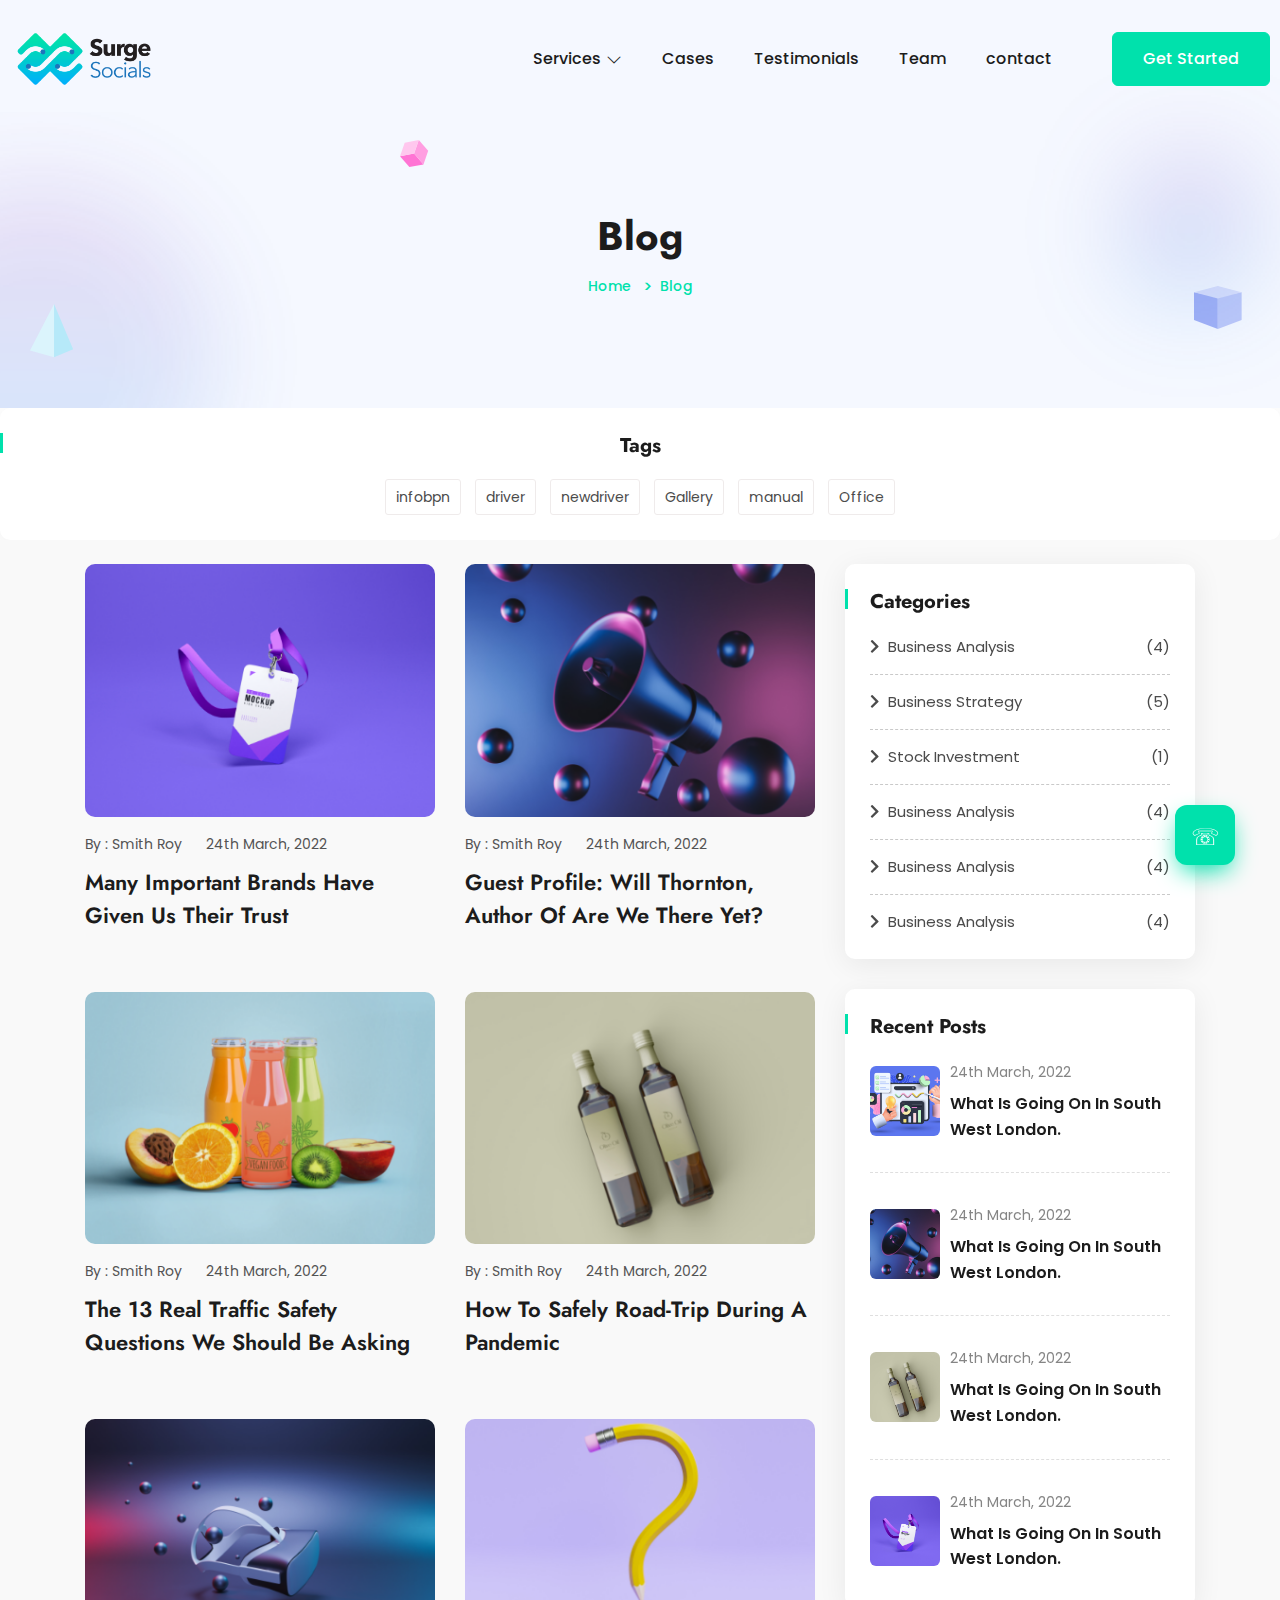
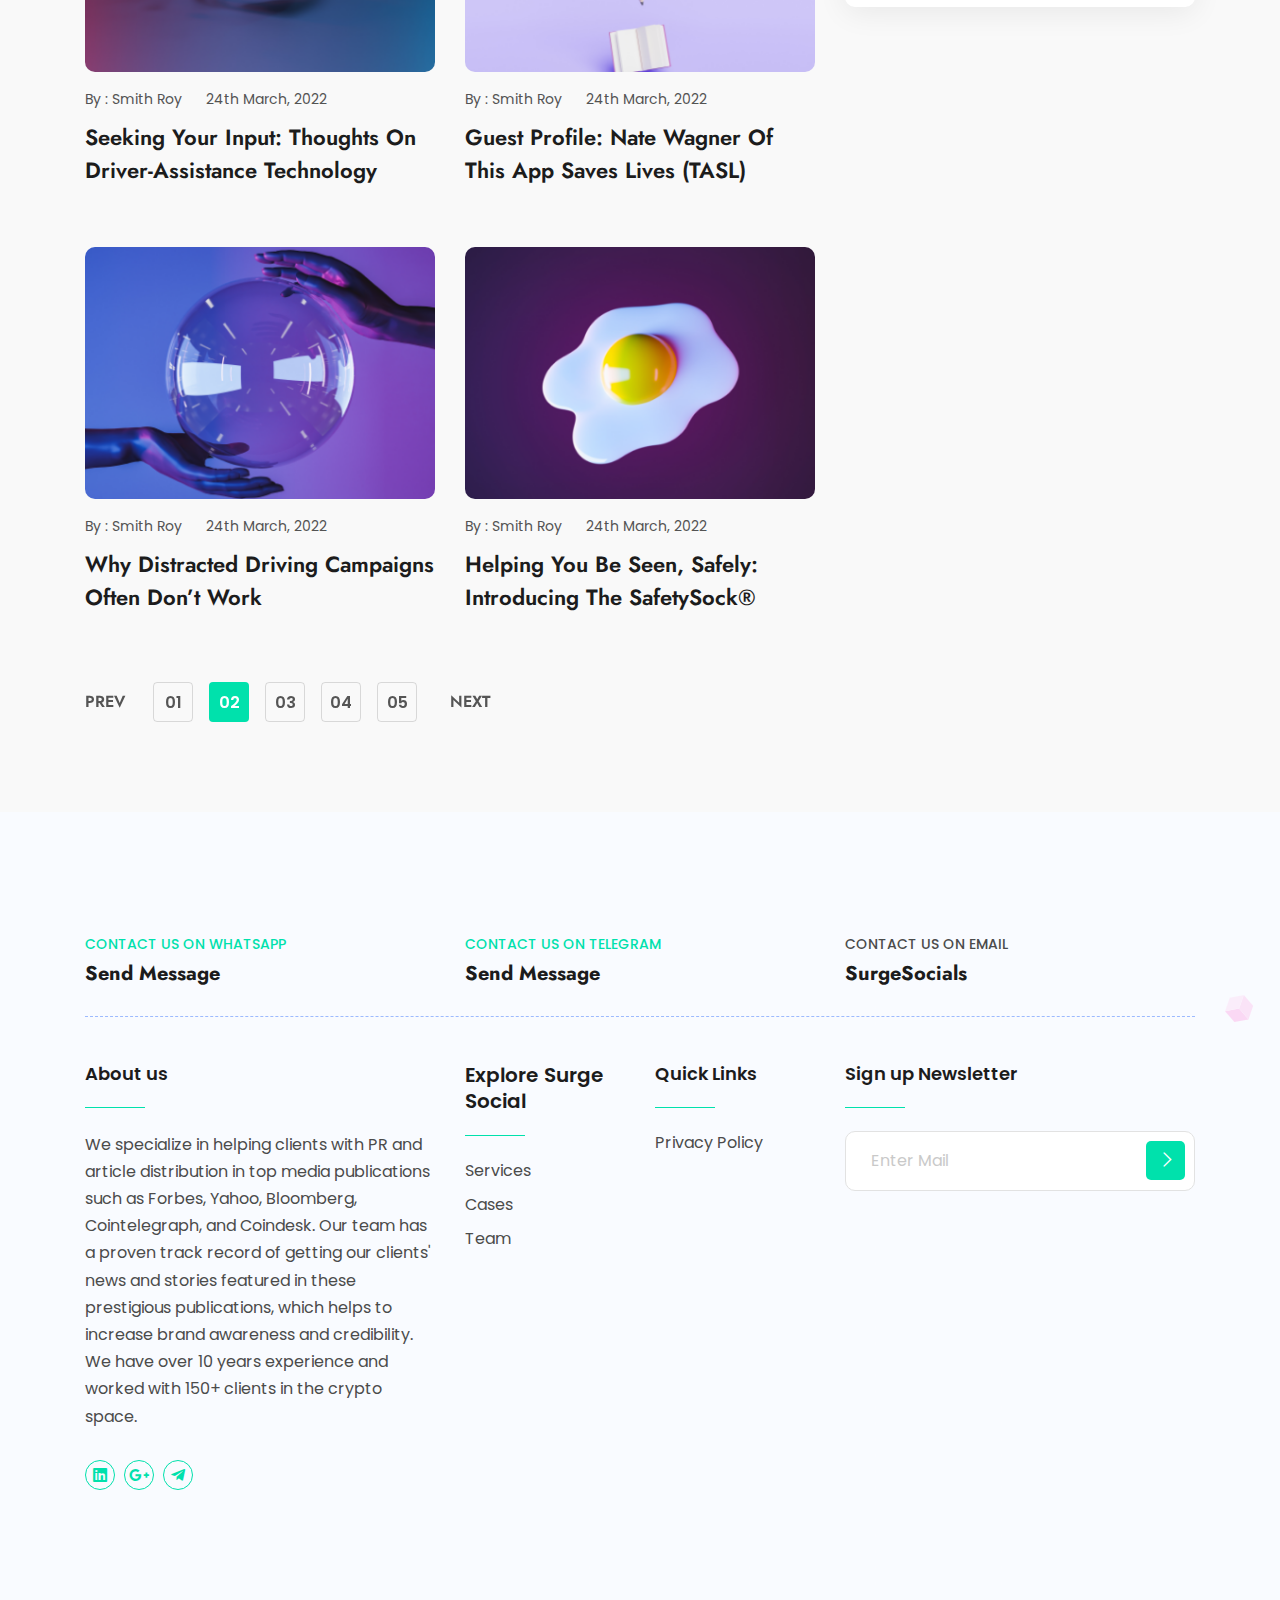
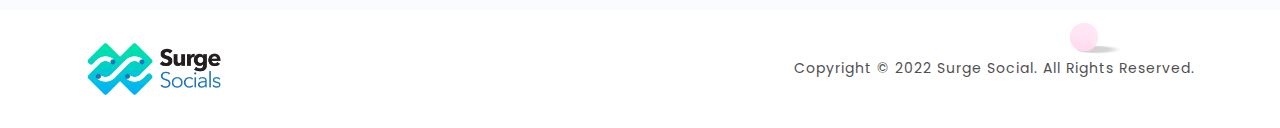
<file: blog.html>
<!DOCTYPE html>
<html lang="en">

<head>
    <meta charset="UTF-8">
    <meta name="viewport" content="width=device-width, initial-scale=1.0">
    <meta http-equiv="X-UA-Compatible" content="ie=edge">
    <title>Blog - Surge Socials</title>
    <link rel="icon" type="image/x-icon" href="/assets/fav-icon.ico">
    <link rel="preconnect" href="https://fonts.googleapis.com">
    <link rel="preconnect" href="https://fonts.gstatic.com" crossorigin>
    <link href="https://fonts.googleapis.com/css2?family=Jost:ital,wght@0,100;0,200;0,300;0,400;0,500;0,600;0,700;0,800;0,900;1,100;1,200;1,300;1,400;1,500;1,600;1,700;1,800;1,900&family=Poppins:ital,wght@0,100;0,200;0,300;0,400;0,500;0,600;0,700;0,800;0,900;1,100;1,200;1,300;1,400;1,500;1,600;1,700;1,800;1,900&display=swap"
        rel="stylesheet">
    <!-- fontawesome css link -->
    <link rel="stylesheet" href="assets/css/fontawesome-all.min.css">
    <!-- bootstrap css link -->
    <link rel="stylesheet" href="assets/css/bootstrap.min.css">
    <!-- favicon -->
    <link rel="shortcut icon" href="https://surgesocials.com/wp-content/uploads/2021/07/cropped-Favicon1-1-32x32.png" type="image/x-icon">
    <!-- swipper css link -->
    <link rel="stylesheet" href="assets/css/swiper.min.css">
    <!-- lightcase css links -->
    <link rel="stylesheet" href="assets/css/lightcase.css">
    <!-- odometer css link -->
    <link rel="stylesheet" href="assets/css/odometer.css">
    <!-- line-awesome-icon css -->
    <link rel="stylesheet" href="assets/css/icomoon.css">
    <!-- line-awesome-icon css -->
    <link rel="stylesheet" href="assets/css/line-awesome.min.css">
    <!-- animate.css -->
    <link rel="stylesheet" href="assets/css/animate.css">
    <!-- aos.css -->
    <link rel="stylesheet" href="assets/css/aos.css">
    <!-- nice select css -->
    <link rel="stylesheet" href="assets/css/nice-select.css">
    <!-- main style css link -->
    <link rel="stylesheet" href="assets/css/style.css">
</head>

<body>



    <!--~~~~~~~~~~~~~~~~~~~~~~~~~~~~~~~~~~~~~~~
    Start Preloader
~~~~~~~~~~~~~~~~~~~~~~~~~~~~~~~~~~~~~~~~-->
    <!-- <div class="preloader">
    <div class="drawing" id="loading">
        <div class="loading-dot"></div>
    </div>
</div> -->
    <!--~~~~~~~~~~~~~~~~~~~~~~~~~~~~~~~~~~~~~~~
    End Preloader
~~~~~~~~~~~~~~~~~~~~~~~~~~~~~~~~~~~~~~~~-->


    <div class="cursor"></div>
    <div class="cursor-follower"></div>


    <!--~~~~~~~~~~~~~~~~~~~~~~~~~~~~~~~~~~~~~~~
    Start Header
~~~~~~~~~~~~~~~~~~~~~~~~~~~~~~~~~~~~~~~~-->
    <header class="header-section two">
        <div class="header">
            <div class="header-bottom-area">
                <div class="container custom-container">
                    <div class="header-menu-content">
                        <nav class="navbar navbar-expand-xl p-0">
                            <a class="site-logo site-title" href="index.html"><img src="assets/images/logo.png" width="140" alt="site-logo"></a>
                            <button class="navbar-toggler d-block d-xl-none ml-auto" type="button" data-toggle="collapse" data-target="#navbarSupportedContent" aria-controls="navbarSupportedContent" aria-expanded="false" aria-label="Toggle navigation">
                                <span class="toggle-bar"></span>
                            </button>
                            <div class="collapse navbar-collapse justify-content-end" id="navbarSupportedContent">
                                <ul class="navbar-nav main-menu">
                                    <li class="menu_has_children">
                                        <a href="#">Services <i class="las la-angle-down"></i></a>
                                        <ul class="sub-menu">
                                            <li><a href="services.html">Influencers</a></li>
                                            <li><a href="services.html">Community</a></li>
                                            <li><a href="services.html">Traffic</a></li>
                                            <li><a href="services.html">PR</a></li>
                                            <li><a href="services.html">Packaging</a></li>
                                        </ul>
                                    </li>
                                    <li><a href="cases.html">Cases</a></li>
                                    <li><a href="testimonials.html">Testimonials</a></li>

                                    <li><a href="team.html">Team</a></li>

                                    <li><a href="contact.html">contact</a></li>



                                </ul>

                                <div class="header-right">
                                    <div class="header-action-area">
                                        <div class="header-action">
                                            <a href="contact.html" class="btn--base">Get Started</a>
                                        </div>
                                    </div>
                                </div>
                            </div>
                        </nav>
                    </div>
                </div>
            </div>
        </div>
    </header>
    <!--~~~~~~~~~~~~~~~~~~~~~~~~~~~~~~~~~~~~~~~
End Header
~~~~~~~~~~~~~~~~~~~~~~~~~~~~~~~~~~~~~~~~-->

    <!--~~~~~~~~~~~~~~~~~~~~~~~~~~~~~~~~~~~~~~~
    Start Banner
~~~~~~~~~~~~~~~~~~~~~~~~~~~~~~~~~~~~~~~~-->
    <section class="banner-section two inner">
        <div class="banner-element-four two">
            <img src="assets/images/element/element-5.png" alt="element">
        </div>
        <div class="banner-element-five two">
            <img src="assets/images/element/element-7.png" alt="element">
        </div>
        <div class="banner-element-nineteen two">
            <img src="assets/images/element/element-6.png" alt="element">
        </div>
        <div class="banner-element-twenty-two two">
            <img src="assets/images/element/element-69.png" alt="element">
        </div>
        <div class="banner-element-twenty-three two">
            <img src="assets/images/element/element-70.png" alt="element">
        </div>
        <div class="container">
            <div class="row justify-content-center align-items-center mb-30-none">
                <div class="col-xl-12 mb-30">
                    <div class="banner-content two">
                        <div class="banner-content-header">
                            <h2 class="title">Blog</h2>
                            <div class="breadcrumb-area">
                                <nav aria-label="breadcrumb">
                                    <ol class="breadcrumb">
                                        <li class="breadcrumb-item"><a href="index.html">Home</a></li>
                                        <li class="breadcrumb-item active" aria-current="page">Blog</li>
                                    </ol>
                                </nav>
                            </div>
                        </div>
                    </div>
                </div>
            </div>
        </div>
    </section>
    <!--~~~~~~~~~~~~~~~~~~~~~~~~~~~~~~~~~~~~~~~
    End Banner
~~~~~~~~~~~~~~~~~~~~~~~~~~~~~~~~~~~~~~~~-->


    <!--~~~~~~~~~~~~~~~~~~~~~~~~~~~~~~~~~~~~~~~
    Start Scroll-To-Top
~~~~~~~~~~~~~~~~~~~~~~~~~~~~~~~~~~~~~~~~-->
    <div class="floating-container ">
        <div class="floating-button">☏</div>
        <div class="element-container">

            <span class="float-element">
                <a href="mailto:business@surgesocials.com"><i class="fab fa-google-plus-g"></i></a>
            </span>
            <span class="float-element">
                <a href="https://t.me/HarrySurgeSocials"><i class="fab fa-telegram-plane"></i></a>
            </span>
            <span class="float-element">
                <a href="https://api.whatsapp.com/send?phone=+917222973131"><i class="fab fa-whatsapp"></i></a>
            </span>
        </div>
    </div>
    <!--~~~~~~~~~~~~~~~~~~~~~~~~~~~~~~~~~~~~~~~
    End Scroll-To-Top
~~~~~~~~~~~~~~~~~~~~~~~~~~~~~~~~~~~~~~~~-->
    <div class="widget-box" style="text-align: center;">
        <h4 class="widget-title">Tags</h4>
        <div class="tag-widget-box">
            <ul class="tag-list" style="display: inline-block;
        ">
                <li><a href="#0">infobpn</a></li>
                <li><a href="#0">driver</a></li>
                <li><a href="#0">newdriver</a></li>
                <li><a href="#0">Gallery</a></li>
                <li><a href="#0">manual</a></li>
                <li><a href="#0">Office</a></li>
            </ul>
        </div>
    </div>

    <!--~~~~~~~~~~~~~~~~~~~~~~~~~~~~~~~~~~~~~~~
    Start Blog
~~~~~~~~~~~~~~~~~~~~~~~~~~~~~~~~~~~~~~~~-->
    <section class="blog-section ">
        <br>
        <div class="container">
            <div class="row justify-content-center mb-60-none">
                <div class="col-xl-8 col-lg-8 mb-60">
                    <div class="row justify-content-center mb-60-none">
                        <div class="col-xl-6 col-lg-6 col-md-6 col-sm-6 mb-60">
                            <div class="blog-item">
                                <div class="blog-thumb">
                                    <img src="assets/images/blog/blog-4.png" alt="blog">
                                </div>
                                <div class="blog-content">
                                    <div class="blog-post-meta">
                                        <span class="user">By : Smith Roy</span>
                                        <span class="date">24th March, 2022</span>
                                    </div>
                                    <h3 class="title"><a href="">Many important brands have
                                            given us their trust</a></h3>
                                </div>
                            </div>
                        </div>
                        <div class="col-xl-6 col-lg-6 col-md-6 col-sm-6 mb-60">
                            <div class="blog-item">
                                <div class="blog-thumb">
                                    <img src="assets/images/blog/blog-5.png" alt="blog">
                                </div>
                                <div class="blog-content">
                                    <div class="blog-post-meta">
                                        <span class="user">By : Smith Roy</span>
                                        <span class="date">24th March, 2022</span>
                                    </div>
                                    <h3 class="title"><a href="">Guest Profile: Will Thornton, Author of Are We There
                                            Yet?</a></h3>
                                </div>
                            </div>
                        </div>
                        <div class="col-xl-6 col-lg-6 col-md-6 col-sm-6 mb-60">
                            <div class="blog-item">
                                <div class="blog-thumb">
                                    <img src="assets/images/blog/blog-6.png" alt="blog">
                                </div>
                                <div class="blog-content">
                                    <div class="blog-post-meta">
                                        <span class="user">By : Smith Roy</span>
                                        <span class="date">24th March, 2022</span>
                                    </div>
                                    <h3 class="title"><a href="">The 13 Real Traffic Safety Questions We Should Be
                                            Asking</a></h3>
                                </div>
                            </div>
                        </div>
                        <div class="col-xl-6 col-lg-6 col-md-6 col-sm-6 mb-60">
                            <div class="blog-item">
                                <div class="blog-thumb">
                                    <img src="assets/images/blog/blog-7.png" alt="blog">
                                </div>
                                <div class="blog-content">
                                    <div class="blog-post-meta">
                                        <span class="user">By : Smith Roy</span>
                                        <span class="date">24th March, 2022</span>
                                    </div>
                                    <h3 class="title"><a href="">How to Safely Road-Trip During a Pandemic</a></h3>
                                </div>
                            </div>
                        </div>
                        <div class="col-xl-6 col-lg-6 col-md-6 col-sm-6 mb-60">
                            <div class="blog-item">
                                <div class="blog-thumb">
                                    <img src="assets/images/blog/blog-8.png" alt="blog">
                                </div>
                                <div class="blog-content">
                                    <div class="blog-post-meta">
                                        <span class="user">By : Smith Roy</span>
                                        <span class="date">24th March, 2022</span>
                                    </div>
                                    <h3 class="title"><a href="">Seeking Your Input: Thoughts on Driver-Assistance
                                            Technology</a></h3>
                                </div>
                            </div>
                        </div>
                        <div class="col-xl-6 col-lg-6 col-md-6 col-sm-6 mb-60">
                            <div class="blog-item">
                                <div class="blog-thumb">
                                    <img src="assets/images/blog/blog-9.png" alt="blog">
                                </div>
                                <div class="blog-content">
                                    <div class="blog-post-meta">
                                        <span class="user">By : Smith Roy</span>
                                        <span class="date">24th March, 2022</span>
                                    </div>
                                    <h3 class="title"><a href="">Guest Profile: Nate Wagner of This App Saves Lives
                                            (TASL)</a></h3>
                                </div>
                            </div>
                        </div>
                        <div class="col-xl-6 col-lg-6 col-md-6 col-sm-6 mb-60">
                            <div class="blog-item">
                                <div class="blog-thumb">
                                    <img src="assets/images/blog/blog-10.png" alt="blog">
                                </div>
                                <div class="blog-content">
                                    <div class="blog-post-meta">
                                        <span class="user">By : Smith Roy</span>
                                        <span class="date">24th March, 2022</span>
                                    </div>
                                    <h3 class="title"><a href="">Why Distracted Driving Campaigns Often Don’t Work</a>
                                    </h3>
                                </div>
                            </div>
                        </div>
                        <div class="col-xl-6 col-lg-6 col-md-6 col-sm-6 mb-60">
                            <div class="blog-item">
                                <div class="blog-thumb">
                                    <img src="assets/images/blog/blog-11.png" alt="blog">
                                </div>
                                <div class="blog-content">
                                    <div class="blog-post-meta">
                                        <span class="user">By : Smith Roy</span>
                                        <span class="date">24th March, 2022</span>
                                    </div>
                                    <h3 class="title"><a href="">Helping You Be Seen, Safely: Introducing the
                                            SafetySock®</a></h3>
                                </div>
                            </div>
                        </div>
                    </div>
                </div>
                <div class="col-xl-4 col-lg-4 mb-60">
                    <div class="sidebar">
                        <div class="widget-box mb-30">
                            <h4 class="widget-title">Categories</h4>
                            <div class="category-widget-box">
                                <ul class="category-list">
                                    <li><a href="#0"><i class="fas fa-chevron-right"></i> Business Analysis
                                            <span>4</span></a></li>
                                    <li><a href="#0"><i class="fas fa-chevron-right"></i> Business Strategy
                                            <span>5</span></a></li>
                                    <li><a href="#0"><i class="fas fa-chevron-right"></i> Stock Investment
                                            <span>1</span></a></li>
                                    <li><a href="#0"><i class="fas fa-chevron-right"></i> Business Analysis
                                            <span>4</span></a></li>
                                    <li><a href="#0"><i class="fas fa-chevron-right"></i> Business Analysis
                                            <span>4</span></a></li>
                                    <li><a href="#0"><i class="fas fa-chevron-right"></i> Business Analysis
                                            <span>4</span></a></li>
                                </ul>
                            </div>
                        </div>

                        <div class="widget-box mb-30">
                            <h4 class="widget-title">Recent Posts</h4>
                            <div class="popular-widget-box">
                                <div class="single-popular-item d-flex flex-wrap align-items-center">
                                    <div class="popular-item-thumb">
                                        <img src="assets/images/blog/blog-1.png" alt="blog">
                                    </div>
                                    <div class="popular-item-content">
                                        <span class="blog-date">24th March, 2022</span>
                                        <h5 class="title"><a href="">What Is Going On In South West London.</a></h5>
                                    </div>
                                </div>
                                <div class="single-popular-item d-flex flex-wrap align-items-center">
                                    <div class="popular-item-thumb">
                                        <img src="assets/images/blog/blog-5.png" alt="blog">
                                    </div>
                                    <div class="popular-item-content">
                                        <span class="blog-date">24th March, 2022</span>
                                        <h5 class="title"><a href="">What Is Going On In South West London.</a></h5>
                                    </div>
                                </div>
                                <div class="single-popular-item d-flex flex-wrap align-items-center">
                                    <div class="popular-item-thumb">
                                        <img src="assets/images/blog/blog-7.png" alt="blog">
                                    </div>
                                    <div class="popular-item-content">
                                        <span class="blog-date">24th March, 2022</span>
                                        <h5 class="title"><a href="">What Is Going On In South West London.</a></h5>
                                    </div>
                                </div>
                                <div class="single-popular-item d-flex flex-wrap align-items-center">
                                    <div class="popular-item-thumb">
                                        <img src="assets/images/blog/blog-4.png" alt="blog">
                                    </div>
                                    <div class="popular-item-content">
                                        <span class="blog-date">24th March, 2022</span>
                                        <h5 class="title"><a href="">What Is Going On In South West London.</a></h5>
                                    </div>
                                </div>
                            </div>
                        </div>

                    </div>
                </div>
            </div>
            <nav>
                <ul class="pagination">
                    <li class="page-item prev">
                        <a class="page-link" href="#" rel="prev" aria-label="Prev &raquo;">PREV</a>
                    </li>
                    <li class="page-item"><a class="page-link" href="#">01</a></li>
                    <li class="page-item active" aria-current="page"><span class="page-link">02</span></li>
                    <li class="page-item"><a class="page-link" href="#">03</a></li>
                    <li class="page-item"><a class="page-link" href="#">04</a></li>
                    <li class="page-item"><a class="page-link" href="#">05</a></li>
                    <li class="page-item next">
                        <a class="page-link" href="#" rel="next" aria-label="Next &raquo;">NEXT</a>
                    </li>
                </ul>
            </nav>
        </div>
    </section>
    <!--~~~~~~~~~~~~~~~~~~~~~~~~~~~~~~~~~~~~~~~
    End Blog
~~~~~~~~~~~~~~~~~~~~~~~~~~~~~~~~~~~~~~~~-->






    <!--~~~~~~~~~~~~~~~~~~~~~~~~~~~~~~~~~~~~~~~
    Start Footer
~~~~~~~~~~~~~~~~~~~~~~~~~~~~~~~~~~~~~~~~-->
    <footer class="footer-section two">
        <div class="footer-element-three">
            <img src="assets/images/element/element-40.png" alt="element">
        </div>
        <div class="footer-element-seven two">
            <img src="assets/images/element/element-39.png" alt="element">
        </div>
        <div class="footer-element-eight">
            <img src="assets/images/element/element-7.png" alt="element">
        </div>
        <div class="footer-area ptb-120">
            <div class="footer-area-element">
                <img src="assets/images/element/element-57.png" alt="element">
            </div>
            <div class="container">
                <div class="footer-top-area">
                    <div class="row mb-30-none">
                        <div class="col-xl-4 col-lg-4 col-md-6 mb-30">
                            <div class="footer-widget">
                                <ul class="footer-contact-list">
                                    <li>
                                        <span class="sub-title">Contact us on whatsapp </span>
                                        <h4 class="link-title"><a href="https://api.whatsapp.com/send?phone=+917222973131">Send Message</a>
                                        </h4>
                                    </li>
                                </ul>
                            </div>
                        </div>
                        <div class="col-xl-4 col-lg-4 col-md-6 mb-30">
                            <div class="footer-widget">
                                <ul class="footer-contact-list">
                                    <li>
                                        <span class="sub-title">Contact us on Telegram</span>
                                        <h4 class="link-title"><a href="https://t.me/HarrySurgeSocials">Send Message</a>
                                        </h4>
                                    </li>
                                </ul>
                            </div>
                        </div>
                        <div class="col-xl-4 col-lg-4 col-md-6 mb-30">
                            <div class="footer-widget">
                                <ul class="footer-contact-list">
                                    <li>
                                        <span class="sub-title">Contact us on Email</span>
                                        <h4 class="link-title"><a href="mailto:business@surgesocials.com">SurgeSocials</a></h4>
                                    </li>
                                </ul>
                            </div>
                        </div>
                        <!-- <div class="col-xl-4 col-lg-4 col-md-6 mb-30">
                        <div class="footer-widget">
                            <ul class="footer-contact-list">
                                <li>
                                    <span class="sub-title">Office hours</span>
                                    <h4 class="link-title">Mon-Sat 9:00 - 7:00</h4>
                                </li>
                            </ul>
                        </div>
                    </div> -->
                    </div>
                </div>
                <div class="footer-bottom-area">
                    <div class="row mb-30-none">
                        <div class="col-xl-4 col-lg-4 col-md-6 mb-30">
                            <div class="footer-widget">
                                <h5 class="title">About us</h5>
                                <p style="text-align: left;">We specialize in helping clients with PR and article distribution in top media publications such as Forbes, Yahoo, Bloomberg, Cointelegraph, and Coindesk. Our team has a proven track record of getting our clients' news
                                    and stories featured in these prestigious publications, which helps to increase brand awareness and credibility. We have over 10 years experience and worked with 150+ clients in the crypto space. </p>
                                <ul class="footer-social">

                                    <li><a href="https://www.linkedin.com/company/surgesocials/"><i
                                                class="fab fa-linkedin"></i></a></li>
                                    <li><a href="mailto:business@surgesocials.com"><i
                                                class="fab fa-google-plus-g"></i></a></li>
                                    <li><a href="https://t.me/HarrySurgeSocials"><i
                                                class="fab fa-telegram-plane"></i></a></li>
                                </ul>
                            </div>
                        </div>
                        <div class="col-xl-2 col-lg-2 col-md-6 mb-30">
                            <div class="footer-widget">
                                <h4 class="title">Explore Surge Social</h4>
                                <ul class="footer-list">
                                    <li><a href="Services.html">Services</a></li>
                                    <li><a href="cases.html">Cases</a></li>
                                    <li><a href="team.html">Team</a></li>

                                </ul>
                            </div>
                        </div>
                        <div class="col-xl-2 col-lg-2 col-md-6 mb-30">
                            <div class="footer-widget">
                                <h5 class="title">Quick Links</h5>
                                <ul class="footer-list">

                                    <li><a href="privacypolicy.html">Privacy Policy</a></li>

                                </ul>
                            </div>
                        </div>
                        <div class="col-xl-4 col-lg-4 col-md-6 mb-30">
                            <div class="footer-widget">
                                <h5 class="title">Sign up Newsletter</h5>
                                <form class="footer-subscribe-form">
                                    <input type="email" class="form--control" placeholder="Enter Mail">
                                    <button type="submit"><i class="las la-angle-right"></i></button>
                                </form>
                            </div>
                        </div>
                    </div>
                </div>
            </div>
        </div>
        <div class="copyright-wrapper two">
            <div class="container">
                <div class="row justify-content-center">
                    <div class="col-xl-12 text-center">
                        <div class="copyright-area">
                            <div class="footer-logo">
                                <a class="site-logo site-title" href="index.html"><img src="assets/images/logo.png" width="140" alt="site-logo"></a>
                            </div>
                            <p>Copyright © 2022 <a href="index.html">Surge Social</a>. All Rights Reserved. </p>
                        </div>
                    </div>
                </div>
            </div>
        </div>
    </footer>
    <!--~~~~~~~~~~~~~~~~~~~~~~~~~~~~~~~~~~~~~~~
    End Footer
~~~~~~~~~~~~~~~~~~~~~~~~~~~~~~~~~~~~~~~~-->





    <!-- jquery -->
    <script src="assets/js/jquery-3.6.0.min.js"></script>
    <!-- bootstrap js -->
    <script src="assets/js/bootstrap.min.js"></script>
    <!-- swipper js -->
    <script src="assets/js/swiper.min.js"></script>
    <!-- lightcase js-->
    <script src="assets/js/lightcase.js"></script>
    <!-- odometer js -->
    <script src="assets/js/odometer.min.js"></script>
    <!-- viewport js -->
    <script src="assets/js/viewport.jquery.js"></script>
    <!-- aos js file -->
    <script src="assets/js/aos.js"></script>
    <!-- nice select js -->
    <script src="assets/js/jquery.nice-select.js"></script>
    <!-- isotope js -->
    <script src="assets/js/isotope.pkgd.min.js"></script>
    <!-- tweenMax js -->
    <script src="assets/js/TweenMax.min.js"></script>
    <!-- main -->
    <script src="assets/js/main.js"></script>


</body>

</html>
</file>
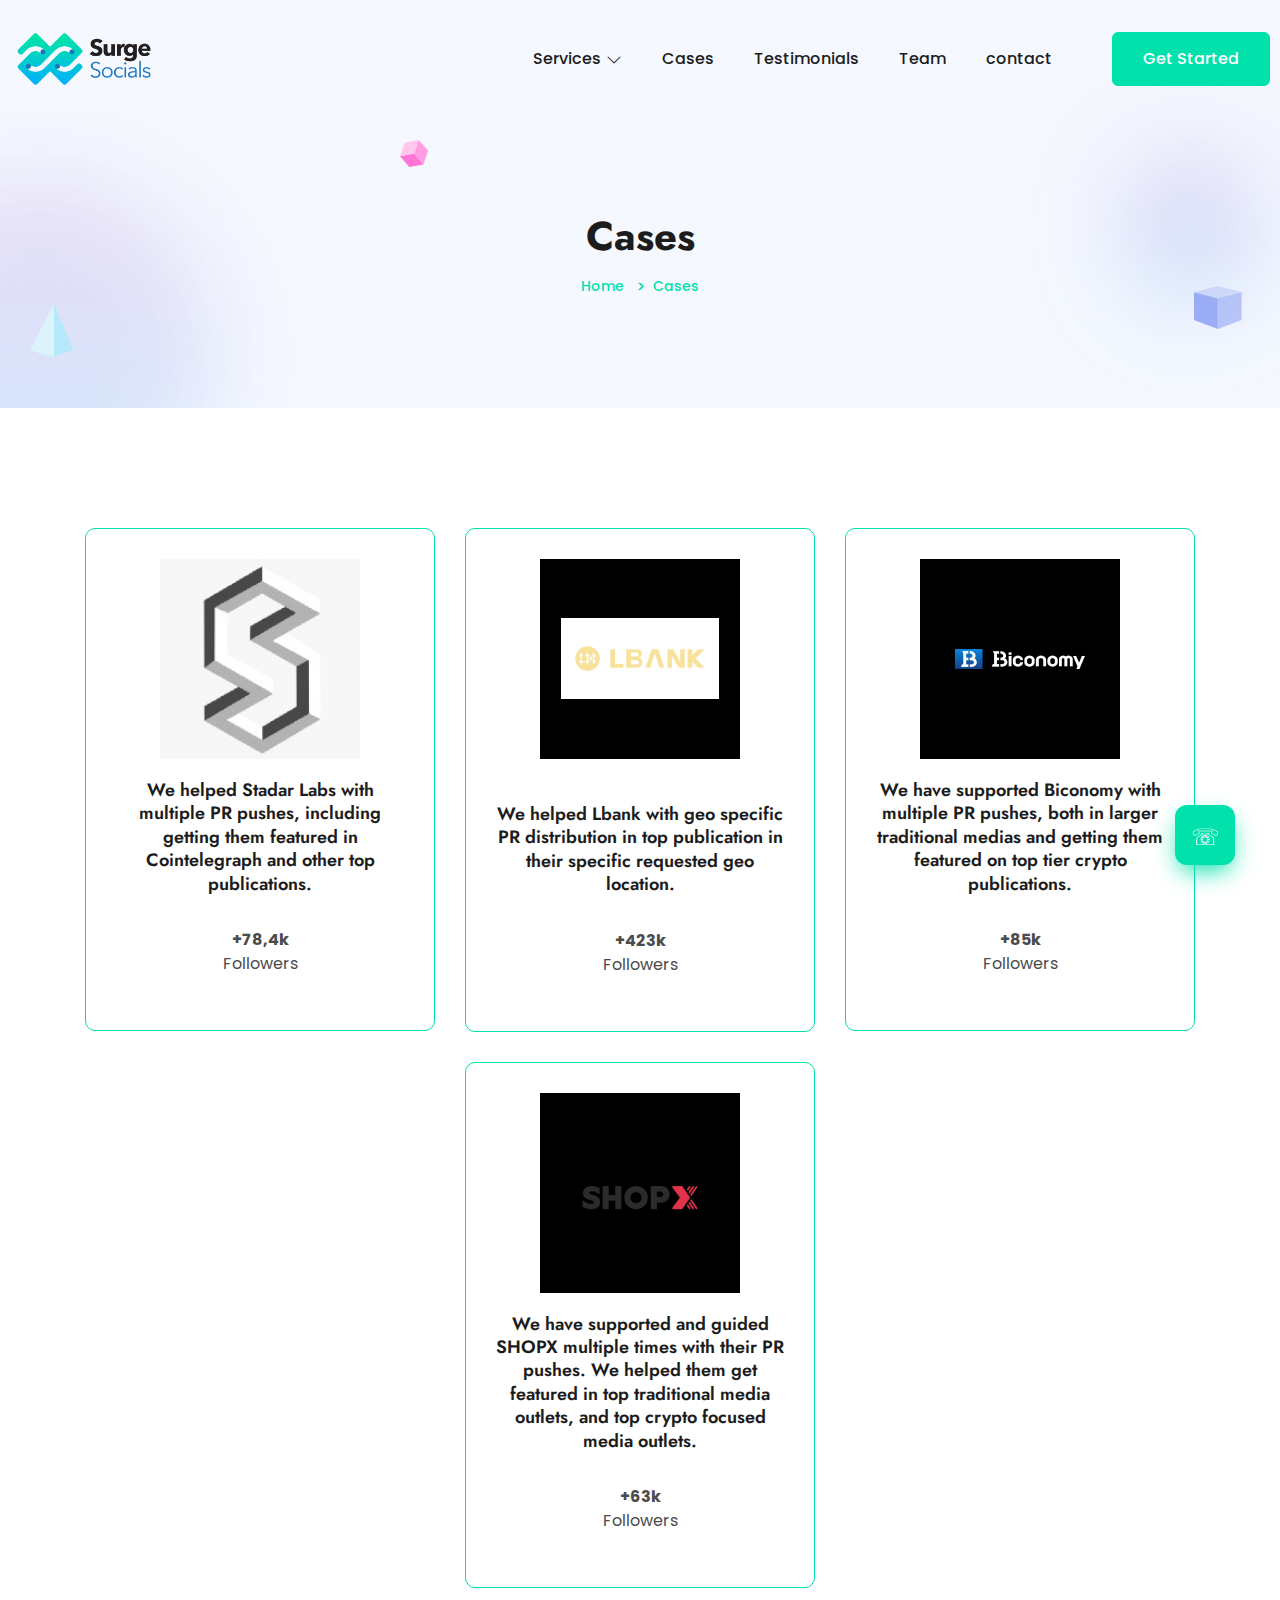
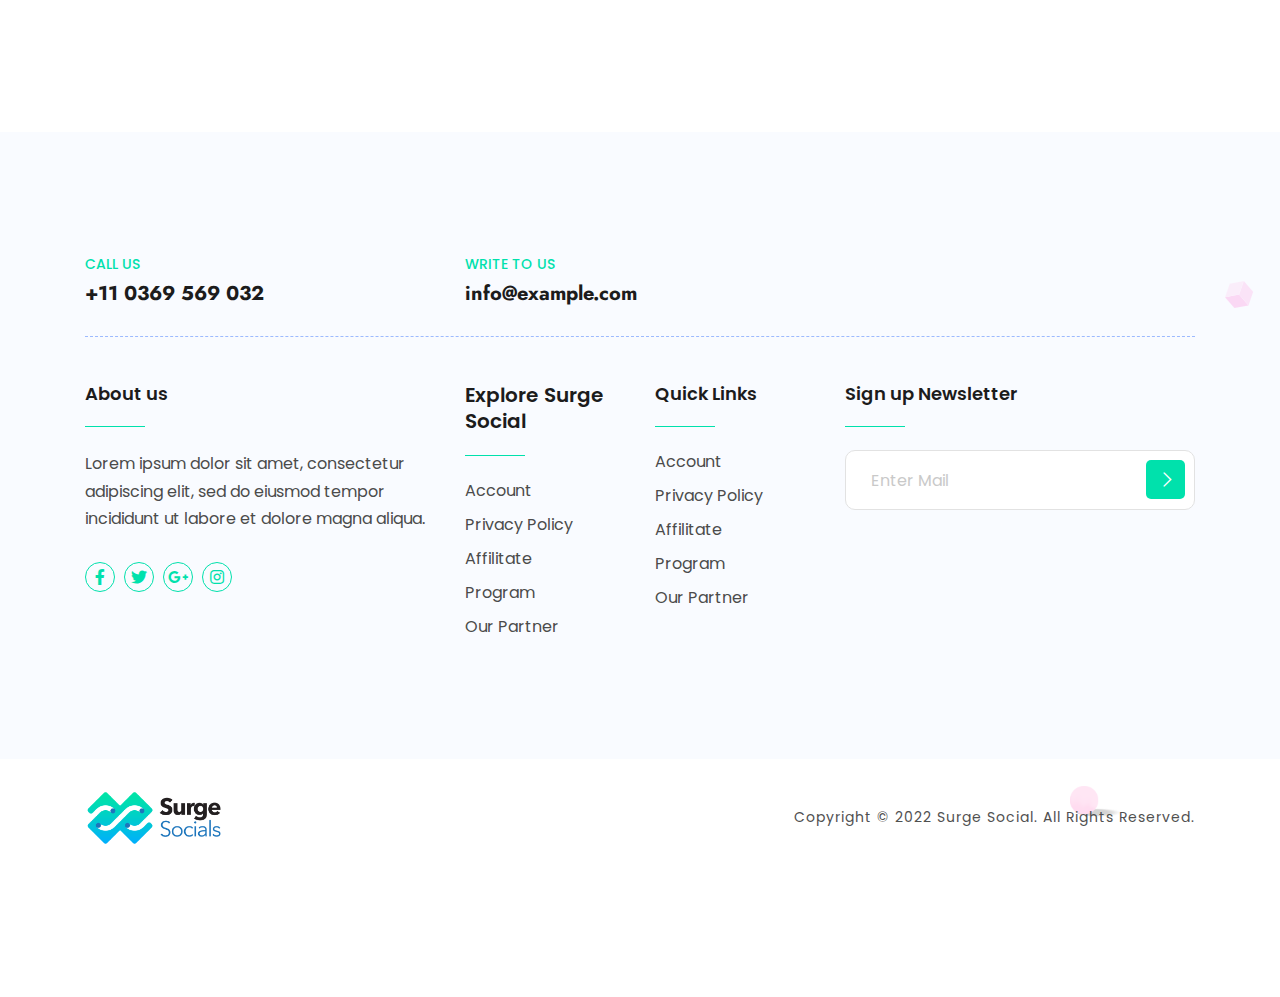
<file: cases.html>
<!DOCTYPE html>
<html lang="en">

<head>
    <meta charset="UTF-8">
    <meta name="viewport" content="width=device-width, initial-scale=1.0">
    <meta http-equiv="X-UA-Compatible" content="ie=edge">
    <title>Cases - Surge Socials</title>
    <link rel="icon" type="image/x-icon" href="/assets/fav-icon.ico">
    <link rel="preconnect" href="https://fonts.googleapis.com">
    <link rel="preconnect" href="https://fonts.gstatic.com" crossorigin>
    <link href="https://fonts.googleapis.com/css2?family=Jost:ital,wght@0,100;0,200;0,300;0,400;0,500;0,600;0,700;0,800;0,900;1,100;1,200;1,300;1,400;1,500;1,600;1,700;1,800;1,900&family=Poppins:ital,wght@0,100;0,200;0,300;0,400;0,500;0,600;0,700;0,800;0,900;1,100;1,200;1,300;1,400;1,500;1,600;1,700;1,800;1,900&display=swap"
        rel="stylesheet">
    <!-- fontawesome css link -->
    <link rel="stylesheet" href="assets/css/fontawesome-all.min.css">
    <!-- bootstrap css link -->
    <link rel="stylesheet" href="assets/css/bootstrap.min.css">
    <!-- favicon -->
    <link rel="shortcut icon" href="https://surgesocials.com/wp-content/uploads/2021/07/cropped-Favicon1-1-32x32.png" type="image/x-icon">
    <!-- swipper css link -->
    <link rel="stylesheet" href="assets/css/swiper.min.css">
    <!-- lightcase css links -->
    <link rel="stylesheet" href="assets/css/lightcase.css">
    <!-- odometer css link -->
    <link rel="stylesheet" href="assets/css/odometer.css">
    <!-- line-awesome-icon css -->
    <link rel="stylesheet" href="assets/css/icomoon.css">
    <!-- line-awesome-icon css -->
    <link rel="stylesheet" href="assets/css/line-awesome.min.css">
    <!-- animate.css -->
    <link rel="stylesheet" href="assets/css/animate.css">
    <!-- aos.css -->
    <link rel="stylesheet" href="assets/css/aos.css">
    <!-- nice select css -->
    <link rel="stylesheet" href="assets/css/nice-select.css">
    <!-- main style css link -->
    <link rel="stylesheet" href="assets/css/style.css">
</head>

<body>



    <!--~~~~~~~~~~~~~~~~~~~~~~~~~~~~~~~~~~~~~~~
    Start Preloader
~~~~~~~~~~~~~~~~~~~~~~~~~~~~~~~~~~~~~~~~-->
    <!-- <div class="preloader">
    <div class="drawing" id="loading">
        <div class="loading-dot"></div>
    </div>
</div> -->
    <!--~~~~~~~~~~~~~~~~~~~~~~~~~~~~~~~~~~~~~~~
    End Preloader
~~~~~~~~~~~~~~~~~~~~~~~~~~~~~~~~~~~~~~~~-->


    <div class="cursor"></div>
    <div class="cursor-follower"></div>


    <!--~~~~~~~~~~~~~~~~~~~~~~~~~~~~~~~~~~~~~~~
    Start Header
~~~~~~~~~~~~~~~~~~~~~~~~~~~~~~~~~~~~~~~~-->
    <header class="header-section two">
        <div class="header">
            <div class="header-bottom-area">
                <div class="container custom-container">
                    <div class="header-menu-content">
                        <nav class="navbar navbar-expand-xl p-0">
                            <a class="site-logo site-title" href="index.html"><img src="assets/images/logo.png" width="140" alt="site-logo"></a>
                            <button class="navbar-toggler d-block d-xl-none ml-auto" type="button" data-toggle="collapse" data-target="#navbarSupportedContent" aria-controls="navbarSupportedContent" aria-expanded="false" aria-label="Toggle navigation">
                                <span class="toggle-bar"></span>
                            </button>
                            <div class="collapse navbar-collapse justify-content-end" id="navbarSupportedContent">
                                <ul class="navbar-nav main-menu">
                                    <li class="menu_has_children">
                                        <a href="#">Services <i class="las la-angle-down"></i></a>
                                        <ul class="sub-menu">
                                            <li><a href="services.html">Influencers</a></li>
                                            <li><a href="services.html">Community</a></li>
                                            <li><a href="services.html">Traffic</a></li>
                                            <li><a href="services.html">PR</a></li>
                                            <li><a href="services.html">Packaging</a></li>
                                        </ul>
                                    </li>
                                    <li><a href="cases.html">Cases</a></li>
                                    <li><a href="testimonials.html">Testimonials</a></li>

                                    <li><a href="team.html">Team</a></li>

                                    <li><a href="contact.html">contact</a></li>



                                </ul>

                                <div class="header-right">
                                    <div class="header-action-area">
                                        <div class="header-action">
                                            <a href="contact.html" class="btn--base">Get Started</a>
                                        </div>
                                    </div>
                                </div>
                            </div>
                        </nav>
                    </div>
                </div>
            </div>
        </div>
    </header>
    <!--~~~~~~~~~~~~~~~~~~~~~~~~~~~~~~~~~~~~~~~
End Header
~~~~~~~~~~~~~~~~~~~~~~~~~~~~~~~~~~~~~~~~-->


    <!--~~~~~~~~~~~~~~~~~~~~~~~~~~~~~~~~~~~~~~~
    Start Banner
~~~~~~~~~~~~~~~~~~~~~~~~~~~~~~~~~~~~~~~~-->
    <section class="banner-section two inner">
        <div class="banner-element-four two">
            <img src="assets/images/element/element-5.png" alt="element">
        </div>
        <div class="banner-element-five two">
            <img src="assets/images/element/element-7.png" alt="element">
        </div>
        <div class="banner-element-nineteen two">
            <img src="assets/images/element/element-6.png" alt="element">
        </div>
        <div class="banner-element-twenty-two two">
            <img src="assets/images/element/element-69.png" alt="element">
        </div>
        <div class="banner-element-twenty-three two">
            <img src="assets/images/element/element-70.png" alt="element">
        </div>
        <div class="container">
            <div class="row justify-content-center align-items-center mb-30-none">
                <div class="col-xl-12 mb-30">
                    <div class="banner-content two">
                        <div class="banner-content-header">
                            <h2 class="title">Cases</h2>
                            <div class="breadcrumb-area">
                                <nav aria-label="breadcrumb">
                                    <ol class="breadcrumb">
                                        <li class="breadcrumb-item"><a href="index.html">Home</a></li>
                                        <li class="breadcrumb-item active" aria-current="page">Cases</li>
                                    </ol>
                                </nav>
                            </div>
                        </div>
                    </div>
                </div>
            </div>
        </div>
    </section>
    <!--~~~~~~~~~~~~~~~~~~~~~~~~~~~~~~~~~~~~~~~
    End Banner
~~~~~~~~~~~~~~~~~~~~~~~~~~~~~~~~~~~~~~~~-->

    <!--~~~~~~~~~~~~~~~~~~~~~~~~~~~~~~~~~~~~~~~
    Start Plan
~~~~~~~~~~~~~~~~~~~~~~~~~~~~~~~~~~~~~~~~-->
    <div class="plan-section ptb-120">
        <div class="container">
            <div class="row justify-content-center mb-30-none">
                <div class="col-xl-4 col-lg-6 col-md-6 col-sm-10 mb-30">
                    <div class="plan-item">

                        <div class="plan-header">
                            <img style="margin: auto;" alt="Twitter ads" width="200" height="50" loading="lazy" class="done-projects-card__logo--img" src="assets/images/caselogo-1.jpeg ">

                        </div>
                        <div class="plan-body">
                            <!-- <div class="plan-price-area">
                                <h2 class="price-title">$69<sub>Monthly</sub></h2>
                            </div> -->
                            <h5 style="text-align: center" class="title">We helped Stadar Labs with multiple PR pushes, including getting them featured in Cointelegraph and other top publications.</h5>
                            <div class="cases-section">

                                <div class=" cases">
                                    <strong class="done-projects-card__info--value">+78,4k </strong>
                                    <span class="done-projects-card__info--name"> Followers </span>
                                </div>

                            </div>

                        </div>
                    </div>

                </div>
                <div class="col-xl-4 col-lg-6 col-md-6 col-sm-10 mb-30">
                    <div class="plan-item">

                        <div class="plan-header">
                            <img style="margin: auto;" alt="Twitter ads" width="200" height="50" loading="lazy" class="done-projects-card__logo--img" src="assets/images/brand/lbank.jpeg ">

                        </div>
                        <br>
                        <div class="plan-body">
                            <!-- <div class="plan-price-area">
                                <h2 class="price-title">$69<sub>Monthly</sub></h2>
                            </div> -->
                            <h5 style="text-align: center" class="title">We helped Lbank with geo specific PR distribution in top publication in their specific requested geo location.</h5>
                            <div class="cases-section">

                                <div class=" cases">
                                    <strong class="done-projects-card__info--value"> +423k</strong>
                                    <span class="done-projects-card__info--name"> Followers </span>
                                </div>

                            </div>

                        </div>
                    </div>

                </div>
                <div class="col-xl-4 col-lg-6 col-md-6 col-sm-10 mb-30">
                    <div class="plan-item">

                        <div class="plan-header">
                            <img style="margin: auto;" alt="Twitter ads" width="200" height="50" loading="lazy" class="done-projects-card__logo--img" src="assets/images/brand/Biconomy_Logo.png">

                        </div>
                        <div class="plan-body">
                            <!-- <div class="plan-price-area">
                                <h2 class="price-title">$69<sub>Monthly</sub></h2>
                            </div> -->
                            <h5 style="text-align: center" class="title">We have supported Biconomy with multiple PR pushes, both in larger traditional medias and getting them featured on top tier crypto publications.
                            </h5>
                            <div class="cases-section">

                                <div class=" cases">
                                    <strong class="done-projects-card__info--value">+85k </strong>
                                    <span class="done-projects-card__info--name"> Followers </span>
                                </div>

                            </div>

                        </div>
                    </div>

                </div>
                <div class="col-xl-4 col-lg-6 col-md-6 col-sm-10 mb-30">
                    <div class="plan-item">

                        <div class="plan-header">
                            <img style="margin: auto;" alt="Twitter ads" width="200" height="50" loading="lazy" class="done-projects-card__logo--img" src="assets/images/brand/Shopx_logo.png">

                        </div>
                        <div class="plan-body">
                            <!-- <div class="plan-price-area">
                                <h2 class="price-title">$69<sub>Monthly</sub></h2>
                            </div> -->
                            <h5 style="text-align: center" class="title">We have supported and guided SHOPX multiple times with their PR pushes. We helped them get featured in top traditional media outlets, and top crypto focused media outlets.</h5>
                            <div class="cases-section">

                                <div class=" cases">
                                    <strong class="done-projects-card__info--value">+63k</strong>
                                    <span class="done-projects-card__info--name"> Followers </span>
                                </div>

                            </div>

                        </div>
                    </div>

                </div>
            </div>
        </div>
        <!--~~~~~~~~~~~~~~~~~~~~~~~~~~~~~~~~~~~~~~~
    End Plan
~~~~~~~~~~~~~~~~~~~~~~~~~~~~~~~~~~~~~~~~-->

        <br>
        <br>
        <br>
        <br>
        <br>
        <br>
        <!--~~~~~~~~~~~~~~~~~~~~~~~~~~~~~~~~~~~~~~~
    Start Scroll-To-Top
~~~~~~~~~~~~~~~~~~~~~~~~~~~~~~~~~~~~~~~~-->
        <div class="floating-container ">
            <div class="floating-button">☏</div>
            <div class="element-container">

                <span class="float-element">
                <a href="mailto:business@surgesocials.com"><i class="fab fa-google-plus-g"></i></a>
            </span>
                <span class="float-element">
                <a href="https://t.me/HarrySurgeSocials"><i class="fab fa-telegram-plane"></i></a>
            </span>
                <span class="float-element">
                <a href="https://api.whatsapp.com/send?phone=+917222973131"><i class="fab fa-whatsapp"></i></a>
            </span>
            </div>
        </div>
        <!--~~~~~~~~~~~~~~~~~~~~~~~~~~~~~~~~~~~~~~~
    End Scroll-To-Top
~~~~~~~~~~~~~~~~~~~~~~~~~~~~~~~~~~~~~~~~-->




        <!--~~~~~~~~~~~~~~~~~~~~~~~~~~~~~~~~~~~~~~~
    Start Footer
~~~~~~~~~~~~~~~~~~~~~~~~~~~~~~~~~~~~~~~~-->
        <footer class="footer-section two">
            <div class="footer-element-three">
                <img src="assets/images/element/element-40.png" alt="element">
            </div>
            <div class="footer-element-seven two">
                <img src="assets/images/element/element-39.png" alt="element">
            </div>
            <div class="footer-element-eight">
                <img src="assets/images/element/element-7.png" alt="element">
            </div>
            <div class="footer-area ptb-120">
                <div class="footer-area-element">
                    <img src="assets/images/element/element-57.png" alt="element">
                </div>
                <div class="container">
                    <div class="footer-top-area">
                        <div class="row mb-30-none">
                            <div class="col-xl-4 col-lg-4 col-md-6 mb-30">
                                <div class="footer-widget">
                                    <ul class="footer-contact-list">
                                        <li>
                                            <span class="sub-title">Call us</span>
                                            <h4 class="link-title"><a href="tel:0369569032">+11 0369 569 032</a></h4>
                                        </li>
                                    </ul>
                                </div>
                            </div>
                            <div class="col-xl-4 col-lg-4 col-md-6 mb-30">
                                <div class="footer-widget">
                                    <ul class="footer-contact-list">
                                        <li>
                                            <span class="sub-title">Write to Us</span>
                                            <h4 class="link-title"><a href="mailto:">info@example.com</a></h4>
                                        </li>
                                    </ul>
                                </div>
                            </div>
                            <!-- <div class="col-xl-4 col-lg-4 col-md-6 mb-30">
                        <div class="footer-widget">
                            <ul class="footer-contact-list">
                                <li>
                                    <span class="sub-title">Office hours</span>
                                    <h4 class="link-title">Mon-Sat 9:00 - 7:00</h4>
                                </li>
                            </ul>
                        </div>
                    </div> -->
                        </div>
                    </div>
                    <div class="footer-bottom-area">
                        <div class="row mb-30-none">
                            <div class="col-xl-4 col-lg-4 col-md-6 mb-30">
                                <div class="footer-widget">
                                    <h5 class="title">About us</h5>
                                    <p>Lorem ipsum dolor sit amet, consectetur adipiscing elit, sed do eiusmod tempor incididunt ut labore et dolore magna aliqua.</p>
                                    <ul class="footer-social">
                                        <li><a href="#0"><i class="fab fa-facebook-f"></i></a></li>
                                        <li><a href="#0"><i class="fab fa-twitter"></i></a></li>
                                        <li><a href="#0"><i class="fab fa-google-plus-g"></i></a></li>
                                        <li><a href="#0"><i class="fab fa-instagram"></i></a></li>
                                    </ul>
                                </div>
                            </div>
                            <div class="col-xl-2 col-lg-2 col-md-6 mb-30">
                                <div class="footer-widget">
                                    <h4 class="title">Explore Surge Social</h4>
                                    <ul class="footer-list">
                                        <li><a href="#0">Account</a></li>
                                        <li><a href="#0">Privacy Policy</a></li>
                                        <li><a href="#0">Affilitate</a></li>
                                        <li><a href="#0">Program</a></li>
                                        <li><a href="#0">Our Partner</a></li>
                                    </ul>
                                </div>
                            </div>
                            <div class="col-xl-2 col-lg-2 col-md-6 mb-30">
                                <div class="footer-widget">
                                    <h5 class="title">Quick Links</h5>
                                    <ul class="footer-list">
                                        <li><a href="#0">Account</a></li>
                                        <li><a href="#0">Privacy Policy</a></li>
                                        <li><a href="#0">Affilitate</a></li>
                                        <li><a href="#0">Program</a></li>
                                        <li><a href="#0">Our Partner</a></li>
                                    </ul>
                                </div>
                            </div>
                            <div class="col-xl-4 col-lg-4 col-md-6 mb-30">
                                <div class="footer-widget">
                                    <h5 class="title">Sign up Newsletter</h5>
                                    <form class="footer-subscribe-form">
                                        <input type="email" class="form--control" placeholder="Enter Mail">
                                        <button type="submit"><i class="las la-angle-right"></i></button>
                                    </form>
                                </div>
                            </div>
                        </div>
                    </div>
                </div>
            </div>
            <div class="copyright-wrapper two">
                <div class="container">
                    <div class="row justify-content-center">
                        <div class="col-xl-12 text-center">
                            <div class="copyright-area">
                                <div class="footer-logo">
                                    <a class="site-logo site-title" href="index.html"><img src="assets/images/logo.png" width="140" alt="site-logo"></a>
                                </div>
                                <p>Copyright © 2022 <a href="index.html">Surge Social</a>. All Rights Reserved. </p>
                            </div>
                        </div>
                    </div>
                </div>
            </div>
        </footer>
        <!--~~~~~~~~~~~~~~~~~~~~~~~~~~~~~~~~~~~~~~~
    End Footer
~~~~~~~~~~~~~~~~~~~~~~~~~~~~~~~~~~~~~~~~-->




        <!-- jquery -->
        <script src="assets/js/jquery-3.6.0.min.js"></script>
        <!-- bootstrap js -->
        <script src="assets/js/bootstrap.min.js"></script>
        <!-- swipper js -->
        <script src="assets/js/swiper.min.js"></script>
        <!-- lightcase js-->
        <script src="assets/js/lightcase.js"></script>
        <!-- odometer js -->
        <script src="assets/js/odometer.min.js"></script>
        <!-- viewport js -->
        <script src="assets/js/viewport.jquery.js"></script>
        <!-- aos js file -->
        <script src="assets/js/aos.js"></script>
        <!-- nice select js -->
        <script src="assets/js/jquery.nice-select.js"></script>
        <!-- isotope js -->
        <script src="assets/js/isotope.pkgd.min.js"></script>
        <!-- tweenMax js -->
        <script src="assets/js/TweenMax.min.js"></script>
        <!-- main -->
        <script src="assets/js/main.js"></script>


</body>

</html>
</file>
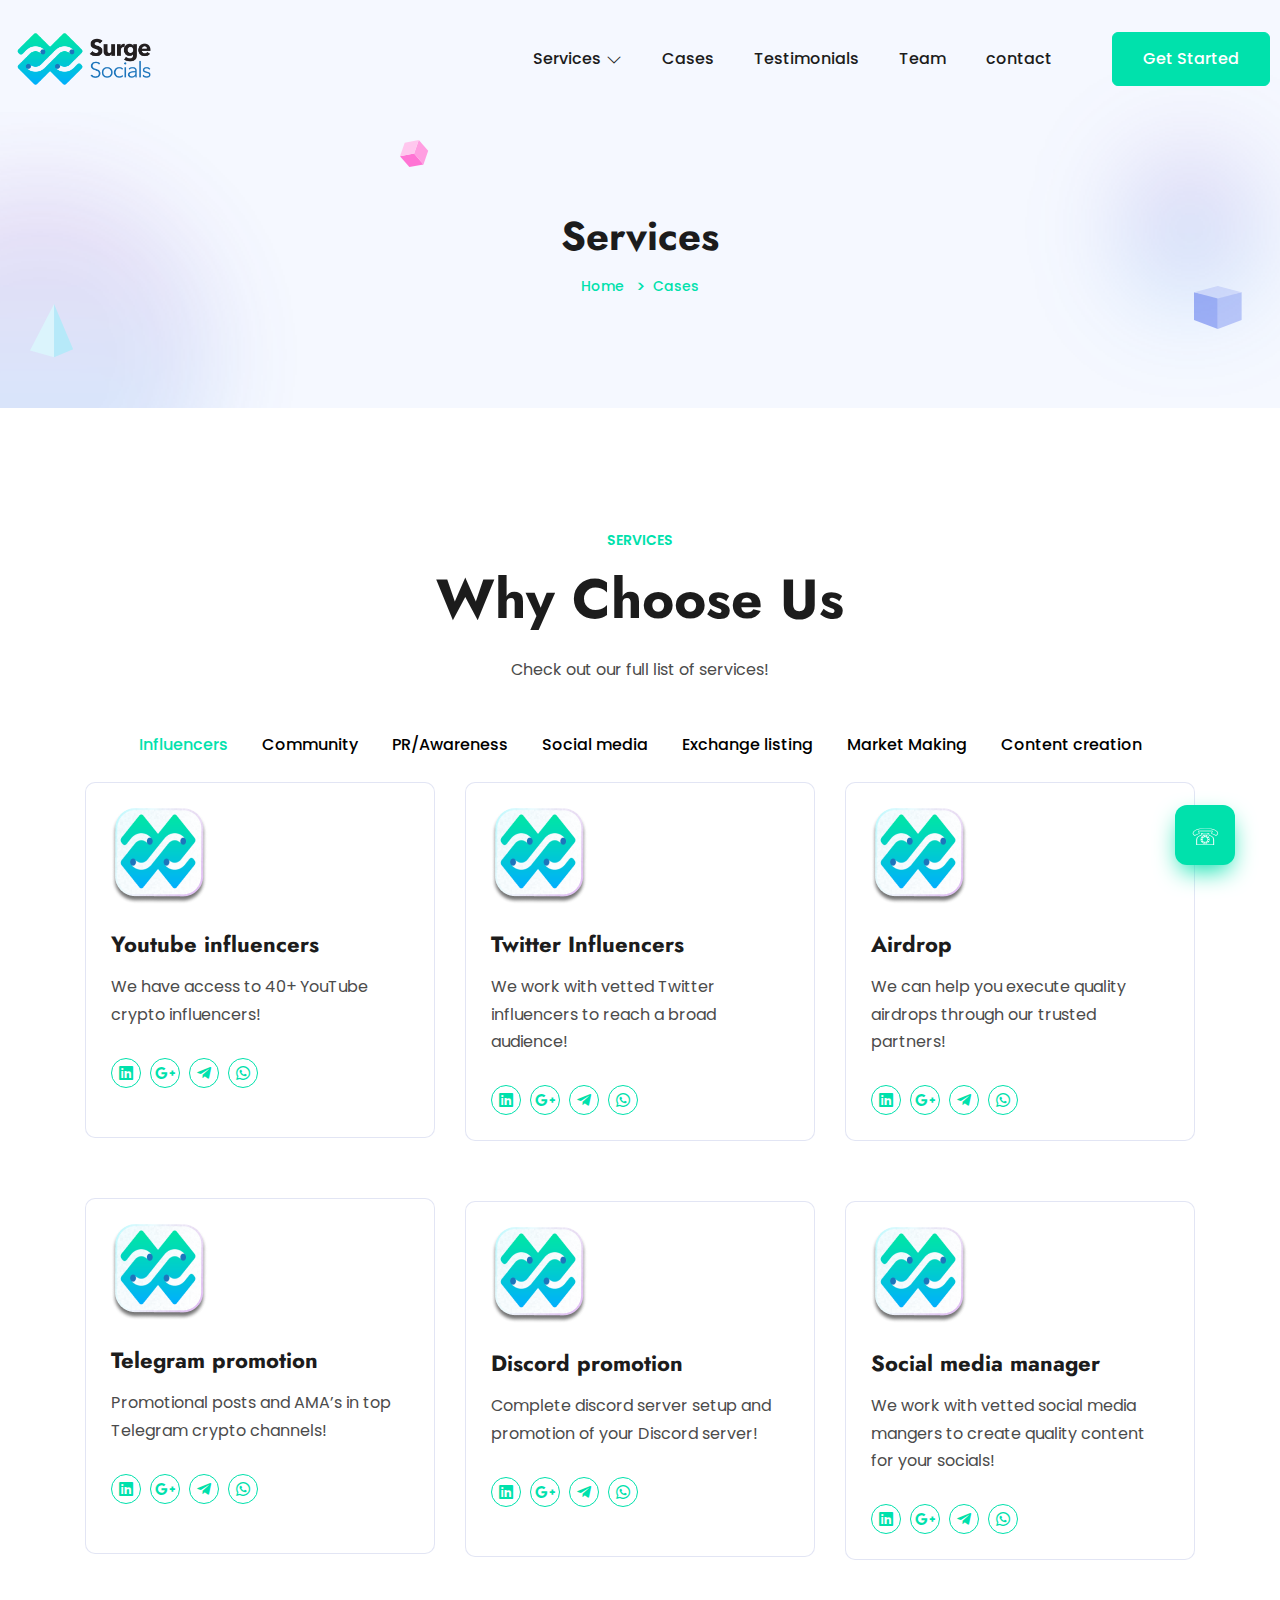
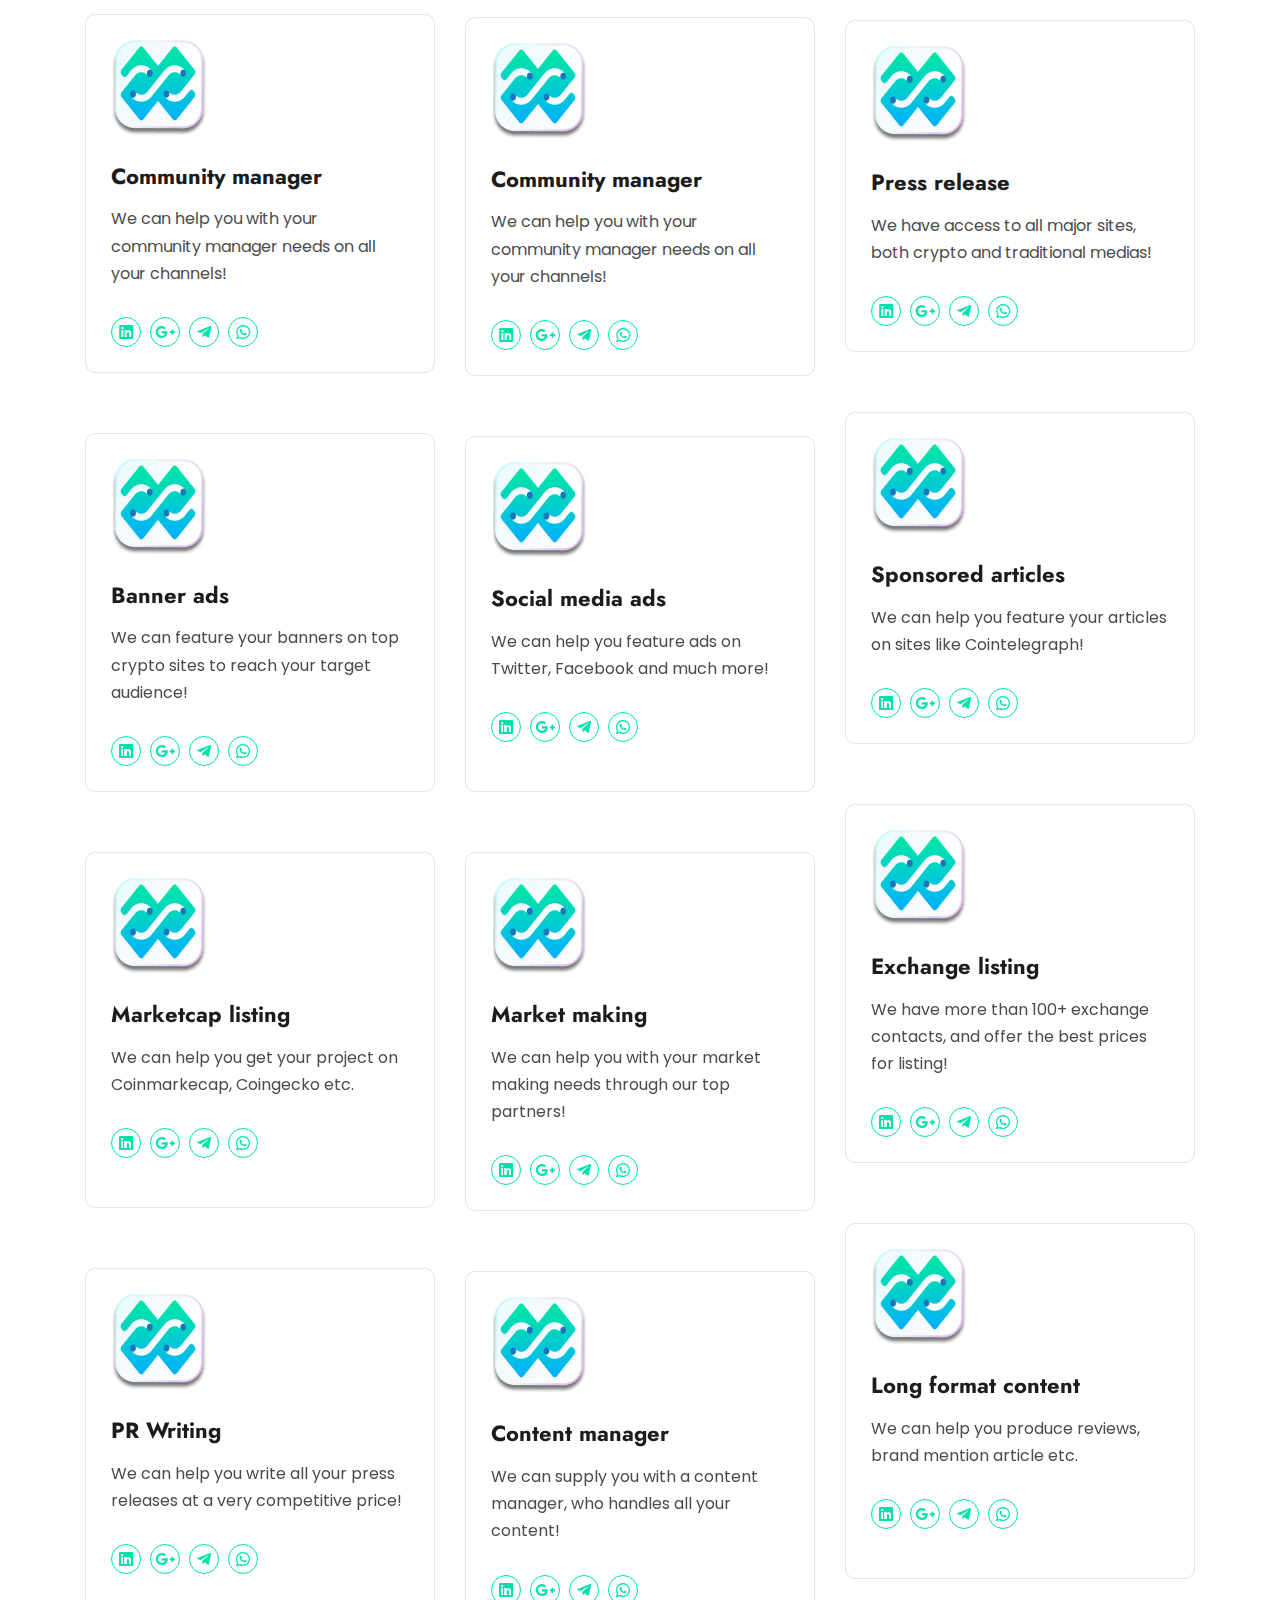
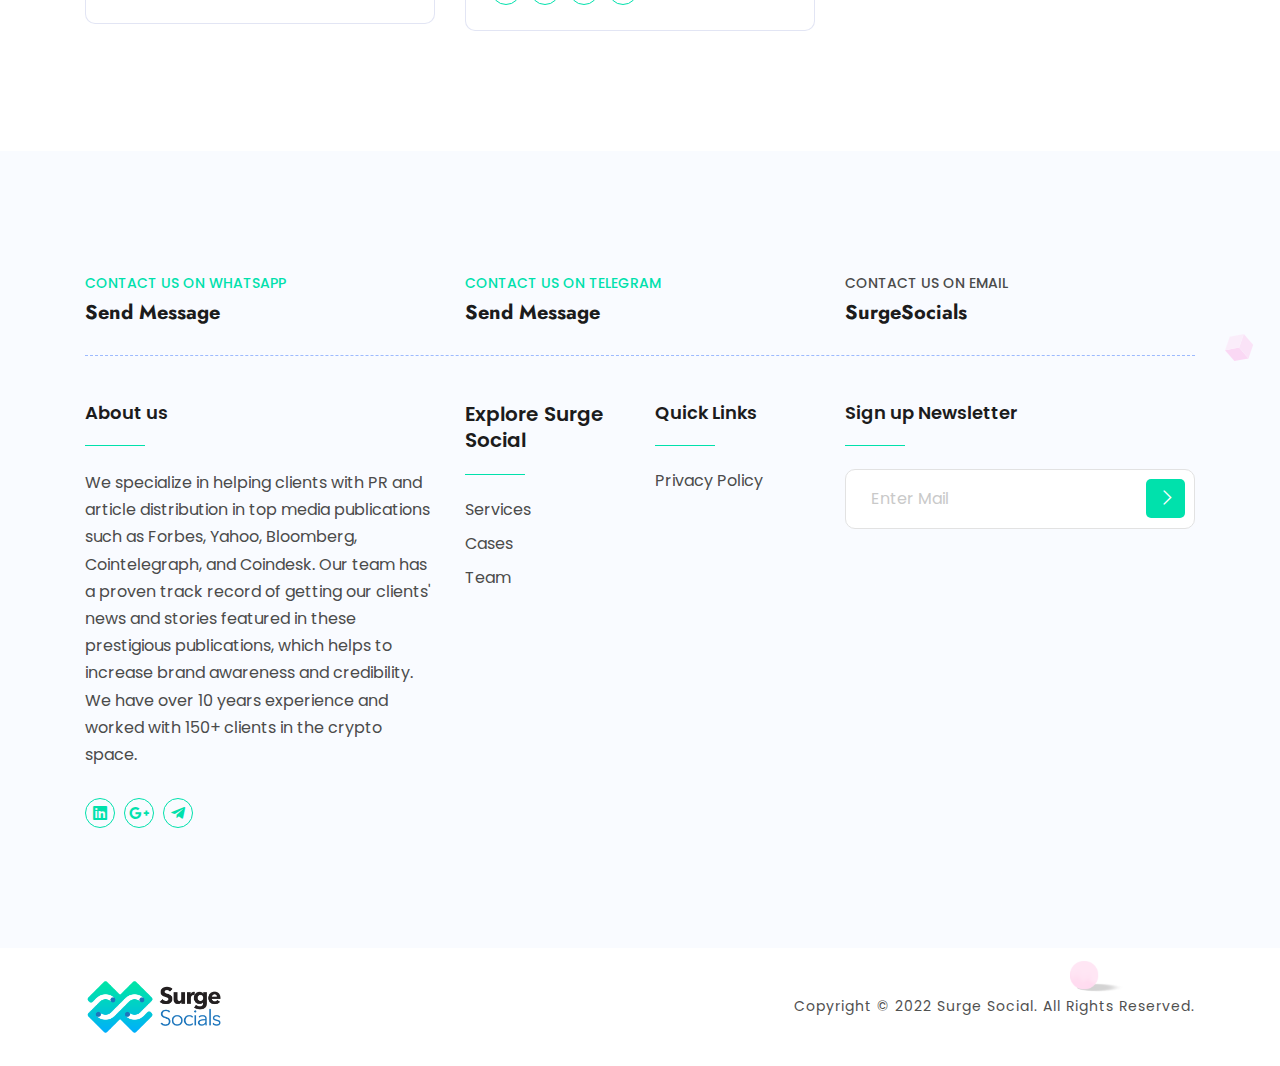
<file: services.html>
<!DOCTYPE html>
<html lang="en">

<head>
    <meta charset="UTF-8">
    <meta name="viewport" content="width=device-width, initial-scale=1.0">
    <meta http-equiv="X-UA-Compatible" content="ie=edge">
    <title>Services - Surge Socials</title>
    <link rel="icon" type="image/x-icon" href="/assets/fav-icon.ico">
    <link rel="preconnect" href="https://fonts.googleapis.com">
    <link rel="preconnect" href="https://fonts.gstatic.com" crossorigin>
    <link href="https://fonts.googleapis.com/css2?family=Jost:ital,wght@0,100;0,200;0,300;0,400;0,500;0,600;0,700;0,800;0,900;1,100;1,200;1,300;1,400;1,500;1,600;1,700;1,800;1,900&family=Poppins:ital,wght@0,100;0,200;0,300;0,400;0,500;0,600;0,700;0,800;0,900;1,100;1,200;1,300;1,400;1,500;1,600;1,700;1,800;1,900&display=swap"
        rel="stylesheet">
    <!-- fontawesome css link -->
    <link rel="stylesheet" href="assets/css/fontawesome-all.min.css">
    <!-- bootstrap css link -->
    <link rel="stylesheet" href="assets/css/bootstrap.min.css">
    <!-- favicon -->
    <link rel="shortcut icon" href="https://surgesocials.com/wp-content/uploads/2021/07/cropped-Favicon1-1-32x32.png" type="image/x-icon">
    <!-- swipper css link -->
    <link rel="stylesheet" href="assets/css/swiper.min.css">
    <!-- lightcase css links -->
    <link rel="stylesheet" href="assets/css/lightcase.css">
    <!-- odometer css link -->
    <link rel="stylesheet" href="assets/css/odometer.css">
    <!-- line-awesome-icon css -->
    <link rel="stylesheet" href="assets/css/icomoon.css">
    <!-- line-awesome-icon css -->
    <link rel="stylesheet" href="assets/css/line-awesome.min.css">
    <!-- animate.css -->
    <link rel="stylesheet" href="assets/css/animate.css">
    <!-- aos.css -->
    <link rel="stylesheet" href="assets/css/aos.css">
    <!-- nice select css -->
    <link rel="stylesheet" href="assets/css/nice-select.css">
    <!-- main style css link -->
    <link rel="stylesheet" href="assets/css/style.css">
</head>

<body>
    <style>
        .grid-item {
            padding: 15px;
            margin: 0;
        }
    </style>


    <!--~~~~~~~~~~~~~~~~~~~~~~~~~~~~~~~~~~~~~~~
    Start Preloader
~~~~~~~~~~~~~~~~~~~~~~~~~~~~~~~~~~~~~~~~-->
    <!-- <div class="preloader">
    <div class="drawing" id="loading">
        <div class="loading-dot"></div>
    </div>
</div> -->
    <!--~~~~~~~~~~~~~~~~~~~~~~~~~~~~~~~~~~~~~~~
    End Preloader
~~~~~~~~~~~~~~~~~~~~~~~~~~~~~~~~~~~~~~~~-->


    <div class="cursor"></div>
    <div class="cursor-follower"></div>


    <!--~~~~~~~~~~~~~~~~~~~~~~~~~~~~~~~~~~~~~~~
    Start Header
~~~~~~~~~~~~~~~~~~~~~~~~~~~~~~~~~~~~~~~~-->
    <header class="header-section two">
        <div class="header">
            <div class="header-bottom-area">
                <div class="container custom-container">
                    <div class="header-menu-content">
                        <nav class="navbar navbar-expand-xl p-0">
                            <a class="site-logo site-title" href="index.html"><img src="assets/images/logo.png" width="140" alt="site-logo"></a>
                            <button class="navbar-toggler d-block d-xl-none ml-auto" type="button" data-toggle="collapse" data-target="#navbarSupportedContent" aria-controls="navbarSupportedContent" aria-expanded="false" aria-label="Toggle navigation">
                                <span class="toggle-bar"></span>
                            </button>
                            <div class="collapse navbar-collapse justify-content-end" id="navbarSupportedContent">
                                <ul class="navbar-nav main-menu">
                                    <li class="menu_has_children">
                                        <a href="#">Services <i class="las la-angle-down"></i></a>
                                        <ul class="sub-menu">
                                            <li><a href="services.html">Influencers</a></li>
                                            <li><a href="services.html">Community</a></li>
                                            <li><a href="services.html">Traffic</a></li>
                                            <li><a href="services.html">PR</a></li>
                                            <li><a href="services.html">Packaging</a></li>
                                        </ul>
                                    </li>
                                    <li><a href="cases.html">Cases</a></li>
                                    <li><a href="testimonials.html">Testimonials</a></li>

                                    <li><a href="team.html">Team</a></li>

                                    <li><a href="contact.html">contact</a></li>



                                </ul>

                                <div class="header-right">
                                    <div class="header-action-area">
                                        <div class="header-action">
                                            <a href="contact.html" class="btn--base">Get Started</a>
                                        </div>
                                    </div>
                                </div>
                            </div>
                        </nav>
                    </div>
                </div>
            </div>
        </div>
    </header>
    <!--~~~~~~~~~~~~~~~~~~~~~~~~~~~~~~~~~~~~~~~
End Header
~~~~~~~~~~~~~~~~~~~~~~~~~~~~~~~~~~~~~~~~-->


    <!--~~~~~~~~~~~~~~~~~~~~~~~~~~~~~~~~~~~~~~~
    Start Banner
~~~~~~~~~~~~~~~~~~~~~~~~~~~~~~~~~~~~~~~~-->
    <section class="banner-section two inner">
        <div class="banner-element-four two">
            <img src="assets/images/element/element-5.png" alt="element">
        </div>
        <div class="banner-element-five two">
            <img src="assets/images/element/element-7.png" alt="element">
        </div>
        <div class="banner-element-nineteen two">
            <img src="assets/images/element/element-6.png" alt="element">
        </div>
        <div class="banner-element-twenty-two two">
            <img src="assets/images/element/element-69.png" alt="element">
        </div>
        <div class="banner-element-twenty-three two">
            <img src="assets/images/element/element-70.png" alt="element">
        </div>
        <div class="container">
            <div class="row justify-content-center align-items-center mb-30-none">
                <div class="col-xl-12 mb-30">
                    <div class="banner-content two">
                        <div class="banner-content-header">
                            <h2 class="title">Services</h2>
                            <div class="breadcrumb-area">
                                <nav aria-label="breadcrumb">
                                    <ol class="breadcrumb">
                                        <li class="breadcrumb-item"><a href="index.html">Home</a></li>
                                        <li class="breadcrumb-item active" aria-current="page">Cases</li>
                                    </ol>
                                </nav>
                            </div>
                        </div>
                    </div>
                </div>
            </div>
        </div>
    </section>
    <!--~~~~~~~~~~~~~~~~~~~~~~~~~~~~~~~~~~~~~~~
    End Banner
~~~~~~~~~~~~~~~~~~~~~~~~~~~~~~~~~~~~~~~~-->


    <!--~~~~~~~~~~~~~~~~~~~~~~~~~~~~~~~~~~~~~~~
    Start Scroll-To-Top
~~~~~~~~~~~~~~~~~~~~~~~~~~~~~~~~~~~~~~~~-->
    <div class="floating-container ">
        <div class="floating-button">☏</div>
        <div class="element-container">

            <span class="float-element">
                <a href="mailto:business@surgesocials.com"><i class="fab fa-google-plus-g"></i></a>
            </span>
            <span class="float-element">
                <a href="https://t.me/HarrySurgeSocials"><i class="fab fa-telegram-plane"></i></a>
            </span>
            <span class="float-element">
                <a href="https://api.whatsapp.com/send?phone=+917222973131"><i class="fab fa-whatsapp"></i></a>
            </span>
        </div>
    </div>
    <!--~~~~~~~~~~~~~~~~~~~~~~~~~~~~~~~~~~~~~~~
    End Scroll-To-Top
~~~~~~~~~~~~~~~~~~~~~~~~~~~~~~~~~~~~~~~~-->

    <!--~~~~~~~~~~~~~~~~~~~~~~~~~~~~~~~~~~~~~~~
    Start Gallery
~~~~~~~~~~~~~~~~~~~~~~~~~~~~~~~~~~~~~~~~-->
    <section class="gallery-section ptb-120">

        <div class="container">
            <div class="row justify-content-center">
                <div class="col-xl-9 col-lg-10 text-center">
                    <div class="section-header">
                        <span class="sub-title">SERVICES</span>
                        <h1 class="section-title">Why Choose Us</h1>
                        <p>Check out our full list of services!</p>

                    </div>
                </div>
            </div>
            <div class="gallery-filter-wrapper ">
                <div class="button-group filter-btn-group two">

                    <button class="active" data-filter=".tabone">Influencers</button>
                    <button onclick="myFunction()" data-filter=".tabtwo">Community </button>
                    <button data-filter=".tabthree">PR/Awareness</button>
                    <button data-filter=".tabfour">Social media</button>
                    <button data-filter=".tabfive">Exchange listing</button>
                    <button data-filter=".tabsix">Market Making</button>
                    <button data-filter=".tabseven">Content creation</button>

                </div>
                <div class="grid two  ">
                    <div class="grid-item tabone ">
                        <div class="gallery-item ">
                            <div class="service-item three">
                                <div class="service-icon">
                                    <img src="assets/images/icon/icon-3.png" alt="icon">
                                </div>
                                <div class="service-content">
                                    <h3 class="title"><a href="service-details.html">Youtube influencers</a></h3>
                                    <p>We have access to 40+ YouTube crypto influencers!</p>
                                    <div class="service-btn">
                                        <ul class="footer-social">
                                            <li><a href="https://www.linkedin.com/company/surgesocials/"><i
                                                        class="fab fab fa-linkedin"></i></a></li>
                                            <li><a href="mailto:business@surgesocials.com"><i
                                                        class="fab fa-google-plus-g"></i></a></li>
                                            <li><a href="https://t.me/HarrySurgeSocials"><i
                                                        class="fab fa-telegram-plane"></i></a></li>
                                            <li><a href="https://api.whatsapp.com/send?phone=+917222973131"><i
                                                        class="fab fa-whatsapp"></i></a></li>
                                        </ul>
                                    </div>
                                    <br>
                                </div>
                            </div>
                        </div>
                    </div>
                    <div class="grid-item tabone ">
                        <div class="gallery-item ">
                            <div class="service-item three">
                                <div class="service-icon">
                                    <img src="assets/images/icon/icon-3.png" alt="icon">
                                </div>
                                <div class="service-content">
                                    <h3 class="title"><a href="service-details.html">Twitter Influencers
                                        </a></h3>
                                    <p>We work with vetted Twitter influencers to reach a broad audience!</p>
                                    <div class="service-btn">
                                        <ul class="footer-social">
                                            <li><a href="https://www.linkedin.com/company/surgesocials/"><i
                                                        class="fab fab fa-linkedin"></i></a></li>
                                            <li><a href="mailto:business@surgesocials.com"><i
                                                        class="fab fa-google-plus-g"></i></a></li>
                                            <li><a href="https://t.me/HarrySurgeSocials"><i
                                                        class="fab fa-telegram-plane"></i></a></li>
                                            <li><a href="https://api.whatsapp.com/send?phone=+917222973131"><i
                                                        class="fab fa-whatsapp"></i></a></li>
                                        </ul>
                                    </div>
                                </div>
                            </div>
                        </div>
                    </div>
                    <div id="panel">
                        <div class="grid-item tabtwo ">
                            <div class="gallery-item">
                                <div class="service-item three">
                                    <div class="service-icon">
                                        <img src="assets/images/icon/icon-3.png" alt="icon">
                                    </div>
                                    <div class="service-content">
                                        <h3 class="title"><a href="service-details.html">Airdrop</a></h3>
                                        <p>We can help you execute quality airdrops through our trusted partners!</p>
                                        <div class="service-btn">
                                            <ul class="footer-social">
                                                <li><a href="https://www.linkedin.com/company/surgesocials/"><i
                                                        class="fab fab fa-linkedin"></i></a></li>
                                                <li><a href="mailto:business@surgesocials.com"><i
                                                        class="fab fa-google-plus-g"></i></a></li>
                                                <li><a href="https://t.me/HarrySurgeSocials"><i
                                                        class="fab fa-telegram-plane"></i></a></li>
                                                <li><a href="https://api.whatsapp.com/send?phone=+917222973131"><i
                                                        class="fab fa-whatsapp"></i></a></li>
                                            </ul>
                                        </div>
                                    </div>
                                </div>
                            </div>
                        </div>
                        <div class="grid-item tabtwo">
                            <div class="gallery-item">
                                <div class="service-item three">
                                    <div class="service-icon">
                                        <img src="assets/images/icon/icon-3.png" alt="icon">
                                    </div>
                                    <div class="service-content">
                                        <h3 class="title"><a href="service-details.html">Telegram promotion</a></h3>
                                        <p>Promotional posts and AMA’s in top Telegram crypto channels!</p>
                                        <div class="service-btn">
                                            <ul class="footer-social">
                                                <li><a href="https://www.linkedin.com/company/surgesocials/"><i
                                                        class="fab fab fa-linkedin"></i></a></li>
                                                <li><a href="mailto:business@surgesocials.com"><i
                                                        class="fab fa-google-plus-g"></i></a></li>
                                                <li><a href="https://t.me/HarrySurgeSocials"><i
                                                        class="fab fa-telegram-plane"></i></a></li>
                                                <li><a href="https://api.whatsapp.com/send?phone=+917222973131"><i
                                                        class="fab fa-whatsapp"></i></a></li>
                                            </ul>
                                        </div>
                                        <br>
                                    </div>
                                </div>
                            </div>
                        </div>
                        <div class="grid-item tabtwo">
                            <div class="gallery-item">
                                <div class="service-item three">
                                    <div class="service-icon">
                                        <img src="assets/images/icon/icon-3.png" alt="icon">
                                    </div>
                                    <div class="service-content">
                                        <h3 class="title"><a href="service-details.html">Discord promotion</a></h3>
                                        <p>Complete discord server setup and promotion of your Discord server!</p>
                                        <div class="service-btn">
                                            <ul class="footer-social">
                                                <li><a href="https://www.linkedin.com/company/surgesocials/"><i
                                                        class="fab fab fa-linkedin"></i></a></li>
                                                <li><a href="mailto:business@surgesocials.com"><i
                                                        class="fab fa-google-plus-g"></i></a></li>
                                                <li><a href="https://t.me/HarrySurgeSocials"><i
                                                        class="fab fa-telegram-plane"></i></a></li>
                                                <li><a href="https://api.whatsapp.com/send?phone=+917222973131"><i
                                                        class="fab fa-whatsapp"></i></a></li>
                                            </ul>
                                        </div>
                                        <br>
                                    </div>
                                </div>
                            </div>
                        </div>
                        <div class="grid-item tabtwo">
                            <div class="gallery-item">
                                <div class="service-item three">
                                    <div class="service-icon">
                                        <img src="assets/images/icon/icon-3.png" alt="icon">
                                    </div>
                                    <div class="service-content">
                                        <h3 class="title"><a href="service-details.html">Social media manager</a></h3>
                                        <p>We work with vetted social media mangers to create quality content for your socials!
                                        </p>
                                        <div class="service-btn">
                                            <ul class="footer-social">
                                                <li><a href="https://www.linkedin.com/company/surgesocials/"><i
                                                        class="fab fab fa-linkedin"></i></a></li>
                                                <li><a href="mailto:business@surgesocials.com"><i
                                                        class="fab fa-google-plus-g"></i></a></li>
                                                <li><a href="https://t.me/HarrySurgeSocials"><i
                                                        class="fab fa-telegram-plane"></i></a></li>
                                                <li><a href="https://api.whatsapp.com/send?phone=+917222973131"><i
                                                        class="fab fa-whatsapp"></i></a></li>
                                            </ul>
                                        </div>

                                    </div>
                                </div>
                            </div>
                        </div>
                        <div class="grid-item tabtwo">
                            <div class="gallery-item">
                                <div class="service-item three">
                                    <div class="service-icon">
                                        <img src="assets/images/icon/icon-3.png" alt="icon">
                                    </div>
                                    <div class="service-content">
                                        <h3 class="title"><a href="service-details.html">Community manager</a></h3>
                                        <p>We can help you with your community manager needs on all your channels!</p>
                                        <div class="service-btn">
                                            <ul class="footer-social">
                                                <li><a href="https://www.linkedin.com/company/surgesocials/"><i
                                                        class="fab fab fa-linkedin"></i></a></li>
                                                <li><a href="mailto:business@surgesocials.com"><i
                                                        class="fab fa-google-plus-g"></i></a></li>
                                                <li><a href="https://t.me/HarrySurgeSocials"><i
                                                        class="fab fa-telegram-plane"></i></a></li>
                                                <li><a href="https://api.whatsapp.com/send?phone=+917222973131"><i
                                                        class="fab fa-whatsapp"></i></a></li>
                                            </ul>
                                        </div>
                                    </div>
                                </div>
                            </div>
                        </div>
                        <div class="grid-item tabtwo">
                            <div class="gallery-item">
                                <div class="service-item three">
                                    <div class="service-icon">
                                        <img src="assets/images/icon/icon-3.png" alt="icon">
                                    </div>
                                    <div class="service-content">
                                        <h3 class="title"><a href="service-details.html">Community manager</a></h3>
                                        <p>We can help you with your community manager needs on all your channels!</p>
                                        <div class="service-btn">
                                            <ul class="footer-social">
                                                <li><a href="https://www.linkedin.com/company/surgesocials/"><i
                                                        class="fab fab fa-linkedin"></i></a></li>
                                                <li><a href="mailto:business@surgesocials.com"><i
                                                        class="fab fa-google-plus-g"></i></a></li>
                                                <li><a href="https://t.me/HarrySurgeSocials"><i
                                                        class="fab fa-telegram-plane"></i></a></li>
                                                <li><a href="https://api.whatsapp.com/send?phone=+917222973131"><i
                                                        class="fab fa-whatsapp"></i></a></li>
                                            </ul>
                                        </div>
                                    </div>
                                </div>
                            </div>
                        </div>
                        <div class="grid-item two tabthree">
                            <div class="gallery-item">
                                <div class="service-item three">
                                    <div class="service-icon">
                                        <img src="assets/images/icon/icon-3.png" alt="icon">
                                    </div>
                                    <div class="service-content">
                                        <h3 class="title"><a href="service-details.html">Press release</a></h3>
                                        <p>We have access to all major sites, both crypto and traditional medias!</p>
                                        <div class="service-btn">
                                            <ul class="footer-social">
                                                <li><a href="https://www.linkedin.com/company/surgesocials/"><i
                                                        class="fab fab fa-linkedin"></i></a></li>
                                                <li><a href="mailto:business@surgesocials.com"><i
                                                        class="fab fa-google-plus-g"></i></a></li>
                                                <li><a href="https://t.me/HarrySurgeSocials"><i
                                                        class="fab fa-telegram-plane"></i></a></li>
                                                <li><a href="https://api.whatsapp.com/send?phone=+917222973131"><i
                                                        class="fab fa-whatsapp"></i></a></li>
                                            </ul>
                                        </div>
                                    </div>
                                </div>
                            </div>
                        </div>
                        <div class="grid-item two tabthree">
                            <div class="gallery-item">
                                <div class="service-item three">
                                    <div class="service-icon">
                                        <img src="assets/images/icon/icon-3.png" alt="icon">
                                    </div>
                                    <div class="service-content">
                                        <h3 class="title"><a href="service-details.html">Sponsored articles</a></h3>
                                        <p>We can help you feature your articles on sites like Cointelegraph!</p>
                                        <div class="service-btn">
                                            <ul class="footer-social">
                                                <li><a href="https://www.linkedin.com/company/surgesocials/"><i
                                                        class="fab fab fa-linkedin"></i></a></li>
                                                <li><a href="mailto:business@surgesocials.com"><i
                                                        class="fab fa-google-plus-g"></i></a></li>
                                                <li><a href="https://t.me/HarrySurgeSocials"><i
                                                        class="fab fa-telegram-plane"></i></a></li>
                                                <li><a href="https://api.whatsapp.com/send?phone=+917222973131"><i
                                                        class="fab fa-whatsapp"></i></a></li>
                                            </ul>
                                        </div>
                                    </div>
                                </div>
                            </div>
                        </div>
                        <div class="grid-item tabfour">
                            <div class="gallery-item">
                                <div class="service-item three">
                                    <div class="service-icon">
                                        <img src="assets/images/icon/icon-3.png" alt="icon">
                                    </div>
                                    <div class="service-content">
                                        <h3 class="title"><a href="service-details.html">Banner ads</a></h3>
                                        <p>We can feature your banners on top crypto sites to reach your target audience!
                                        </p>
                                        <div class="service-btn">
                                            <ul class="footer-social">
                                                <li><a href="https://www.linkedin.com/company/surgesocials/"><i
                                                        class="fab fab fa-linkedin"></i></a></li>
                                                <li><a href="mailto:business@surgesocials.com"><i
                                                        class="fab fa-google-plus-g"></i></a></li>
                                                <li><a href="https://t.me/HarrySurgeSocials"><i
                                                        class="fab fa-telegram-plane"></i></a></li>
                                                <li><a href="https://api.whatsapp.com/send?phone=+917222973131"><i
                                                        class="fab fa-whatsapp"></i></a></li>
                                            </ul>
                                        </div>
                                    </div>
                                </div>
                            </div>
                        </div>

                        <div class="grid-item tabfour">
                            <div class="gallery-item">
                                <div class="service-item three">
                                    <div class="service-icon">
                                        <img src="assets/images/icon/icon-3.png" alt="icon">
                                    </div>
                                    <div class="service-content">
                                        <h3 class="title"><a href="service-details.html">Social media ads</a></h3>
                                        <p>We can help you feature ads on Twitter, Facebook and much more! </p>
                                        <div class="service-btn">
                                            <ul class="footer-social">
                                                <li><a href="https://www.linkedin.com/company/surgesocials/"><i
                                                        class="fab fab fa-linkedin"></i></a></li>
                                                <li><a href="mailto:business@surgesocials.com"><i
                                                        class="fab fa-google-plus-g"></i></a></li>
                                                <li><a href="https://t.me/HarrySurgeSocials"><i
                                                        class="fab fa-telegram-plane"></i></a></li>
                                                <li><a href="https://api.whatsapp.com/send?phone=+917222973131"><i
                                                        class="fab fa-whatsapp"></i></a></li>
                                            </ul>
                                        </div>
                                        <br>
                                    </div>
                                </div>
                            </div>
                        </div>


                        <div class="grid-item tabfive">
                            <div class="gallery-item">
                                <div class="service-item three">
                                    <div class="service-icon">
                                        <img src="assets/images/icon/icon-3.png" alt="icon">
                                    </div>
                                    <div class="service-content">
                                        <h3 class="title"><a href="service-details.html">Exchange listing</a></h3>
                                        <p>We have more than 100+ exchange contacts, and offer the best prices for listing!
                                        </p>
                                        <div class="service-btn">
                                            <ul class="footer-social">
                                                <li><a href="https://www.linkedin.com/company/surgesocials/"><i
                                                        class="fab fab fa-linkedin"></i></a></li>
                                                <li><a href="mailto:business@surgesocials.com"><i
                                                        class="fab fa-google-plus-g"></i></a></li>
                                                <li><a href="https://t.me/HarrySurgeSocials"><i
                                                        class="fab fa-telegram-plane"></i></a></li>
                                                <li><a href="https://api.whatsapp.com/send?phone=+917222973131"><i
                                                        class="fab fa-whatsapp"></i></a></li>
                                            </ul>
                                        </div>
                                    </div>
                                </div>
                            </div>
                        </div>
                        <div class="grid-item tabfive">
                            <div class="gallery-item">
                                <div class="service-item three">
                                    <div class="service-icon">
                                        <img src="assets/images/icon/icon-3.png" alt="icon">
                                    </div>
                                    <div class="service-content">
                                        <h3 class="title"><a href="service-details.html">Marketcap listing</a></h3>
                                        <p>We can help you get your project on Coinmarkecap, Coingecko etc.</p>
                                        <div class="service-btn">
                                            <ul class="footer-social">
                                                <li><a href="https://www.linkedin.com/company/surgesocials/"><i
                                                        class="fab fab fa-linkedin"></i></a></li>
                                                <li><a href="mailto:business@surgesocials.com"><i
                                                        class="fab fa-google-plus-g"></i></a></li>
                                                <li><a href="https://t.me/HarrySurgeSocials"><i
                                                        class="fab fa-telegram-plane"></i></a></li>
                                                <li><a href="https://api.whatsapp.com/send?phone=+917222973131"><i
                                                        class="fab fa-whatsapp"></i></a></li>
                                            </ul>
                                        </div>
                                        <br>
                                    </div>
                                </div>
                            </div>
                        </div>

                        <div class="grid-item tabsix">
                            <div class="gallery-item">
                                <div class="service-item three">
                                    <div class="service-icon">
                                        <img src="assets/images/icon/icon-3.png" alt="icon">
                                    </div>
                                    <div class="service-content">
                                        <h3 class="title"><a href="service-details.html">Market making</a></h3>
                                        <p>We can help you with your market making needs through our top partners!</p>
                                        <div class="service-btn">
                                            <ul class="footer-social">
                                                <li><a href="https://www.linkedin.com/company/surgesocials/"><i
                                                        class="fab fab fa-linkedin"></i></a></li>
                                                <li><a href="mailto:business@surgesocials.com"><i
                                                        class="fab fa-google-plus-g"></i></a></li>
                                                <li><a href="https://t.me/HarrySurgeSocials"><i
                                                        class="fab fa-telegram-plane"></i></a></li>
                                                <li><a href="https://api.whatsapp.com/send?phone=+917222973131"><i
                                                        class="fab fa-whatsapp"></i></a></li>
                                            </ul>
                                        </div>
                                    </div>
                                </div>
                            </div>
                        </div>
                        <div class="grid-item tabseven">
                            <div class="gallery-item">
                                <div class="service-item three">
                                    <div class="service-icon">
                                        <img src="assets/images/icon/icon-3.png" alt="icon">
                                    </div>
                                    <div class="service-content">
                                        <h3 class="title"><a href="service-details.html">Long format content</a></h3>
                                        <p>We can help you produce reviews, brand mention article etc.</p>
                                        <div class="service-btn">
                                            <ul class="footer-social">
                                                <li><a href="https://www.linkedin.com/company/surgesocials/"><i
                                                        class="fab fab fa-linkedin"></i></a></li>
                                                <li><a href="mailto:business@surgesocials.com"><i
                                                        class="fab fa-google-plus-g"></i></a></li>
                                                <li><a href="https://t.me/HarrySurgeSocials"><i
                                                        class="fab fa-telegram-plane"></i></a></li>
                                                <li><a href="https://api.whatsapp.com/send?phone=+917222973131"><i
                                                        class="fab fa-whatsapp"></i></a></li>
                                            </ul>
                                        </div>
                                        <br>
                                    </div>
                                </div>
                            </div>
                        </div>
                        <div class="grid-item tabseven">
                            <div class="gallery-item">
                                <div class="service-item three">
                                    <div class="service-icon">
                                        <img src="assets/images/icon/icon-3.png" alt="icon">
                                    </div>
                                    <div class="service-content">
                                        <h3 class="title"><a href="service-details.html">PR Writing</a></h3>
                                        <p>We can help you write all your press releases at a very competitive price!
                                        </p>
                                        <div class="service-btn">
                                            <ul class="footer-social">
                                                <li><a href="https://www.linkedin.com/company/surgesocials/"><i
                                                        class="fab fab fa-linkedin"></i></a></li>
                                                <li><a href="mailto:business@surgesocials.com"><i
                                                        class="fab fa-google-plus-g"></i></a></li>
                                                <li><a href="https://t.me/HarrySurgeSocials"><i
                                                        class="fab fa-telegram-plane"></i></a></li>
                                                <li><a href="https://api.whatsapp.com/send?phone=+917222973131"><i
                                                        class="fab fa-whatsapp"></i></a></li>
                                            </ul>
                                        </div>
                                        <br>
                                    </div>
                                </div>
                            </div>
                        </div>
                        <div class="grid-item tabseven">
                            <div class="gallery-item">
                                <div class="service-item three">
                                    <div class="service-icon">
                                        <img src="assets/images/icon/icon-3.png" alt="icon">
                                    </div>
                                    <div class="service-content">
                                        <h3 class="title"><a href="service-details.html">Content manager</a></h3>
                                        <p>We can supply you with a content manager, who handles all your content!</p>
                                        <div class="service-btn">
                                            <ul class="footer-social">
                                                <li><a href="https://www.linkedin.com/company/surgesocials/"><i
                                                        class="fab fab fa-linkedin"></i></a></li>
                                                <li><a href="mailto:business@surgesocials.com"><i
                                                        class="fab fa-google-plus-g"></i></a></li>
                                                <li><a href="https://t.me/HarrySurgeSocials"><i
                                                        class="fab fa-telegram-plane"></i></a></li>
                                                <li><a href="https://api.whatsapp.com/send?phone=+917222973131"><i
                                                        class="fab fa-whatsapp"></i></a></li>
                                            </ul>
                                        </div>
                                    </div>
                                </div>
                            </div>
                        </div>


                    </div>
                </div>
            </div>

        </div>
    </section>
    <!--~~~~~~~~~~~~~~~~~~~~~~~~~~~~~~~~~~~~~~~
    End Gallery
~~~~~~~~~~~~~~~~~~~~~~~~~~~~~~~~~~~~~~~~-->




    <!--~~~~~~~~~~~~~~~~~~~~~~~~~~~~~~~~~~~~~~~
    Start Footer
~~~~~~~~~~~~~~~~~~~~~~~~~~~~~~~~~~~~~~~~-->
    <footer class="footer-section two">
        <div class="footer-element-three">
            <img src="assets/images/element/element-40.png" alt="element">
        </div>
        <div class="footer-element-seven two">
            <img src="assets/images/element/element-39.png" alt="element">
        </div>
        <div class="footer-element-eight">
            <img src="assets/images/element/element-7.png" alt="element">
        </div>
        <div class="footer-area ptb-120">
            <div class="footer-area-element">
                <img src="assets/images/element/element-57.png" alt="element">
            </div>
            <div class="container">
                <div class="footer-top-area">
                    <div class="row mb-30-none">
                        <div class="col-xl-4 col-lg-4 col-md-6 mb-30">
                            <div class="footer-widget">
                                <ul class="footer-contact-list">
                                    <li>
                                        <span class="sub-title">Contact us on whatsapp </span>
                                        <h4 class="link-title"><a href="https://api.whatsapp.com/send?phone=+917222973131">Send
                                                Message</a>
                                        </h4>
                                    </li>
                                </ul>
                            </div>
                        </div>
                        <div class="col-xl-4 col-lg-4 col-md-6 mb-30">
                            <div class="footer-widget">
                                <ul class="footer-contact-list">
                                    <li>
                                        <span class="sub-title">Contact us on Telegram</span>
                                        <h4 class="link-title"><a href="https://t.me/HarrySurgeSocials">Send Message</a>
                                        </h4>
                                    </li>
                                </ul>
                            </div>
                        </div>
                        <div class="col-xl-4 col-lg-4 col-md-6 mb-30">
                            <div class="footer-widget">
                                <ul class="footer-contact-list">
                                    <li>
                                        <span class="sub-title">Contact us on Email</span>
                                        <h4 class="link-title"><a href="mailto:business@surgesocials.com">SurgeSocials</a></h4>
                                    </li>
                                </ul>
                            </div>
                        </div>
                        <!-- <div class="col-xl-4 col-lg-4 col-md-6 mb-30">
                        <div class="footer-widget">
                            <ul class="footer-contact-list">
                                <li>
                                    <span class="sub-title">Office hours</span>
                                    <h4 class="link-title">Mon-Sat 9:00 - 7:00</h4>
                                </li>
                            </ul>
                        </div>
                    </div> -->
                    </div>
                </div>
                <div class="footer-bottom-area">
                    <div class="row mb-30-none">
                        <div class="col-xl-4 col-lg-4 col-md-6 mb-30">
                            <div class="footer-widget">
                                <h5 class="title">About us</h5>
                                <p style="text-align: left;">We specialize in helping clients with PR and article distribution in top media publications such as Forbes, Yahoo, Bloomberg, Cointelegraph, and Coindesk. Our team has a proven track record of getting our clients' news
                                    and stories featured in these prestigious publications, which helps to increase brand awareness and credibility. We have over 10 years experience and worked with 150+ clients in the crypto space. </p>
                                <ul class="footer-social">

                                    <li><a href="https://www.linkedin.com/company/surgesocials/"><i
                                                class="fab fa-linkedin"></i></a></li>
                                    <li><a href="mailto:business@surgesocials.com"><i
                                                class="fab fa-google-plus-g"></i></a></li>
                                    <li><a href="https://t.me/HarrySurgeSocials"><i
                                                class="fab fa-telegram-plane"></i></a></li>
                                </ul>
                            </div>
                        </div>
                        <div class="col-xl-2 col-lg-2 col-md-6 mb-30">
                            <div class="footer-widget">
                                <h4 class="title">Explore Surge Social</h4>
                                <ul class="footer-list">
                                    <li><a href="Services.html">Services</a></li>
                                    <li><a href="cases.html">Cases</a></li>
                                    <li><a href="team.html">Team</a></li>

                                </ul>
                            </div>
                        </div>
                        <div class="col-xl-2 col-lg-2 col-md-6 mb-30">
                            <div class="footer-widget">
                                <h5 class="title">Quick Links</h5>
                                <ul class="footer-list">

                                    <li><a href="privacypolicy.html">Privacy Policy</a></li>

                                </ul>
                            </div>
                        </div>
                        <div class="col-xl-4 col-lg-4 col-md-6 mb-30">
                            <div class="footer-widget">
                                <h5 class="title">Sign up Newsletter</h5>
                                <form class="footer-subscribe-form">
                                    <input type="email" class="form--control" placeholder="Enter Mail">
                                    <button type="submit"><i class="las la-angle-right"></i></button>
                                </form>
                            </div>
                        </div>
                    </div>
                </div>
            </div>
        </div>
        <div class="copyright-wrapper two">
            <div class="container">
                <div class="row justify-content-center">
                    <div class="col-xl-12 text-center">
                        <div class="copyright-area">
                            <div class="footer-logo">
                                <a class="site-logo site-title" href="index.html"><img src="assets/images/logo.png" width="140" alt="site-logo"></a>
                            </div>
                            <p>Copyright © 2022 <a href="index.html">Surge Social</a>. All Rights Reserved. </p>
                        </div>
                    </div>
                </div>
            </div>
        </div>
    </footer>
    <!--~~~~~~~~~~~~~~~~~~~~~~~~~~~~~~~~~~~~~~~
    End Footer
~~~~~~~~~~~~~~~~~~~~~~~~~~~~~~~~~~~~~~~~-->




    <!-- jquery -->
    <script src="assets/js/jquery-3.6.0.min.js"></script>
    <!-- bootstrap js -->
    <script src="assets/js/bootstrap.min.js"></script>
    <!-- swipper js -->
    <script src="assets/js/swiper.min.js"></script>
    <!-- lightcase js-->
    <script src="assets/js/lightcase.js"></script>
    <!-- odometer js -->
    <script src="assets/js/odometer.min.js"></script>
    <!-- viewport js -->
    <script src="assets/js/viewport.jquery.js"></script>
    <!-- aos js file -->
    <script src="assets/js/aos.js"></script>
    <!-- nice select js -->
    <script src="assets/js/jquery.nice-select.js"></script>
    <!-- isotope js -->
    <script src="assets/js/isotope.pkgd.min.js"></script>
    <!-- tweenMax js -->
    <script src="assets/js/TweenMax.min.js"></script>
    <!-- main -->
    <script src="assets/js/main.js"></script>


</body>

</html>
</file>
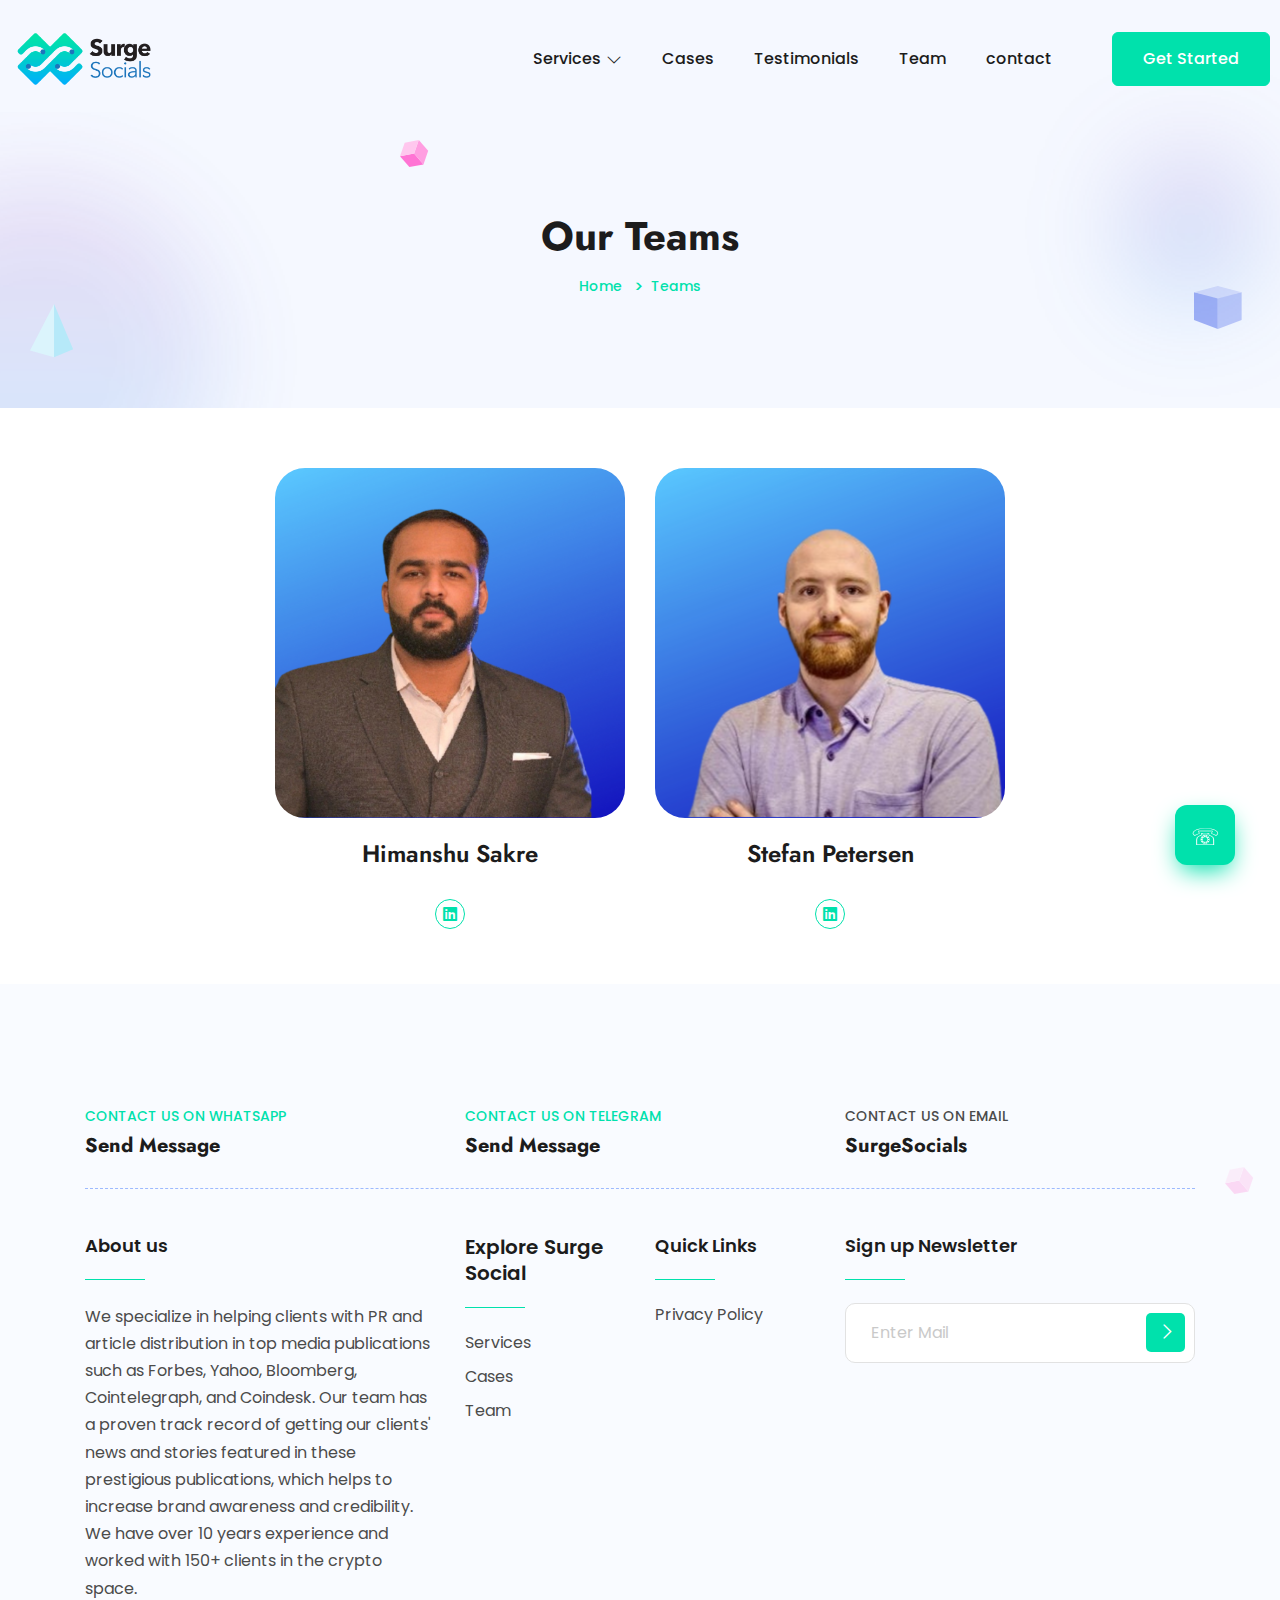
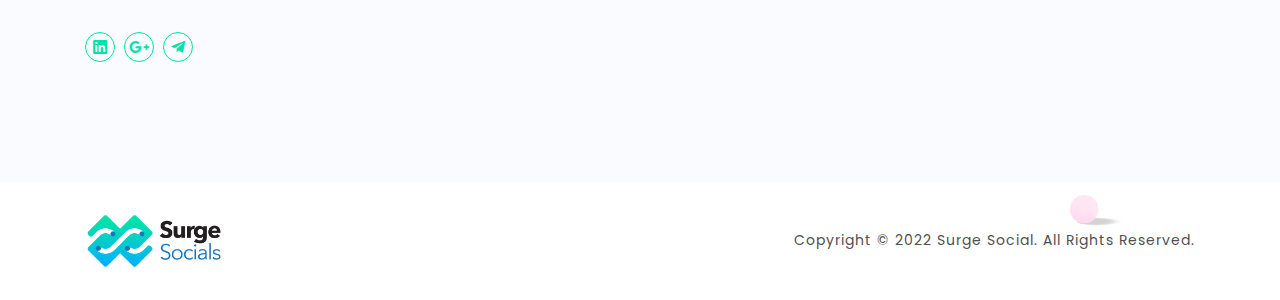
<file: team.html>
<!DOCTYPE html>
<html lang="en">

<head>
    <meta charset="UTF-8">
    <meta name="viewport" content="width=device-width, initial-scale=1.0">
    <meta http-equiv="X-UA-Compatible" content="ie=edge">
    <title>Team - Surge Socials</title>
    <link rel="icon" type="image/x-icon" href="/assets/fav-icon.ico">
    <link rel="preconnect" href="https://fonts.googleapis.com">
    <link rel="preconnect" href="https://fonts.gstatic.com" crossorigin>
    <link href="https://fonts.googleapis.com/css2?family=Jost:ital,wght@0,100;0,200;0,300;0,400;0,500;0,600;0,700;0,800;0,900;1,100;1,200;1,300;1,400;1,500;1,600;1,700;1,800;1,900&family=Poppins:ital,wght@0,100;0,200;0,300;0,400;0,500;0,600;0,700;0,800;0,900;1,100;1,200;1,300;1,400;1,500;1,600;1,700;1,800;1,900&display=swap"
        rel="stylesheet">
    <!-- fontawesome css link -->
    <link rel="stylesheet" href="assets/css/fontawesome-all.min.css">
    <!-- bootstrap css link -->
    <link rel="stylesheet" href="assets/css/bootstrap.min.css">
    <!-- favicon -->
    <link rel="shortcut icon" href="https://surgesocials.com/wp-content/uploads/2021/07/cropped-Favicon1-1-32x32.png" type="image/x-icon">
    <!-- swipper css link -->
    <link rel="stylesheet" href="assets/css/swiper.min.css">
    <!-- lightcase css links -->
    <link rel="stylesheet" href="assets/css/lightcase.css">
    <!-- odometer css link -->
    <link rel="stylesheet" href="assets/css/odometer.css">
    <!-- line-awesome-icon css -->
    <link rel="stylesheet" href="assets/css/icomoon.css">
    <!-- line-awesome-icon css -->
    <link rel="stylesheet" href="assets/css/line-awesome.min.css">
    <!-- animate.css -->
    <link rel="stylesheet" href="assets/css/animate.css">
    <!-- aos.css -->
    <link rel="stylesheet" href="assets/css/aos.css">
    <!-- nice select css -->
    <link rel="stylesheet" href="assets/css/nice-select.css">
    <!-- main style css link -->
    <link rel="stylesheet" href="assets/css/style.css">
</head>

<body>



    <!--~~~~~~~~~~~~~~~~~~~~~~~~~~~~~~~~~~~~~~~
    Start Preloader
~~~~~~~~~~~~~~~~~~~~~~~~~~~~~~~~~~~~~~~~-->
    <!-- <div class="preloader">
    <div class="drawing" id="loading">
        <div class="loading-dot"></div>
    </div>
</div> -->
    <!--~~~~~~~~~~~~~~~~~~~~~~~~~~~~~~~~~~~~~~~
    End Preloader
~~~~~~~~~~~~~~~~~~~~~~~~~~~~~~~~~~~~~~~~-->


    <div class="cursor"></div>
    <div class="cursor-follower"></div>

    <!--~~~~~~~~~~~~~~~~~~~~~~~~~~~~~~~~~~~~~~~
    Start Header
~~~~~~~~~~~~~~~~~~~~~~~~~~~~~~~~~~~~~~~~-->
    <header class="header-section two">
        <div class="header">
            <div class="header-bottom-area">
                <div class="container custom-container">
                    <div class="header-menu-content">
                        <nav class="navbar navbar-expand-xl p-0">
                            <a class="site-logo site-title" href="index.html"><img src="assets/images/logo.png" width="140" alt="site-logo"></a>
                            <button class="navbar-toggler d-block d-xl-none ml-auto" type="button" data-toggle="collapse" data-target="#navbarSupportedContent" aria-controls="navbarSupportedContent" aria-expanded="false" aria-label="Toggle navigation">
                                <span class="toggle-bar"></span>
                            </button>
                            <div class="collapse navbar-collapse justify-content-end" id="navbarSupportedContent">
                                <ul class="navbar-nav main-menu">
                                    <li class="menu_has_children">
                                        <a href="#">Services <i class="las la-angle-down"></i></a>
                                        <ul class="sub-menu">
                                            <li><a href="services.html">Influencers</a></li>
                                            <li><a href="services.html">Community</a></li>
                                            <li><a href="services.html">Traffic</a></li>
                                            <li><a href="services.html">PR</a></li>
                                            <li><a href="services.html">Packaging</a></li>
                                        </ul>
                                    </li>
                                    <li><a href="cases.html">Cases</a></li>
                                    <li><a href="testimonials.html">Testimonials</a></li>

                                    <li><a href="team.html">Team</a></li>

                                    <li><a href="contact.html">contact</a></li>



                                </ul>

                                <div class="header-right">
                                    <div class="header-action-area">
                                        <div class="header-action">
                                            <a href="contact.html" class="btn--base">Get Started</a>
                                        </div>
                                    </div>
                                </div>
                            </div>
                        </nav>
                    </div>
                </div>
            </div>
        </div>
    </header>
    <!--~~~~~~~~~~~~~~~~~~~~~~~~~~~~~~~~~~~~~~~
End Header
~~~~~~~~~~~~~~~~~~~~~~~~~~~~~~~~~~~~~~~~-->


    <!--~~~~~~~~~~~~~~~~~~~~~~~~~~~~~~~~~~~~~~~
    Start Banner
~~~~~~~~~~~~~~~~~~~~~~~~~~~~~~~~~~~~~~~~-->
    <section class="banner-section two inner">
        <div class="banner-element-four two">
            <img src="assets/images/element/element-5.png" alt="element">
        </div>
        <div class="banner-element-five two">
            <img src="assets/images/element/element-7.png" alt="element">
        </div>
        <div class="banner-element-nineteen two">
            <img src="assets/images/element/element-6.png" alt="element">
        </div>
        <div class="banner-element-twenty-two two">
            <img src="assets/images/element/element-69.png" alt="element">
        </div>
        <div class="banner-element-twenty-three two">
            <img src="assets/images/element/element-70.png" alt="element">
        </div>
        <div class="container">
            <div class="row justify-content-center align-items-center mb-30-none">
                <div class="col-xl-12 mb-30">
                    <div class="banner-content two">
                        <div class="banner-content-header">
                            <h2 class="title">Our Teams</h2>
                            <div class="breadcrumb-area">
                                <nav aria-label="breadcrumb">
                                    <ol class="breadcrumb">
                                        <li class="breadcrumb-item"><a href="index.html">Home</a></li>
                                        <li class="breadcrumb-item active" aria-current="page">Teams</li>
                                    </ol>
                                </nav>
                            </div>
                        </div>
                    </div>
                </div>
            </div>
        </div>
    </section>
    <!--~~~~~~~~~~~~~~~~~~~~~~~~~~~~~~~~~~~~~~~
    End Banner
~~~~~~~~~~~~~~~~~~~~~~~~~~~~~~~~~~~~~~~~-->


    <!--~~~~~~~~~~~~~~~~~~~~~~~~~~~~~~~~~~~~~~~
    Start Scroll-To-Top
~~~~~~~~~~~~~~~~~~~~~~~~~~~~~~~~~~~~~~~~-->
    <div class="floating-container ">
        <div class="floating-button">☏</div>
        <div class="element-container">

            <span class="float-element">
                <a href="mailto:business@surgesocials.com"><i class="fab fa-google-plus-g"></i></a>
            </span>
            <span class="float-element">
                <a href="https://t.me/HarrySurgeSocials"><i class="fab fa-telegram-plane"></i></a>
            </span>
            <span class="float-element">
                <a href="https://api.whatsapp.com/send?phone=+917222973131"><i class="fab fa-whatsapp"></i></a>
            </span>
        </div>
    </div>
    <!--~~~~~~~~~~~~~~~~~~~~~~~~~~~~~~~~~~~~~~~
    End Scroll-To-Top
~~~~~~~~~~~~~~~~~~~~~~~~~~~~~~~~~~~~~~~~-->


    <!--~~~~~~~~~~~~~~~~~~~~~~~~~~~~~~~~~~~~~~~
    Start Team
~~~~~~~~~~~~~~~~~~~~~~~~~~~~~~~~~~~~~~~~-->
    <section class="team-section three ptb-60">
        <div class="container">
            <div class="row justify-content-center mb-65-none">
                <div class="col-xl-4 col-lg-4 col-md-6 col-sm-6 mb-60">
                    <div class="team-item">
                        <div class=" ">
                            <img src="assets/images/HimanshuImage.jpeg" style="object-fit: cover;border-radius: 30px;" alt="team">
                            <div class="team-social-area">

                            </div>
                        </div>
                        <div class="team-content">
                            <h3 class="title"><a href="#">Himanshu Sakre </a></h3>
                            <ul class="footer-social">
                                <li><a href="https://in.linkedin.com/in/himanshusakre"><i class="fab fa-linkedin"></i></a></li>
                            </ul>
                        </div>
                    </div>
                </div>
                <div class="col-xl-4 col-lg-4 col-md-6 col-sm-6 mb-60">
                    <div class="team-item">
                        <div class="">
                            <img src="assets/images/StefanImage.jpeg" style="object-fit: cover; border-radius: 30px;  " alt="team">
                            <div class="team-social-area">

                            </div>
                        </div>
                        <div class="team-content">
                            <h3 class="title"><a href="#">Stefan Petersen</a></h3>
                            <ul class="footer-social">
                                <li><a href="https://in.linkedin.com/in/himanshusakre"><i class="fab fa-linkedin"></i></a></li>
                            </ul>
                        </div>
                    </div>
                </div>


            </div>
        </div>
    </section>
    <!--~~~~~~~~~~~~~~~~~~~~~~~~~~~~~~~~~~~~~~~
    End Team
~~~~~~~~~~~~~~~~~~~~~~~~~~~~~~~~~~~~~~~~-->



    <!--~~~~~~~~~~~~~~~~~~~~~~~~~~~~~~~~~~~~~~~
    Start Footer
~~~~~~~~~~~~~~~~~~~~~~~~~~~~~~~~~~~~~~~~-->
    <footer class="footer-section two">
        <div class="footer-element-three">
            <img src="assets/images/element/element-40.png" alt="element">
        </div>
        <div class="footer-element-seven two">
            <img src="assets/images/element/element-39.png" alt="element">
        </div>
        <div class="footer-element-eight">
            <img src="assets/images/element/element-7.png" alt="element">
        </div>
        <div class="footer-area ptb-120">
            <div class="footer-area-element">
                <img src="assets/images/element/element-57.png" alt="element">
            </div>
            <div class="container">
                <div class="footer-top-area">
                    <div class="row mb-30-none">
                        <div class="col-xl-4 col-lg-4 col-md-6 mb-30">
                            <div class="footer-widget">
                                <ul class="footer-contact-list">
                                    <li>
                                        <span class="sub-title">Contact us on whatsapp </span>
                                        <h4 class="link-title"><a href="https://api.whatsapp.com/send?phone=+917222973131">Send Message</a>
                                        </h4>
                                    </li>
                                </ul>
                            </div>
                        </div>
                        <div class="col-xl-4 col-lg-4 col-md-6 mb-30">
                            <div class="footer-widget">
                                <ul class="footer-contact-list">
                                    <li>
                                        <span class="sub-title">Contact us on Telegram</span>
                                        <h4 class="link-title"><a href="https://t.me/HarrySurgeSocials">Send Message</a>
                                        </h4>
                                    </li>
                                </ul>
                            </div>
                        </div>
                        <div class="col-xl-4 col-lg-4 col-md-6 mb-30">
                            <div class="footer-widget">
                                <ul class="footer-contact-list">
                                    <li>
                                        <span class="sub-title">Contact us on Email</span>
                                        <h4 class="link-title"><a href="mailto:business@surgesocials.com">SurgeSocials</a></h4>
                                    </li>
                                </ul>
                            </div>
                        </div>
                        <!-- <div class="col-xl-4 col-lg-4 col-md-6 mb-30">
                        <div class="footer-widget">
                            <ul class="footer-contact-list">
                                <li>
                                    <span class="sub-title">Office hours</span>
                                    <h4 class="link-title">Mon-Sat 9:00 - 7:00</h4>
                                </li>
                            </ul>
                        </div>
                    </div> -->
                    </div>
                </div>
                <div class="footer-bottom-area">
                    <div class="row mb-30-none">
                        <div class="col-xl-4 col-lg-4 col-md-6 mb-30">
                            <div class="footer-widget">
                                <h5 class="title">About us</h5>
                                <p style="text-align: left;">We specialize in helping clients with PR and article distribution in top media publications such as Forbes, Yahoo, Bloomberg, Cointelegraph, and Coindesk. Our team has a proven track record of getting our clients' news
                                    and stories featured in these prestigious publications, which helps to increase brand awareness and credibility. We have over 10 years experience and worked with 150+ clients in the crypto space. </p>
                                <ul class="footer-social">

                                    <li><a href="https://www.linkedin.com/company/surgesocials/"><i
                                                class="fab fa-linkedin"></i></a></li>
                                    <li><a href="mailto:business@surgesocials.com"><i
                                                class="fab fa-google-plus-g"></i></a></li>
                                    <li><a href="https://t.me/HarrySurgeSocials"><i
                                                class="fab fa-telegram-plane"></i></a></li>
                                </ul>
                            </div>
                        </div>
                        <div class="col-xl-2 col-lg-2 col-md-6 mb-30">
                            <div class="footer-widget">
                                <h4 class="title">Explore Surge Social</h4>
                                <ul class="footer-list">
                                    <li><a href="Services.html">Services</a></li>
                                    <li><a href="cases.html">Cases</a></li>
                                    <li><a href="team.html">Team</a></li>

                                </ul>
                            </div>
                        </div>
                        <div class="col-xl-2 col-lg-2 col-md-6 mb-30">
                            <div class="footer-widget">
                                <h5 class="title">Quick Links</h5>
                                <ul class="footer-list">

                                    <li><a href="privacypolicy.html">Privacy Policy</a></li>

                                </ul>
                            </div>
                        </div>
                        <div class="col-xl-4 col-lg-4 col-md-6 mb-30">
                            <div class="footer-widget">
                                <h5 class="title">Sign up Newsletter</h5>
                                <form class="footer-subscribe-form">
                                    <input type="email" class="form--control" placeholder="Enter Mail">
                                    <button type="submit"><i class="las la-angle-right"></i></button>
                                </form>
                            </div>
                        </div>
                    </div>
                </div>
            </div>
        </div>
        <div class="copyright-wrapper two">
            <div class="container">
                <div class="row justify-content-center">
                    <div class="col-xl-12 text-center">
                        <div class="copyright-area">
                            <div class="footer-logo">
                                <a class="site-logo site-title" href="index.html"><img src="assets/images/logo.png" width="140" alt="site-logo"></a>
                            </div>
                            <p>Copyright © 2022 <a href="index.html">Surge Social</a>. All Rights Reserved. </p>
                        </div>
                    </div>
                </div>
            </div>
        </div>
    </footer>
    <!--~~~~~~~~~~~~~~~~~~~~~~~~~~~~~~~~~~~~~~~
    End Footer
~~~~~~~~~~~~~~~~~~~~~~~~~~~~~~~~~~~~~~~~-->




    <!-- jquery -->
    <script src="assets/js/jquery-3.6.0.min.js"></script>
    <!-- bootstrap js -->
    <script src="assets/js/bootstrap.min.js"></script>
    <!-- swipper js -->
    <script src="assets/js/swiper.min.js"></script>
    <!-- lightcase js-->
    <script src="assets/js/lightcase.js"></script>
    <!-- odometer js -->
    <script src="assets/js/odometer.min.js"></script>
    <!-- viewport js -->
    <script src="assets/js/viewport.jquery.js"></script>
    <!-- aos js file -->
    <script src="assets/js/aos.js"></script>
    <!-- nice select js -->
    <script src="assets/js/jquery.nice-select.js"></script>
    <!-- isotope js -->
    <script src="assets/js/isotope.pkgd.min.js"></script>
    <!-- tweenMax js -->
    <script src="assets/js/TweenMax.min.js"></script>
    <!-- main -->
    <script src="assets/js/main.js"></script>


</body>

</html>
</file>
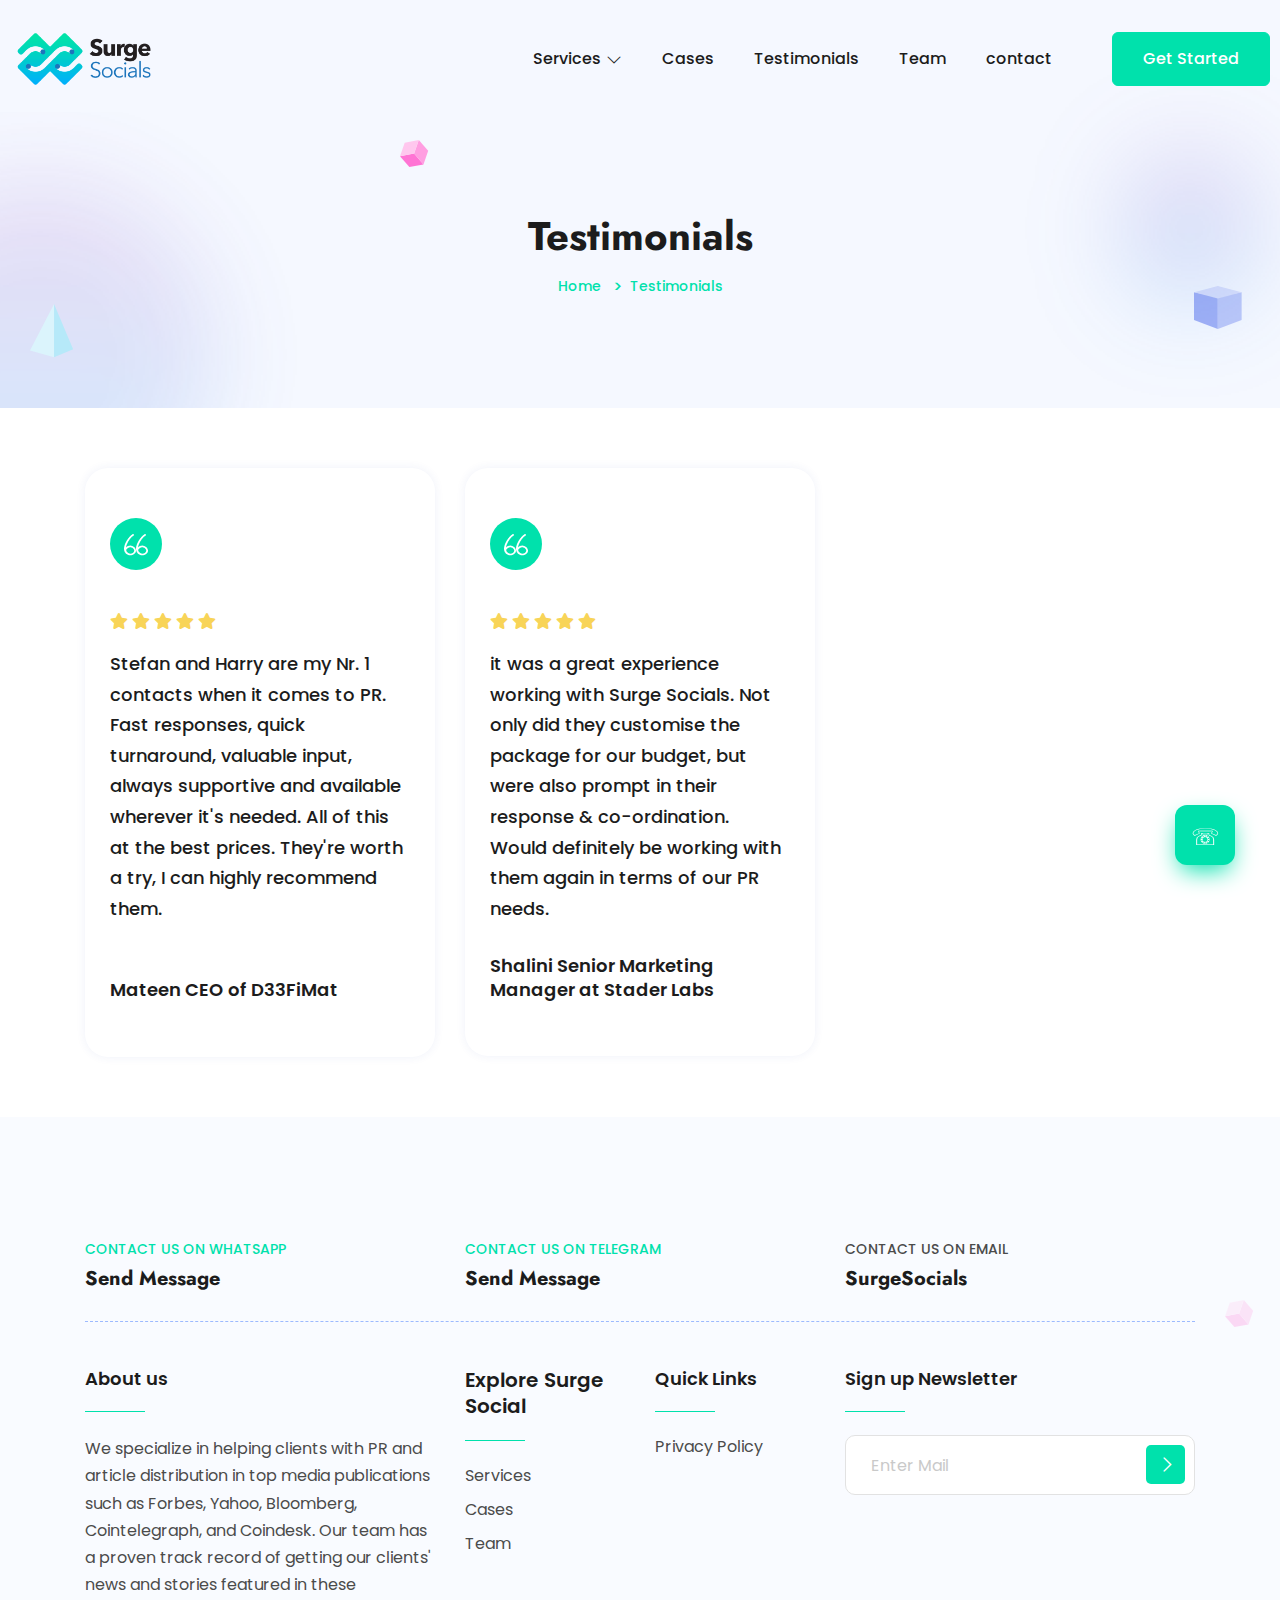
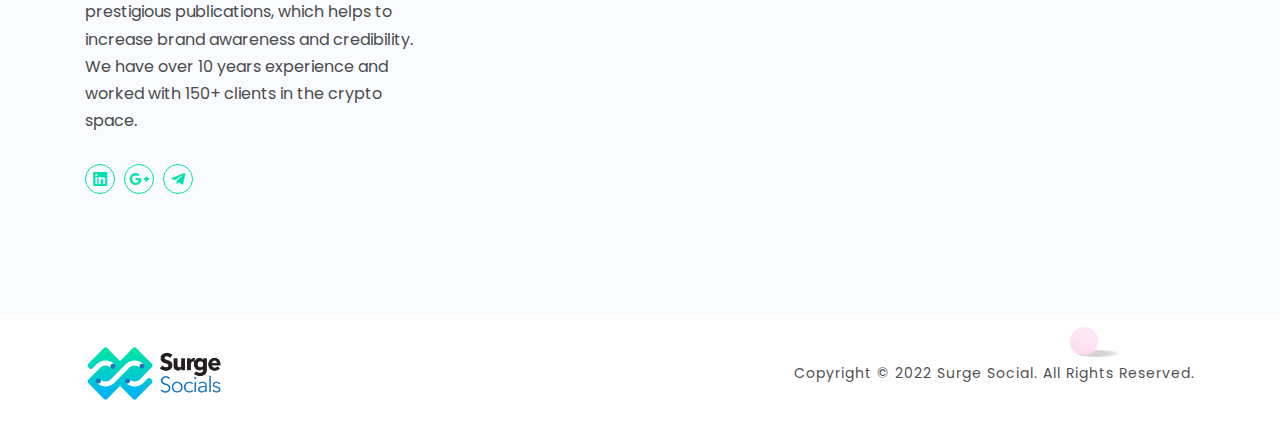
<file: testimonials.html>
<!DOCTYPE html>
<html lang="en">

<head>
    <meta charset="UTF-8">
    <meta name="viewport" content="width=device-width, initial-scale=1.0">
    <meta http-equiv="X-UA-Compatible" content="ie=edge">
    <title>Testimonials - Surge Socials</title>
    <link rel="icon" type="image/x-icon" href="/assets/fav-icon.ico">
    <link rel="preconnect" href="https://fonts.googleapis.com">
    <link rel="preconnect" href="https://fonts.gstatic.com" crossorigin>
    <link href="https://fonts.googleapis.com/css2?family=Jost:ital,wght@0,100;0,200;0,300;0,400;0,500;0,600;0,700;0,800;0,900;1,100;1,200;1,300;1,400;1,500;1,600;1,700;1,800;1,900&family=Poppins:ital,wght@0,100;0,200;0,300;0,400;0,500;0,600;0,700;0,800;0,900;1,100;1,200;1,300;1,400;1,500;1,600;1,700;1,800;1,900&display=swap"
        rel="stylesheet">
    <!-- fontawesome css link -->
    <link rel="stylesheet" href="assets/css/fontawesome-all.min.css">
    <!-- bootstrap css link -->
    <link rel="stylesheet" href="assets/css/bootstrap.min.css">
    <!-- favicon -->
    <link rel="shortcut icon" href="https://surgesocials.com/wp-content/uploads/2021/07/cropped-Favicon1-1-32x32.png" type="image/x-icon">
    <!-- swipper css link -->
    <link rel="stylesheet" href="assets/css/swiper.min.css">
    <!-- lightcase css links -->
    <link rel="stylesheet" href="assets/css/lightcase.css">
    <!-- odometer css link -->
    <link rel="stylesheet" href="assets/css/odometer.css">
    <!-- line-awesome-icon css -->
    <link rel="stylesheet" href="assets/css/icomoon.css">
    <!-- line-awesome-icon css -->
    <link rel="stylesheet" href="assets/css/line-awesome.min.css">
    <!-- animate.css -->
    <link rel="stylesheet" href="assets/css/animate.css">
    <!-- aos.css -->
    <link rel="stylesheet" href="assets/css/aos.css">
    <!-- nice select css -->
    <link rel="stylesheet" href="assets/css/nice-select.css">
    <!-- main style css link -->
    <link rel="stylesheet" href="assets/css/style.css">
</head>

<body>



    <!--~~~~~~~~~~~~~~~~~~~~~~~~~~~~~~~~~~~~~~~
    Start Preloader
~~~~~~~~~~~~~~~~~~~~~~~~~~~~~~~~~~~~~~~~-->
    <!-- <div class="preloader">
    <div class="drawing" id="loading">
        <div class="loading-dot"></div>
    </div>
</div> -->
    <!--~~~~~~~~~~~~~~~~~~~~~~~~~~~~~~~~~~~~~~~
    End Preloader
~~~~~~~~~~~~~~~~~~~~~~~~~~~~~~~~~~~~~~~~-->


    <div class="cursor"></div>
    <div class="cursor-follower"></div>

    <!--~~~~~~~~~~~~~~~~~~~~~~~~~~~~~~~~~~~~~~~
    Start Header
~~~~~~~~~~~~~~~~~~~~~~~~~~~~~~~~~~~~~~~~-->
    <header class="header-section two">
        <div class="header">
            <div class="header-bottom-area">
                <div class="container custom-container">
                    <div class="header-menu-content">
                        <nav class="navbar navbar-expand-xl p-0">
                            <a class="site-logo site-title" href="index.html"><img src="assets/images/logo.png" width="140" alt="site-logo"></a>
                            <button class="navbar-toggler d-block d-xl-none ml-auto" type="button" data-toggle="collapse" data-target="#navbarSupportedContent" aria-controls="navbarSupportedContent" aria-expanded="false" aria-label="Toggle navigation">
                                <span class="toggle-bar"></span>
                            </button>
                            <div class="collapse navbar-collapse justify-content-end" id="navbarSupportedContent">
                                <ul class="navbar-nav main-menu">
                                    <li class="menu_has_children">
                                        <a href="#">Services <i class="las la-angle-down"></i></a>
                                        <ul class="sub-menu">
                                            <li><a href="services.html">Influencers</a></li>
                                            <li><a href="services.html">Community</a></li>
                                            <li><a href="services.html">Traffic</a></li>
                                            <li><a href="services.html">PR</a></li>
                                            <li><a href="services.html">Packaging</a></li>
                                        </ul>
                                    </li>
                                    <li><a href="cases.html">Cases</a></li>
                                    <li><a href="testimonials.html">Testimonials</a></li>

                                    <li><a href="team.html">Team</a></li>

                                    <li><a href="contact.html">contact</a></li>



                                </ul>

                                <div class="header-right">
                                    <div class="header-action-area">
                                        <div class="header-action">
                                            <a href="contact.html" class="btn--base">Get Started</a>
                                        </div>
                                    </div>
                                </div>
                            </div>
                        </nav>
                    </div>
                </div>
            </div>
        </div>
    </header>
    <!--~~~~~~~~~~~~~~~~~~~~~~~~~~~~~~~~~~~~~~~
End Header
~~~~~~~~~~~~~~~~~~~~~~~~~~~~~~~~~~~~~~~~-->

    <!--~~~~~~~~~~~~~~~~~~~~~~~~~~~~~~~~~~~~~~~
    Start Banner
~~~~~~~~~~~~~~~~~~~~~~~~~~~~~~~~~~~~~~~~-->
    <section class="banner-section two inner">
        <div class="banner-element-four two">
            <img src="assets/images/element/element-5.png" alt="element">
        </div>
        <div class="banner-element-five two">
            <img src="assets/images/element/element-7.png" alt="element">
        </div>
        <div class="banner-element-nineteen two">
            <img src="assets/images/element/element-6.png" alt="element">
        </div>
        <div class="banner-element-twenty-two two">
            <img src="assets/images/element/element-69.png" alt="element">
        </div>
        <div class="banner-element-twenty-three two">
            <img src="assets/images/element/element-70.png" alt="element">
        </div>
        <div class="container">
            <div class="row justify-content-center align-items-center mb-30-none">
                <div class="col-xl-12 mb-30">
                    <div class="banner-content two">
                        <div class="banner-content-header">
                            <h2 class="title">Testimonials</h2>
                            <div class="breadcrumb-area">
                                <nav aria-label="breadcrumb">
                                    <ol class="breadcrumb">
                                        <li class="breadcrumb-item"><a href="index.html">Home</a></li>
                                        <li class="breadcrumb-item active" aria-current="page">Testimonials</li>
                                    </ol>
                                </nav>
                            </div>
                        </div>
                    </div>
                </div>
            </div>
        </div>
    </section>
    <!--~~~~~~~~~~~~~~~~~~~~~~~~~~~~~~~~~~~~~~~
    End Banner
~~~~~~~~~~~~~~~~~~~~~~~~~~~~~~~~~~~~~~~~-->


    <!--~~~~~~~~~~~~~~~~~~~~~~~~~~~~~~~~~~~~~~~
    Start Scroll-To-Top
~~~~~~~~~~~~~~~~~~~~~~~~~~~~~~~~~~~~~~~~-->
    <div class="floating-container ">
        <div class="floating-button">☏</div>
        <div class="element-container">

            <span class="float-element">
                <a href="mailto:business@surgesocials.com"><i class="fab fa-google-plus-g"></i></a>
            </span>
            <span class="float-element">
                <a href="https://t.me/HarrySurgeSocials"><i class="fab fa-telegram-plane"></i></a>
            </span>
            <span class="float-element">
                <a href="https://api.whatsapp.com/send?phone=+917222973131"><i class="fab fa-whatsapp"></i></a>
            </span>
        </div>
    </div>
    <!--~~~~~~~~~~~~~~~~~~~~~~~~~~~~~~~~~~~~~~~
    End Scroll-To-Top
~~~~~~~~~~~~~~~~~~~~~~~~~~~~~~~~~~~~~~~~-->


    <!--~~~~~~~~~~~~~~~~~~~~~~~~~~~~~~~~~~~~~~~
    Start Gallery
~~~~~~~~~~~~~~~~~~~~~~~~~~~~~~~~~~~~~~~~-->
    <div class="gallery-section ptb-60">
        <div class="container">
            <div class="gallery-filter-wrapper">

                <div class="grid">
                    <div class="grid-item design marketing">
                        <div class="gallery-item">
                            <div class="client-item five">
                                <div class="client-header">
                                    <div class="client-quote">
                                        <img src="assets/images/icon/quote-2.png" alt="quote">
                                    </div>
                                    <div class="client-ratings">
                                        <span class="ratings">
                                            <i class="fas fa-star"></i>
                                            <i class="fas fa-star"></i>
                                            <i class="fas fa-star"></i>
                                            <i class="fas fa-star"></i>
                                            <i class="fas fa-star"></i>
                                        </span>
                                    </div>
                                </div>
                                <div class="client-content" style="text-align: left;">
                                    <p>Stefan and Harry are my Nr. 1 contacts when it comes to PR. Fast responses, quick turnaround, valuable input, always supportive and available wherever it's needed. All of this at the best prices. They're worth a try,
                                        I can highly recommend them.</p>
                                </div>
                                <br>
                                <div class="client-footer">
                                    <div class="client-footer-user-content">
                                        <h6 class="title">Mateen CEO of D33FiMat</h6>
                                        <!-- <span class="sub-title">Founder & CEO</span> -->
                                    </div>
                                </div>
                            </div>
                        </div>
                    </div>
                    <div class="grid-item design marketing">
                        <div class="gallery-item">
                            <div class="client-item five">
                                <div class="client-header">
                                    <div class="client-quote">
                                        <img src="assets/images/icon/quote-2.png" alt="quote">
                                    </div>
                                    <div class="client-ratings">
                                        <span class="ratings">
                                            <i class="fas fa-star"></i>
                                            <i class="fas fa-star"></i>
                                            <i class="fas fa-star"></i>
                                            <i class="fas fa-star"></i>
                                            <i class="fas fa-star"></i>
                                        </span>
                                    </div>
                                </div>
                                <div class="client-content">
                                    <p>it was a great experience working with Surge Socials. Not only did they customise the package for our budget, but were also prompt in their response & co-ordination. Would definitely be working with them again in terms
                                        of our PR needs.</p>
                                </div>
                                <div class="client-footer">
                                    <div class="client-footer-user-content">
                                        <h6 class="title"> Shalini Senior Marketing Manager at Stader Labs</h6>

                                    </div>
                                </div>
                            </div>
                        </div>
                    </div>


                    <div class="">
                        <div class="gallery-item">
                            <div class="">
                                <div class="">
                                    <div class="client-quote">

                                    </div>

                                </div>

                            </div>
                        </div>
                    </div>



                </div>
            </div>
        </div>
    </div>
    <!--~~~~~~~~~~~~~~~~~~~~~~~~~~~~~~~~~~~~~~~
    End Gallery
~~~~~~~~~~~~~~~~~~~~~~~~~~~~~~~~~~~~~~~~-->




    <!--~~~~~~~~~~~~~~~~~~~~~~~~~~~~~~~~~~~~~~~
    Start Footer
~~~~~~~~~~~~~~~~~~~~~~~~~~~~~~~~~~~~~~~~-->
    <footer class="footer-section two">
        <div class="footer-element-three">
            <img src="assets/images/element/element-40.png" alt="element">
        </div>
        <div class="footer-element-seven two">
            <img src="assets/images/element/element-39.png" alt="element">
        </div>
        <div class="footer-element-eight">
            <img src="assets/images/element/element-7.png" alt="element">
        </div>
        <div class="footer-area ptb-120">
            <div class="footer-area-element">
                <img src="assets/images/element/element-57.png" alt="element">
            </div>
            <div class="container">
                <div class="footer-top-area">
                    <div class="row mb-30-none">
                        <div class="col-xl-4 col-lg-4 col-md-6 mb-30">
                            <div class="footer-widget">
                                <ul class="footer-contact-list">
                                    <li>
                                        <span class="sub-title">Contact us on whatsapp </span>
                                        <h4 class="link-title"><a href="https://api.whatsapp.com/send?phone=+917222973131">Send Message</a>
                                        </h4>
                                    </li>
                                </ul>
                            </div>
                        </div>
                        <div class="col-xl-4 col-lg-4 col-md-6 mb-30">
                            <div class="footer-widget">
                                <ul class="footer-contact-list">
                                    <li>
                                        <span class="sub-title">Contact us on Telegram</span>
                                        <h4 class="link-title"><a href="https://t.me/HarrySurgeSocials">Send Message</a>
                                        </h4>
                                    </li>
                                </ul>
                            </div>
                        </div>
                        <div class="col-xl-4 col-lg-4 col-md-6 mb-30">
                            <div class="footer-widget">
                                <ul class="footer-contact-list">
                                    <li>
                                        <span class="sub-title">Contact us on Email</span>
                                        <h4 class="link-title"><a href="mailto:business@surgesocials.com">SurgeSocials</a></h4>
                                    </li>
                                </ul>
                            </div>
                        </div>
                        <!-- <div class="col-xl-4 col-lg-4 col-md-6 mb-30">
                        <div class="footer-widget">
                            <ul class="footer-contact-list">
                                <li>
                                    <span class="sub-title">Office hours</span>
                                    <h4 class="link-title">Mon-Sat 9:00 - 7:00</h4>
                                </li>
                            </ul>
                        </div>
                    </div> -->
                    </div>
                </div>
                <div class="footer-bottom-area">
                    <div class="row mb-30-none">
                        <div class="col-xl-4 col-lg-4 col-md-6 mb-30">
                            <div class="footer-widget">
                                <h5 class="title">About us</h5>
                                <p style="text-align: left;">We specialize in helping clients with PR and article distribution in top media publications such as Forbes, Yahoo, Bloomberg, Cointelegraph, and Coindesk. Our team has a proven track record of getting our clients' news
                                    and stories featured in these prestigious publications, which helps to increase brand awareness and credibility. We have over 10 years experience and worked with 150+ clients in the crypto space. </p>
                                <ul class="footer-social">

                                    <li><a href="https://www.linkedin.com/company/surgesocials/"><i
                                                class="fab fa-linkedin"></i></a></li>
                                    <li><a href="mailto:business@surgesocials.com"><i
                                                class="fab fa-google-plus-g"></i></a></li>
                                    <li><a href="https://t.me/HarrySurgeSocials"><i
                                                class="fab fa-telegram-plane"></i></a></li>
                                </ul>
                            </div>
                        </div>
                        <div class="col-xl-2 col-lg-2 col-md-6 mb-30">
                            <div class="footer-widget">
                                <h4 class="title">Explore Surge Social</h4>
                                <ul class="footer-list">
                                    <li><a href="Services.html">Services</a></li>
                                    <li><a href="cases.html">Cases</a></li>
                                    <li><a href="team.html">Team</a></li>

                                </ul>
                            </div>
                        </div>
                        <div class="col-xl-2 col-lg-2 col-md-6 mb-30">
                            <div class="footer-widget">
                                <h5 class="title">Quick Links</h5>
                                <ul class="footer-list">

                                    <li><a href="privacypolicy.html">Privacy Policy</a></li>

                                </ul>
                            </div>
                        </div>
                        <div class="col-xl-4 col-lg-4 col-md-6 mb-30">
                            <div class="footer-widget">
                                <h5 class="title">Sign up Newsletter</h5>
                                <form class="footer-subscribe-form">
                                    <input type="email" class="form--control" placeholder="Enter Mail">
                                    <button type="submit"><i class="las la-angle-right"></i></button>
                                </form>
                            </div>
                        </div>
                    </div>
                </div>
            </div>
        </div>
        <div class="copyright-wrapper two">
            <div class="container">
                <div class="row justify-content-center">
                    <div class="col-xl-12 text-center">
                        <div class="copyright-area">
                            <div class="footer-logo">
                                <a class="site-logo site-title" href="index.html"><img src="assets/images/logo.png" width="140" alt="site-logo"></a>
                            </div>
                            <p>Copyright © 2022 <a href="index.html">Surge Social</a>. All Rights Reserved. </p>
                        </div>
                    </div>
                </div>
            </div>
        </div>
    </footer>
    <!--~~~~~~~~~~~~~~~~~~~~~~~~~~~~~~~~~~~~~~~
    End Footer
~~~~~~~~~~~~~~~~~~~~~~~~~~~~~~~~~~~~~~~~-->




    <!-- jquery -->
    <script src="assets/js/jquery-3.6.0.min.js"></script>
    <!-- bootstrap js -->
    <script src="assets/js/bootstrap.min.js"></script>
    <!-- swipper js -->
    <script src="assets/js/swiper.min.js"></script>
    <!-- lightcase js-->
    <script src="assets/js/lightcase.js"></script>
    <!-- odometer js -->
    <script src="assets/js/odometer.min.js"></script>
    <!-- viewport js -->
    <script src="assets/js/viewport.jquery.js"></script>
    <!-- aos js file -->
    <script src="assets/js/aos.js"></script>
    <!-- nice select js -->
    <script src="assets/js/jquery.nice-select.js"></script>
    <!-- isotope js -->
    <script src="assets/js/isotope.pkgd.min.js"></script>
    <!-- tweenMax js -->
    <script src="assets/js/TweenMax.min.js"></script>
    <!-- main -->
    <script src="assets/js/main.js"></script>


</body>

</html>
</file>
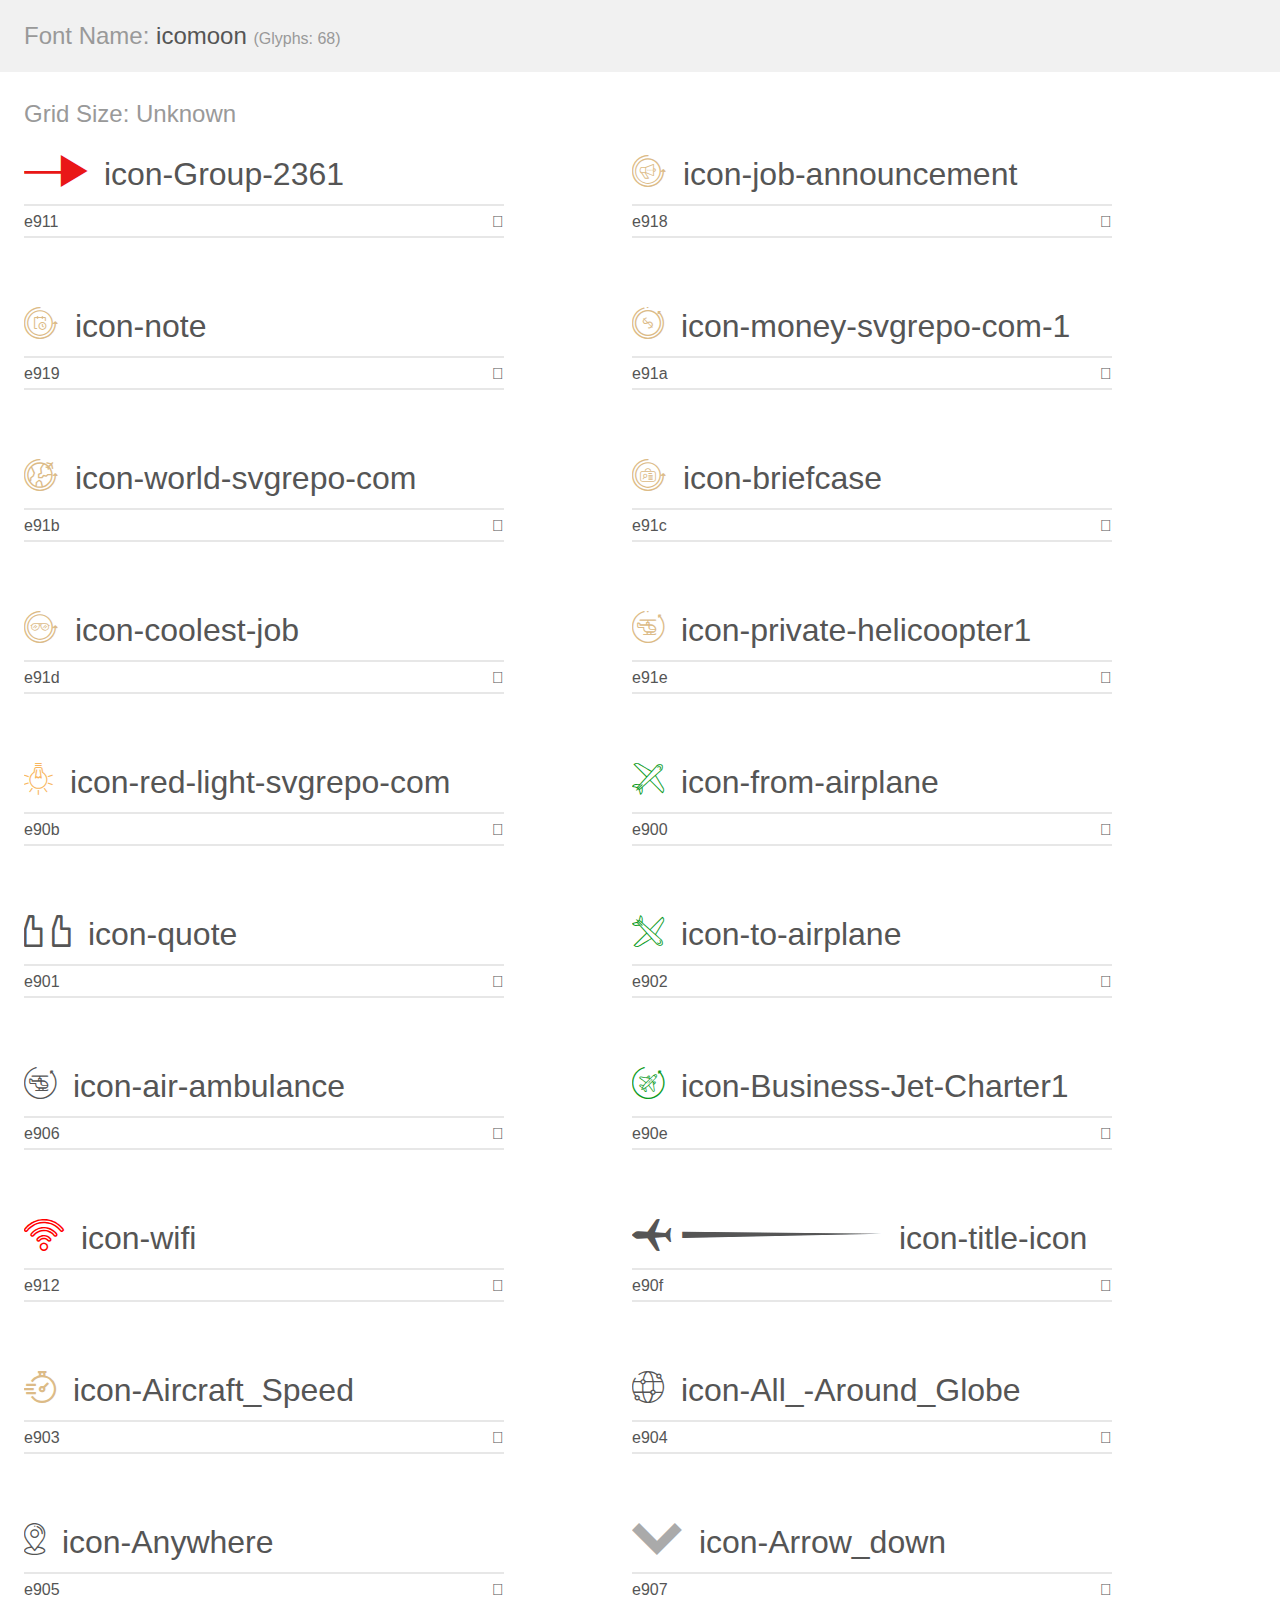
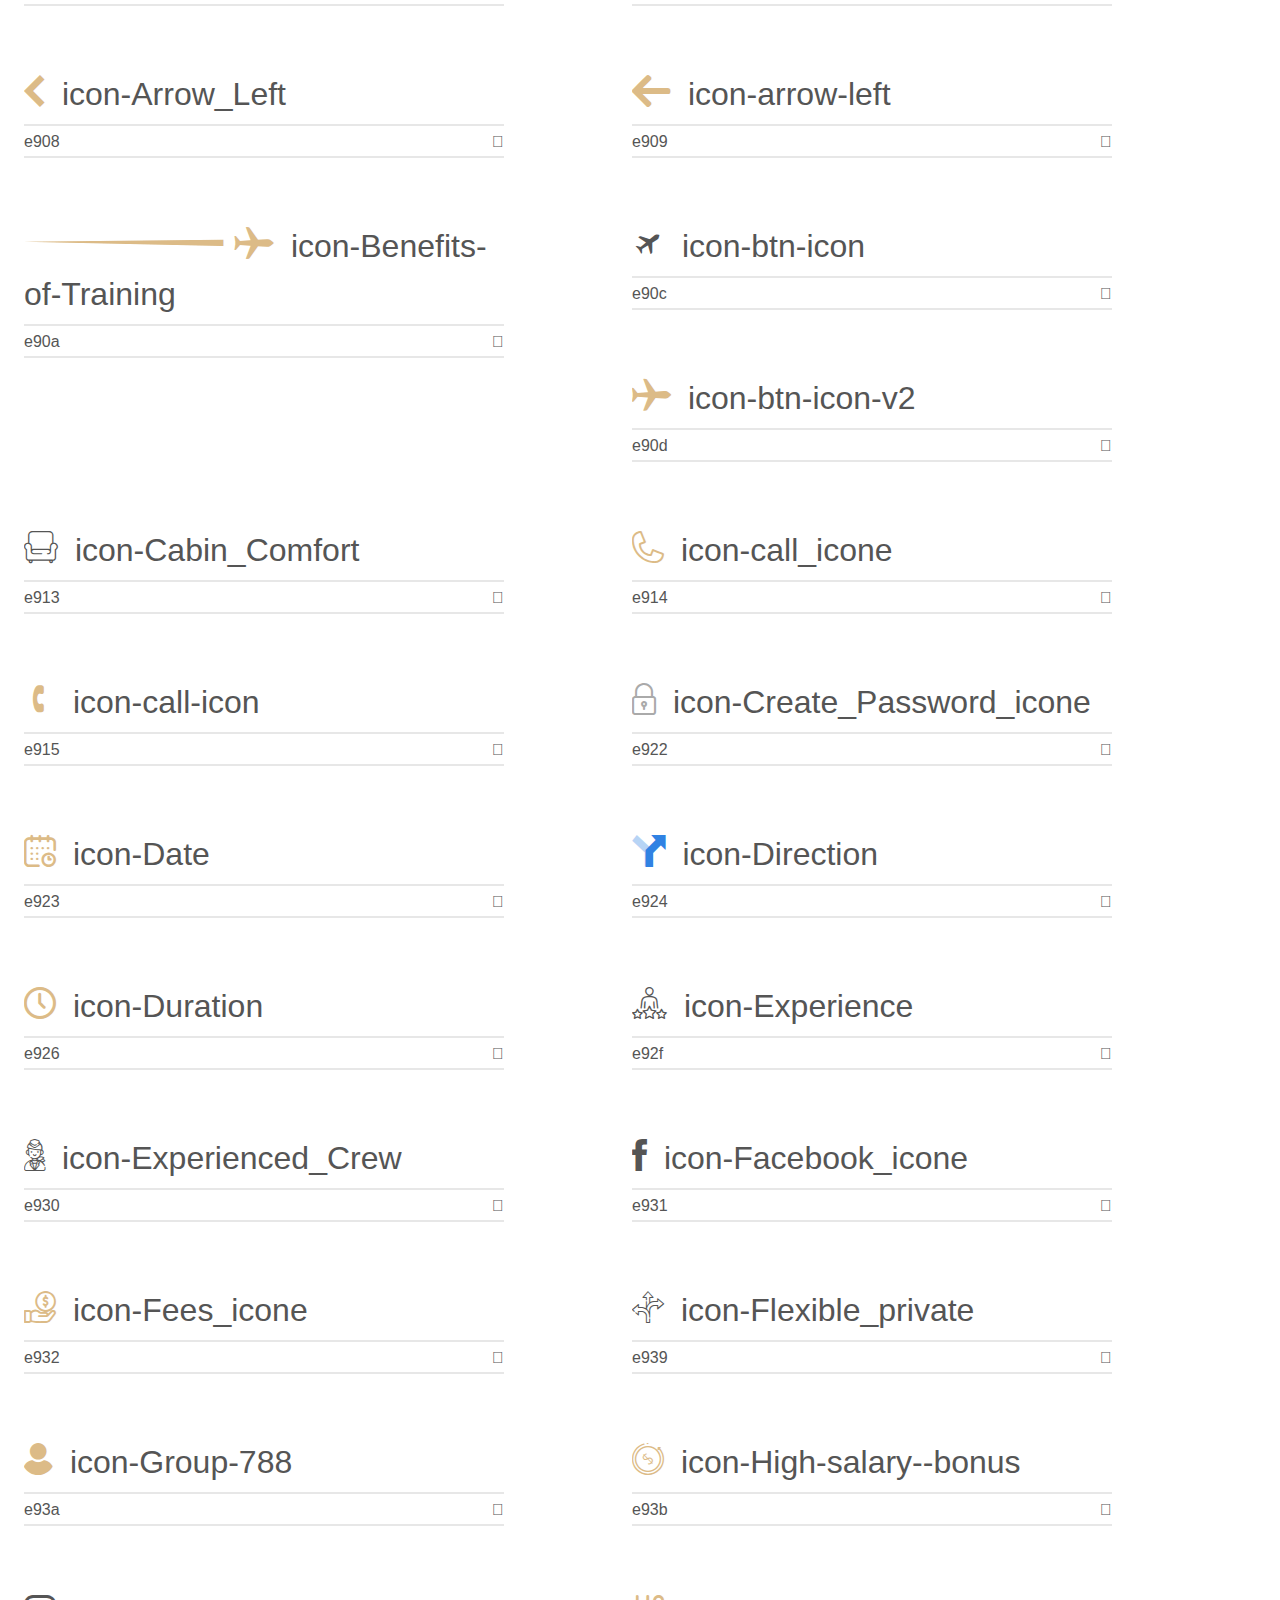
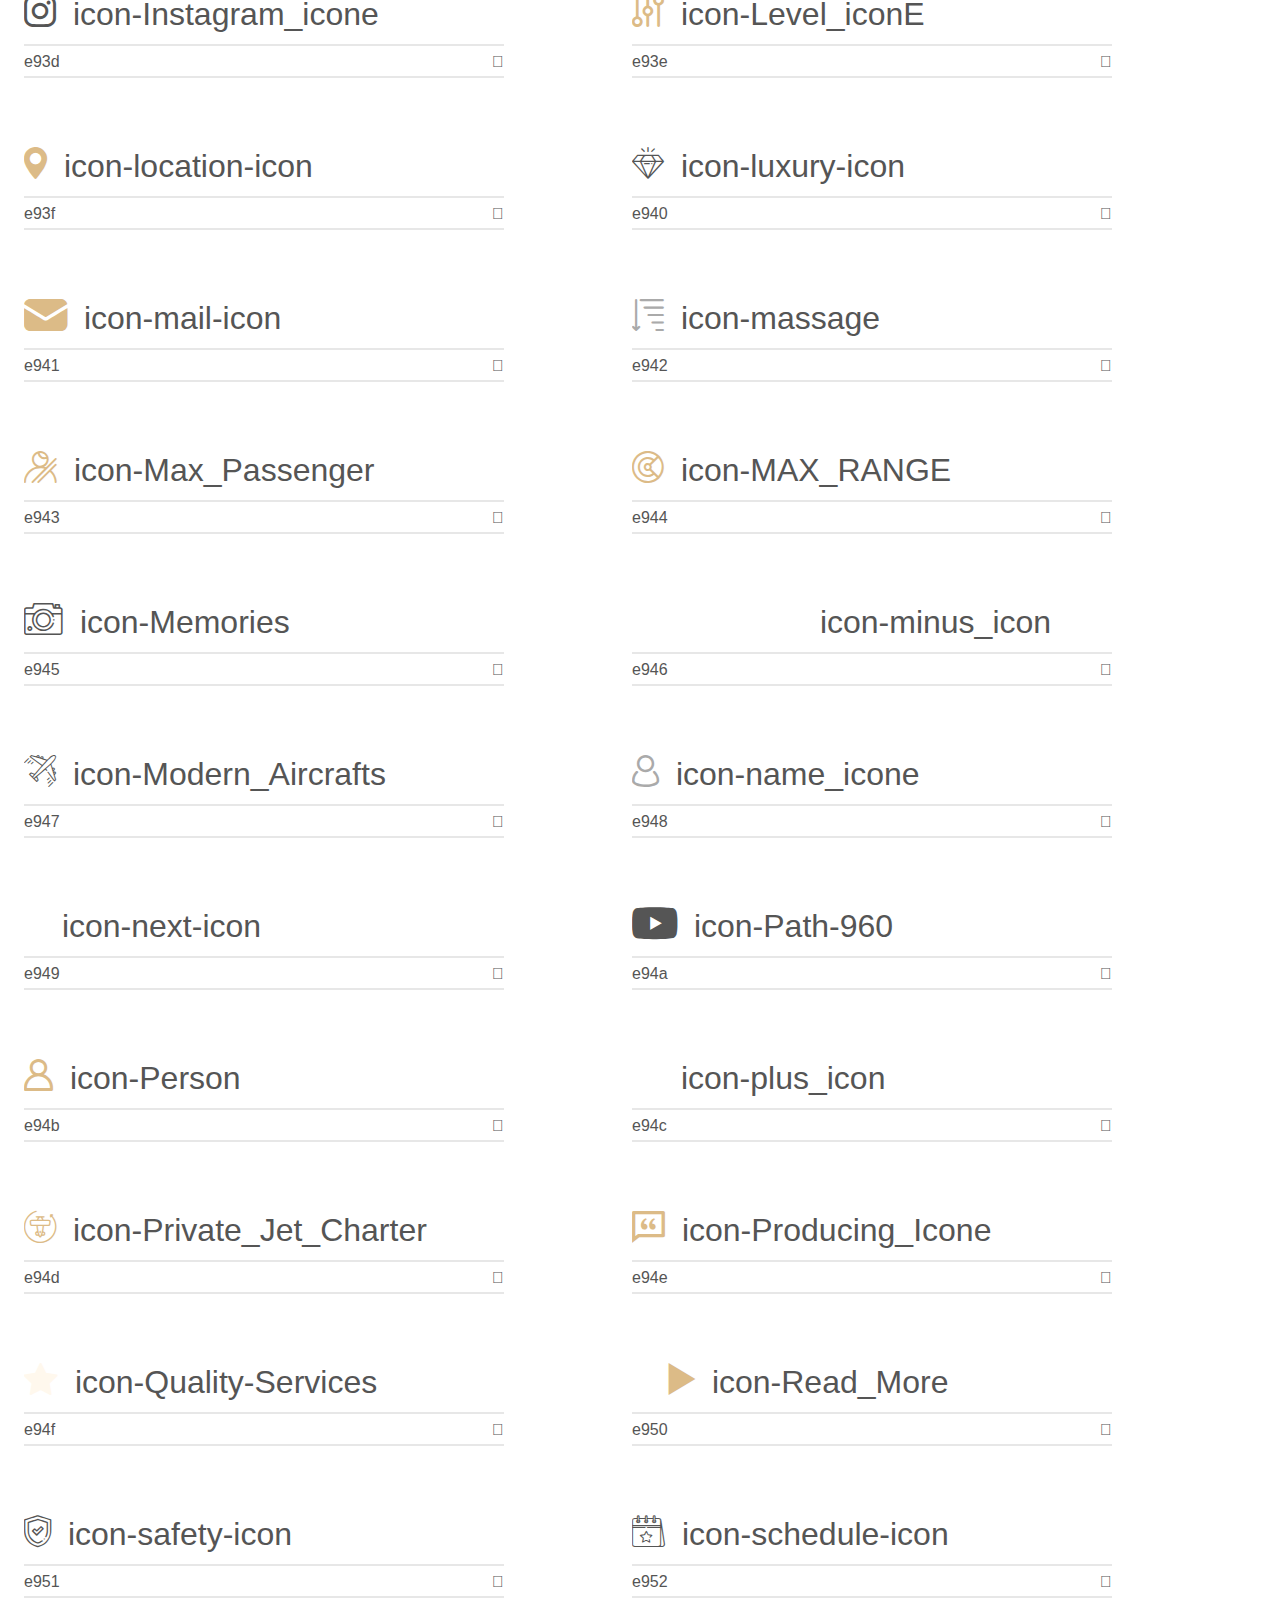
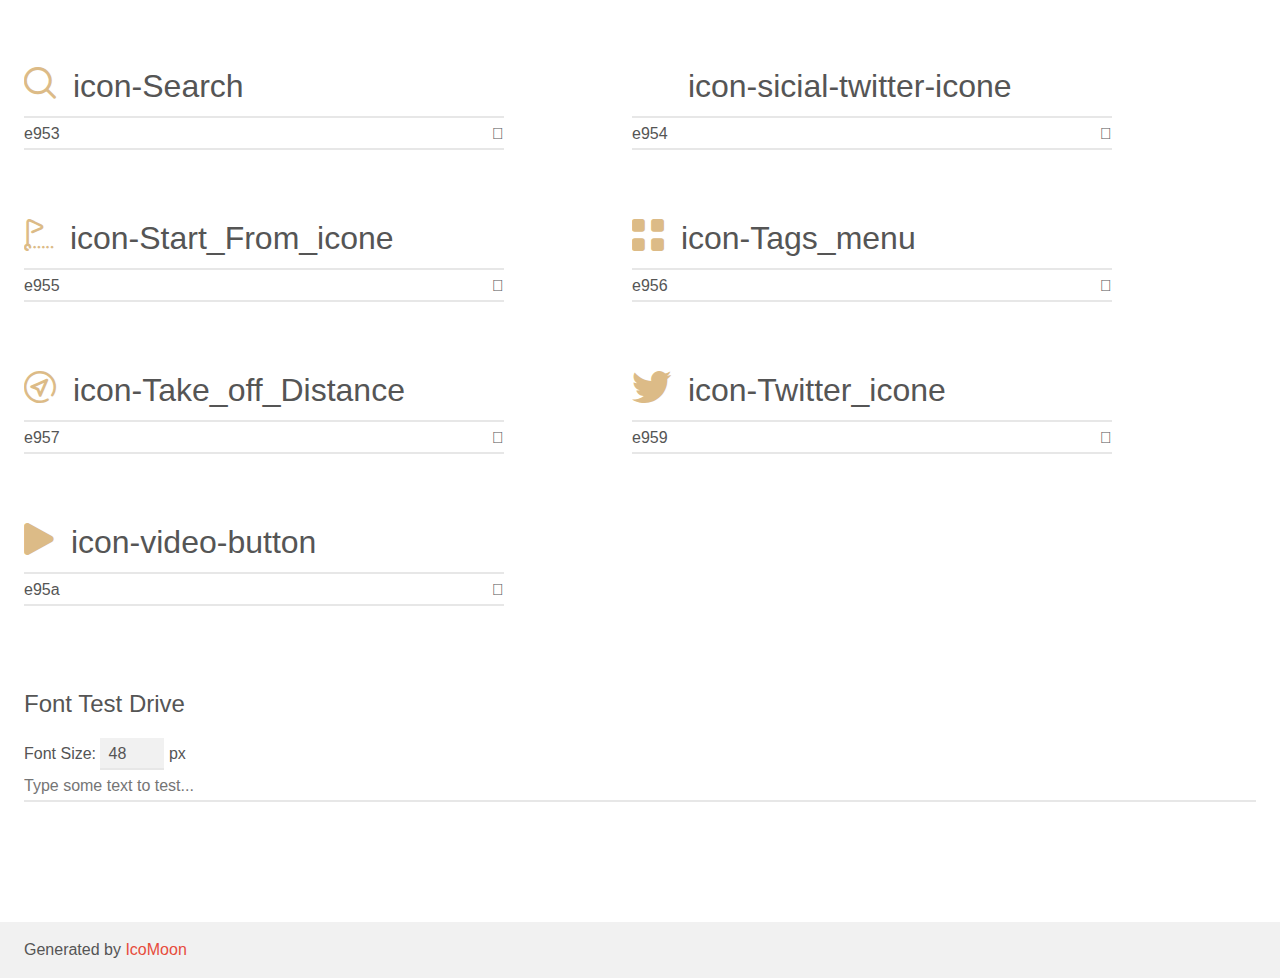
<file: assets/icomoon/demo.html>
<!doctype html>
<html>
<head>
    <meta charset="utf-8">
    <title>IcoMoon Demo</title>
    <meta name="description" content="An Icon Font Generated By IcoMoon.io">
    <meta name="viewport" content="width=device-width, initial-scale=1">
    <link rel="stylesheet" href="demo-files/demo.css">
    <link rel="stylesheet" href="style.css"></head>
<body>
    <div class="bgc1 clearfix">
        <h1 class="mhmm mvm"><span class="fgc1">Font Name:</span> icomoon <small class="fgc1">(Glyphs:&nbsp;68)</small></h1>
    </div>
    <div class="clearfix mhl ptl">
        <h1 class="mvm mtn fgc1">Grid Size: Unknown</h1>
        <div class="glyph fs1">
            <div class="clearfix bshadow0 pbs">
                <span class="icon-Group-2361"></span>
                <span class="mls"> icon-Group-2361</span>
            </div>
            <fieldset class="fs0 size1of1 clearfix hidden-false">
                <input type="text" readonly value="e911" class="unit size1of2" />
                <input type="text" maxlength="1" readonly value="&#xe911;" class="unitRight size1of2 talign-right" />
            </fieldset>
            <div class="fs0 bshadow0 clearfix hidden-true">
                <span class="unit pvs fgc1">liga: </span>
                <input type="text" readonly value="" class="liga unitRight" />
            </div>
        </div>
        <div class="glyph fs1">
            <div class="clearfix bshadow0 pbs">
                <span class="icon-job-announcement"></span>
                <span class="mls"> icon-job-announcement</span>
            </div>
            <fieldset class="fs0 size1of1 clearfix hidden-false">
                <input type="text" readonly value="e918" class="unit size1of2" />
                <input type="text" maxlength="1" readonly value="&#xe918;" class="unitRight size1of2 talign-right" />
            </fieldset>
            <div class="fs0 bshadow0 clearfix hidden-true">
                <span class="unit pvs fgc1">liga: </span>
                <input type="text" readonly value="" class="liga unitRight" />
            </div>
        </div>
        <div class="glyph fs1">
            <div class="clearfix bshadow0 pbs">
                <span class="icon-note"></span>
                <span class="mls"> icon-note</span>
            </div>
            <fieldset class="fs0 size1of1 clearfix hidden-false">
                <input type="text" readonly value="e919" class="unit size1of2" />
                <input type="text" maxlength="1" readonly value="&#xe919;" class="unitRight size1of2 talign-right" />
            </fieldset>
            <div class="fs0 bshadow0 clearfix hidden-true">
                <span class="unit pvs fgc1">liga: </span>
                <input type="text" readonly value="" class="liga unitRight" />
            </div>
        </div>
        <div class="glyph fs1">
            <div class="clearfix bshadow0 pbs">
                <span class="icon-money-svgrepo-com-1"></span>
                <span class="mls"> icon-money-svgrepo-com-1</span>
            </div>
            <fieldset class="fs0 size1of1 clearfix hidden-false">
                <input type="text" readonly value="e91a" class="unit size1of2" />
                <input type="text" maxlength="1" readonly value="&#xe91a;" class="unitRight size1of2 talign-right" />
            </fieldset>
            <div class="fs0 bshadow0 clearfix hidden-true">
                <span class="unit pvs fgc1">liga: </span>
                <input type="text" readonly value="" class="liga unitRight" />
            </div>
        </div>
        <div class="glyph fs1">
            <div class="clearfix bshadow0 pbs">
                <span class="icon-world-svgrepo-com"></span>
                <span class="mls"> icon-world-svgrepo-com</span>
            </div>
            <fieldset class="fs0 size1of1 clearfix hidden-false">
                <input type="text" readonly value="e91b" class="unit size1of2" />
                <input type="text" maxlength="1" readonly value="&#xe91b;" class="unitRight size1of2 talign-right" />
            </fieldset>
            <div class="fs0 bshadow0 clearfix hidden-true">
                <span class="unit pvs fgc1">liga: </span>
                <input type="text" readonly value="" class="liga unitRight" />
            </div>
        </div>
        <div class="glyph fs1">
            <div class="clearfix bshadow0 pbs">
                <span class="icon-briefcase"></span>
                <span class="mls"> icon-briefcase</span>
            </div>
            <fieldset class="fs0 size1of1 clearfix hidden-false">
                <input type="text" readonly value="e91c" class="unit size1of2" />
                <input type="text" maxlength="1" readonly value="&#xe91c;" class="unitRight size1of2 talign-right" />
            </fieldset>
            <div class="fs0 bshadow0 clearfix hidden-true">
                <span class="unit pvs fgc1">liga: </span>
                <input type="text" readonly value="" class="liga unitRight" />
            </div>
        </div>
        <div class="glyph fs1">
            <div class="clearfix bshadow0 pbs">
                <span class="icon-coolest-job"></span>
                <span class="mls"> icon-coolest-job</span>
            </div>
            <fieldset class="fs0 size1of1 clearfix hidden-false">
                <input type="text" readonly value="e91d" class="unit size1of2" />
                <input type="text" maxlength="1" readonly value="&#xe91d;" class="unitRight size1of2 talign-right" />
            </fieldset>
            <div class="fs0 bshadow0 clearfix hidden-true">
                <span class="unit pvs fgc1">liga: </span>
                <input type="text" readonly value="" class="liga unitRight" />
            </div>
        </div>
        <div class="glyph fs1">
            <div class="clearfix bshadow0 pbs">
                <span class="icon-private-helicoopter1"></span>
                <span class="mls"> icon-private-helicoopter1</span>
            </div>
            <fieldset class="fs0 size1of1 clearfix hidden-false">
                <input type="text" readonly value="e91e" class="unit size1of2" />
                <input type="text" maxlength="1" readonly value="&#xe91e;" class="unitRight size1of2 talign-right" />
            </fieldset>
            <div class="fs0 bshadow0 clearfix hidden-true">
                <span class="unit pvs fgc1">liga: </span>
                <input type="text" readonly value="" class="liga unitRight" />
            </div>
        </div>
        <div class="glyph fs1">
            <div class="clearfix bshadow0 pbs">
                <span class="icon-red-light-svgrepo-com"></span>
                <span class="mls"> icon-red-light-svgrepo-com</span>
            </div>
            <fieldset class="fs0 size1of1 clearfix hidden-false">
                <input type="text" readonly value="e90b" class="unit size1of2" />
                <input type="text" maxlength="1" readonly value="&#xe90b;" class="unitRight size1of2 talign-right" />
            </fieldset>
            <div class="fs0 bshadow0 clearfix hidden-true">
                <span class="unit pvs fgc1">liga: </span>
                <input type="text" readonly value="" class="liga unitRight" />
            </div>
        </div>
        <div class="glyph fs1">
            <div class="clearfix bshadow0 pbs">
                <span class="icon-from-airplane"></span>
                <span class="mls"> icon-from-airplane</span>
            </div>
            <fieldset class="fs0 size1of1 clearfix hidden-false">
                <input type="text" readonly value="e900" class="unit size1of2" />
                <input type="text" maxlength="1" readonly value="&#xe900;" class="unitRight size1of2 talign-right" />
            </fieldset>
            <div class="fs0 bshadow0 clearfix hidden-true">
                <span class="unit pvs fgc1">liga: </span>
                <input type="text" readonly value="" class="liga unitRight" />
            </div>
        </div>
        <div class="glyph fs1">
            <div class="clearfix bshadow0 pbs">
                <span class="icon-quote"></span>
                <span class="mls"> icon-quote</span>
            </div>
            <fieldset class="fs0 size1of1 clearfix hidden-false">
                <input type="text" readonly value="e901" class="unit size1of2" />
                <input type="text" maxlength="1" readonly value="&#xe901;" class="unitRight size1of2 talign-right" />
            </fieldset>
            <div class="fs0 bshadow0 clearfix hidden-true">
                <span class="unit pvs fgc1">liga: </span>
                <input type="text" readonly value="" class="liga unitRight" />
            </div>
        </div>
        <div class="glyph fs1">
            <div class="clearfix bshadow0 pbs">
                <span class="icon-to-airplane"></span>
                <span class="mls"> icon-to-airplane</span>
            </div>
            <fieldset class="fs0 size1of1 clearfix hidden-false">
                <input type="text" readonly value="e902" class="unit size1of2" />
                <input type="text" maxlength="1" readonly value="&#xe902;" class="unitRight size1of2 talign-right" />
            </fieldset>
            <div class="fs0 bshadow0 clearfix hidden-true">
                <span class="unit pvs fgc1">liga: </span>
                <input type="text" readonly value="" class="liga unitRight" />
            </div>
        </div>
        <div class="glyph fs1">
            <div class="clearfix bshadow0 pbs">
                <span class="icon-air-ambulance"></span>
                <span class="mls"> icon-air-ambulance</span>
            </div>
            <fieldset class="fs0 size1of1 clearfix hidden-false">
                <input type="text" readonly value="e906" class="unit size1of2" />
                <input type="text" maxlength="1" readonly value="&#xe906;" class="unitRight size1of2 talign-right" />
            </fieldset>
            <div class="fs0 bshadow0 clearfix hidden-true">
                <span class="unit pvs fgc1">liga: </span>
                <input type="text" readonly value="" class="liga unitRight" />
            </div>
        </div>
        <div class="glyph fs1">
            <div class="clearfix bshadow0 pbs">
                <span class="icon-Business-Jet-Charter1"></span>
                <span class="mls"> icon-Business-Jet-Charter1</span>
            </div>
            <fieldset class="fs0 size1of1 clearfix hidden-false">
                <input type="text" readonly value="e90e" class="unit size1of2" />
                <input type="text" maxlength="1" readonly value="&#xe90e;" class="unitRight size1of2 talign-right" />
            </fieldset>
            <div class="fs0 bshadow0 clearfix hidden-true">
                <span class="unit pvs fgc1">liga: </span>
                <input type="text" readonly value="" class="liga unitRight" />
            </div>
        </div>
        <div class="glyph fs1">
            <div class="clearfix bshadow0 pbs">
                <span class="icon-wifi"></span>
                <span class="mls"> icon-wifi</span>
            </div>
            <fieldset class="fs0 size1of1 clearfix hidden-false">
                <input type="text" readonly value="e912" class="unit size1of2" />
                <input type="text" maxlength="1" readonly value="&#xe912;" class="unitRight size1of2 talign-right" />
            </fieldset>
            <div class="fs0 bshadow0 clearfix hidden-true">
                <span class="unit pvs fgc1">liga: </span>
                <input type="text" readonly value="" class="liga unitRight" />
            </div>
        </div>
        <div class="glyph fs1">
            <div class="clearfix bshadow0 pbs">
                <span class="icon-title-icon"></span>
                <span class="mls"> icon-title-icon</span>
            </div>
            <fieldset class="fs0 size1of1 clearfix hidden-false">
                <input type="text" readonly value="e90f" class="unit size1of2" />
                <input type="text" maxlength="1" readonly value="&#xe90f;" class="unitRight size1of2 talign-right" />
            </fieldset>
            <div class="fs0 bshadow0 clearfix hidden-true">
                <span class="unit pvs fgc1">liga: </span>
                <input type="text" readonly value="" class="liga unitRight" />
            </div>
        </div>
        <div class="glyph fs1">
            <div class="clearfix bshadow0 pbs">
                <span class="icon-Aircraft_Speed"></span>
                <span class="mls"> icon-Aircraft_Speed</span>
            </div>
            <fieldset class="fs0 size1of1 clearfix hidden-false">
                <input type="text" readonly value="e903" class="unit size1of2" />
                <input type="text" maxlength="1" readonly value="&#xe903;" class="unitRight size1of2 talign-right" />
            </fieldset>
            <div class="fs0 bshadow0 clearfix hidden-true">
                <span class="unit pvs fgc1">liga: </span>
                <input type="text" readonly value="" class="liga unitRight" />
            </div>
        </div>
        <div class="glyph fs1">
            <div class="clearfix bshadow0 pbs">
                <span class="icon-All_-Around_Globe"></span>
                <span class="mls"> icon-All_-Around_Globe</span>
            </div>
            <fieldset class="fs0 size1of1 clearfix hidden-false">
                <input type="text" readonly value="e904" class="unit size1of2" />
                <input type="text" maxlength="1" readonly value="&#xe904;" class="unitRight size1of2 talign-right" />
            </fieldset>
            <div class="fs0 bshadow0 clearfix hidden-true">
                <span class="unit pvs fgc1">liga: </span>
                <input type="text" readonly value="" class="liga unitRight" />
            </div>
        </div>
        <div class="glyph fs1">
            <div class="clearfix bshadow0 pbs">
                <span class="icon-Anywhere"></span>
                <span class="mls"> icon-Anywhere</span>
            </div>
            <fieldset class="fs0 size1of1 clearfix hidden-false">
                <input type="text" readonly value="e905" class="unit size1of2" />
                <input type="text" maxlength="1" readonly value="&#xe905;" class="unitRight size1of2 talign-right" />
            </fieldset>
            <div class="fs0 bshadow0 clearfix hidden-true">
                <span class="unit pvs fgc1">liga: </span>
                <input type="text" readonly value="" class="liga unitRight" />
            </div>
        </div>
        <div class="glyph fs1">
            <div class="clearfix bshadow0 pbs">
                <span class="icon-Arrow_down"></span>
                <span class="mls"> icon-Arrow_down</span>
            </div>
            <fieldset class="fs0 size1of1 clearfix hidden-false">
                <input type="text" readonly value="e907" class="unit size1of2" />
                <input type="text" maxlength="1" readonly value="&#xe907;" class="unitRight size1of2 talign-right" />
            </fieldset>
            <div class="fs0 bshadow0 clearfix hidden-true">
                <span class="unit pvs fgc1">liga: </span>
                <input type="text" readonly value="" class="liga unitRight" />
            </div>
        </div>
        <div class="glyph fs1">
            <div class="clearfix bshadow0 pbs">
                <span class="icon-Arrow_Left"></span>
                <span class="mls"> icon-Arrow_Left</span>
            </div>
            <fieldset class="fs0 size1of1 clearfix hidden-false">
                <input type="text" readonly value="e908" class="unit size1of2" />
                <input type="text" maxlength="1" readonly value="&#xe908;" class="unitRight size1of2 talign-right" />
            </fieldset>
            <div class="fs0 bshadow0 clearfix hidden-true">
                <span class="unit pvs fgc1">liga: </span>
                <input type="text" readonly value="" class="liga unitRight" />
            </div>
        </div>
        <div class="glyph fs1">
            <div class="clearfix bshadow0 pbs">
                <span class="icon-arrow-left"></span>
                <span class="mls"> icon-arrow-left</span>
            </div>
            <fieldset class="fs0 size1of1 clearfix hidden-false">
                <input type="text" readonly value="e909" class="unit size1of2" />
                <input type="text" maxlength="1" readonly value="&#xe909;" class="unitRight size1of2 talign-right" />
            </fieldset>
            <div class="fs0 bshadow0 clearfix hidden-true">
                <span class="unit pvs fgc1">liga: </span>
                <input type="text" readonly value="" class="liga unitRight" />
            </div>
        </div>
        <div class="glyph fs1">
            <div class="clearfix bshadow0 pbs">
                <span class="icon-Benefits-of-Training"></span>
                <span class="mls"> icon-Benefits-of-Training</span>
            </div>
            <fieldset class="fs0 size1of1 clearfix hidden-false">
                <input type="text" readonly value="e90a" class="unit size1of2" />
                <input type="text" maxlength="1" readonly value="&#xe90a;" class="unitRight size1of2 talign-right" />
            </fieldset>
            <div class="fs0 bshadow0 clearfix hidden-true">
                <span class="unit pvs fgc1">liga: </span>
                <input type="text" readonly value="" class="liga unitRight" />
            </div>
        </div>
        <div class="glyph fs1">
            <div class="clearfix bshadow0 pbs">
                <span class="icon-btn-icon"></span>
                <span class="mls"> icon-btn-icon</span>
            </div>
            <fieldset class="fs0 size1of1 clearfix hidden-false">
                <input type="text" readonly value="e90c" class="unit size1of2" />
                <input type="text" maxlength="1" readonly value="&#xe90c;" class="unitRight size1of2 talign-right" />
            </fieldset>
            <div class="fs0 bshadow0 clearfix hidden-true">
                <span class="unit pvs fgc1">liga: </span>
                <input type="text" readonly value="" class="liga unitRight" />
            </div>
        </div>
        <div class="glyph fs1">
            <div class="clearfix bshadow0 pbs">
                <span class="icon-btn-icon-v2"></span>
                <span class="mls"> icon-btn-icon-v2</span>
            </div>
            <fieldset class="fs0 size1of1 clearfix hidden-false">
                <input type="text" readonly value="e90d" class="unit size1of2" />
                <input type="text" maxlength="1" readonly value="&#xe90d;" class="unitRight size1of2 talign-right" />
            </fieldset>
            <div class="fs0 bshadow0 clearfix hidden-true">
                <span class="unit pvs fgc1">liga: </span>
                <input type="text" readonly value="" class="liga unitRight" />
            </div>
        </div>
        <div class="glyph fs1">
            <div class="clearfix bshadow0 pbs">
                <span class="icon-Cabin_Comfort"></span>
                <span class="mls"> icon-Cabin_Comfort</span>
            </div>
            <fieldset class="fs0 size1of1 clearfix hidden-false">
                <input type="text" readonly value="e913" class="unit size1of2" />
                <input type="text" maxlength="1" readonly value="&#xe913;" class="unitRight size1of2 talign-right" />
            </fieldset>
            <div class="fs0 bshadow0 clearfix hidden-true">
                <span class="unit pvs fgc1">liga: </span>
                <input type="text" readonly value="" class="liga unitRight" />
            </div>
        </div>
        <div class="glyph fs1">
            <div class="clearfix bshadow0 pbs">
                <span class="icon-call_icone"></span>
                <span class="mls"> icon-call_icone</span>
            </div>
            <fieldset class="fs0 size1of1 clearfix hidden-false">
                <input type="text" readonly value="e914" class="unit size1of2" />
                <input type="text" maxlength="1" readonly value="&#xe914;" class="unitRight size1of2 talign-right" />
            </fieldset>
            <div class="fs0 bshadow0 clearfix hidden-true">
                <span class="unit pvs fgc1">liga: </span>
                <input type="text" readonly value="" class="liga unitRight" />
            </div>
        </div>
        <div class="glyph fs1">
            <div class="clearfix bshadow0 pbs">
                <span class="icon-call-icon"></span>
                <span class="mls"> icon-call-icon</span>
            </div>
            <fieldset class="fs0 size1of1 clearfix hidden-false">
                <input type="text" readonly value="e915" class="unit size1of2" />
                <input type="text" maxlength="1" readonly value="&#xe915;" class="unitRight size1of2 talign-right" />
            </fieldset>
            <div class="fs0 bshadow0 clearfix hidden-true">
                <span class="unit pvs fgc1">liga: </span>
                <input type="text" readonly value="" class="liga unitRight" />
            </div>
        </div>
        <div class="glyph fs1">
            <div class="clearfix bshadow0 pbs">
                <span class="icon-Create_Password_icone"></span>
                <span class="mls"> icon-Create_Password_icone</span>
            </div>
            <fieldset class="fs0 size1of1 clearfix hidden-false">
                <input type="text" readonly value="e922" class="unit size1of2" />
                <input type="text" maxlength="1" readonly value="&#xe922;" class="unitRight size1of2 talign-right" />
            </fieldset>
            <div class="fs0 bshadow0 clearfix hidden-true">
                <span class="unit pvs fgc1">liga: </span>
                <input type="text" readonly value="" class="liga unitRight" />
            </div>
        </div>
        <div class="glyph fs1">
            <div class="clearfix bshadow0 pbs">
                <span class="icon-Date"></span>
                <span class="mls"> icon-Date</span>
            </div>
            <fieldset class="fs0 size1of1 clearfix hidden-false">
                <input type="text" readonly value="e923" class="unit size1of2" />
                <input type="text" maxlength="1" readonly value="&#xe923;" class="unitRight size1of2 talign-right" />
            </fieldset>
            <div class="fs0 bshadow0 clearfix hidden-true">
                <span class="unit pvs fgc1">liga: </span>
                <input type="text" readonly value="" class="liga unitRight" />
            </div>
        </div>
        <div class="glyph fs1">
            <div class="clearfix bshadow0 pbs">
                <span class="icon-Direction"><span class="path1"></span><span class="path2"></span></span>
                <span class="mls"> icon-Direction</span>
            </div>
            <fieldset class="fs0 size1of1 clearfix hidden-false">
                <input type="text" readonly value="e924" class="unit size1of2" />
                <input type="text" maxlength="1" readonly value="&#xe924;" class="unitRight size1of2 talign-right" />
            </fieldset>
            <div class="fs0 bshadow0 clearfix hidden-true">
                <span class="unit pvs fgc1">liga: </span>
                <input type="text" readonly value="" class="liga unitRight" />
            </div>
        </div>
        <div class="glyph fs1">
            <div class="clearfix bshadow0 pbs">
                <span class="icon-Duration"></span>
                <span class="mls"> icon-Duration</span>
            </div>
            <fieldset class="fs0 size1of1 clearfix hidden-false">
                <input type="text" readonly value="e926" class="unit size1of2" />
                <input type="text" maxlength="1" readonly value="&#xe926;" class="unitRight size1of2 talign-right" />
            </fieldset>
            <div class="fs0 bshadow0 clearfix hidden-true">
                <span class="unit pvs fgc1">liga: </span>
                <input type="text" readonly value="" class="liga unitRight" />
            </div>
        </div>
        <div class="glyph fs1">
            <div class="clearfix bshadow0 pbs">
                <span class="icon-Experience"></span>
                <span class="mls"> icon-Experience</span>
            </div>
            <fieldset class="fs0 size1of1 clearfix hidden-false">
                <input type="text" readonly value="e92f" class="unit size1of2" />
                <input type="text" maxlength="1" readonly value="&#xe92f;" class="unitRight size1of2 talign-right" />
            </fieldset>
            <div class="fs0 bshadow0 clearfix hidden-true">
                <span class="unit pvs fgc1">liga: </span>
                <input type="text" readonly value="" class="liga unitRight" />
            </div>
        </div>
        <div class="glyph fs1">
            <div class="clearfix bshadow0 pbs">
                <span class="icon-Experienced_Crew"></span>
                <span class="mls"> icon-Experienced_Crew</span>
            </div>
            <fieldset class="fs0 size1of1 clearfix hidden-false">
                <input type="text" readonly value="e930" class="unit size1of2" />
                <input type="text" maxlength="1" readonly value="&#xe930;" class="unitRight size1of2 talign-right" />
            </fieldset>
            <div class="fs0 bshadow0 clearfix hidden-true">
                <span class="unit pvs fgc1">liga: </span>
                <input type="text" readonly value="" class="liga unitRight" />
            </div>
        </div>
        <div class="glyph fs1">
            <div class="clearfix bshadow0 pbs">
                <span class="icon-Facebook_icone"></span>
                <span class="mls"> icon-Facebook_icone</span>
            </div>
            <fieldset class="fs0 size1of1 clearfix hidden-false">
                <input type="text" readonly value="e931" class="unit size1of2" />
                <input type="text" maxlength="1" readonly value="&#xe931;" class="unitRight size1of2 talign-right" />
            </fieldset>
            <div class="fs0 bshadow0 clearfix hidden-true">
                <span class="unit pvs fgc1">liga: </span>
                <input type="text" readonly value="" class="liga unitRight" />
            </div>
        </div>
        <div class="glyph fs1">
            <div class="clearfix bshadow0 pbs">
                <span class="icon-Fees_icone"></span>
                <span class="mls"> icon-Fees_icone</span>
            </div>
            <fieldset class="fs0 size1of1 clearfix hidden-false">
                <input type="text" readonly value="e932" class="unit size1of2" />
                <input type="text" maxlength="1" readonly value="&#xe932;" class="unitRight size1of2 talign-right" />
            </fieldset>
            <div class="fs0 bshadow0 clearfix hidden-true">
                <span class="unit pvs fgc1">liga: </span>
                <input type="text" readonly value="" class="liga unitRight" />
            </div>
        </div>
        <div class="glyph fs1">
            <div class="clearfix bshadow0 pbs">
                <span class="icon-Flexible_private"></span>
                <span class="mls"> icon-Flexible_private</span>
            </div>
            <fieldset class="fs0 size1of1 clearfix hidden-false">
                <input type="text" readonly value="e939" class="unit size1of2" />
                <input type="text" maxlength="1" readonly value="&#xe939;" class="unitRight size1of2 talign-right" />
            </fieldset>
            <div class="fs0 bshadow0 clearfix hidden-true">
                <span class="unit pvs fgc1">liga: </span>
                <input type="text" readonly value="" class="liga unitRight" />
            </div>
        </div>
        <div class="glyph fs1">
            <div class="clearfix bshadow0 pbs">
                <span class="icon-Group-788"></span>
                <span class="mls"> icon-Group-788</span>
            </div>
            <fieldset class="fs0 size1of1 clearfix hidden-false">
                <input type="text" readonly value="e93a" class="unit size1of2" />
                <input type="text" maxlength="1" readonly value="&#xe93a;" class="unitRight size1of2 talign-right" />
            </fieldset>
            <div class="fs0 bshadow0 clearfix hidden-true">
                <span class="unit pvs fgc1">liga: </span>
                <input type="text" readonly value="" class="liga unitRight" />
            </div>
        </div>
        <div class="glyph fs1">
            <div class="clearfix bshadow0 pbs">
                <span class="icon-High-salary--bonus"></span>
                <span class="mls"> icon-High-salary--bonus</span>
            </div>
            <fieldset class="fs0 size1of1 clearfix hidden-false">
                <input type="text" readonly value="e93b" class="unit size1of2" />
                <input type="text" maxlength="1" readonly value="&#xe93b;" class="unitRight size1of2 talign-right" />
            </fieldset>
            <div class="fs0 bshadow0 clearfix hidden-true">
                <span class="unit pvs fgc1">liga: </span>
                <input type="text" readonly value="" class="liga unitRight" />
            </div>
        </div>
        <div class="glyph fs1">
            <div class="clearfix bshadow0 pbs">
                <span class="icon-Instagram_icone"></span>
                <span class="mls"> icon-Instagram_icone</span>
            </div>
            <fieldset class="fs0 size1of1 clearfix hidden-false">
                <input type="text" readonly value="e93d" class="unit size1of2" />
                <input type="text" maxlength="1" readonly value="&#xe93d;" class="unitRight size1of2 talign-right" />
            </fieldset>
            <div class="fs0 bshadow0 clearfix hidden-true">
                <span class="unit pvs fgc1">liga: </span>
                <input type="text" readonly value="" class="liga unitRight" />
            </div>
        </div>
        <div class="glyph fs1">
            <div class="clearfix bshadow0 pbs">
                <span class="icon-Level_iconE"></span>
                <span class="mls"> icon-Level_iconE</span>
            </div>
            <fieldset class="fs0 size1of1 clearfix hidden-false">
                <input type="text" readonly value="e93e" class="unit size1of2" />
                <input type="text" maxlength="1" readonly value="&#xe93e;" class="unitRight size1of2 talign-right" />
            </fieldset>
            <div class="fs0 bshadow0 clearfix hidden-true">
                <span class="unit pvs fgc1">liga: </span>
                <input type="text" readonly value="" class="liga unitRight" />
            </div>
        </div>
        <div class="glyph fs1">
            <div class="clearfix bshadow0 pbs">
                <span class="icon-location-icon"></span>
                <span class="mls"> icon-location-icon</span>
            </div>
            <fieldset class="fs0 size1of1 clearfix hidden-false">
                <input type="text" readonly value="e93f" class="unit size1of2" />
                <input type="text" maxlength="1" readonly value="&#xe93f;" class="unitRight size1of2 talign-right" />
            </fieldset>
            <div class="fs0 bshadow0 clearfix hidden-true">
                <span class="unit pvs fgc1">liga: </span>
                <input type="text" readonly value="" class="liga unitRight" />
            </div>
        </div>
        <div class="glyph fs1">
            <div class="clearfix bshadow0 pbs">
                <span class="icon-luxury-icon"></span>
                <span class="mls"> icon-luxury-icon</span>
            </div>
            <fieldset class="fs0 size1of1 clearfix hidden-false">
                <input type="text" readonly value="e940" class="unit size1of2" />
                <input type="text" maxlength="1" readonly value="&#xe940;" class="unitRight size1of2 talign-right" />
            </fieldset>
            <div class="fs0 bshadow0 clearfix hidden-true">
                <span class="unit pvs fgc1">liga: </span>
                <input type="text" readonly value="" class="liga unitRight" />
            </div>
        </div>
        <div class="glyph fs1">
            <div class="clearfix bshadow0 pbs">
                <span class="icon-mail-icon"></span>
                <span class="mls"> icon-mail-icon</span>
            </div>
            <fieldset class="fs0 size1of1 clearfix hidden-false">
                <input type="text" readonly value="e941" class="unit size1of2" />
                <input type="text" maxlength="1" readonly value="&#xe941;" class="unitRight size1of2 talign-right" />
            </fieldset>
            <div class="fs0 bshadow0 clearfix hidden-true">
                <span class="unit pvs fgc1">liga: </span>
                <input type="text" readonly value="" class="liga unitRight" />
            </div>
        </div>
        <div class="glyph fs1">
            <div class="clearfix bshadow0 pbs">
                <span class="icon-massage"></span>
                <span class="mls"> icon-massage</span>
            </div>
            <fieldset class="fs0 size1of1 clearfix hidden-false">
                <input type="text" readonly value="e942" class="unit size1of2" />
                <input type="text" maxlength="1" readonly value="&#xe942;" class="unitRight size1of2 talign-right" />
            </fieldset>
            <div class="fs0 bshadow0 clearfix hidden-true">
                <span class="unit pvs fgc1">liga: </span>
                <input type="text" readonly value="" class="liga unitRight" />
            </div>
        </div>
        <div class="glyph fs1">
            <div class="clearfix bshadow0 pbs">
                <span class="icon-Max_Passenger"></span>
                <span class="mls"> icon-Max_Passenger</span>
            </div>
            <fieldset class="fs0 size1of1 clearfix hidden-false">
                <input type="text" readonly value="e943" class="unit size1of2" />
                <input type="text" maxlength="1" readonly value="&#xe943;" class="unitRight size1of2 talign-right" />
            </fieldset>
            <div class="fs0 bshadow0 clearfix hidden-true">
                <span class="unit pvs fgc1">liga: </span>
                <input type="text" readonly value="" class="liga unitRight" />
            </div>
        </div>
        <div class="glyph fs1">
            <div class="clearfix bshadow0 pbs">
                <span class="icon-MAX_RANGE"></span>
                <span class="mls"> icon-MAX_RANGE</span>
            </div>
            <fieldset class="fs0 size1of1 clearfix hidden-false">
                <input type="text" readonly value="e944" class="unit size1of2" />
                <input type="text" maxlength="1" readonly value="&#xe944;" class="unitRight size1of2 talign-right" />
            </fieldset>
            <div class="fs0 bshadow0 clearfix hidden-true">
                <span class="unit pvs fgc1">liga: </span>
                <input type="text" readonly value="" class="liga unitRight" />
            </div>
        </div>
        <div class="glyph fs1">
            <div class="clearfix bshadow0 pbs">
                <span class="icon-Memories"></span>
                <span class="mls"> icon-Memories</span>
            </div>
            <fieldset class="fs0 size1of1 clearfix hidden-false">
                <input type="text" readonly value="e945" class="unit size1of2" />
                <input type="text" maxlength="1" readonly value="&#xe945;" class="unitRight size1of2 talign-right" />
            </fieldset>
            <div class="fs0 bshadow0 clearfix hidden-true">
                <span class="unit pvs fgc1">liga: </span>
                <input type="text" readonly value="" class="liga unitRight" />
            </div>
        </div>
        <div class="glyph fs1">
            <div class="clearfix bshadow0 pbs">
                <span class="icon-minus_icon"></span>
                <span class="mls"> icon-minus_icon</span>
            </div>
            <fieldset class="fs0 size1of1 clearfix hidden-false">
                <input type="text" readonly value="e946" class="unit size1of2" />
                <input type="text" maxlength="1" readonly value="&#xe946;" class="unitRight size1of2 talign-right" />
            </fieldset>
            <div class="fs0 bshadow0 clearfix hidden-true">
                <span class="unit pvs fgc1">liga: </span>
                <input type="text" readonly value="" class="liga unitRight" />
            </div>
        </div>
        <div class="glyph fs1">
            <div class="clearfix bshadow0 pbs">
                <span class="icon-Modern_Aircrafts"></span>
                <span class="mls"> icon-Modern_Aircrafts</span>
            </div>
            <fieldset class="fs0 size1of1 clearfix hidden-false">
                <input type="text" readonly value="e947" class="unit size1of2" />
                <input type="text" maxlength="1" readonly value="&#xe947;" class="unitRight size1of2 talign-right" />
            </fieldset>
            <div class="fs0 bshadow0 clearfix hidden-true">
                <span class="unit pvs fgc1">liga: </span>
                <input type="text" readonly value="" class="liga unitRight" />
            </div>
        </div>
        <div class="glyph fs1">
            <div class="clearfix bshadow0 pbs">
                <span class="icon-name_icone"></span>
                <span class="mls"> icon-name_icone</span>
            </div>
            <fieldset class="fs0 size1of1 clearfix hidden-false">
                <input type="text" readonly value="e948" class="unit size1of2" />
                <input type="text" maxlength="1" readonly value="&#xe948;" class="unitRight size1of2 talign-right" />
            </fieldset>
            <div class="fs0 bshadow0 clearfix hidden-true">
                <span class="unit pvs fgc1">liga: </span>
                <input type="text" readonly value="" class="liga unitRight" />
            </div>
        </div>
        <div class="glyph fs1">
            <div class="clearfix bshadow0 pbs">
                <span class="icon-next-icon"></span>
                <span class="mls"> icon-next-icon</span>
            </div>
            <fieldset class="fs0 size1of1 clearfix hidden-false">
                <input type="text" readonly value="e949" class="unit size1of2" />
                <input type="text" maxlength="1" readonly value="&#xe949;" class="unitRight size1of2 talign-right" />
            </fieldset>
            <div class="fs0 bshadow0 clearfix hidden-true">
                <span class="unit pvs fgc1">liga: </span>
                <input type="text" readonly value="" class="liga unitRight" />
            </div>
        </div>
        <div class="glyph fs1">
            <div class="clearfix bshadow0 pbs">
                <span class="icon-Path-960"></span>
                <span class="mls"> icon-Path-960</span>
            </div>
            <fieldset class="fs0 size1of1 clearfix hidden-false">
                <input type="text" readonly value="e94a" class="unit size1of2" />
                <input type="text" maxlength="1" readonly value="&#xe94a;" class="unitRight size1of2 talign-right" />
            </fieldset>
            <div class="fs0 bshadow0 clearfix hidden-true">
                <span class="unit pvs fgc1">liga: </span>
                <input type="text" readonly value="" class="liga unitRight" />
            </div>
        </div>
        <div class="glyph fs1">
            <div class="clearfix bshadow0 pbs">
                <span class="icon-Person"></span>
                <span class="mls"> icon-Person</span>
            </div>
            <fieldset class="fs0 size1of1 clearfix hidden-false">
                <input type="text" readonly value="e94b" class="unit size1of2" />
                <input type="text" maxlength="1" readonly value="&#xe94b;" class="unitRight size1of2 talign-right" />
            </fieldset>
            <div class="fs0 bshadow0 clearfix hidden-true">
                <span class="unit pvs fgc1">liga: </span>
                <input type="text" readonly value="" class="liga unitRight" />
            </div>
        </div>
        <div class="glyph fs1">
            <div class="clearfix bshadow0 pbs">
                <span class="icon-plus_icon"></span>
                <span class="mls"> icon-plus_icon</span>
            </div>
            <fieldset class="fs0 size1of1 clearfix hidden-false">
                <input type="text" readonly value="e94c" class="unit size1of2" />
                <input type="text" maxlength="1" readonly value="&#xe94c;" class="unitRight size1of2 talign-right" />
            </fieldset>
            <div class="fs0 bshadow0 clearfix hidden-true">
                <span class="unit pvs fgc1">liga: </span>
                <input type="text" readonly value="" class="liga unitRight" />
            </div>
        </div>
        <div class="glyph fs1">
            <div class="clearfix bshadow0 pbs">
                <span class="icon-Private_Jet_Charter"></span>
                <span class="mls"> icon-Private_Jet_Charter</span>
            </div>
            <fieldset class="fs0 size1of1 clearfix hidden-false">
                <input type="text" readonly value="e94d" class="unit size1of2" />
                <input type="text" maxlength="1" readonly value="&#xe94d;" class="unitRight size1of2 talign-right" />
            </fieldset>
            <div class="fs0 bshadow0 clearfix hidden-true">
                <span class="unit pvs fgc1">liga: </span>
                <input type="text" readonly value="" class="liga unitRight" />
            </div>
        </div>
        <div class="glyph fs1">
            <div class="clearfix bshadow0 pbs">
                <span class="icon-Producing_Icone"></span>
                <span class="mls"> icon-Producing_Icone</span>
            </div>
            <fieldset class="fs0 size1of1 clearfix hidden-false">
                <input type="text" readonly value="e94e" class="unit size1of2" />
                <input type="text" maxlength="1" readonly value="&#xe94e;" class="unitRight size1of2 talign-right" />
            </fieldset>
            <div class="fs0 bshadow0 clearfix hidden-true">
                <span class="unit pvs fgc1">liga: </span>
                <input type="text" readonly value="" class="liga unitRight" />
            </div>
        </div>
        <div class="glyph fs1">
            <div class="clearfix bshadow0 pbs">
                <span class="icon-Quality-Services"></span>
                <span class="mls"> icon-Quality-Services</span>
            </div>
            <fieldset class="fs0 size1of1 clearfix hidden-false">
                <input type="text" readonly value="e94f" class="unit size1of2" />
                <input type="text" maxlength="1" readonly value="&#xe94f;" class="unitRight size1of2 talign-right" />
            </fieldset>
            <div class="fs0 bshadow0 clearfix hidden-true">
                <span class="unit pvs fgc1">liga: </span>
                <input type="text" readonly value="" class="liga unitRight" />
            </div>
        </div>
        <div class="glyph fs1">
            <div class="clearfix bshadow0 pbs">
                <span class="icon-Read_More"></span>
                <span class="mls"> icon-Read_More</span>
            </div>
            <fieldset class="fs0 size1of1 clearfix hidden-false">
                <input type="text" readonly value="e950" class="unit size1of2" />
                <input type="text" maxlength="1" readonly value="&#xe950;" class="unitRight size1of2 talign-right" />
            </fieldset>
            <div class="fs0 bshadow0 clearfix hidden-true">
                <span class="unit pvs fgc1">liga: </span>
                <input type="text" readonly value="" class="liga unitRight" />
            </div>
        </div>
        <div class="glyph fs1">
            <div class="clearfix bshadow0 pbs">
                <span class="icon-safety-icon"></span>
                <span class="mls"> icon-safety-icon</span>
            </div>
            <fieldset class="fs0 size1of1 clearfix hidden-false">
                <input type="text" readonly value="e951" class="unit size1of2" />
                <input type="text" maxlength="1" readonly value="&#xe951;" class="unitRight size1of2 talign-right" />
            </fieldset>
            <div class="fs0 bshadow0 clearfix hidden-true">
                <span class="unit pvs fgc1">liga: </span>
                <input type="text" readonly value="" class="liga unitRight" />
            </div>
        </div>
        <div class="glyph fs1">
            <div class="clearfix bshadow0 pbs">
                <span class="icon-schedule-icon"></span>
                <span class="mls"> icon-schedule-icon</span>
            </div>
            <fieldset class="fs0 size1of1 clearfix hidden-false">
                <input type="text" readonly value="e952" class="unit size1of2" />
                <input type="text" maxlength="1" readonly value="&#xe952;" class="unitRight size1of2 talign-right" />
            </fieldset>
            <div class="fs0 bshadow0 clearfix hidden-true">
                <span class="unit pvs fgc1">liga: </span>
                <input type="text" readonly value="" class="liga unitRight" />
            </div>
        </div>
        <div class="glyph fs1">
            <div class="clearfix bshadow0 pbs">
                <span class="icon-Search"></span>
                <span class="mls"> icon-Search</span>
            </div>
            <fieldset class="fs0 size1of1 clearfix hidden-false">
                <input type="text" readonly value="e953" class="unit size1of2" />
                <input type="text" maxlength="1" readonly value="&#xe953;" class="unitRight size1of2 talign-right" />
            </fieldset>
            <div class="fs0 bshadow0 clearfix hidden-true">
                <span class="unit pvs fgc1">liga: </span>
                <input type="text" readonly value="" class="liga unitRight" />
            </div>
        </div>
        <div class="glyph fs1">
            <div class="clearfix bshadow0 pbs">
                <span class="icon-sicial-twitter-icone"></span>
                <span class="mls"> icon-sicial-twitter-icone</span>
            </div>
            <fieldset class="fs0 size1of1 clearfix hidden-false">
                <input type="text" readonly value="e954" class="unit size1of2" />
                <input type="text" maxlength="1" readonly value="&#xe954;" class="unitRight size1of2 talign-right" />
            </fieldset>
            <div class="fs0 bshadow0 clearfix hidden-true">
                <span class="unit pvs fgc1">liga: </span>
                <input type="text" readonly value="" class="liga unitRight" />
            </div>
        </div>
        <div class="glyph fs1">
            <div class="clearfix bshadow0 pbs">
                <span class="icon-Start_From_icone"></span>
                <span class="mls"> icon-Start_From_icone</span>
            </div>
            <fieldset class="fs0 size1of1 clearfix hidden-false">
                <input type="text" readonly value="e955" class="unit size1of2" />
                <input type="text" maxlength="1" readonly value="&#xe955;" class="unitRight size1of2 talign-right" />
            </fieldset>
            <div class="fs0 bshadow0 clearfix hidden-true">
                <span class="unit pvs fgc1">liga: </span>
                <input type="text" readonly value="" class="liga unitRight" />
            </div>
        </div>
        <div class="glyph fs1">
            <div class="clearfix bshadow0 pbs">
                <span class="icon-Tags_menu"></span>
                <span class="mls"> icon-Tags_menu</span>
            </div>
            <fieldset class="fs0 size1of1 clearfix hidden-false">
                <input type="text" readonly value="e956" class="unit size1of2" />
                <input type="text" maxlength="1" readonly value="&#xe956;" class="unitRight size1of2 talign-right" />
            </fieldset>
            <div class="fs0 bshadow0 clearfix hidden-true">
                <span class="unit pvs fgc1">liga: </span>
                <input type="text" readonly value="" class="liga unitRight" />
            </div>
        </div>
        <div class="glyph fs1">
            <div class="clearfix bshadow0 pbs">
                <span class="icon-Take_off_Distance"></span>
                <span class="mls"> icon-Take_off_Distance</span>
            </div>
            <fieldset class="fs0 size1of1 clearfix hidden-false">
                <input type="text" readonly value="e957" class="unit size1of2" />
                <input type="text" maxlength="1" readonly value="&#xe957;" class="unitRight size1of2 talign-right" />
            </fieldset>
            <div class="fs0 bshadow0 clearfix hidden-true">
                <span class="unit pvs fgc1">liga: </span>
                <input type="text" readonly value="" class="liga unitRight" />
            </div>
        </div>
        <div class="glyph fs1">
            <div class="clearfix bshadow0 pbs">
                <span class="icon-Twitter_icone"></span>
                <span class="mls"> icon-Twitter_icone</span>
            </div>
            <fieldset class="fs0 size1of1 clearfix hidden-false">
                <input type="text" readonly value="e959" class="unit size1of2" />
                <input type="text" maxlength="1" readonly value="&#xe959;" class="unitRight size1of2 talign-right" />
            </fieldset>
            <div class="fs0 bshadow0 clearfix hidden-true">
                <span class="unit pvs fgc1">liga: </span>
                <input type="text" readonly value="" class="liga unitRight" />
            </div>
        </div>
        <div class="glyph fs1">
            <div class="clearfix bshadow0 pbs">
                <span class="icon-video-button"></span>
                <span class="mls"> icon-video-button</span>
            </div>
            <fieldset class="fs0 size1of1 clearfix hidden-false">
                <input type="text" readonly value="e95a" class="unit size1of2" />
                <input type="text" maxlength="1" readonly value="&#xe95a;" class="unitRight size1of2 talign-right" />
            </fieldset>
            <div class="fs0 bshadow0 clearfix hidden-true">
                <span class="unit pvs fgc1">liga: </span>
                <input type="text" readonly value="" class="liga unitRight" />
            </div>
        </div>
    </div>

    <!--[if gt IE 8]><!-->
    <div class="mhl clearfix mbl">
        <h1>Font Test Drive</h1>
        <label>
            Font Size: <input id="fontSize" type="number" class="textbox0 mbm"
            min="8" value="48" />
            px
        </label>
        <input id="testText" type="text" class="phl size1of1 mvl"
        placeholder="Type some text to test..." value=""/>
        <div id="testDrive" class="icon-" style="font-family: icomoon">&nbsp;
        </div>
    </div>
    <!--<![endif]-->
    <div class="bgc1 clearfix">
        <p class="mhl">Generated by <a href="https://icomoon.io/app">IcoMoon</a></p>
    </div>

    <script src="demo-files/demo.js"></script>
</body>
</html>
</file>
<file: assets/css/lightcase.css>
@font-face {
  font-family: 'lightcase';
  src: url("../fonts/lightcase.eot?55356177");
  src: url("../fonts/lightcase.eot?55356177#iefix") format("embedded-opentype"), url("../fonts/lightcase.woff?55356177") format("woff"), url("../fonts/lightcase.ttf?55356177") format("truetype"), url("../fonts/lightcase.svg?55356177#lightcase") format("svg");
  font-weight: normal;
  font-style: normal;
}
/* line 12, ../scss/components/fonts/_font-lightcase.scss */
[class*='lightcase-icon-']:before {
  font-family: 'lightcase', sans-serif;
  font-style: normal;
  font-weight: normal;
  speak: none;
  display: inline-block;
  text-decoration: inherit;
  width: 1em;
  text-align: center;
  /* For safety - reset parent styles, that can break glyph codes*/
  font-variant: normal;
  text-transform: none;
  /* fix buttons height, for twitter bootstrap */
  line-height: 1em;
  /* Uncomment for 3D effect */
  /* text-shadow: 1px 1px 1px rgba(127, 127, 127, 0.3); */
}

/* Codes */
/* line 35, ../scss/components/fonts/_font-lightcase.scss */
.lightcase-icon-play:before {
  content: '\e800';
}

/* line 36, ../scss/components/fonts/_font-lightcase.scss */
.lightcase-icon-pause:before {
  content: '\e801';
}

/* line 37, ../scss/components/fonts/_font-lightcase.scss */
.lightcase-icon-close:before {
  content: '\e802';
}

/* line 38, ../scss/components/fonts/_font-lightcase.scss */
.lightcase-icon-prev:before {
  content: '\e803';
}

/* line 39, ../scss/components/fonts/_font-lightcase.scss */
.lightcase-icon-next:before {
  content: '\e804';
}

/* line 40, ../scss/components/fonts/_font-lightcase.scss */
.lightcase-icon-spin:before {
  content: '\e805';
}

/**
 * Mixin providing icon defaults to be used on top of font-lightcase.
 *
 * Example usage:
 * @include icon(#e9e9e9)
 */
/**
 * Mixin providing icon defaults including a hover status to be used
 * on top of font-lightcase.
 *
 * Example usage:
 * @include icon-hover(#e9e9e9, #fff)
 */
/**
 * Provides natural content overflow behavior and scrolling support
 * even so for touch devices.
 *
 * Example usage:
 * @include overflow()
 */
/**
 * Neutralizes/resets dimensions including width, height, position as well as margins,
 * paddings and styles. Used to enforce a neutral and unstyled look and behavoir!
 *
 * Example usage:
 * @include clear(true)
 *
 * @param boolean $important
 */
@-webkit-keyframes lightcase-spin {
  0% {
    -webkit-transform: rotate(0deg);
    -moz-transform: rotate(0deg);
    -o-transform: rotate(0deg);
    transform: rotate(0deg);
  }
  100% {
    -webkit-transform: rotate(359deg);
    -moz-transform: rotate(359deg);
    -o-transform: rotate(359deg);
    transform: rotate(359deg);
  }
}
@-moz-keyframes lightcase-spin {
  0% {
    -webkit-transform: rotate(0deg);
    -moz-transform: rotate(0deg);
    -o-transform: rotate(0deg);
    transform: rotate(0deg);
  }
  100% {
    -webkit-transform: rotate(359deg);
    -moz-transform: rotate(359deg);
    -o-transform: rotate(359deg);
    transform: rotate(359deg);
  }
}
@-o-keyframes lightcase-spin {
  0% {
    -webkit-transform: rotate(0deg);
    -moz-transform: rotate(0deg);
    -o-transform: rotate(0deg);
    transform: rotate(0deg);
  }
  100% {
    -webkit-transform: rotate(359deg);
    -moz-transform: rotate(359deg);
    -o-transform: rotate(359deg);
    transform: rotate(359deg);
  }
}
@-ms-keyframes lightcase-spin {
  0% {
    -webkit-transform: rotate(0deg);
    -moz-transform: rotate(0deg);
    -o-transform: rotate(0deg);
    transform: rotate(0deg);
  }
  100% {
    -webkit-transform: rotate(359deg);
    -moz-transform: rotate(359deg);
    -o-transform: rotate(359deg);
    transform: rotate(359deg);
  }
}
@keyframes lightcase-spin {
  0% {
    -webkit-transform: rotate(0deg);
    -moz-transform: rotate(0deg);
    -o-transform: rotate(0deg);
    transform: rotate(0deg);
  }
  100% {
    -webkit-transform: rotate(359deg);
    -moz-transform: rotate(359deg);
    -o-transform: rotate(359deg);
    transform: rotate(359deg);
  }
}
/* line 1, ../scss/components/modules/_case.scss */
#lightcase-case {
  display: none;
  position: fixed;
  z-index: 2002;
  top: 50%;
  left: 50%;
  font-family: arial, sans-serif;
  font-size: 13px;
  line-height: 1.5;
  text-align: left;
  text-shadow: 0 0 10px rgba(0, 0, 0, 0.5);
}
@media screen and (max-width: 640px) {
  /* line 16, ../scss/components/modules/_case.scss */
  html[data-lc-type=inline] #lightcase-case, html[data-lc-type=ajax] #lightcase-case {
    position: fixed !important;
    top: 0 !important;
    left: 0 !important;
    right: 0 !important;
    bottom: 0 !important;
    margin: 0 !important;
    padding: 55px 0 70px 0;
    width: 100% !important;
    height: 100% !important;
    overflow: auto !important;
  }
}

@media screen and (min-width: 641px) {
  /* line 4, ../scss/components/modules/_content.scss */
  html:not([data-lc-type=error]) #lightcase-content {
    position: relative;
    z-index: 1;
    text-shadow: none;
    background-color: #fff;
    -webkit-box-shadow: 0 0 30px rgba(0, 0, 0, 0.5);
    -moz-box-shadow: 0 0 30px rgba(0, 0, 0, 0.5);
    -o-box-shadow: 0 0 30px rgba(0, 0, 0, 0.5);
    box-shadow: 0 0 30px rgba(0, 0, 0, 0.5);
    -webkit-backface-visibility: hidden;
  }
}
@media screen and (min-width: 641px) {
  /* line 23, ../scss/components/modules/_content.scss */
  html[data-lc-type=image] #lightcase-content, html[data-lc-type=video] #lightcase-content {
    background-color: #333;
  }
}
/* line 31, ../scss/components/modules/_content.scss */
html[data-lc-type=inline] #lightcase-content, html[data-lc-type=ajax] #lightcase-content, html[data-lc-type=error] #lightcase-content {
  -webkit-box-shadow: none;
  -moz-box-shadow: none;
  -o-box-shadow: none;
  box-shadow: none;
}
@media screen and (max-width: 640px) {
  /* line 31, ../scss/components/modules/_content.scss */
  html[data-lc-type=inline] #lightcase-content, html[data-lc-type=ajax] #lightcase-content, html[data-lc-type=error] #lightcase-content {
    position: relative !important;
    top: auto !important;
    left: auto !important;
    width: auto !important;
    height: auto !important;
    margin: 0 !important;
    padding: 0 !important;
    border: none !important;
    background: none !important;
  }
}
/* line 43, ../scss/components/modules/_content.scss */
html[data-lc-type=inline] #lightcase-content .lightcase-contentInner, html[data-lc-type=ajax] #lightcase-content .lightcase-contentInner, html[data-lc-type=error] #lightcase-content .lightcase-contentInner {
  -webkit-box-sizing: border-box;
  -moz-box-sizing: border-box;
  -o-box-sizing: border-box;
  box-sizing: border-box;
}
@media screen and (max-width: 640px) {
  /* line 43, ../scss/components/modules/_content.scss */
  html[data-lc-type=inline] #lightcase-content .lightcase-contentInner, html[data-lc-type=ajax] #lightcase-content .lightcase-contentInner, html[data-lc-type=error] #lightcase-content .lightcase-contentInner {
    padding: 15px;
  }
  /* line 52, ../scss/components/modules/_content.scss */
  html[data-lc-type=inline] #lightcase-content .lightcase-contentInner, html[data-lc-type=inline] #lightcase-content .lightcase-contentInner > *, html[data-lc-type=ajax] #lightcase-content .lightcase-contentInner, html[data-lc-type=ajax] #lightcase-content .lightcase-contentInner > *, html[data-lc-type=error] #lightcase-content .lightcase-contentInner, html[data-lc-type=error] #lightcase-content .lightcase-contentInner > * {
    width: 100% !important;
    max-width: none !important;
  }
  /* line 59, ../scss/components/modules/_content.scss */
  html[data-lc-type=inline] #lightcase-content .lightcase-contentInner > *:not(iframe), html[data-lc-type=ajax] #lightcase-content .lightcase-contentInner > *:not(iframe), html[data-lc-type=error] #lightcase-content .lightcase-contentInner > *:not(iframe) {
    height: auto !important;
    max-height: none !important;
  }
}
@media screen and (max-width: 640px) {
  /* line 70, ../scss/components/modules/_content.scss */
  html.lightcase-isMobileDevice[data-lc-type=iframe] #lightcase-content .lightcase-contentInner iframe {
    overflow: auto;
    -webkit-overflow-scrolling: touch;
  }
}
@media screen and (max-width: 640px) and (min-width: 641px) {
  /* line 74, ../scss/components/modules/_content.scss */
  html[data-lc-type=image] #lightcase-content .lightcase-contentInner, html[data-lc-type=video] #lightcase-content .lightcase-contentInner {
    line-height: 0.75;
  }
}

/* line 82, ../scss/components/modules/_content.scss */
html[data-lc-type=image] #lightcase-content .lightcase-contentInner {
  position: relative;
  overflow: hidden !important;
}
@media screen and (max-width: 640px) {
  /* line 91, ../scss/components/modules/_content.scss */
  html[data-lc-type=inline] #lightcase-content .lightcase-contentInner .lightcase-inlineWrap, html[data-lc-type=ajax] #lightcase-content .lightcase-contentInner .lightcase-inlineWrap, html[data-lc-type=error] #lightcase-content .lightcase-contentInner .lightcase-inlineWrap {
    position: relative !important;
    top: auto !important;
    left: auto !important;
    width: auto !important;
    height: auto !important;
    margin: 0 !important;
    padding: 0 !important;
    border: none !important;
    background: none !important;
  }
}
@media screen and (min-width: 641px) {
  /* line 100, ../scss/components/modules/_content.scss */
  html:not([data-lc-type=error]) #lightcase-content .lightcase-contentInner .lightcase-inlineWrap {
    padding: 30px;
    overflow: auto;
    -webkit-box-sizing: border-box;
    -moz-box-sizing: border-box;
    -o-box-sizing: border-box;
    box-sizing: border-box;
  }
}
@media screen and (max-width: 640px) {
  /* line 117, ../scss/components/modules/_content.scss */
  #lightcase-content h1, #lightcase-content h2, #lightcase-content h3, #lightcase-content h4, #lightcase-content h5, #lightcase-content h6, #lightcase-content p {
    color: #aaa;
  }
}
@media screen and (min-width: 641px) {
  /* line 117, ../scss/components/modules/_content.scss */
  #lightcase-content h1, #lightcase-content h2, #lightcase-content h3, #lightcase-content h4, #lightcase-content h5, #lightcase-content h6, #lightcase-content p {
    color: #333;
  }
}

/* line 3, ../scss/components/modules/_error.scss */
#lightcase-case p.lightcase-error {
  margin: 0;
  font-size: 17px;
  text-align: center;
  white-space: nowrap;
  overflow: hidden;
  text-overflow: ellipsis;
  color: #aaa;
}
@media screen and (max-width: 640px) {
  /* line 3, ../scss/components/modules/_error.scss */
  #lightcase-case p.lightcase-error {
    padding: 30px 0;
  }
}
@media screen and (min-width: 641px) {
  /* line 3, ../scss/components/modules/_error.scss */
  #lightcase-case p.lightcase-error {
    padding: 0;
  }
}

/* line 4, ../scss/components/modules/_global.scss */
.lightcase-open body {
  overflow: hidden;
}
/* line 8, ../scss/components/modules/_global.scss */
.lightcase-isMobileDevice .lightcase-open body {
  max-width: 100%;
  max-height: 100%;
}

/* line 1, ../scss/components/modules/_info.scss */
#lightcase-info {
  position: absolute;
  padding-top: 15px;
}
/* line 9, ../scss/components/modules/_info.scss */
#lightcase-info #lightcase-title,
#lightcase-info #lightcase-caption {
  margin: 0;
  padding: 0;
  line-height: 1.5;
  font-weight: normal;
  text-overflow: ellipsis;
}
/* line 19, ../scss/components/modules/_info.scss */
#lightcase-info #lightcase-title {
  font-size: 17px;
  color: #aaa;
}
@media screen and (max-width: 640px) {
  /* line 19, ../scss/components/modules/_info.scss */
  #lightcase-info #lightcase-title {
    position: fixed;
    top: 10px;
    left: 0;
    max-width: 87.5%;
    padding: 5px 15px;
    background: #333;
  }
}
/* line 33, ../scss/components/modules/_info.scss */
#lightcase-info #lightcase-caption {
  clear: both;
  font-size: 13px;
  color: #aaa;
}
/* line 39, ../scss/components/modules/_info.scss */
#lightcase-info #lightcase-sequenceInfo {
  font-size: 11px;
  color: #aaa;
}
@media screen and (max-width: 640px) {
  /* line 45, ../scss/components/modules/_info.scss */
  .lightcase-fullScreenMode #lightcase-info {
    padding-left: 15px;
    padding-right: 15px;
  }
  /* line 51, ../scss/components/modules/_info.scss */
  html:not([data-lc-type=image]):not([data-lc-type=video]):not([data-lc-type=flash]):not([data-lc-type=error]) #lightcase-info {
    position: static;
  }
}

/* line 1, ../scss/components/modules/_loading.scss */
#lightcase-loading {
  position: fixed;
  z-index: 9999;
  width: 1.123em;
  height: auto;
  font-size: 38px;
  line-height: 1;
  text-align: center;
  text-shadow: none;
  position: fixed;
  z-index: 2001;
  top: 50%;
  left: 50%;
  margin-top: -0.5em;
  margin-left: -0.5em;
  opacity: 1;
  font-size: 32px;
  text-shadow: 0 0 15px #fff;
  -moz-transform-origin: 50% 53%;
  -webkit-animation: lightcase-spin 0.5s infinite linear;
  -moz-animation: lightcase-spin 0.5s infinite linear;
  -o-animation: lightcase-spin 0.5s infinite linear;
  animation: lightcase-spin 0.5s infinite linear;
}
/* line 20, ../scss/components/mixins/_presets.scss */
#lightcase-loading, #lightcase-loading:focus {
  text-decoration: none;
  color: #fff;
  -webkit-tap-highlight-color: transparent;
  -webkit-transition: color, opacity, ease-in-out 0.25s;
  -moz-transition: color, opacity, ease-in-out 0.25s;
  -o-transition: color, opacity, ease-in-out 0.25s;
  transition: color, opacity, ease-in-out 0.25s;
}
/* line 32, ../scss/components/mixins/_presets.scss */
#lightcase-loading > span {
  display: inline-block;
  text-indent: -9999px;
}

/* line 2, ../scss/components/modules/_navigation.scss */
a[class*='lightcase-icon-'] {
  position: fixed;
  z-index: 9999;
  width: 1.123em;
  height: auto;
  font-size: 38px;
  line-height: 1;
  text-align: center;
  text-shadow: none;
  outline: none;
  cursor: pointer;
}
/* line 20, ../scss/components/mixins/_presets.scss */
a[class*='lightcase-icon-'], a[class*='lightcase-icon-']:focus {
  text-decoration: none;
  color: rgba(255, 255, 255, 0.6);
  -webkit-tap-highlight-color: transparent;
  -webkit-transition: color, opacity, ease-in-out 0.25s;
  -moz-transition: color, opacity, ease-in-out 0.25s;
  -o-transition: color, opacity, ease-in-out 0.25s;
  transition: color, opacity, ease-in-out 0.25s;
}
/* line 32, ../scss/components/mixins/_presets.scss */
a[class*='lightcase-icon-'] > span {
  display: inline-block;
  text-indent: -9999px;
}
/* line 49, ../scss/components/mixins/_presets.scss */
a[class*='lightcase-icon-']:hover {
  color: white;
  text-shadow: 0 0 15px white;
}
/* line 10, ../scss/components/modules/_navigation.scss */
.lightcase-isMobileDevice a[class*='lightcase-icon-']:hover {
  color: #aaa;
  text-shadow: none;
}
/* line 17, ../scss/components/modules/_navigation.scss */
a[class*='lightcase-icon-'].lightcase-icon-close {
  position: fixed;
  top: 15px;
  right: 15px;
  bottom: auto;
  margin: 0;
  opacity: 0;
  outline: none;
}
/* line 28, ../scss/components/modules/_navigation.scss */
a[class*='lightcase-icon-'].lightcase-icon-prev {
  left: 15px;
}
/* line 33, ../scss/components/modules/_navigation.scss */
a[class*='lightcase-icon-'].lightcase-icon-next {
  right: 15px;
}
/* line 38, ../scss/components/modules/_navigation.scss */
a[class*='lightcase-icon-'].lightcase-icon-pause, a[class*='lightcase-icon-'].lightcase-icon-play {
  left: 50%;
  margin-left: -0.5em;
}
@media screen and (min-width: 641px) {
  /* line 38, ../scss/components/modules/_navigation.scss */
  a[class*='lightcase-icon-'].lightcase-icon-pause, a[class*='lightcase-icon-'].lightcase-icon-play {
    opacity: 0;
  }
}
@media screen and (max-width: 640px) {
  /* line 2, ../scss/components/modules/_navigation.scss */
  a[class*='lightcase-icon-'] {
    bottom: 15px;
    font-size: 24px;
  }
}
@media screen and (min-width: 641px) {
  /* line 2, ../scss/components/modules/_navigation.scss */
  a[class*='lightcase-icon-'] {
    bottom: 50%;
    margin-bottom: -0.5em;
  }
  /* line 57, ../scss/components/modules/_navigation.scss */
  a[class*='lightcase-icon-']:hover, #lightcase-case:hover ~ a[class*='lightcase-icon-'] {
    opacity: 1;
  }
}

/* line 1, ../scss/components/modules/_overlay.scss */
#lightcase-overlay {
  display: none;
  width: 100%;
  min-height: 100%;
  position: fixed;
  z-index: 2000;
  top: -9999px;
  bottom: -9999px;
  left: 0;
  background: #333;
}
@media screen and (max-width: 640px) {
  /* line 1, ../scss/components/modules/_overlay.scss */
  #lightcase-overlay {
    opacity: 1 !important;
  }
}
</file>
<file: assets/css/odometer.css>
.odometer.odometer-auto-theme, .odometer.odometer-theme-default {
  display: inline-block;
  vertical-align: middle;
  position: relative;
}
.odometer.odometer-auto-theme .odometer-digit, .odometer.odometer-theme-default .odometer-digit {
  display: inline-block;
  vertical-align: middle;
  position: relative;
}
.odometer.odometer-auto-theme .odometer-digit .odometer-digit-spacer, .odometer.odometer-theme-default .odometer-digit .odometer-digit-spacer {
  display: inline-block;
  vertical-align: middle;
  visibility: hidden;
}
.odometer.odometer-auto-theme .odometer-digit .odometer-digit-inner, .odometer.odometer-theme-default .odometer-digit .odometer-digit-inner {
  text-align: left;
  display: block;
  position: absolute;
  top: 0;
  left: 0;
  right: 0;
  bottom: 0;
  overflow: hidden;
}
.odometer.odometer-auto-theme .odometer-digit .odometer-ribbon, .odometer.odometer-theme-default .odometer-digit .odometer-ribbon {
  display: block;
}
.odometer.odometer-auto-theme .odometer-digit .odometer-ribbon-inner, .odometer.odometer-theme-default .odometer-digit .odometer-ribbon-inner {
  display: block;
  -webkit-backface-visibility: hidden;
}
.odometer.odometer-auto-theme .odometer-digit .odometer-value, .odometer.odometer-theme-default .odometer-digit .odometer-value {
  display: block;
  -webkit-transform: translateZ(0);
}
.odometer.odometer-auto-theme .odometer-digit .odometer-value.odometer-last-value, .odometer.odometer-theme-default .odometer-digit .odometer-value.odometer-last-value {
  position: absolute;
}
.odometer.odometer-auto-theme.odometer-animating-up .odometer-ribbon-inner, .odometer.odometer-theme-default.odometer-animating-up .odometer-ribbon-inner {
  -webkit-transition: -webkit-transform 2s;
  -moz-transition: -moz-transform 2s;
  -ms-transition: -ms-transform 2s;
  -o-transition: -o-transform 2s;
  transition: transform 2s;
}
.odometer.odometer-auto-theme.odometer-animating-up.odometer-animating .odometer-ribbon-inner, .odometer.odometer-theme-default.odometer-animating-up.odometer-animating .odometer-ribbon-inner {
  -webkit-transform: translateY(-100%);
  -moz-transform: translateY(-100%);
  -ms-transform: translateY(-100%);
  -o-transform: translateY(-100%);
  transform: translateY(-100%);
}
.odometer.odometer-auto-theme.odometer-animating-down .odometer-ribbon-inner, .odometer.odometer-theme-default.odometer-animating-down .odometer-ribbon-inner {
  -webkit-transform: translateY(-100%);
  -moz-transform: translateY(-100%);
  -ms-transform: translateY(-100%);
  -o-transform: translateY(-100%);
  transform: translateY(-100%);
}
.odometer.odometer-auto-theme.odometer-animating-down.odometer-animating .odometer-ribbon-inner, .odometer.odometer-theme-default.odometer-animating-down.odometer-animating .odometer-ribbon-inner {
  -webkit-transition: -webkit-transform 2s;
  -moz-transition: -moz-transform 2s;
  -ms-transition: -ms-transform 2s;
  -o-transition: -o-transform 2s;
  transition: transform 2s;
  -webkit-transform: translateY(0);
  -moz-transform: translateY(0);
  -ms-transform: translateY(0);
  -o-transform: translateY(0);
  transform: translateY(0);
}

.odometer.odometer-auto-theme, .odometer.odometer-theme-default {
/*  font-family: "Helvetica Neue", sans-serif;*/
  /*line-height: 1.1em;*/
}
.odometer.odometer-auto-theme .odometer-value, .odometer.odometer-theme-default .odometer-value {
  text-align: center;
}
</file>
<file: assets/css/icomoon.css>
@font-face {
  font-family: 'icomoon';
  src:  url('../fonts/icomoon.eot?4kpdhm');
  src:  url('../fonts/icomoon.eot?4kpdhm#iefix') format('embedded-opentype'),
    url('../fonts/icomoon.ttf?4kpdhm') format('truetype'),
    url('../fonts/icomoon.woff?4kpdhm') format('woff'),
    url('../fonts/icomoon.svg?4kpdhm#icomoon') format('svg');
  font-weight: normal;
  font-style: normal;
  font-display: block;
}

[class^="icon-"], [class*=" icon-"] {
  /* use !important to prevent issues with browser extensions that change fonts */
  font-family: 'icomoon' !important;
  speak: never;
  font-style: normal;
  font-weight: normal;
  font-variant: normal;
  text-transform: none;
  line-height: 1;

  /* Better Font Rendering =========== */
  -webkit-font-smoothing: antialiased;
  -moz-osx-font-smoothing: grayscale;
}

.icon-Group-2361:before {
  content: "\e911";
}
.icon-arrow-right-01:before {
  content: "\e910";
}
.icon-job-announcement:before {
  content: "\e918";
}
.icon-note:before {
  content: "\e919";
}
.icon-money-svgrepo-com-1:before {
  content: "\e91a";
}
.icon-world-svgrepo-com:before {
  content: "\e91b";
}
.icon-briefcase:before {
  content: "\e91c";
}
.icon-coolest-job:before {
  content: "\e91d";
}
.icon-private-helicoopter1:before {
  content: "\e91e";
}
.icon-red-light-svgrepo-com:before {
  content: "\e90b";
}
.icon-from-airplane:before {
  content: "\e900";
}
.icon-quote:before {
  content: "\e901";
}
.icon-to-airplane:before {
  content: "\e902";
}
.icon-air-ambulance:before {
  content: "\e906";
}
.icon-Business-Jet-Charter1:before {
  content: "\e90e";
}
.icon-wifi:before {
  content: "\e912";
}
.icon-title-icon:before {
  content: "\e90f";
}
.icon-Aircraft_Speed:before {
  content: "\e903";
}
.icon-All_-Around_Globe:before {
  content: "\e904";
}
.icon-Anywhere:before {
  content: "\e905";
}
.icon-Arrow_down:before {
  content: "\e907";
}
.icon-Arrow_Left:before {
  content: "\e908";
}
.icon-arrow-left:before {
  content: "\e909";
}
.icon-Benefits-of-Training:before {
  content: "\e90a";
}
.icon-btn-icon:before {
  content: "\e90c";
}
.icon-btn-icon-v2:before {
  content: "\e90d";
}
.icon-Cabin_Comfort:before {
  content: "\e913";
}
.icon-call_icone:before {
  content: "\e914";
}
.icon-call-icon:before {
  content: "\e915";
}
.icon-Create_Password_icone:before {
  content: "\e922";
}
.icon-Date:before {
  content: "\e923";
}
.icon-Direction .path1:before {
  content: "\e924";
}
.icon-Direction .path2:before {
  content: "\e925";
}
.icon-Duration:before {
  content: "\e926";
}
.icon-Experience:before {
  content: "\e92f";
}
.icon-Experienced_Crew:before {
  content: "\e930";
}
.icon-Facebook_icone:before {
  content: "\e931";
}
.icon-Fees_icone:before {
  content: "\e932";
}
.icon-Flexible_private:before {
  content: "\e939";
}
.icon-Group-788:before {
  content: "\e93a";
}
.icon-High-salary--bonus:before {
  content: "\e93b";
}
.icon-Instagram_icone:before {
  content: "\e93d";
}
.icon-Level_iconE:before {
  content: "\e93e";
}
.icon-location-icon:before {
  content: "\e93f";
}
.icon-luxury-icon:before {
  content: "\e940";
}
.icon-mail-icon:before {
  content: "\e941";
}
.icon-massage:before {
  content: "\e942";
}
.icon-Max_Passenger:before {
  content: "\e943";
}
.icon-MAX_RANGE:before {
  content: "\e944";
}
.icon-Memories:before {
  content: "\e945";
}
.icon-minus_icon:before {
  content: "\e946";
}
.icon-Modern_Aircrafts:before {
  content: "\e947";
}
.icon-name_icone:before {
  content: "\e948";
}
.icon-next-icon:before {
  content: "\e949";
}
.icon-Path-960:before {
  content: "\e94a";
}
.icon-Person:before {
  content: "\e94b";
}
.icon-plus_icon:before {
  content: "\e94c";
}
.icon-Private_Jet_Charter:before {
  content: "\e94d";
}
.icon-Producing_Icone:before {
  content: "\e94e";
}
.icon-Quality-Services:before {
  content: "\e94f";
}
.icon-Read_More:before {
  content: "\e950";
}
.icon-safety-icon:before {
  content: "\e951";
}
.icon-schedule-icon:before {
  content: "\e952";
}
.icon-Search:before {
  content: "\e953";
}
.icon-sicial-twitter-icone:before {
  content: "\e954";
}
.icon-Start_From_icone:before {
  content: "\e955";
}
.icon-Tags_menu:before {
  content: "\e956";
}
.icon-Take_off_Distance:before {
  content: "\e957";
}
.icon-Twitter_icone:before {
  content: "\e959";
}
.icon-video-button:before {
  content: "\e95a";
}
</file>
<file: assets/css/nice-select.css>
.nice-select {
  -webkit-tap-highlight-color: transparent;
  background-color: #fff;
  border-radius: 5px;
  border: solid 1px #e8e8e8;
  box-sizing: border-box;
  clear: both;
  cursor: pointer;
  display: block;
  float: left;
  font-family: inherit;
  font-size: 14px;
  font-weight: normal;
  height: 42px;
  line-height: 40px;
  outline: none;
  padding-left: 18px;
  padding-right: 30px;
  position: relative;
  text-align: left !important;
  -webkit-transition: all 0.2s ease-in-out;
  transition: all 0.2s ease-in-out;
  -webkit-user-select: none;
     -moz-user-select: none;
      -ms-user-select: none;
          user-select: none;
  white-space: nowrap;
  width: auto; }
  .nice-select:hover {
    border-color: #dbdbdb; }
  .nice-select:active, .nice-select.open, .nice-select:focus {
    border-color: #999; }
  .nice-select:after {
    border-bottom: 2px solid #999;
    border-right: 2px solid #999;
    content: '';
    display: block;
    height: 5px;
    margin-top: -4px;
    pointer-events: none;
    position: absolute;
    right: 12px;
    top: 50%;
    -webkit-transform-origin: 66% 66%;
        -ms-transform-origin: 66% 66%;
            transform-origin: 66% 66%;
    -webkit-transform: rotate(45deg);
        -ms-transform: rotate(45deg);
            transform: rotate(45deg);
    -webkit-transition: all 0.15s ease-in-out;
    transition: all 0.15s ease-in-out;
    width: 5px; }
  .nice-select.open:after {
    -webkit-transform: rotate(-135deg);
        -ms-transform: rotate(-135deg);
            transform: rotate(-135deg); }
  .nice-select.open .list {
    opacity: 1;
    pointer-events: auto;
    -webkit-transform: scale(1) translateY(0);
        -ms-transform: scale(1) translateY(0);
            transform: scale(1) translateY(0); }
  .nice-select.disabled {
    border-color: #ededed;
    color: #999;
    pointer-events: none; }
    .nice-select.disabled:after {
      border-color: #cccccc; }
  .nice-select.wide {
    width: 100%; }
    .nice-select.wide .list {
      left: 0 !important;
      right: 0 !important; }
  .nice-select.right {
    float: right; }
    .nice-select.right .list {
      left: auto;
      right: 0; }
  .nice-select.small {
    font-size: 12px;
    height: 36px;
    line-height: 34px; }
    .nice-select.small:after {
      height: 4px;
      width: 4px; }
    .nice-select.small .option {
      line-height: 34px;
      min-height: 34px; }
  .nice-select .list {
    background-color: #fff;
    border-radius: 5px;
    box-shadow: 0 0 0 1px rgba(68, 68, 68, 0.11);
    box-sizing: border-box;
    margin-top: 4px;
    opacity: 0;
    overflow: hidden;
    padding: 0;
    pointer-events: none;
    position: absolute;
    top: 100%;
    left: 0;
    -webkit-transform-origin: 50% 0;
        -ms-transform-origin: 50% 0;
            transform-origin: 50% 0;
    -webkit-transform: scale(0.75) translateY(-21px);
        -ms-transform: scale(0.75) translateY(-21px);
            transform: scale(0.75) translateY(-21px);
    -webkit-transition: all 0.2s cubic-bezier(0.5, 0, 0, 1.25), opacity 0.15s ease-out;
    transition: all 0.2s cubic-bezier(0.5, 0, 0, 1.25), opacity 0.15s ease-out;
    z-index: 9; }
    .nice-select .list:hover .option:not(:hover) {
      background-color: transparent !important; }
  .nice-select .option {
    cursor: pointer;
    font-weight: 400;
    line-height: 40px;
    list-style: none;
    min-height: 40px;
    outline: none;
    padding-left: 18px;
    padding-right: 29px;
    text-align: left;
    -webkit-transition: all 0.2s;
    transition: all 0.2s; }
    .nice-select .option:hover, .nice-select .option.focus, .nice-select .option.selected.focus {
      background-color: #f6f6f6; }
    .nice-select .option.selected {
      font-weight: bold; }
    .nice-select .option.disabled {
      background-color: transparent;
      color: #999;
      cursor: default; }

.no-csspointerevents .nice-select .list {
  display: none; }

.no-csspointerevents .nice-select.open .list {
  display: block; }
</file>
<file: assets/css/style.css>
@charset "UTF-8";

/*--------------------------------------------------------------
>>> TABLE OF CONTENTS:
----------------------------------------------------------------
# Typography 
    [ ## Heading ] 
    [ ## Others Typography ]
# Elements
    [ ## Font Size ]
    [ ## Font Weight ]
    [ ## Margin Element ]
    [ ## Padding Element ]
    [ ## Color Element ]
    [ ## Background Element ]
    [ ## Extra Background ]
    [ ## Social Element ]
    [ ## Overlay Element ]
    [ ## Lists ]
    [ ## Post, Page, Comments Table ]
    [ ## Others Element ]
    [ ## Grid Element ]
# Forms
	[ ## Buttons ]
	[ ## Fields ]
# Header Content
	[ ## Preloader ]
	[ ## Header ]
    [ ## Sticky header ]
# layout
    [ ## Hero Block ]
    [ ## Features ]
    [ ## Team ]
    [ ## Testimonial ]
    [ ## Sections ]
        [ ### Features Block ]
        [ ### Network Location ]
        [ ### Discount Block ]
        [ ### Vission Mission Block ]
        [ ### Work Brand ]
        [ ### Announcement ]
        [ ### Pricing ]
        [ ### Faqs ]
        [ ### Support Ticket ]
        [ ### Call To Action ]
        [ ### Founder Message Block ]
        [ ### Fan Fact Block ]
    [ ## Blog ]
# site content
	[ ## About Page ]
	[ ## Contact Page ]
	[ ## 404 Page ]
	[ ## Registration Page ]
	[ ## Posts and pages ]
	    [ ### Page Title ]
	    [ ### Breadcrumb ]
	    [ ### Page info Content ]
	[ ## Comments ]
	[ ## Widgets ]
	[ ## Widgets Content ]
# Footer
/*--------------------------------------------------------------
# abstracts
--------------------------------------------------------------*/


/*-------------------------------------------------
    [ ### font-variable start ]
*/


/*-------------------------------------------------
    [ ### font-variable end ]
*/


/*-------------------------------------------------
    [ ### font_family-variable start ]
*/


/*-------------------------------------------------
    [ ### font_family-variable end ]
*/


/*-------------------------------------------------
    [ ### font_size-variable start ]
*/


/*-------------------------------------------------
    [ ### font_size-variable end ]
*/


/*-------------------------------------------------
    [ ### line_height-variable start ]
*/


/*-------------------------------------------------
    [ ### line_height-variable start ]
*/


/*-------------------------------------------------
    [ ### initial-color-variable start ]
*/


/*-------------------------------------------------
    [ ### initial-color-variable end ]
*/


/*--------------------------------------------------------------
# base
--------------------------------------------------------------*/


/*-------------------------------------------------
    [ ## reset ]
*/

.floating {
    animation-name: floating;
    animation-duration: 3s;
    animation-iteration-count: infinite;
    animation-timing-function: ease-in-out;
    margin-left: 30px;
    margin-top: 5px;
}

@keyframes floating {
    0% {
        transform: translate(0, 0px);
    }
    50% {
        transform: translate(0, 15px);
    }
    100% {
        transform: translate(0, -0px);
    }
}

* {
    margin: 0;
    padding: 0;
}

.btn_wrap {
    position: relative;
    display: -webkit-box;
    display: -ms-flexbox;
    display: flex;
    -webkit-box-pack: center;
    -ms-flex-pack: center;
    justify-content: center;
    -webkit-box-align: center;
    -ms-flex-align: center;
    align-items: center;
    overflow: hidden;
    cursor: pointer;
    width: 182px;
    height: 47px;
    background-color: #EEEEED;
    border-radius: 80px;
    padding: 0 8px;
    will-change: transform;
    -webkit-transition: all .2s ease-in-out;
    transition: all .2s ease-in-out;
}

.btn_wrap:hover {
    /* transition-delay: .4s; */
    -webkit-transform: scale(1.1);
    transform: scale(1.1)
}

.containerone {
    display: -webkit-box;
    display: -ms-flexbox;
    display: flex;
    -ms-flex-pack: distribute;
    justify-content: space-around;
    -webkit-box-align: center;
    -ms-flex-align: center;
    align-items: center;
    width: 165px;
    height: 50px;
}

.containerone i:nth-of-type(1) {
    -webkit-transition-delay: 1.1s;
    transition-delay: 1.1s;
}

.containerone i:nth-of-type(2) {
    -webkit-transition-delay: .9s;
    transition-delay: .9s;
}

.containerone i:nth-of-type(3) {
    -webkit-transition-delay: .7s;
    transition-delay: .7s;
}

.containerone i:nth-of-type(4) {
    -webkit-transition-delay: .4s;
    transition-delay: .4s;
}

.btn_wrap:hover span {
    -webkit-transition-delay: .25s;
    transition-delay: .25s;
    -webkit-transform: translateX(-280px);
    transform: translateX(-280px)
}

.btn_wrap:hover i {
    opacity: 1;
    -webkit-transform: scale(1);
    transform: scale(1);
}

.dr {
    position: absolute;
    bottom: 16px;
    right: 16px;
    width: 100px;
}

@import url("https://fonts.googleapis.com/css?family=Roboto");
@-webkit-keyframes come-in {
    0% {
        -webkit-transform: translatey(100px);
        transform: translatey(100px);
        opacity: 0;
    }
    30% {
        -webkit-transform: translateX(-50px) scale(0.4);
        transform: translateX(-50px) scale(0.4);
    }
    70% {
        -webkit-transform: translateX(0px) scale(1.2);
        transform: translateX(0px) scale(1.2);
    }
    100% {
        -webkit-transform: translatey(0px) scale(1);
        transform: translatey(0px) scale(1);
        opacity: 1;
    }
}

@keyframes come-in {
    0% {
        -webkit-transform: translatey(100px);
        transform: translatey(100px);
        opacity: 0;
    }
    30% {
        -webkit-transform: translateX(-50px) scale(0.4);
        transform: translateX(-50px) scale(0.4);
    }
    70% {
        -webkit-transform: translateX(0px) scale(1.2);
        transform: translateX(0px) scale(1.2);
    }
    100% {
        -webkit-transform: translatey(0px) scale(1);
        transform: translatey(0px) scale(1);
        opacity: 1;
    }
}

* {
    margin: 0;
    padding: 0;
}

.floating-container {
    position: fixed;
    width: 100px;
    height: 100px;
    bottom: 0;
    z-index: 99;
    right: 0;
    margin: 35px 25px;
}

.floating-container:hover {
    height: 300px;
}

.floating-container:hover .floating-button {
    box-shadow: 0 10px 25px rgba(44, 179, 240, 0.6);
    -webkit-transform: translatey(5px);
    transform: translatey(5px);
    -webkit-transition: all 0.3s;
    transition: all 0.3s;
}

.floating-container:hover .element-container .float-element:nth-child(1) {
    -webkit-animation: come-in 0.4s forwards 0.2s;
    animation: come-in 0.4s forwards 0.2s;
}

.floating-container:hover .element-container .float-element:nth-child(2) {
    -webkit-animation: come-in 0.4s forwards 0.4s;
    animation: come-in 0.4s forwards 0.4s;
}

.floating-container:hover .element-container .float-element:nth-child(3) {
    -webkit-animation: come-in 0.4s forwards 0.6s;
    animation: come-in 0.4s forwards 0.6s;
}

.floating-container .floating-button {
    position: absolute;
    width: 60px;
    height: 60px;
    background: #00e1ac;
    bottom: 0;
    border-radius: 20%;
    left: 0;
    right: 0;
    margin: auto;
    color: white;
    line-height: 65px;
    text-align: center;
    font-size: 23px;
    z-index: 99;
    box-shadow: 0 10px 25px -5px #00e1ac;
    cursor: pointer;
    -webkit-transition: all 0.3s;
    transition: all 0.3s;
}

.floating-container .float-element {
    position: relative;
    display: block;
    border-radius: 20%;
    width: 50px;
    height: 50px;
    margin: 25px auto;
    color: white;
    font-weight: 500;
    text-align: center;
    line-height: 50px;
    z-index: 0;
    opacity: 0;
    -webkit-transform: translateY(100px);
    transform: translateY(100px);
}

.floating-container .float-element .material-icons {
    vertical-align: middle;
    font-size: 16px;
}

.floating-container .float-element:nth-child(1) {
    background: linear-gradient(-120deg, #4285f4, #34a853, #fbbc05, #ea4335);
    box-shadow: 0 20px 20px -10px rgba(66, 165, 245, 0.5);
}

.floating-container .float-element:nth-child(2) {
    background: #42A5F5;
    box-shadow: 0 20px 20px -10px rgba(76, 175, 80, 0.5);
}

.floating-container .float-element:nth-child(3) {
    background: #4CAF50;
    box-shadow: 0 20px 20px -10px rgba(255, 152, 0, 0.5);
}

.mobile {
    display: none;
}

@media screen and (max-width: 600px) {
    .mobile {
        display: block;
    }
}

.web {
    display: block;
}

@media screen and (max-width: 650px) {
    .web {
        display: none;
    }
}

html {
    font-size: 100%;
    scroll-behavior: smooth;
}

body {
    background-color: #ffffff;
    font-family: "Poppins", sans-serif;
    font-size: 16px;
    font-weight: 400;
    line-height: 1.5em;
    color: #4B4B4B;
    overflow-x: hidden;
}

@media only screen and (max-width: 991px) {
    body {
        font-size: 14px;
    }
}

a {
    display: inline-block;
}

ul {
    list-style-type: none;
    padding: 0;
    margin: 0;
}

blockquote {
    margin: 0 0 1.3em;
}

p {
    margin-bottom: 15px;
    line-height: 1.7em;
}

p:last-child {
    margin-bottom: 0px;
}

@media only screen and (max-width: 1199px) {
    p {
        line-height: 1.7em;
    }
}

img {
    max-width: 100%;
    height: auto;
}

button:focus,
input:focus,
textarea:focus {
    outline: none;
}

button,
input[type=submit],
input[type=reset],
input[type=button] {
    border: none;
    cursor: pointer;
}

input,
textarea {
    padding: 12px 25px;
    width: 100%;
}

span {
    display: inline-block;
}

a,
a:focus,
a:hover {
    text-decoration: none;
    color: inherit;
}

blockquote {
    background-color: #EEF9FF;
    padding: 30px 60px;
    border-radius: 8px;
    position: relative;
    margin-top: 30px;
}

blockquote.two {
    background-color: #F5F8FF;
    border-radius: 6px;
    padding: 60px;
}

@media only screen and (max-width: 991px) {
    blockquote.two {
        padding: 25px;
    }
}

blockquote.two .quote-content {
    font-size: 24px !important;
    color: #1C1C1C;
    text-transform: unset;
    margin-bottom: 0;
}

@media only screen and (max-width: 991px) {
    blockquote.two .quote-content {
        font-size: 18px !important;
    }
}

@media only screen and (max-width: 575px) {
    blockquote.two .quote-content {
        padding-top: 15px;
    }
}

blockquote.two .quote-shape {
    position: absolute;
    top: 15px;
    right: 15px;
    width: 8%;
}

@media only screen and (max-width: 575px) {
    blockquote.two .quote-shape {
        width: 10%;
    }
}

@media only screen and (max-width: 440px) {
    blockquote.two .quote-shape {
        width: 15%;
    }
}

@media only screen and (max-width: 991px) {
    blockquote {
        padding: 20px;
    }
}

blockquote .quote-content-area {
    width: calc(100% - 30px);
    padding-left: 40px;
}

@media only screen and (max-width: 575px) {
    blockquote .quote-content-area {
        width: 100%;
        padding-left: 0;
    }
}

blockquote .quote-content-area span {
    position: relative;
    font-size: 16px;
    padding-right: 70px;
    padding-left: 70px;
}

blockquote .quote-content-area span::before {
    position: absolute;
    content: "";
    top: 10px;
    left: 0;
    width: 50px;
    height: 1px;
    background-color: #707070;
}

@media only screen and (max-width: 991px) {
    blockquote .quote-content-area span {
        font-size: 14px;
    }
}

blockquote .quote-content {
    font-size: 18px !important;
    color: #1C1C1C;
    font-family: "Jost", sans-serif;
    text-transform: uppercase;
    font-weight: 600;
    margin-bottom: 20px;
}

@media only screen and (max-width: 991px) {
    blockquote .quote-content {
        font-size: 15px !important;
    }
}

blockquote .quote-icon {
    color: #00e1ac;
    font-size: 30px;
    width: 30px;
}

@media only screen and (max-width: 575px) {
    blockquote .quote-area {
        display: block !important;
    }
}


/*-------------------------------------------------
    [ ## padding ]
*/

.cases-section {
    width: 100%;
    border-radius: var(--br);
    overflow: hidden;
    display: flex;
    flex-wrap: wrap;
    justify-content: space-around;
    position: relative;
    z-index: 2;
}

.cases {
    background: transparent;
    flex: 0 1 calc(50% - 1px);
    display: flex;
    flex-direction: column;
    align-items: center;
    text-align: center;
    padding: 24px;
    justify-content: space-evenly;
}

.pt-10 {
    padding-top: 10px;
}

.pt-20 {
    padding-top: 20px;
}

.pt-30 {
    padding-top: 30px;
}

.pt-40 {
    padding-top: 40px;
}

.pt-50 {
    padding-top: 50px;
}

.pt-60 {
    padding-top: 60px;
}

.pt-80 {
    padding-top: 80px;
}

.pt-100 {
    padding-top: 100px;
}

@media only screen and (max-width: 991px) {
    .pt-100 {
        padding-top: 80px;
    }
}

.pt-120 {
    padding-top: 120px;
}

@media only screen and (max-width: 991px) {
    .pt-120 {
        padding-top: 80px;
    }
}

.pt-150 {
    padding-top: 150px;
}

@media only screen and (max-width: 991px) {
    .pt-150 {
        padding-top: 100px;
    }
}

.pb-10 {
    padding-bottom: 10px;
}

.pb-20 {
    padding-bottom: 20px;
}

.pb-30 {
    padding-bottom: 30px;
}

.pb-40 {
    padding-bottom: 40px;
}

.pb-50 {
    padding-bottom: 50px;
}

.pb-60 {
    padding-bottom: 60px;
}

.pb-80 {
    padding-bottom: 80px;
}

.pb-100 {
    padding-bottom: 100px;
}

@media only screen and (max-width: 991px) {
    .pb-100 {
        padding-bottom: 80px;
    }
}

.pb-120 {
    padding-bottom: 120px;
}

@media only screen and (max-width: 991px) {
    .pb-120 {
        padding-bottom: 80px;
    }
}

.pb-130 {
    padding-bottom: 130px !important;
}

@media only screen and (max-width: 991px) {
    .pb-130 {
        padding-bottom: 80px !important;
    }
}

.pb-150 {
    padding-bottom: 150px;
}

@media only screen and (max-width: 991px) {
    .pb-150 {
        padding-bottom: 100px;
    }
}

.ptb-10 {
    padding: 10px 0;
}

.ptb-20 {
    padding: 20px 0;
}

.ptb-30 {
    padding: 30px 0;
}

.ptb-40 {
    padding: 40px 0;
}

.ptb-50 {
    padding: 50px 0;
}

.ptb-60 {
    padding: 60px 0;
}

.ptb-80 {
    padding: 80px 0;
}

.ptb-100 {
    padding: 100px 0;
}

@media only screen and (max-width: 991px) {
    .ptb-100 {
        padding: 80px 0;
    }
}

.ptb-120 {
    padding: 120px 0;
}

@media only screen and (max-width: 991px) {
    .ptb-120 {
        padding: 80px 0;
    }
}

.ptb-130 {
    padding: 120px 0 130px 0;
}

@media only screen and (max-width: 991px) {
    .ptb-130 {
        padding: 80px 0 80px 0;
    }
}

.ptb-150 {
    padding: 150px 0;
}

@media only screen and (max-width: 991px) {
    .ptb-150 {
        padding: 100px 0;
    }
}

.mt-10 {
    margin-top: 10px;
}

.mt-20 {
    margin-top: 20px;
}

.mt-30 {
    margin-top: 30px;
}

.mt-40 {
    margin-top: 40px;
}

.mt-50 {
    margin-top: 50px;
}

.mt-60 {
    margin-top: 60px;
}

.mt-80 {
    margin-top: 80px;
}

.mt-100 {
    margin-top: 100px;
}

.mt-120 {
    margin-top: 120px;
}

.mt-150 {
    margin-top: 150px;
}

.mb-10 {
    margin-bottom: 10px;
}

.mb-20 {
    margin-bottom: 20px;
}

.mb-30 {
    margin-bottom: 30px;
}

.mb-40 {
    margin-bottom: 40px;
}

.mb-50 {
    margin-bottom: 50px;
}

.mb-60 {
    margin-bottom: 60px;
}

.mb-80 {
    margin-bottom: 80px;
}

@media only screen and (max-width: 575px) {
    .mb-80 {
        margin-bottom: 40px;
    }
}

.mb-100 {
    margin-bottom: 100px;
}

.mb-120 {
    margin-bottom: 120px;
}

.mb-150 {
    margin-bottom: 150px;
}

.mt-10-none {
    margin-top: -10px;
}

.mt-20-none {
    margin-top: -20px;
}

.mt-30-none {
    margin-top: -30px;
}

.mt-40-none {
    margin-top: -40px;
}

.mt-50-none {
    margin-top: -50px;
}

.mt-60-none {
    margin-top: -60px;
}

.mt-80-none {
    margin-top: -80px;
}

.mt-100-none {
    margin-top: -100px;
}

.mt-120-none {
    margin-top: -120px;
}

.mt-150-none {
    margin-top: -150px;
}

.mb-10-none {
    margin-bottom: -10px;
}

.mb-20-none {
    margin-bottom: -20px;
}

.mb-25-none {
    margin-bottom: -25px;
}

.mb-30-none {
    margin-bottom: -30px;
}

.mb-40-none {
    margin-bottom: -40px;
}

.mb-50-none {
    margin-bottom: -50px;
}

.mb-60-none {
    margin-bottom: -60px;
}

.mb-65-none {
    margin-bottom: -65px;
}

.mb-80-none {
    margin-bottom: -80px;
}

@media only screen and (max-width: 575px) {
    .mb-80-none {
        margin-bottom: -40px;
    }
}

.mb-100-none {
    margin-bottom: -100px;
}

.mb-120-none {
    margin-bottom: -120px;
}

.mb-150-none {
    margin-bottom: -150px;
}


/*-------------------------------------------------
    [ ## color ]
*/

.bg--primary {
    background-color: #7367f0 !important;
}

.bg--secondary {
    background-color: #9DBAFE;
}

.bg--success {
    background-color: #28c76f;
}

.bg--danger {
    background-color: #ea5455;
}

.bg--warning {
    background-color: #ff9f43;
}

.bg--info {
    background-color: #1e9ff2;
}

.bg--dark {
    background-color: #10163A;
}

.bg--base {
    background-color: #00e1ac !important;
}

.text--primary {
    color: #7367f0;
}

.text--secondary {
    color: #9DBAFE;
}

.text--success {
    color: #28c76f;
}

.text--danger {
    color: #ea5455;
}

.text--warning {
    color: #ff9f43;
}

.text--info {
    color: #1e9ff2;
}

.text--dark {
    color: #10163A;
}

.text--base {
    color: #00e1ac !important;
}

.border--primary {
    border: #7367f0;
}

.border--secondary {
    border: 1px solid #9DBAFE;
}

.border--success {
    border: 1px solid #28c76f;
}

.border--danger {
    border: 1px solid #ea5455;
}

.border--warning {
    border: 1px solid #ff9f43;
}

.border--info {
    border: 1px solid #1e9ff2;
}

.border--dark {
    border: 1px solid #10163A;
}

.border--base {
    border: 1px solid #e5e5e5 !important;
}

.section--bg {
    background-color: #000000 !important;
}

.bg--gray {
    background-color: #F8F9FF;
}

.border--rounded {
    border-radius: 3px !important;
}

.border--capsule {
    border-radius: 100px;
}

.box-shadow {
    -webkit-box-shadow: 0 2px 8px 0 rgba(0, 0, 0, 0.08);
    box-shadow: 0 2px 8px 0 rgba(0, 0, 0, 0.08);
}

.dark {
    background-color: #19232D;
}


/*-------------------------------------------------
    [ ## scrollbar ]
*/

*::-webkit-scrollbar-track {
    -webkit-box-shadow: inset -5px -5px 8px -1px rgba(255, 255, 255, 0.7), 5px 5px 8px -1px rgba(0, 0, 0, 0.065);
    box-shadow: inset -5px -5px 8px -1px rgba(255, 255, 255, 0.7), 5px 5px 8px -1px rgba(0, 0, 0, 0.065);
    background-color: #F8F9FF;
}

*::-webkit-scrollbar {
    width: 6px;
    background-color: #F8F9FF;
}

*::-webkit-scrollbar-button {
    background-color: #00e1ac;
}

*::-webkit-scrollbar-thumb {
    background-color: #00e1ac;
}


/*-------------------------------------------------
    [ ## scrollToTop ]
*/

.scrollToTop {
    position: fixed;
    bottom: 0;
    right: 30px;
    width: 45px;
    height: 45px;
    line-height: 45px;
    font-weight: 600;
    background-color: #00e1ac;
    color: #fff;
    font-size: 20px;
    text-align: center;
    border-radius: 5px;
    z-index: 99;
    cursor: pointer;
    -webkit-transition: all 1s;
    transition: all 1s;
    -webkit-transform: translateY(-5000%);
    transform: translateY(-5000%);
}

.scrollToTop.active {
    bottom: 30px;
    -webkit-transform: translateY(0%);
    transform: translateY(0%);
}

@media only screen and (max-width: 1270px) {
    .scrollToTop.active {
        bottom: 80px;
    }
}

.scrollToTop:hover,
.scrollToTop:focus {
    color: #fff;
}


/*-------------------------------------------------
    [ ## Table ]
*/

.custom-table {
    width: 100%;
    border-radius: 10px;
    background-color: #000000;
    overflow: hidden;
    z-index: 9;
}

.custom-table thead {
    z-index: 9;
}

.custom-table thead tr {
    background: #00e1ac;
    position: relative;
    z-index: 9;
}

.custom-table thead tr th {
    border: none;
    font-weight: 500;
    text-align: center;
    color: #fff;
    font-family: "Jost", sans-serif;
    font-size: 20px;
    padding: 30px 45px;
    position: relative;
    z-index: 2;
}

@media only screen and (max-width: 1199px) {
    .custom-table thead tr th {
        padding: 30px 20px;
    }
}

.custom-table thead tr th::after {
    position: absolute;
    content: "";
    top: 50%;
    -webkit-transform: translateY(-50%);
    transform: translateY(-50%);
    right: 0;
    width: 1px;
    height: 20px;
    background-color: #fff;
}

.custom-table thead tr th:first-child {
    text-align: left;
    border-radius: 10px 0 0 0;
}

.custom-table thead tr th:last-child {
    border-radius: 0 10px 0 0;
}

.custom-table thead tr th:last-child::after {
    display: none;
}

.custom-table tbody tr {
    position: relative;
    z-index: 9;
    border-bottom: 1px solid rgba(255, 255, 255, 0.7);
}

.custom-table tbody tr td {
    border: none;
    font-weight: 400;
    text-align: center;
    color: #fff;
    font-family: "Jost", sans-serif;
    font-size: 18px;
    padding: 15px 45px;
    border-right: 1px solid rgba(255, 255, 255, 0.7);
    position: relative;
    z-index: 2;
}

@media only screen and (max-width: 1199px) {
    .custom-table tbody tr td {
        padding: 15px 20px;
    }
}

.custom-table tbody tr td::after {
    position: absolute;
    content: "";
    top: 0;
    left: 0;
    width: 100%;
    height: 100%;
    -webkit-transform: scale(0);
    transform: scale(0);
    background-color: #00e1ac;
    -webkit-box-shadow: 0 10px 20px rgba(50, 73, 179, 0.24);
    box-shadow: 0 10px 20px rgba(50, 73, 179, 0.24);
    -webkit-transition: all 0.3s;
    transition: all 0.3s;
    z-index: -1;
}

.custom-table tbody tr td:hover::after,
.custom-table tbody tr td.active::after {
    -webkit-transform: scale(1);
    transform: scale(1);
}

.custom-table tbody tr td:hover span,
.custom-table tbody tr td.active span {
    color: #fff;
}

.custom-table tbody tr td:first-child {
    text-align: left;
}

.custom-table tbody tr td:first-child::after {
    display: none;
}

.custom-table tbody tr td span {
    color: #818181;
    display: block;
    font-size: 15px;
    margin-top: 5px;
}

.custom-table tbody tr td .dot {
    position: relative;
}

.custom-table tbody tr td .dot::before {
    position: absolute;
    content: "";
    top: -18px;
    left: -47px;
    width: 5px;
    height: 5px;
    background-color: #00e1ac;
    border-radius: 50%;
}

@media only screen and (max-width: 1199px) {
    .custom-table tbody tr td .dot {
        display: none;
    }
}

.custom-table tbody tr .blank-data::after {
    display: none;
}

.custom-table tbody tr .blank-data .dot::before {
    top: -43px;
}


/*-------------------------------------------------
    [ ## slider ]
*/

.swiper-notification {
    display: none;
}

.swiper-pagination {
    position: relative;
    display: -webkit-box;
    display: -ms-flexbox;
    display: flex;
    -webkit-box-pack: center;
    -ms-flex-pack: center;
    justify-content: center;
    margin-top: 60px;
}

.swiper-pagination .swiper-pagination-bullet {
    height: 12px;
    width: 12px;
    border-radius: 50%;
    border: 1px solid #00e1ac;
    background-color: transparent;
    opacity: 1;
}

.swiper-pagination .swiper-pagination-bullet-active {
    border: none;
    background-color: #00e1ac;
    position: relative;
}

.slider-next,
.slider-prev {
    width: 44px;
    height: 44px;
    line-height: 44px;
    font-size: 22px;
    background-color: #9DBAFE;
    border-radius: 6px;
    color: #fff;
    display: inline-block;
    text-align: center;
    position: relative;
    cursor: pointer;
    -webkit-transition: all 0.3s;
    transition: all 0.3s;
}

.slider-next:hover,
.slider-prev:hover {
    background-color: #00e1ac;
}

.slider-next {
    margin-left: 10px;
}

.custom-pagination {
    width: 15% !important;
    height: 1px !important;
    overflow: hidden;
    position: relative;
    left: 8% !important;
    top: unset !important;
    bottom: 50px;
}

@media only screen and (max-width: 767px) {
    .custom-pagination {
        width: 100% !important;
    }
}

.custom-pagination .swiper-pagination-progressbar-fill {
    background: #00e1ac;
}

.custom-navigation {
    position: absolute;
    bottom: 40px;
    left: 100px;
    cursor: pointer;
    z-index: 9;
    font-size: 14px;
    font-family: "Poppins", sans-serif;
    font-weight: 600;
    color: #1C1C1C;
}

.custom-navigation.next-text {
    left: 465px;
}


/*-------------------------------------------------
    [ ## pagination ]
*/

.pagination {
    display: -webkit-box;
    display: -ms-flexbox;
    display: flex;
    -ms-flex-wrap: wrap;
    flex-wrap: wrap;
    margin-top: 60px;
    margin-bottom: -8px;
}

.pagination .page-item {
    text-align: center;
    padding: 8px;
}

.pagination .page-item a,
.pagination .page-item span {
    width: 40px;
    height: 40px;
    border-radius: 4px;
    background: transparent;
    border: 1px solid rgba(85, 85, 85, 0.2);
    color: #555555;
    padding: 0;
    font-weight: 600;
    line-height: 40px;
    display: block;
    margin: 0;
}

.pagination .page-item a:focus,
.pagination .page-item span:focus {
    -webkit-box-shadow: none;
    box-shadow: none;
}

.pagination .page-item.next {
    padding: 8px 0;
    margin-left: 20px;
}

.pagination .page-item.next a {
    background: transparent;
    border: none;
    color: #555555;
    font-family: "Jost", sans-serif;
    margin-left: 5px;
}

.pagination .page-item.prev {
    padding: 8px 0;
    margin-right: 20px;
}

.pagination .page-item.prev a {
    background: transparent;
    border: none;
    color: #555555;
    font-family: "Jost", sans-serif;
}

.pagination .page-item.disabled span {
    background: transparent;
    border: none;
    color: #4B4B4B;
    margin-right: 5px;
}

.pagination .page-item .page-link {
    -webkit-transition: all 0.3s;
    transition: all 0.3s;
}

.pagination .page-item.active .page-link,
.pagination .page-item:hover .page-link {
    background-color: #00e1ac;
    border-color: transparent;
    color: #fff;
}

.pagination .page-item.active.next a,
.pagination .page-item:hover.next a {
    background-color: transparent;
    color: #4B4B4B;
}

.pagination .page-item.active.prev a,
.pagination .page-item:hover.prev a {
    background-color: transparent;
    color: #4B4B4B;
}

.pagination .page-item.active.disabled span,
.pagination .page-item:hover.disabled span {
    background-color: transparent;
    color: #4B4B4B;
}

.pagination .page-item.active.tags a,
.pagination .page-item:hover.tags a {
    background-color: transparent;
    color: #00e1ac;
}


/*-------------------------------------------------
    [ ## tab ]
*/

.nav-tabs {
    margin: 0;
    border: 0;
    -webkit-box-pack: center;
    -ms-flex-pack: center;
    justify-content: center;
    padding-bottom: 30px;
    border-bottom: 1px solid #9DBAFE;
    margin-bottom: 60px;
}

@media only screen and (max-width: 767px) {
    .nav-tabs {
        display: block;
        text-align: center;
        padding-bottom: 10px;
        margin-bottom: 40px;
        border-bottom: 1px solid #E2E2E2;
    }
}

.nav-tabs .nav-link {
    position: relative;
    padding: 0;
    border: none;
    font-weight: 700;
    border-radius: 0;
    font-family: "Jost", sans-serif;
    font-size: 24px;
    background-color: transparent;
    -webkit-transition: all 0.3s;
    transition: all 0.3s;
}

@media only screen and (max-width: 1199px) {
    .nav-tabs .nav-link {
        font-size: 18px;
    }
}

@media only screen and (max-width: 991px) {
    .nav-tabs .nav-link {
        font-size: 14px;
    }
}

@media only screen and (max-width: 767px) {
    .nav-tabs .nav-link {
        width: 100%;
    }
}

.nav-tabs .nav-link::before {
    position: absolute;
    content: "";
    bottom: -33px;
    left: 0;
    width: 0;
    height: 5px;
    background-color: #9DBAFE;
    -webkit-transition: all 0.3s;
    transition: all 0.3s;
}

@media only screen and (max-width: 991px) {
    .nav-tabs .nav-link::before {
        display: none;
    }
}

.nav-tabs .nav-link:hover {
    color: #00e1ac;
}

.nav-tabs .nav-link:hover::before {
    width: 100%;
}

.nav-tabs .nav-link.active {
    color: #00e1ac;
}

.nav-tabs .nav-link.active::before {
    width: 100%;
}

.nav-tabs .nav-link:not(:last-child) {
    padding-right: 30px;
    border-right: 1px solid #9DBAFE;
    margin-right: 30px;
}

@media only screen and (max-width: 767px) {
    .nav-tabs .nav-link:not(:last-child) {
        border-right: none;
        padding-right: 0;
        margin-right: 0;
        padding-bottom: 10px;
        margin-bottom: 10px;
        border-bottom: 1px solid #E2E2E2;
    }
}

.nav-tabs .nav-link:not(:last-child):hover::before {
    width: calc(100% - 30px);
}

.nav-tabs .nav-link:not(:last-child).active::before {
    width: calc(100% - 30px);
}

@media only screen and (max-width: 1199px) {
    .nav-tabs .nav-link:not(:last-child) {
        margin-right: 5px;
    }
}

.choose-tab .nav-tabs .nav-link {
    color: #4B4B4B;
}

.choose-tab .nav-tabs .nav-link.active {
    color: #00e1ac;
}


/*-------------------------------------------------
    [ ## card ]
*/

.custom--card {
    border: none;
    background: #fff;
    -webkit-box-shadow: 0 5px 25px rgba(0, 0, 0, 0.1);
    box-shadow: 0 5px 25px rgba(0, 0, 0, 0.1);
}

.custom--card .card-header {
    background: #9DBAFE;
    padding: 0.8rem 1.6rem;
    border: none;
}

.custom--card .card-header .card-title {
    color: #fff;
    font-size: 14px;
    margin-bottom: 0;
    font-weight: 700;
}

.custom--card .card-header .card-title i {
    margin-right: 5px;
}

.custom--card .card-header .card-btn a {
    font-size: 12px;
    padding: 5px 15px;
    font-weight: 600;
}

.custom--card .card-header .card-btn a i {
    margin-right: 5px;
}

.custom--card .card-body {
    padding: 20px 30px;
}

@media only screen and (max-width: 991px) {
    .custom--card .card-body {
        padding: 20px;
    }
}

.custom--card .card-body p {
    font-size: 13px;
    font-family: "Jost", sans-serif;
}

.custom--card .card-body .card-form-wrapper .form--control {
    font-size: 12px;
    border: 1px solid #E2E2E2;
    background: #fff;
    font-size: 13px;
    height: 40px;
    color: #4B4B4B;
    font-weight: 600;
}

.custom--card .card-body .card-form-wrapper .form--control::-webkit-input-placeholder {
    color: #4B4B4B;
}

.custom--card .card-body .card-form-wrapper .form--control::-moz-placeholder {
    color: #4B4B4B;
}

.custom--card .card-body .card-form-wrapper .form--control:-ms-input-placeholder {
    color: #4B4B4B;
}

.custom--card .card-body .card-form-wrapper .form--control::-ms-input-placeholder {
    color: #4B4B4B;
}

.custom--card .card-body .card-form-wrapper .form--control::placeholder {
    color: #4B4B4B;
}

.custom--card .card-body .card-form-wrapper label {
    font-weight: 700;
    margin-bottom: 5px;
}

.custom--card .card-body .card-form-wrapper textarea {
    height: auto;
    min-height: 120px;
    color: #4B4B4B;
}

.custom--card .card-body .card-form-wrapper .submit-btn {
    margin-top: 10px;
    padding: 12px 30px;
}

.video-main {
    position: relative;
    display: inline-block;
}

.waves {
    position: absolute;
    width: 200px;
    height: 200px;
    background: #00e1ac;
    opacity: 0;
    -ms-filter: "progid:DXImageTransform.Microsoft.Alpha(Opacity=0)";
    filter: "progid:DXImageTransform.Microsoft.Alpha(Opacity=0)";
    border-radius: 100%;
    right: -50px;
    bottom: -50px;
    z-index: -1;
    -webkit-animation: waves 3s ease-in-out infinite;
    animation: waves 3s ease-in-out infinite;
}

.wave-1 {
    -webkit-animation-delay: 0s;
    animation-delay: 0s;
}

.wave-2 {
    -webkit-animation-delay: 1s;
    animation-delay: 1s;
}

.wave-3 {
    -webkit-animation-delay: 2s;
    animation-delay: 2s;
}

@-webkit-keyframes waves {
    0% {
        -webkit-transform: scale(0.2, 0.2);
        transform: scale(0.2, 0.2);
        opacity: 0;
        -ms-filter: "progid:DXImageTransform.Microsoft.Alpha(Opacity=0)";
    }
    50% {
        opacity: 0.9;
        -ms-filter: "progid:DXImageTransform.Microsoft.Alpha(Opacity=90)";
    }
    100% {
        -webkit-transform: scale(0.9, 0.9);
        transform: scale(0.9, 0.9);
        opacity: 0;
        -ms-filter: "progid:DXImageTransform.Microsoft.Alpha(Opacity=0)";
    }
}

@keyframes waves {
    0% {
        -webkit-transform: scale(0.2, 0.2);
        transform: scale(0.2, 0.2);
        opacity: 0;
        -ms-filter: "progid:DXImageTransform.Microsoft.Alpha(Opacity=0)";
    }
    50% {
        opacity: 0.9;
        -ms-filter: "progid:DXImageTransform.Microsoft.Alpha(Opacity=90)";
    }
    100% {
        -webkit-transform: scale(0.9, 0.9);
        transform: scale(0.9, 0.9);
        opacity: 0;
        -ms-filter: "progid:DXImageTransform.Microsoft.Alpha(Opacity=0)";
    }
}

.video-icon {
    height: 100px;
    width: 100px;
    line-height: 100px;
    text-align: center;
    border-radius: 100%;
    color: #9DBAFE;
    display: inline-block;
    background: #F9FBFF;
    z-index: 999;
}

.video-icon:hover {
    color: #9DBAFE;
}

.cursor.active {
    opacity: 1;
    -webkit-transform: scale(0);
    transform: scale(0);
}

.cursor.menu-active {
    opacity: 1;
    -webkit-transform: scale(0);
    transform: scale(0);
}

.cursor.hovered {
    opacity: 1;
}

.cursor-follower.active {
    opacity: 1;
    -webkit-transform: scale(2);
    transform: scale(2);
}

.cursor-follower.menu-active {
    opacity: 1;
    -webkit-transform: scale(2);
    transform: scale(2);
}

.cursor-follower.hovered {
    opacity: 1;
}

#lightcase-overlay {
    background: #3b3c5e;
}

@media screen and (min-width: 641px) {
    html:not([data-lc-type=error]) #lightcase-content {
        -webkit-box-shadow: 0 0 30px rgba(50, 73, 179, 0.5);
        -o-box-shadow: 0 0 30px rgba(50, 73, 179, 0.5);
        box-shadow: 0 0 30px rgba(50, 73, 179, 0.5);
        background: transparent;
    }
}


/*-------------------------------------------------
    [ ## Heading ]
*/

h1,
h2,
h3,
h4,
h5,
h6 {
    clear: both;
    line-height: 1.3em;
    color: #1C1C1C;
    font-weight: 600;
    -webkit-font-smoothing: antialiased;
    font-family: "Jost", sans-serif;
}

h1 {
    font-size: 55px;
}

@media only screen and (max-width: 991px) {
    h1 {
        font-size: 40px;
    }
}

@media only screen and (max-width: 575px) {
    h1 {
        font-size: 30px;
    }
}

h2 {
    font-size: 40px;
}

@media only screen and (max-width: 991px) {
    h2 {
        font-size: 32px;
    }
}

@media only screen and (max-width: 575px) {
    h2 {
        font-size: 28px;
    }
}

h3 {
    font-size: 24px;
}

@media only screen and (max-width: 991px) {
    h3 {
        font-size: 20px;
    }
}

h4 {
    font-size: 20px;
}

h5 {
    font-size: 18px;
}

h6 {
    font-size: 16px;
}

h1 a,
h2 a,
h3 a,
h4 a,
h5 a {
    color: inherit;
    text-decoration: none;
}

h1 a:hover,
h2 a:hover,
h3 a:hover,
h4 a:hover {
    color: inherit;
    text-decoration: none;
}

.section-header-wrapper {
    display: -webkit-box;
    display: -ms-flexbox;
    display: flex;
    -ms-flex-wrap: wrap;
    flex-wrap: wrap;
    -webkit-box-align: end;
    -ms-flex-align: end;
    align-items: flex-end;
    -webkit-box-pack: justify;
    -ms-flex-pack: justify;
    justify-content: space-between;
    margin-bottom: 50px;
}

@media only screen and (max-width: 991px) {
    .section-header-wrapper {
        margin-bottom: 30px;
    }
}

.section-header-wrapper .section-header {
    margin-bottom: 0;
    width: 50%;
}

@media only screen and (max-width: 1199px) {
    .section-header-wrapper .section-header {
        width: 70%;
    }
}

@media only screen and (max-width: 991px) {
    .section-header-wrapper .section-header {
        width: 100%;
        margin-bottom: 20px;
    }
}

.sub-title {
    font-size: 14px;
    text-transform: uppercase;
    font-weight: 600;
    color: #00e1ac;
    margin-bottom: 20px;
}

@media only screen and (max-width: 575px) {
    .sub-title {
        font-size: 12px;
    }
}

.section-header {
    margin-bottom: 50px;
    position: relative;
    z-index: 9;
}

@media only screen and (max-width: 991px) {
    .section-header {
        margin-bottom: 30px;
    }
}

.section-header.white .section-title {
    color: #fff;
}

.section-header.white p {
    color: #fff;
}

.section-header.left {
    margin-bottom: 30px;
}

.section-header .section-title {
    margin-bottom: 20px;
    position: relative;
    font-weight: 700;
    margin-top: -8px;
    text-transform: capitalize;
}

@media only screen and (max-width: 991px) {
    .section-header .section-title {
        margin-top: -5px;
    }
}

.section-header .section-title span {
    color: #00e1ac;
}

.section-header .section-title.two {
    text-transform: unset;
}

.section-header p {
    margin-top: 10px;
}


/*--------------------------------------------------------------
# Components
--------------------------------------------------------------*/


/*-------------------------------------------------
    [ ## Buttons ]
*/

input[type=submit]:hover {
    color: #fff;
}

button,
input[type=button],
input[type=reset],
input[type=submit] {
    cursor: pointer;
    -webkit-appearance: button;
}

button:focus,
input[type=button]:focus,
input[type=reset]:focus,
input[type=submit]:focus {
    outline: none;
}

button::-moz-focus-inner,
input[type=button]::-moz-focus-inner,
input[type=reset]::-moz-focus-inner,
input[type=submit]::-moz-focus-inner,
input::-moz-focus-inner {
    padding: 0;
    border: 0;
}

.btn {
    -webkit-transition: all 0.3s ease 0.02s;
    transition: all 0.3s ease 0.02s;
}

.btn:active,
.btn:focus {
    -webkit-box-shadow: 0 0px 0px rgba(0, 0, 0, 0.125) inset;
    box-shadow: 0 0px 0px rgba(0, 0, 0, 0.125) inset;
}

.btn {
    border: 0px solid;
    border-radius: 0px;
    font-weight: 500;
    font-size: 16px;
    -webkit-transition: all 0.3s ease 0s;
    transition: all 0.3s ease 0s;
}

@media only screen and (max-width: 767px) {
    .btn {
        font-size: 14px;
    }
}

.btn-rounded {
    border-radius: 3px;
}

.btn-capsule {
    border-radius: 100px;
}


/*-------------------------------------------------
    [ ## custom btn ]
*/

.btn--primary {
    background-color: #7367f0;
}

.btn--secondary {
    background-color: #868e96;
}

.btn--success {
    background-color: #28c76f;
}

.btn--danger {
    background-color: #ea5455;
}

.btn--warning {
    background-color: #ff9f43;
}

.btn--info {
    background-color: #1e9ff2;
}

.btn--dark {
    background-color: #10163A;
}

.badge--primary {
    background-color: #7367f0;
}

.badge--secondary {
    background-color: #868e96;
}

.badge--success {
    background-color: #28c76f;
}

.badge--danger {
    background-color: #ea5455;
}

.badge--warning {
    background-color: #ff9f43;
}

.badge--info {
    background-color: #1e9ff2;
}

.badge--dark {
    background-color: #10163A;
}

.border--primary {
    border: 1px solid #7367f0;
}

.border--secondary {
    border: 1px solid #868e96;
}

.border--success {
    border: 1px solid #28c76f;
}

.border--danger {
    border: 1px solid #ea5455;
}

.border--warning {
    border: 1px solid #ff9f43;
}

.border--info {
    border: 1px solid #1e9ff2;
}

.border--dark {
    border: 1px solid #10163A;
}

.badge {
    font-weight: 600;
    border-radius: 999px;
    padding: 5px 20px 7px 20px;
    font-size: 11px;
}

.btn--base {
    position: relative;
    background: #00e1ac;
    border: 1px solid #00e1ac;
    color: #fff;
    padding: 14px 30px;
    border-radius: 6px;
    font-size: 16px;
    font-weight: 500;
    text-align: center;
    z-index: 2;
    overflow: hidden;
    -webkit-transition: all ease 0.5s;
    transition: all ease 0.5s;
}

.btn--base::before {
    content: "";
    position: absolute;
    height: 100%;
    width: 0%;
    background: #fff;
    top: 0;
    right: 0;
    z-index: -1;
    -webkit-transition: all 0.4s;
    transition: all 0.4s;
}

.btn--base.active {
    background: transparent;
    border: 1px solid #00e1ac;
    color: #00e1ac;
}

.btn--base.active::before {
    background: #00e1ac;
}

.btn--base.active:hover {
    color: #fff;
}

.btn--base.subscribe {
    background: transparent;
    border: 1px solid #fff;
    color: #fff;
    width: 100%;
    border-radius: 6px;
}

.btn--base.subscribe::before {
    background: #00e1ac;
}

.btn--base.subscribe:hover {
    color: #fff;
    border: 1px solid #00e1ac;
}

.btn--base:focus,
.btn--base:hover {
    color: #00e1ac;
}

.btn--base:focus::before,
.btn--base:hover::before {
    width: 100%;
    right: auto;
    left: 0;
}

@media only screen and (max-width: 991px) {
    .btn--base {
        padding: 12px 20px;
        font-size: 14px;
    }
}

.custom-btn {
    color: #00e1ac;
    font-weight: 600;
    -webkit-transition: all 0.3s;
    transition: all 0.3s;
}

.custom-btn.two {
    color: #9DBAFE;
}

.custom-btn.two:hover {
    color: #9DBAFE;
}

.custom-btn i {
    font-size: 12px;
    -webkit-transition: all 0.3s;
    transition: all 0.3s;
}

.custom-btn:hover {
    color: #00e1ac;
}

.custom-btn:hover i {
    padding-left: 5px;
}


/*-------------------------------------------------
    [ ## Fields ]
*/

input[type=text]:focus,
input[type=email]:focus,
input[type=password]:focus {
    outline: none;
}

input,
textarea {
    padding: 12px 20px;
}

input::-webkit-input-placeholder,
textarea::-webkit-input-placeholder {
    color: #1C1C1C;
}

input::-moz-placeholder,
textarea::-moz-placeholder {
    color: #1C1C1C;
}

input:-ms-input-placeholder,
textarea:-ms-input-placeholder {
    color: #1C1C1C;
}

input::-ms-input-placeholder,
textarea::-ms-input-placeholder {
    color: #1C1C1C;
}

input::placeholder,
textarea::placeholder {
    color: #1C1C1C;
}

textarea {
    display: block;
    width: 100%;
    display: block;
    min-height: 120px;
}

input,
select,
textarea {
    border: 1px solid #E2E2E2;
    vertical-align: baseline;
    font-size: 100%;
    color: #1C1C1C;
}

label {
    font-size: 15px;
    font-weight: 400;
    margin-bottom: 10px;
    font-family: "Poppins", sans-serif;
    display: block;
}


/*-------------------------------------------------
    [ ## Forms ]
*/

select {
    outline: none;
    cursor: pointer;
}

option {
    color: #1C1C1C;
}

.nice-select {
    line-height: 34px;
}

.nice-select::after {
    right: 20px;
}

.nice-select:focus::after {
    border-bottom: 2px solid #1C1C1C;
    border-right: 2px solid #1C1C1C;
}

.nice-select:focus .current {
    color: #1C1C1C;
}

.nice-select:hover {
    border-color: #676767;
}

.nice-select .list {
    background-color: #fff;
    -webkit-box-shadow: 0 0 0 1px rgba(68, 68, 68, 0.11);
    box-shadow: 0 0 0 1px rgba(68, 68, 68, 0.11);
    -webkit-box-sizing: border-box;
    box-sizing: border-box;
    opacity: 0;
    overflow: hidden;
    padding: 0;
    pointer-events: none;
    position: absolute;
    top: 100%;
    left: 0;
    -webkit-transform-origin: 50% 0;
    transform-origin: 50% 0;
    -webkit-transform: scale(0.75) translateY(-21px);
    transform: scale(0.75) translateY(-21px);
    -webkit-transition: all 0.2s cubic-bezier(0.5, 0, 0, 1.25), opacity 0.15s ease-out;
    transition: all 0.2s cubic-bezier(0.5, 0, 0, 1.25), opacity 0.15s ease-out;
    z-index: 9;
    min-height: 50px;
    max-height: 200px;
}

.nice-select::after {
    height: 8px;
    width: 8px;
    border-bottom: 2px solid #fff;
    border-right: 2px solid #fff;
}

.nice-select .list:hover .option:not(:hover) {
    background-color: transparent !important;
}

.nice-select.open .list {
    opacity: 1;
    pointer-events: auto;
    -webkit-transform: scale(1) translateY(0);
    transform: scale(1) translateY(0);
    width: unset;
    min-height: 50px;
    max-height: 200px;
    overflow-y: scroll;
    width: 100%;
}

.nice-select .option.selected.focus {
    color: #1C1C1C !important;
}

.nice-select.open .nice-select.disabled {
    border-color: #ededed;
    color: #999;
    pointer-events: none;
}

.nice-select .option {
    cursor: pointer;
    font-weight: 700;
    line-height: 40px;
    list-style: none;
    min-height: 40px;
    outline: none;
    color: #1C1C1C;
    padding-left: 18px;
    padding-right: 29px;
    text-align: left;
    -webkit-transition: all 0.2s;
    transition: all 0.2s;
    font-size: 14px;
}

.nice-select .option.disabled {
    background-color: transparent;
    color: #999;
    cursor: default;
}

.nice-select .option.disabled:after {
    border-color: #cccccc;
}

.nice-select .option:hover {
    background-color: #00e1ac;
    color: #fff;
}

.nice-select .current {
    display: block;
    color: #fff;
}

.input-group {
    margin-bottom: 15px;
    -ms-flex-wrap: nowrap;
    flex-wrap: nowrap;
}

.input-group input {
    border-radius: 5px 0 0 5px;
    border: 1px solid rgba(107, 124, 147, 0.15);
    color: #6b7c93;
    height: 45px;
}

.form-control:disabled,
.form-control[readonly] {
    background-color: rgba(50, 73, 179, 0.2);
}

.input-group-append,
.input-group-prepend {
    display: -ms-flexbox;
    display: -webkit-box;
    display: flex;
}

.input-group-append input {
    border-radius: 5px 0 0 5px;
    border: 1px solid #E2E2E2;
    border-right: none;
    background-color: #fff;
}

.input-group-text {
    border: none;
    font-size: 14px;
    background: #EFF0F0;
    color: #1C1C1C;
    height: 45px;
    border-radius: 0 5px 5px 0;
    font-weight: 500;
}

.custom-check-group {
    display: block;
    margin-bottom: 12px;
}

.custom-check-group input {
    padding: 0;
    height: initial;
    width: initial;
    margin-bottom: 0;
    display: none;
    cursor: pointer;
}

.custom-check-group input:checked+label::before {
    background-color: #00e1ac;
    border: 1px solid #00e1ac;
}

.custom-check-group input:checked+label::after {
    content: "";
    display: block;
    position: absolute;
    top: 4px;
    left: 7px;
    width: 5px;
    height: 10px;
    border: solid #fff;
    border-width: 0 2px 2px 0;
    -webkit-transform: rotate(45deg);
    transform: rotate(45deg);
}

.custom-check-group label {
    position: relative;
    cursor: pointer;
}

.custom-check-group label::before {
    content: "";
    -webkit-appearance: none;
    background: #fff;
    border: 1px solid #E2E2E2;
    border-radius: 3px;
    padding: 8px;
    display: inline-block;
    position: relative;
    vertical-align: middle;
    cursor: pointer;
    margin-right: 8px;
    top: -2px;
}

.form-group {
    margin-bottom: 25px;
}

.form-control {
    border: 1px solid #E2E2E2;
    font-size: 14px;
    height: 50px;
}

.form-control:focus {
    -webkit-box-shadow: none;
    box-shadow: none;
    border: 1px solid #E2E2E2;
}

.form--control {
    background-color: #fff;
    border: none;
    -webkit-box-shadow: none;
    box-shadow: none;
    height: 60px;
    color: #C9C9C9;
    border-radius: 10px;
    font-size: 16px;
    font-weight: 400;
    padding: 15px 25px;
    width: 100%;
}

.form--control:focus {
    background-color: #fff;
    border: none;
    -webkit-box-shadow: none;
    box-shadow: none;
    color: #C9C9C9;
}

.form--control:focus::-webkit-input-placeholder {
    color: #C9C9C9;
}

.form--control:focus::-moz-placeholder {
    color: #C9C9C9;
}

.form--control:focus:-ms-input-placeholder {
    color: #C9C9C9;
}

.form--control:focus::-ms-input-placeholder {
    color: #C9C9C9;
}

.form--control:focus::placeholder {
    color: #C9C9C9;
}

.form--control::-webkit-input-placeholder {
    color: #C9C9C9;
}

.form--control::-moz-placeholder {
    color: #C9C9C9;
}

.form--control:-ms-input-placeholder {
    color: #C9C9C9;
}

.form--control::-ms-input-placeholder {
    color: #C9C9C9;
}

.form--control::placeholder {
    color: #C9C9C9;
}

.radio-item [type=radio]:checked {
    position: absolute;
    left: -9999px;
}

.radio-item [type=radio]:not(:checked) {
    position: absolute;
    left: -9999px;
}

.radio-item [type=radio]:checked+label {
    position: relative;
    padding-left: 28px;
    cursor: pointer;
    line-height: 20px;
    display: inline-block;
    color: #1C1C1C;
    margin: 0;
}

.radio-item [type=radio]:not(:checked)+label {
    position: relative;
    padding-left: 28px;
    cursor: pointer;
    line-height: 20px;
    display: inline-block;
    color: #1C1C1C;
    margin: 0;
}

.radio-item [type=radio]:checked+label:before {
    content: "";
    position: absolute;
    left: 0;
    top: 0;
    width: 18px;
    height: 18px;
    border: 1px solid #E2E2E2;
    border-radius: 100%;
    background: #fff;
}

.radio-item [type=radio]:checked+label:after {
    content: "";
    width: 12px;
    height: 12px;
    background: #00e1ac;
    position: absolute;
    top: 3px;
    left: 3px;
    border-radius: 100%;
    -webkit-transition: all 0.2s ease;
    transition: all 0.2s ease;
    opacity: 0;
    -webkit-transform: scale(0);
    transform: scale(0);
}

.radio-item [type=radio]:not(:checked)+label:before {
    content: "";
    position: absolute;
    left: 0;
    top: 0;
    width: 18px;
    height: 18px;
    border: 1px solid #E2E2E2;
    border-radius: 100%;
    background: #fff;
}

.radio-item [type=radio]:not(:checked)+label:after {
    content: "";
    width: 12px;
    height: 12px;
    background: #00e1ac;
    position: absolute;
    top: 3px;
    left: 3px;
    border-radius: 100%;
    -webkit-transition: all 0.2s ease;
    transition: all 0.2s ease;
    opacity: 0;
    -webkit-transform: scale(0);
    transform: scale(0);
}

.radio-item [type=radio]:checked+label:after {
    opacity: 1;
    -webkit-transform: scale(1);
    transform: scale(1);
}

.select2-container {
    -ms-flex: 0 0 100%;
    -webkit-box-flex: 0;
    flex: 0 0 100%;
    width: 100%;
}

.selection {
    width: 100%;
}

.select2-selection--single {
    width: 100%;
    height: 45px !important;
    outline: none;
    background: transparent !important;
    font-size: 15px;
    -webkit-box-shadow: none;
    box-shadow: none;
    padding: 10px 10px;
    border-radius: 5px;
    vertical-align: top;
    display: inline-block;
    border: 1px solid #E2E2E2 !important;
    -webkit-box-sizing: border-box;
    box-sizing: border-box;
}

.select2-selection--single span {
    margin: 0;
    width: 100%;
    color: #4B4B4B;
    line-height: initial;
    font-weight: 600;
}

.select2-container--default .select2-selection--single .select2-selection__arrow {
    height: auto;
    position: absolute;
    top: 22px;
    right: 7px;
    width: 20px;
}

.select2-container--default .select2-selection--single .select2-selection__arrow b {
    border-color: #4B4B4B transparent transparent transparent;
}

.select2-container--default.select2-container--open .select2-selection--single .select2-selection__arrow b {
    border-color: transparent transparent #4B4B4B transparent;
}

.submit-btn {
    padding: 12px 20px;
    color: #fff;
    background: #000000;
    font-weight: 600;
    font-size: 14px;
    border-radius: 5px;
    font-family: "Jost", sans-serif;
}

@media only screen and (max-width: 991px) {
    .submit-btn {
        padding: 10px 20px;
    }
}


/*-------------------------------------------------
    [ ## Overlay Element ]
*/

.bg_img {
    background-size: cover !important;
    background-position: center !important;
    background-repeat: no-repeat !important;
}

.bg-fixed {
    background-attachment: fixed;
}

.bg-overlay-base {
    position: relative;
}

.bg-overlay-base:after {
    content: "";
    position: absolute;
    background-image: linear-gradient(335deg, #00e1ac 15%, rgba(25, 25, 25, 0) 100%);
    width: 100%;
    height: 100%;
    left: 0;
    right: 0;
    top: 0;
    bottom: 0;
}

.bg-overlay-base>div {
    position: relative;
    z-index: 2;
}

.bg-overlay-black {
    position: relative;
}

.bg-overlay-black:after {
    content: "";
    position: absolute;
    background-color: #000000;
    opacity: 0.8;
    width: 100%;
    height: 100%;
    left: 0;
    right: 0;
    top: 0;
    bottom: 0;
}

.bg-overlay-black>div {
    position: relative;
    z-index: 2;
}

.bg-overlay-red {
    position: relative;
}

.bg-overlay-red:after {
    content: "";
    position: absolute;
    background-color: #00e1ac;
    opacity: 0.6;
    width: 100%;
    height: 100%;
    left: 0;
    right: 0;
    top: 0;
    bottom: 0;
    mix-blend-mode: multiply;
}

.bg-overlay-red>div {
    position: relative;
    z-index: 2;
}

.bg-overlay-white {
    position: relative;
}

.bg-overlay-white:after {
    content: "";
    position: absolute;
    background-color: #fff;
    opacity: 0.5;
    width: 100%;
    height: 100%;
    left: 0;
    right: 0;
    top: 0;
    bottom: 0;
}

.bg-overlay-white>div {
    position: relative;
    z-index: 2;
}

@-webkit-keyframes scroll-down {
    0% {
        -webkit-transform: translateY(0);
        transform: translateY(0);
    }
    50% {
        -webkit-transform: translateY(10px);
        transform: translateY(10px);
    }
    100% {
        -webkit-transform: translateY(0px);
        transform: translateY(0px);
    }
}

@keyframes scroll-down {
    0% {
        -webkit-transform: translateY(0);
        transform: translateY(0);
    }
    50% {
        -webkit-transform: translateY(10px);
        transform: translateY(10px);
    }
    100% {
        -webkit-transform: translateY(0px);
        transform: translateY(0px);
    }
}

@-webkit-keyframes scroll-ver {
    0% {
        -webkit-transform: translateX(0);
        transform: translateX(0);
    }
    50% {
        -webkit-transform: translateX(10px);
        transform: translateX(10px);
    }
    100% {
        -webkit-transform: translateX(0px);
        transform: translateX(0px);
    }
}

@keyframes scroll-ver {
    0% {
        -webkit-transform: translateX(0);
        transform: translateX(0);
    }
    50% {
        -webkit-transform: translateX(10px);
        transform: translateX(10px);
    }
    100% {
        -webkit-transform: translateX(0px);
        transform: translateX(0px);
    }
}

@keyframes rotate {
    0% {
        -webkit-transform: rotate(0);
        transform: rotate(0);
    }
    50% {
        -webkit-transform: rotate(360deg);
        transform: rotate(360deg);
    }
    100% {
        -webkit-transform: rotate(0);
        transform: rotate(0);
    }
}

@-webkit-keyframes rotate1 {
    0% {
        -webkit-transform: rotate(0);
        transform: rotate(0);
    }
    50% {
        -webkit-transform: rotate(360deg);
        transform: rotate(360deg);
    }
    100% {
        -webkit-transform: rotate(0);
        transform: rotate(0);
    }
}

@keyframes rotate1 {
    0% {
        -webkit-transform: rotate(0);
        transform: rotate(0);
    }
    50% {
        -webkit-transform: rotate(360deg);
        transform: rotate(360deg);
    }
    100% {
        -webkit-transform: rotate(0);
        transform: rotate(0);
    }
}

@keyframes rotate2 {
    0% {
        -webkit-transform: rotate(0deg);
        transform: rotate(0deg);
    }
    100% {
        -webkit-transform: rotate(360deg);
        transform: rotate(360deg);
    }
}

@-webkit-keyframes rotate2 {
    0% {
        -webkit-transform: rotate(0deg);
        transform: rotate(0deg);
    }
    100% {
        -webkit-transform: rotate(360deg);
        transform: rotate(360deg);
    }
}

@-webkit-keyframes scale {
    0% {
        left: -800px;
        -webkit-transform: scale(0);
        transform: scale(0);
        opacity: 0;
    }
    100% {
        opacity: 1;
        -webkit-transform: scale(1);
        transform: scale(1);
    }
}

@keyframes scale {
    0% {
        left: -800px;
        -webkit-transform: scale(0);
        transform: scale(0);
        opacity: 0;
    }
    100% {
        opacity: 1;
        -webkit-transform: scale(1);
        transform: scale(1);
    }
}

@-webkit-keyframes slideUp {
    from {
        background-position: 0 0;
    }
    to {
        background-position: 0% -1000%;
    }
}

@keyframes slideUp {
    from {
        background-position: 0 0;
    }
    to {
        background-position: 0% -1000%;
    }
}

@keyframes outer-ripple {
    0% {
        transform: scale(1);
        filter: alpha(opacity=50);
        opacity: 0.5;
        -webkit-transform: scale(1);
        -moz-transform: scale(1);
        -ms-transform: scale(1);
        -o-transform: scale(1);
        -webkit-filter: alpha(opacity=50);
    }
    80% {
        transform: scale(1.5);
        filter: alpha(opacity=0);
        opacity: 0;
        -webkit-transform: scale(1.5);
        -moz-transform: scale(1.5);
        -ms-transform: scale(1.5);
        -o-transform: scale(1.5);
    }
    100% {
        transform: scale(2.5);
        filter: alpha(opacity=0);
        opacity: 0;
        -webkit-transform: scale(2.5);
        -moz-transform: scale(2.5);
        -ms-transform: scale(2.5);
        -o-transform: scale(2.5);
    }
}

@-webkit-keyframes outer-ripple {
    0% {
        transform: scale(1);
        filter: alpha(opacity=50);
        opacity: 0.5;
        -webkit-transform: scale(1);
        -moz-transform: scale(1);
        -ms-transform: scale(1);
        -o-transform: scale(1);
    }
    80% {
        transform: scale(2.5);
        filter: alpha(opacity=0);
        opacity: 0;
        -webkit-transform: scale(2.5);
        -moz-transform: scale(2.5);
        -ms-transform: scale(2.5);
        -o-transform: scale(2.5);
    }
    100% {
        transform: scale(3.5);
        filter: alpha(opacity=0);
        opacity: 0;
        -webkit-transform: scale(3.5);
        -moz-transform: scale(3.5);
        -ms-transform: scale(3.5);
        -o-transform: scale(3.5);
    }
}

@keyframes inner-ripple {
    0% {
        transform: scale(1);
        filter: alpha(opacity=50);
        opacity: 0.5;
        -webkit-transform: scale(1);
        -moz-transform: scale(1);
        -ms-transform: scale(1);
        -o-transform: scale(1);
    }
    30% {
        transform: scale(1);
        filter: alpha(opacity=50);
        opacity: 0.5;
        -webkit-transform: scale(1);
        -moz-transform: scale(1);
        -ms-transform: scale(1);
        -o-transform: scale(1);
    }
    100% {
        transform: scale(1.5);
        filter: alpha(opacity=0);
        opacity: 0;
        -webkit-transform: scale(1.5);
        -moz-transform: scale(1.5);
        -ms-transform: scale(1.5);
        -o-transform: scale(1.5);
    }
}

@-webkit-keyframes inner-ripple {
    0% {
        transform: scale(1);
        filter: alpha(opacity=50);
        opacity: 0.5;
        -webkit-transform: scale(1);
        -moz-transform: scale(1);
        -ms-transform: scale(1);
        -o-transform: scale(1);
    }
    30% {
        transform: scale(1);
        filter: alpha(opacity=50);
        opacity: 0.5;
        -webkit-transform: scale(1);
        -moz-transform: scale(1);
        -ms-transform: scale(1);
        -o-transform: scale(1);
    }
    100% {
        transform: scale(1.5);
        filter: alpha(opacity=0);
        opacity: 0;
        -webkit-transform: scale(1.5);
        -moz-transform: scale(1.5);
        -ms-transform: scale(1.5);
        -o-transform: scale(1.5);
    }
}

@-webkit-keyframes ImgAnimate {
    0% {
        -webkit-transform: rotate(0) translate(-10px) rotate(0);
        transform: rotate(0) translate(-10px) rotate(0);
    }
    100% {
        -webkit-transform: rotate(360deg) translate(-10px) rotate(-360deg);
        transform: rotate(360deg) translate(-10px) rotate(-360deg);
    }
}

@keyframes ImgAnimate {
    0% {
        -webkit-transform: rotate(0) translate(-10px) rotate(0);
        transform: rotate(0) translate(-10px) rotate(0);
    }
    100% {
        -webkit-transform: rotate(360deg) translate(-10px) rotate(-360deg);
        transform: rotate(360deg) translate(-10px) rotate(-360deg);
    }
}

@-webkit-keyframes video {
    0% {
        -webkit-box-shadow: 0 0 0 0 rgba(50, 73, 179, 0.7);
        box-shadow: 0 0 0 0 rgba(50, 73, 179, 0.7);
    }
    40% {
        -webkit-box-shadow: 0 0 0 50px rgba(50, 73, 179, 0);
        box-shadow: 0 0 0 50px rgba(50, 73, 179, 0);
    }
    80% {
        -webkit-box-shadow: 0 0 0 50px rgba(50, 73, 179, 0);
        box-shadow: 0 0 0 50px rgba(50, 73, 179, 0);
    }
    100% {
        -webkit-box-shadow: 0 0 0 rgba(50, 73, 179, 0);
        box-shadow: 0 0 0 rgba(50, 73, 179, 0);
    }
}

@keyframes video {
    0% {
        -webkit-box-shadow: 0 0 0 0 rgba(50, 73, 179, 0.7);
        box-shadow: 0 0 0 0 rgba(50, 73, 179, 0.7);
    }
    40% {
        -webkit-box-shadow: 0 0 0 50px rgba(50, 73, 179, 0);
        box-shadow: 0 0 0 50px rgba(50, 73, 179, 0);
    }
    80% {
        -webkit-box-shadow: 0 0 0 50px rgba(50, 73, 179, 0);
        box-shadow: 0 0 0 50px rgba(50, 73, 179, 0);
    }
    100% {
        -webkit-box-shadow: 0 0 0 rgba(50, 73, 179, 0);
        box-shadow: 0 0 0 rgba(50, 73, 179, 0);
    }
}

@-webkit-keyframes horizontal-move {
    0% {
        -webkit-transform: rotateZ(5deg);
        transform: rotateZ(5deg);
    }
    50% {
        -webkit-transform: rotateZ(-5deg);
        transform: rotateZ(-5deg);
    }
    100% {
        -webkit-transform: rotateZ(5deg);
        transform: rotateZ(5deg);
    }
}

@keyframes horizontal-move {
    0% {
        -webkit-transform: rotateZ(5deg);
        transform: rotateZ(5deg);
    }
    50% {
        -webkit-transform: rotateZ(-5deg);
        transform: rotateZ(-5deg);
    }
    100% {
        -webkit-transform: rotateZ(5deg);
        transform: rotateZ(5deg);
    }
}

@-webkit-keyframes horizontal-move-two {
    0% {
        -webkit-transform: rotateZ(20deg);
        transform: rotateZ(20deg);
    }
    50% {
        -webkit-transform: rotateZ(-20deg);
        transform: rotateZ(-20deg);
    }
    100% {
        -webkit-transform: rotateZ(20deg);
        transform: rotateZ(20deg);
    }
}

@keyframes horizontal-move-two {
    0% {
        -webkit-transform: rotateZ(20deg);
        transform: rotateZ(20deg);
    }
    50% {
        -webkit-transform: rotateZ(-20deg);
        transform: rotateZ(-20deg);
    }
    100% {
        -webkit-transform: rotateZ(20deg);
        transform: rotateZ(20deg);
    }
}

@-webkit-keyframes slideUp {
    from {
        background-position: 0 0;
    }
    to {
        background-position: 0% -1000%;
    }
}

@keyframes slideUp {
    from {
        background-position: 0 0;
    }
    to {
        background-position: 0% -1000%;
    }
}

@-webkit-keyframes float-bob-x {
    0% {
        -webkit-transform: translateX(-100px);
        transform: translateX(-100px);
    }
    50% {
        -webkit-transform: translateX(-10px);
        transform: translateX(-10px);
    }
    100% {
        -webkit-transform: translateX(-100px);
        transform: translateX(-100px);
    }
}

@keyframes float-bob-x {
    0% {
        -webkit-transform: translateX(-100px);
        transform: translateX(-100px);
    }
    50% {
        -webkit-transform: translateX(-10px);
        transform: translateX(-10px);
    }
    100% {
        -webkit-transform: translateX(-100px);
        transform: translateX(-100px);
    }
}

@-webkit-keyframes zoominoutsinglefeatured {
    0% {
        -webkit-transform: scale(1, 1);
        transform: scale(1, 1);
    }
    50% {
        -webkit-transform: scale(1.2, 1.2);
        transform: scale(1.2, 1.2);
    }
    100% {
        -webkit-transform: scale(1, 1);
        transform: scale(1, 1);
    }
}

@keyframes zoominoutsinglefeatured {
    0% {
        -webkit-transform: scale(1, 1);
        transform: scale(1, 1);
    }
    50% {
        -webkit-transform: scale(1.2, 1.2);
        transform: scale(1.2, 1.2);
    }
    100% {
        -webkit-transform: scale(1, 1);
        transform: scale(1, 1);
    }
}

@-webkit-keyframes bouncing-text {
    0% {
        right: -80%;
    }
    100% {
        right: 100%;
    }
}

@keyframes bouncing-text {
    0% {
        right: -80%;
    }
    100% {
        right: 100%;
    }
}

@keyframes rotatebox {
    0% {
        -webkit-transform: translate(-50%, -50%) rotate(0deg);
        transform: translate(-50%, -50%) rotate(0deg);
    }
    100% {
        -webkit-transform: translate(-50%, -50%) rotate(360deg);
        transform: translate(-50%, -50%) rotate(360deg);
    }
}

@-webkit-keyframes rotatebox {
    0% {
        -webkit-transform: translate(-50%, -50%) rotate(0deg);
        transform: translate(-50%, -50%) rotate(0deg);
    }
    100% {
        -webkit-transform: translate(-50%, -50%) rotate(360deg);
        transform: translate(-50%, -50%) rotate(360deg);
    }
}

@keyframes rev-rotate {
    0% {
        -webkit-transform: translate(-50%, -50%) rotate(0deg);
        transform: translate(-50%, -50%) rotate(0deg);
    }
    100% {
        -webkit-transform: translate(-50%, -50%) rotate(-360deg);
        transform: translate(-50%, -50%) rotate(-360deg);
    }
}

@-webkit-keyframes rev-rotate {
    0% {
        -webkit-transform: translate(-50%, -50%) rotate(0deg);
        transform: translate(-50%, -50%) rotate(0deg);
    }
    100% {
        -webkit-transform: translate(-50%, -50%) rotate(-360deg);
        transform: translate(-50%, -50%) rotate(-360deg);
    }
}

@-webkit-keyframes nama_utha {
    0% {
        bottom: 0;
        -webkit-transform: translateY(100%);
        transform: translateY(100%);
    }
    100% {
        bottom: 100%;
        -webkit-transform: translateY(-100%);
        transform: translateY(-100%);
    }
}

@keyframes nama_utha {
    0% {
        bottom: 0;
        -webkit-transform: translateY(100%);
        transform: translateY(100%);
    }
    100% {
        bottom: 100%;
        -webkit-transform: translateY(-100%);
        transform: translateY(-100%);
    }
}

@-webkit-keyframes utha_nama {
    0% {
        top: 0;
        -webkit-transform: translateY(-100%);
        transform: translateY(-100%);
    }
    100% {
        top: 100%;
        -webkit-transform: translateY(100%);
        transform: translateY(100%);
    }
}

@keyframes utha_nama {
    0% {
        top: 0;
        -webkit-transform: translateY(-100%);
        transform: translateY(-100%);
    }
    100% {
        top: 100%;
        -webkit-transform: translateY(100%);
        transform: translateY(100%);
    }
}

@-webkit-keyframes choose-hexagon-1 {
    0% {
        -webkit-transform: rotate(0deg);
        transform: rotate(0deg);
    }
    100% {
        -webkit-transform: rotate(360deg);
        transform: rotate(360deg);
    }
}

@keyframes choose-hexagon-1 {
    0% {
        -webkit-transform: rotate(0deg);
        transform: rotate(0deg);
    }
    100% {
        -webkit-transform: rotate(360deg);
        transform: rotate(360deg);
    }
}

@-webkit-keyframes choose-hexagon-2 {
    0% {
        -webkit-transform: rotate(180deg);
        transform: rotate(180deg);
    }
    100% {
        -webkit-transform: rotate(540deg);
        transform: rotate(540deg);
    }
}

@keyframes choose-hexagon-2 {
    0% {
        -webkit-transform: rotate(180deg);
        transform: rotate(180deg);
    }
    100% {
        -webkit-transform: rotate(540deg);
        transform: rotate(540deg);
    }
}

@-webkit-keyframes spin {
    0% {
        -webkit-transform: rotate(0deg);
        transform: rotate(0deg);
    }
    100% {
        -webkit-transform: rotate(360deg);
        transform: rotate(360deg);
    }
}

@keyframes spin {
    0% {
        -webkit-transform: rotate(0deg);
        transform: rotate(0deg);
    }
    100% {
        -webkit-transform: rotate(360deg);
        transform: rotate(360deg);
    }
}


/*--------------------------------------------------------------
# Layout
--------------------------------------------------------------*/


/*--------------------------------------------------------------
    [ ## Header ]
--------------------------------------------------------------*/


/*-------------------------------------------------
    [ ## Preloader ]
*/

.drawing {
    position: fixed;
    top: 0;
    left: 0;
    width: 100vw;
    height: 100vh;
    display: block;
    background-color: #00e1ac;
    z-index: 9999;
}

.loading-dot {
    border-radius: 100%;
    height: 10px;
    width: 10px;
    background-color: #F8D458;
    position: absolute;
    left: 0;
    right: 0;
    margin: auto;
    top: 0;
    bottom: 0;
    -webkit-box-shadow: 0px 40px 0px 0px #F8D458, 0px -40px 0px 0px #F8D458, 40px 0px 0px 0px #F8D458, -40px 0px 0px 0px #F8D458, 40px 40px 0px 0px #F8D458, -40px -40px 0px 0px #F8D458, 40px -40px 0px 0px #F8D458, -40px 40px 0px 0px #F8D458;
    box-shadow: 0px 40px 0px 0px #F8D458, 0px -40px 0px 0px #F8D458, 40px 0px 0px 0px #F8D458, -40px 0px 0px 0px #F8D458, 40px 40px 0px 0px #F8D458, -40px -40px 0px 0px #F8D458, 40px -40px 0px 0px #F8D458, -40px 40px 0px 0px #F8D458;
    -webkit-animation: load 3s infinite linear;
    animation: load 3s infinite linear;
}

@-webkit-keyframes load {
    0% {
        -webkit-transform: translate(0px, 0px), rotate(0deg);
        -webkit-box-shadow: 0px 40px 0px 0px #F8D458, 0px -40px 0px 0px #F8D458, 40px 0px 0px 0px #F8D458, -40px 0px 0px 0px #F8D458, 40px 40px 0px 0px #F8D458, -40px -40px 0px 0px #F8D458, 40px -40px 0px 0px #F8D458, -40px 40px 0px 0px #F8D458;
        box-shadow: 0px 40px 0px 0px #F8D458, 0px -40px 0px 0px #F8D458, 40px 0px 0px 0px #F8D458, -40px 0px 0px 0px #F8D458, 40px 40px 0px 0px #F8D458, -40px -40px 0px 0px #F8D458, 40px -40px 0px 0px #F8D458, -40px 40px 0px 0px #F8D458;
    }
    25% {
        -webkit-box-shadow: 0px 40px 0px 0px #F8D458, 0px -40px 0px 0px #F8D458, 40px 0px 0px 0px #F8D458, -40px 0px 0px 0px #F8D458, -40px -40px 0px 0px #F8D458, 40px 40px 0px 0px #F8D458, -40px 40px 0px 0px #F8D458, 40px -40px 0px 0px #F8D458;
        box-shadow: 0px 40px 0px 0px #F8D458, 0px -40px 0px 0px #F8D458, 40px 0px 0px 0px #F8D458, -40px 0px 0px 0px #F8D458, -40px -40px 0px 0px #F8D458, 40px 40px 0px 0px #F8D458, -40px 40px 0px 0px #F8D458, 40px -40px 0px 0px #F8D458;
    }
    50% {
        -webkit-box-shadow: 0px -40px 0px 0px #F8D458, 0px 40px 0px 0px #F8D458, -40px 0px 0px 0px #F8D458, 40px 0px 0px 0px #F8D458, -40px -40px 0px 0px #F8D458, 40px 40px 0px 0px #F8D458, -40px 40px 0px 0px #F8D458, 40px -40px 0px 0px #F8D458;
        box-shadow: 0px -40px 0px 0px #F8D458, 0px 40px 0px 0px #F8D458, -40px 0px 0px 0px #F8D458, 40px 0px 0px 0px #F8D458, -40px -40px 0px 0px #F8D458, 40px 40px 0px 0px #F8D458, -40px 40px 0px 0px #F8D458, 40px -40px 0px 0px #F8D458;
    }
    70% {
        -webkit-box-shadow: 0px 0px 0px 0px #F8D458, 0px 0px 0px 0px #F8D458, 0px 0px 0px 0px #F8D458, 0px 0px 0px 0px #F8D458, 0px 0px 0px 0px #F8D458, 0px 0px 0px 0px #F8D458, 0px 0px 0px 0px #F8D458, 0px 0px 0px 0px #F8D458;
        box-shadow: 0px 0px 0px 0px #F8D458, 0px 0px 0px 0px #F8D458, 0px 0px 0px 0px #F8D458, 0px 0px 0px 0px #F8D458, 0px 0px 0px 0px #F8D458, 0px 0px 0px 0px #F8D458, 0px 0px 0px 0px #F8D458, 0px 0px 0px 0px #F8D458;
    }
    75% {
        -webkit-box-shadow: 0px 0px 0px 0px #F8D458, 0px 0px 0px 0px #F8D458, 0px 0px 0px 0px #F8D458, 0px 0px 0px 0px #F8D458, 0px 0px 0px 0px #F8D458, 0px 0px 0px 0px #F8D458, 0px 0px 0px 0px #F8D458, 0px 0px 0px 0px #F8D458;
        box-shadow: 0px 0px 0px 0px #F8D458, 0px 0px 0px 0px #F8D458, 0px 0px 0px 0px #F8D458, 0px 0px 0px 0px #F8D458, 0px 0px 0px 0px #F8D458, 0px 0px 0px 0px #F8D458, 0px 0px 0px 0px #F8D458, 0px 0px 0px 0px #F8D458;
        height: 10px;
        width: 10px;
    }
    80% {
        -webkit-transform: translate(0px, 0px) rotate(360deg);
        -webkit-box-shadow: 0px 0px 0px 0px #F8D458, 0px 0px 0px 0px #F8D458, 0px 0px 0px 0px #F8D458, 0px 0px 0px 0px #F8D458, 0px 0px 0px 0px #F8D458, 0px 0px 0px 0px #F8D458, 0px 0px 0px 0px #F8D458, 0px 0px 0px 0px #F8D458;
        box-shadow: 0px 0px 0px 0px #F8D458, 0px 0px 0px 0px #F8D458, 0px 0px 0px 0px #F8D458, 0px 0px 0px 0px #F8D458, 0px 0px 0px 0px #F8D458, 0px 0px 0px 0px #F8D458, 0px 0px 0px 0px #F8D458, 0px 0px 0px 0px #F8D458;
        background-color: #F8D458;
        height: 40px;
        width: 40px;
    }
    85% {
        -webkit-transform: translate(0px, 0px) rotate(360deg);
        -webkit-box-shadow: 0px 0px 0px 0px #F8D458, 0px 0px 0px 0px #F8D458, 0px 0px 0px 0px #F8D458, 0px 0px 0px 0px #F8D458, 0px 0px 0px 0px #F8D458, 0px 0px 0px 0px #F8D458, 0px 0px 0px 0px #F8D458, 0px 0px 0px 0px #F8D458;
        box-shadow: 0px 0px 0px 0px #F8D458, 0px 0px 0px 0px #F8D458, 0px 0px 0px 0px #F8D458, 0px 0px 0px 0px #F8D458, 0px 0px 0px 0px #F8D458, 0px 0px 0px 0px #F8D458, 0px 0px 0px 0px #F8D458, 0px 0px 0px 0px #F8D458;
        background-color: #F8D458;
        height: 40px;
        width: 40px;
    }
    90% {
        -webkit-transform: translate(0px, 0px) rotate(360deg);
        -webkit-box-shadow: 0px 0px 0px 0px #F8D458, 0px 0px 0px 0px #F8D458, 0px 0px 0px 0px #F8D458, 0px 0px 0px 0px #F8D458, 0px 0px 0px 0px #F8D458, 0px 0px 0px 0px #F8D458, 0px 0px 0px 0px #F8D458, 0px 0px 0px 0px #F8D458;
        box-shadow: 0px 0px 0px 0px #F8D458, 0px 0px 0px 0px #F8D458, 0px 0px 0px 0px #F8D458, 0px 0px 0px 0px #F8D458, 0px 0px 0px 0px #F8D458, 0px 0px 0px 0px #F8D458, 0px 0px 0px 0px #F8D458, 0px 0px 0px 0px #F8D458;
        background-color: #F8D458;
        height: 10px;
        width: 10px;
    }
    95% {
        -webkit-box-shadow: 0px 40px 0px 0px #F8D458, 0px -40px 0px 0px #F8D458, 40px 0px 0px 0px #F8D458, -40px 0px 0px 0px #F8D458, 40px 40px 0px 0px #F8D458, -40px -40px 0px 0px #F8D458, 40px -40px 0px 0px #F8D458, -40px 40px 0px 0px #F8D458;
        box-shadow: 0px 40px 0px 0px #F8D458, 0px -40px 0px 0px #F8D458, 40px 0px 0px 0px #F8D458, -40px 0px 0px 0px #F8D458, 40px 40px 0px 0px #F8D458, -40px -40px 0px 0px #F8D458, 40px -40px 0px 0px #F8D458, -40px 40px 0px 0px #F8D458;
    }
    100% {
        -webkit-transform: rotate(360deg);
        -webkit-box-shadow: 0px 40px 0px 0px #F8D458, 0px -40px 0px 0px #F8D458, 40px 0px 0px 0px #F8D458, -40px 0px 0px 0px #F8D458, 40px 40px 0px 0px #F8D458, -40px -40px 0px 0px #F8D458, 40px -40px 0px 0px #F8D458, -40px 40px 0px 0px #F8D458;
        box-shadow: 0px 40px 0px 0px #F8D458, 0px -40px 0px 0px #F8D458, 40px 0px 0px 0px #F8D458, -40px 0px 0px 0px #F8D458, 40px 40px 0px 0px #F8D458, -40px -40px 0px 0px #F8D458, 40px -40px 0px 0px #F8D458, -40px 40px 0px 0px #F8D458;
    }
}

@keyframes load {
    0% {
        -webkit-transform: translate(0px, 0px), rotate(0deg);
        transform: translate(0px, 0px), rotate(0deg);
        -webkit-box-shadow: 0px 40px 0px 0px #F8D458, 0px -40px 0px 0px #F8D458, 40px 0px 0px 0px #F8D458, -40px 0px 0px 0px #F8D458, 40px 40px 0px 0px #F8D458, -40px -40px 0px 0px #F8D458, 40px -40px 0px 0px #F8D458, -40px 40px 0px 0px #F8D458;
        box-shadow: 0px 40px 0px 0px #F8D458, 0px -40px 0px 0px #F8D458, 40px 0px 0px 0px #F8D458, -40px 0px 0px 0px #F8D458, 40px 40px 0px 0px #F8D458, -40px -40px 0px 0px #F8D458, 40px -40px 0px 0px #F8D458, -40px 40px 0px 0px #F8D458;
    }
    25% {
        -webkit-box-shadow: 0px 40px 0px 0px #F8D458, 0px -40px 0px 0px #F8D458, 40px 0px 0px 0px #F8D458, -40px 0px 0px 0px #F8D458, -40px -40px 0px 0px #F8D458, 40px 40px 0px 0px #F8D458, -40px 40px 0px 0px #F8D458, 40px -40px 0px 0px #F8D458;
        box-shadow: 0px 40px 0px 0px #F8D458, 0px -40px 0px 0px #F8D458, 40px 0px 0px 0px #F8D458, -40px 0px 0px 0px #F8D458, -40px -40px 0px 0px #F8D458, 40px 40px 0px 0px #F8D458, -40px 40px 0px 0px #F8D458, 40px -40px 0px 0px #F8D458;
    }
    50% {
        -webkit-box-shadow: 0px -40px 0px 0px #F8D458, 0px 40px 0px 0px #F8D458, -40px 0px 0px 0px #F8D458, 40px 0px 0px 0px #F8D458, -40px -40px 0px 0px #F8D458, 40px 40px 0px 0px #F8D458, -40px 40px 0px 0px #F8D458, 40px -40px 0px 0px #F8D458;
        box-shadow: 0px -40px 0px 0px #F8D458, 0px 40px 0px 0px #F8D458, -40px 0px 0px 0px #F8D458, 40px 0px 0px 0px #F8D458, -40px -40px 0px 0px #F8D458, 40px 40px 0px 0px #F8D458, -40px 40px 0px 0px #F8D458, 40px -40px 0px 0px #F8D458;
    }
    70% {
        -webkit-box-shadow: 0px 0px 0px 0px #F8D458, 0px 0px 0px 0px #F8D458, 0px 0px 0px 0px #F8D458, 0px 0px 0px 0px #F8D458, 0px 0px 0px 0px #F8D458, 0px 0px 0px 0px #F8D458, 0px 0px 0px 0px #F8D458, 0px 0px 0px 0px #F8D458;
        box-shadow: 0px 0px 0px 0px #F8D458, 0px 0px 0px 0px #F8D458, 0px 0px 0px 0px #F8D458, 0px 0px 0px 0px #F8D458, 0px 0px 0px 0px #F8D458, 0px 0px 0px 0px #F8D458, 0px 0px 0px 0px #F8D458, 0px 0px 0px 0px #F8D458;
    }
    75% {
        -webkit-box-shadow: 0px 0px 0px 0px #F8D458, 0px 0px 0px 0px #F8D458, 0px 0px 0px 0px #F8D458, 0px 0px 0px 0px #F8D458, 0px 0px 0px 0px #F8D458, 0px 0px 0px 0px #F8D458, 0px 0px 0px 0px #F8D458, 0px 0px 0px 0px #F8D458;
        box-shadow: 0px 0px 0px 0px #F8D458, 0px 0px 0px 0px #F8D458, 0px 0px 0px 0px #F8D458, 0px 0px 0px 0px #F8D458, 0px 0px 0px 0px #F8D458, 0px 0px 0px 0px #F8D458, 0px 0px 0px 0px #F8D458, 0px 0px 0px 0px #F8D458;
        height: 10px;
        width: 10px;
    }
    80% {
        -webkit-transform: translate(0px, 0px) rotate(360deg);
        transform: translate(0px, 0px) rotate(360deg);
        -webkit-box-shadow: 0px 0px 0px 0px #F8D458, 0px 0px 0px 0px #F8D458, 0px 0px 0px 0px #F8D458, 0px 0px 0px 0px #F8D458, 0px 0px 0px 0px #F8D458, 0px 0px 0px 0px #F8D458, 0px 0px 0px 0px #F8D458, 0px 0px 0px 0px #F8D458;
        box-shadow: 0px 0px 0px 0px #F8D458, 0px 0px 0px 0px #F8D458, 0px 0px 0px 0px #F8D458, 0px 0px 0px 0px #F8D458, 0px 0px 0px 0px #F8D458, 0px 0px 0px 0px #F8D458, 0px 0px 0px 0px #F8D458, 0px 0px 0px 0px #F8D458;
        background-color: #F8D458;
        height: 40px;
        width: 40px;
    }
    85% {
        -webkit-transform: translate(0px, 0px) rotate(360deg);
        transform: translate(0px, 0px) rotate(360deg);
        -webkit-box-shadow: 0px 0px 0px 0px #F8D458, 0px 0px 0px 0px #F8D458, 0px 0px 0px 0px #F8D458, 0px 0px 0px 0px #F8D458, 0px 0px 0px 0px #F8D458, 0px 0px 0px 0px #F8D458, 0px 0px 0px 0px #F8D458, 0px 0px 0px 0px #F8D458;
        box-shadow: 0px 0px 0px 0px #F8D458, 0px 0px 0px 0px #F8D458, 0px 0px 0px 0px #F8D458, 0px 0px 0px 0px #F8D458, 0px 0px 0px 0px #F8D458, 0px 0px 0px 0px #F8D458, 0px 0px 0px 0px #F8D458, 0px 0px 0px 0px #F8D458;
        background-color: #F8D458;
        height: 40px;
        width: 40px;
    }
    90% {
        -webkit-transform: translate(0px, 0px) rotate(360deg);
        transform: translate(0px, 0px) rotate(360deg);
        -webkit-box-shadow: 0px 0px 0px 0px #F8D458, 0px 0px 0px 0px #F8D458, 0px 0px 0px 0px #F8D458, 0px 0px 0px 0px #F8D458, 0px 0px 0px 0px #F8D458, 0px 0px 0px 0px #F8D458, 0px 0px 0px 0px #F8D458, 0px 0px 0px 0px #F8D458;
        box-shadow: 0px 0px 0px 0px #F8D458, 0px 0px 0px 0px #F8D458, 0px 0px 0px 0px #F8D458, 0px 0px 0px 0px #F8D458, 0px 0px 0px 0px #F8D458, 0px 0px 0px 0px #F8D458, 0px 0px 0px 0px #F8D458, 0px 0px 0px 0px #F8D458;
        background-color: #F8D458;
        height: 10px;
        width: 10px;
    }
    95% {
        -webkit-box-shadow: 0px 40px 0px 0px #F8D458, 0px -40px 0px 0px #F8D458, 40px 0px 0px 0px #F8D458, -40px 0px 0px 0px #F8D458, 40px 40px 0px 0px #F8D458, -40px -40px 0px 0px #F8D458, 40px -40px 0px 0px #F8D458, -40px 40px 0px 0px #F8D458;
        box-shadow: 0px 40px 0px 0px #F8D458, 0px -40px 0px 0px #F8D458, 40px 0px 0px 0px #F8D458, -40px 0px 0px 0px #F8D458, 40px 40px 0px 0px #F8D458, -40px -40px 0px 0px #F8D458, 40px -40px 0px 0px #F8D458, -40px 40px 0px 0px #F8D458;
    }
    100% {
        -webkit-transform: rotate(360deg);
        transform: rotate(360deg);
        -webkit-box-shadow: 0px 40px 0px 0px #F8D458, 0px -40px 0px 0px #F8D458, 40px 0px 0px 0px #F8D458, -40px 0px 0px 0px #F8D458, 40px 40px 0px 0px #F8D458, -40px -40px 0px 0px #F8D458, 40px -40px 0px 0px #F8D458, -40px 40px 0px 0px #F8D458;
        box-shadow: 0px 40px 0px 0px #F8D458, 0px -40px 0px 0px #F8D458, 40px 0px 0px 0px #F8D458, -40px 0px 0px 0px #F8D458, 40px 40px 0px 0px #F8D458, -40px -40px 0px 0px #F8D458, 40px -40px 0px 0px #F8D458, -40px 40px 0px 0px #F8D458;
    }
}

.custom-container {
    max-width: 1600px;
}

.custom-container-two {
    max-width: 1266px;
}

.custom-container-three {
    max-width: 1750px;
}

.custom-container-four {
    max-width: 1180px;
}

.row>* {
    position: relative;
}

@media (max-width: 1600px) {
    .col-xxl-4 {
        -ms-flex: 0 0 33.333333%;
        -webkit-box-flex: 0;
        flex: 0 0 33.333333%;
        max-width: 33.333333%;
        margin-left: 0;
        padding-left: 40px;
    }
}

@media (max-width: 1199px) {
    .col-xxl-4 {
        -ms-flex: 50%;
        -webkit-box-flex: 50%;
        flex: 50%;
        max-width: 50%;
        margin-left: 0;
        padding-left: 40px;
    }
}

@media (max-width: 991px) {
    .col-xxl-4 {
        -ms-flex: 100%;
        -webkit-box-flex: 100%;
        flex: 100%;
        max-width: 100%;
        margin-left: 0;
        padding-left: 120px;
    }
}

@media (max-width: 1600px) {
    .col-xxl-8 {
        -ms-flex: 0 0 66.666667%;
        -webkit-box-flex: 0;
        flex: 0 0 66.666667%;
        max-width: 66.666667%;
    }
}

@media (max-width: 1199px) {
    .col-xxl-8 {
        -ms-flex: 50%;
        -webkit-box-flex: 50%;
        flex: 50%;
        max-width: 50%;
    }
}

@media (max-width: 991px) {
    .col-xxl-8 {
        -ms-flex: 100%;
        -webkit-box-flex: 100%;
        flex: 100%;
        max-width: 100%;
    }
}

@media (max-width: 575px) {
    .col-xs-6 {
        -webkit-box-flex: 0;
        -ms-flex: 0 0 auto;
        flex: 0 0 auto;
        width: 50%;
    }
}

@media only screen and (max-width: 575px) and (max-width: 340px) {
    .col-xs-6 {
        width: 100%;
    }
}

::-moz-selection {
    background-color: #00e1ac;
    color: #fff;
}

::selection {
    background-color: #00e1ac;
    color: #fff;
}


/*-------------------------------------------------
    [ ## Header ]
*/

.header-section {
    position: absolute;
    top: 0;
    left: 0;
    width: 100%;
    z-index: 999;
    background-color: transparent;
}

.header-section.home-three {
    background-color: #fff;
}

.header-section.three {
    background-color: #fff;
}

.header {
    background-color: transparent;
    width: 100%;
    z-index: 99;
    -webkit-transition: all ease 1s;
    transition: all ease 1s;
}

.header.active {
    -webkit-transform: translateY(0%);
    transform: translateY(0%);
    position: fixed;
    top: 0;
    left: 0;
    -webkit-animation-name: fadeInDown;
    animation-name: fadeInDown;
    -webkit-animation-duration: 1s;
    animation-duration: 1s;
    -webkit-transition: all 1s;
    transition: all 1s;
}

.header-section.header-fixed {
    position: fixed;
    top: 0;
    left: 0;
    width: 100%;
    z-index: 999;
    background: transparent linear-gradient(241deg, #9DBAFE 0%, #3467E4 100%) 0% 0% no-repeat padding-box;
    -webkit-box-shadow: 0 0 30px rgba(50, 73, 179, 0.2);
    box-shadow: 0 0 30px rgba(50, 73, 179, 0.2);
}

.header-section.header-fixed .header-top-area {
    display: none !important;
}

.header-section.two.header-fixed {
    background: #fff;
}

.header-section.three.header-fixed {
    background: #fff;
}

.header-section.home-three.header-fixed {
    background: #fff;
}

@media (max-width: 1199px) {
    .header-section .header-bottom-area .navbar-collapse {
        background: #00e1ac !important;
        -webkit-box-shadow: 0 0 30px rgba(50, 73, 179, 0.2);
        box-shadow: 0 0 30px rgba(50, 73, 179, 0.2);
        position: relative;
        top: 15px;
    }
}

.header-section .header-bottom-area.home-three.open .toggle-bar {
    -webkit-transform: none;
    transform: none;
    top: -12px;
}

.header-section .header-bottom-area.home-three.open .toggle-bar::before {
    display: block;
}

.header-section .header-bottom-area.home-three.open .toggle-bar::after {
    -webkit-transform: none;
    transform: none;
    bottom: -14px;
    width: 10px;
}

.header-section .header-bottom-area.home-three.open:hover .toggle-bar::before {
    width: 100%;
}

.header-section .header-bottom-area.home-three.open:hover .toggle-bar::after {
    width: 100%;
}

@media (max-width: 1199px) {
    .header-section .header-bottom-area .navbar-collapse {
        background: #00e1ac !important;
        -webkit-box-shadow: 0 0 30px rgba(50, 73, 179, 0.2);
        box-shadow: 0 0 30px rgba(50, 73, 179, 0.2);
        position: relative;
        top: 15px;
    }
}

@media (max-width: 1199px) {
    .header-section.two .header-bottom-area .navbar-collapse {
        background: #fff !important;
        -webkit-box-shadow: 0 0 30px rgba(50, 73, 179, 0.2);
        box-shadow: 0 0 30px rgba(50, 73, 179, 0.2);
    }
}

@media only screen and (max-width: 1199px) {
    .header-section.two .header-bottom-area .main-menu li a {
        color: #1C1C1C !important;
    }
}

.header-section.two .header-bottom-area .main-menu li a:hover {
    color: #00e1ac !important;
}

.header-section.two .header-bottom-area .main-menu li a:hover::before {
    background-color: #00e1ac !important;
}

@media only screen and (max-width: 1199px) {
    .header-section.two .header-bottom-area .main-menu li .sub-menu {
        border: none;
    }
}

@media only screen and (max-width: 1199px) {
    .header-section.two .header-bottom-area .main-menu li .sub-menu li {
        border-bottom: 1px solid #E2E2E2;
    }
}

.header-section.two .header-bottom-area .main-menu li .sub-menu li a:hover {
    color: #fff !important;
}

.header-bottom-area {
    position: relative;
    padding: 30px 0;
}

@media only screen and (max-width: 991px) {
    .header-bottom-area {
        padding: 20px 0;
    }
}

.header-bottom-area .navbar-expand-xl {
    background-color: transparent;
    padding: 0 !important;
}

.header-bottom-area .navbar-expand-xl.home-three .home-three-logo {
    display: none;
}

.header-bottom-area .navbar-expand-xl.home-three .logo-wrapper {
    -webkit-box-flex: 1;
    -ms-flex: 1;
    flex: 1;
}

.header-bottom-area .navbar-expand-xl.home-three .touch {
    display: -webkit-box;
    display: -ms-flexbox;
    display: flex;
    -webkit-box-align: center;
    -ms-flex-align: center;
    align-items: center;
    -ms-flex-wrap: wrap;
    flex-wrap: wrap;
}

.header-bottom-area .navbar-expand-xl.home-three .touch:hover span {
    color: #00e1ac;
}

.header-bottom-area .navbar-expand-xl.home-three .touch:hover .icon i {
    -webkit-animation: arrow 0.3s linear alternate;
    animation: arrow 0.3s linear alternate;
}

.header-bottom-area .navbar-expand-xl.home-three .touch span {
    font-size: 16px;
    line-height: 1.6;
    font-family: "Poppins", sans-serif;
    font-weight: 500;
    color: #1C1C1C;
    -webkit-transition: 0.3s;
    transition: 0.3s;
}

.header-bottom-area .navbar-expand-xl.home-three .touch .icon {
    width: 26px;
    height: 26px;
    text-align: center;
    background: #00e1ac;
    color: #fff;
    margin-left: 15px;
    overflow: hidden;
}

.header-bottom-area .navbar-expand-xl.home-three .touch .icon i {
    font-size: 17px;
    -webkit-transform: rotate(-45deg);
    transform: rotate(-45deg);
    margin-top: 4px;
    -webkit-transition: 0.5s;
    transition: 0.5s;
}

@media (max-width: 1199px) {
    .header-bottom-area .navbar-collapse {
        background-color: #fff !important;
        -webkit-box-shadow: 0 0 30px rgba(50, 73, 179, 0.2);
        box-shadow: 0 0 30px rgba(50, 73, 179, 0.2);
        padding: 0 !important;
    }
    .header-bottom-area .navbar-collapse .main-menu {
        padding: 15px;
    }
    .header-bottom-area .menu_has_children .sub-menu li {
        width: 100%;
    }
}

.header-bottom-area .navbar-collapse .main-menu li:last-child .sub-menu {
    left: auto;
    right: 0;
}

.header-bottom-area .navbar-collapse .main-menu li {
    position: relative;
    padding-right: 40px;
}

@media only screen and (max-width: 1199px) {
    .header-bottom-area .navbar-collapse .main-menu li {
        padding-right: 0;
    }
}

.header-bottom-area .navbar-collapse .main-menu li:last-child {
    padding-right: 0;
    margin-right: 0;
}

.header-bottom-area .navbar-collapse .main-menu li:last-child a::after {
    display: none;
}

.header-bottom-area .navbar-collapse .main-menu li:hover .sub-menu {
    opacity: 1;
    visibility: visible;
    top: 150%;
}

.header-bottom-area .navbar-collapse .main-menu li.menu_has_children a:hover {
    color: #fff;
}

.header-bottom-area .navbar-collapse .main-menu li:hover .toggle-bar .element {
    background-color: #fff !important;
}

.header-bottom-area .navbar-collapse .main-menu li.menu_has_children {
    position: relative;
}

.header-bottom-area .navbar-collapse .main-menu li.menu_has_children i {
    font-size: 16px;
    margin-left: 5px;
}

@media (max-width: 1199px) {
    .header-bottom-area .navbar-collapse .main-menu li.menu_has_children::before {
        top: 12px;
        right: 15px;
    }
}

.header-bottom-area .navbar-collapse .main-menu li a {
    position: relative;
    font-weight: 500;
    font-family: "Poppins", sans-serif;
    -webkit-box-align: center;
    -ms-flex-align: center;
    align-items: center;
    color: #1C1C1C;
    display: -webkit-box;
    display: -ms-flexbox;
    display: flex;
    font-size: 16px;
    -webkit-transition: all 0.5s;
    transition: all 0.5s;
    z-index: 10;
}

.header-bottom-area .navbar-collapse .main-menu li a::before {
    position: absolute;
    content: "";
    bottom: 0;
    left: 0;
    width: 0;
    height: 1px;
    background-color: #fff;
    -webkit-transition: all 0.5s;
    transition: all 0.5s;
}

@media only screen and (max-width: 1199px) {
    .header-bottom-area .navbar-collapse .main-menu li a::before {
        display: none;
    }
}

.header-bottom-area .navbar-collapse .main-menu li a.site-logo::before {
    display: none !important;
}

.header-bottom-area .navbar-collapse .main-menu li a:hover::before {
    width: 100%;
}

.header-bottom-area .header-section.header-fixed .navbar-collapse .main-menu li a {
    padding: 30px 18px 30px 0;
}

@media (max-width: 1220px) {
    .header-bottom-area .navbar-collapse .main-menu li {
        padding-right: 30px;
    }
}

@media (max-width: 1199px) {
    .header-bottom-area .navbar-collapse .main-menu li a {
        padding: 12px 0 !important;
        color: #fff !important;
    }
}

.header-bottom-area .navbar-collapse .main-menu li .sub-menu {
    position: absolute;
    top: 200%;
    left: 0;
    width: 200px;
    background-color: #fff;
    opacity: 0;
    visibility: hidden;
    -webkit-transition: all 0.3s;
    transition: all 0.3s;
    z-index: 9;
    margin-left: 0;
    border-radius: 3px;
    border-bottom: 3px solid #00e1ac;
}

@media only screen and (max-width: 1199px) {
    .header-bottom-area .navbar-collapse .main-menu li .sub-menu {
        border-radius: 5px;
        width: 100%;
        z-index: 99;
        background-color: transparent;
        padding-left: 15px;
    }
}

.header-bottom-area .navbar-collapse .main-menu li .sub-menu::before {
    content: "";
    position: absolute;
    top: -10px;
    left: 0;
    width: 0;
    height: 0;
    border-left: 15px solid transparent;
    border-right: 15px solid transparent;
    border-bottom: 15px solid #fff;
}

@media only screen and (max-width: 1199px) {
    .header-bottom-area .navbar-collapse .main-menu li .sub-menu::before {
        display: none;
    }
}

.header-bottom-area .navbar-collapse .main-menu li .sub-menu li {
    border-bottom: 1px solid #E2E2E2;
    margin-right: 0;
    padding-right: 0;
    -webkit-transition: all ease 0.3s;
    transition: all ease 0.3s;
    position: relative;
    z-index: 2;
}

@media only screen and (max-width: 1199px) {
    .header-bottom-area .navbar-collapse .main-menu li .sub-menu li {
        border-bottom: 1px solid rgba(255, 255, 255, 0.1);
    }
}

.header-bottom-area .navbar-collapse .main-menu li .sub-menu li:last-child {
    border-bottom: 0px solid;
}

.header-bottom-area .navbar-collapse .main-menu li .sub-menu li:hover {
    background-color: #00e1ac;
}

.header-bottom-area .navbar-collapse .main-menu li .sub-menu li:hover a {
    color: #fff;
    margin-left: 10px;
}

.header-bottom-area .navbar-collapse .main-menu li .sub-menu li a {
    color: #1C1C1C;
    width: 100%;
    padding: 10px 20px;
    font-size: 14px;
    display: block;
    -webkit-transition: all ease 0.3s;
    transition: all ease 0.3s;
}

.header-bottom-area .navbar-collapse .main-menu li .sub-menu li a::after {
    position: unset;
    content: none;
}

.header-bottom-area .navbar-collapse .main-menu li .sub-menu li a::before {
    display: none;
}

.header-bottom-area .navbar-collapse .main-menu li .sub-menu li .sub-menu {
    padding: 0;
    top: 0;
    left: 230px;
    border-radius: 0 5px 5px 0;
    border-left: 1px solid rgba(255, 255, 255, 0.1);
    opacity: 0;
    visibility: hidden;
}

@media only screen and (max-width: 1199px) {
    .header-bottom-area .navbar-collapse .main-menu li .sub-menu li .sub-menu {
        border-radius: 0;
        display: none;
    }
}

.header-bottom-area .navbar-collapse .main-menu li .sub-menu li .sub-menu::before {
    display: none;
}

.header-bottom-area .navbar-collapse .main-menu li .sub-menu li:hover .sub-menu {
    opacity: 1;
    visibility: visible;
}

@media only screen and (max-width: 1199px) {
    .header-section.three .header-bottom-area .navbar-collapse {
        background-color: #fff !important;
    }
}

@media only screen and (max-width: 1199px) {
    .header-section.three .header-bottom-area .navbar-collapse .main-menu li a {
        color: #1C1C1C !important;
    }
}

.header-section.three .header-bottom-area .navbar-collapse .main-menu li a::before {
    background-color: #00e1ac;
}

.header-section.three .header-bottom-area .navbar-collapse .main-menu li a:hover {
    color: #00e1ac;
}

@media only screen and (max-width: 1199px) {
    .header-section.three .header-bottom-area .navbar-collapse .main-menu li .sub-menu {
        border: none;
    }
}

@media only screen and (max-width: 1199px) {
    .header-section.three .header-bottom-area .navbar-collapse .main-menu li .sub-menu li {
        border-bottom: 1px solid #E2E2E2;
    }
}

@media only screen and (max-width: 1199px) {
    .header-section.three .header-bottom-area .navbar-collapse .main-menu li .sub-menu li:last-child {
        border: none;
    }
}

.header-section.three .header-bottom-area .navbar-collapse .main-menu li .sub-menu li a:hover {
    color: #fff;
}

.header-section.header-fixed .navbar-collapse .main-menu li .sub-menu li a {
    padding: 8px 20px;
}

@media (max-width: 1199px) {
    .header-bottom-area .navbar-collapse .main-menu li .sub-menu {
        position: initial;
        opacity: 1;
        visibility: visible;
        -webkit-transition: none;
        transition: none;
        display: none;
    }
}

.navbar-collapse .main-menu li:last-child .sub-menu {
    left: auto;
    right: 0;
}

.header-right {
    display: -webkit-box;
    display: -ms-flexbox;
    display: flex;
    -ms-flex-wrap: wrap;
    flex-wrap: wrap;
    -webkit-box-align: center;
    -ms-flex-align: center;
    align-items: center;
}

.site-logo {
    margin-right: 250px;
}

@media only screen and (max-width: 1530px) {
    .site-logo {
        margin-right: 100px;
    }
}

@media only screen and (max-width: 991px) {
    .site-logo {
        max-width: 150px;
        margin-right: 0;
    }
}

.language-select {
    background: transparent;
    color: #fff;
    border: none;
    border-radius: 3px;
    font-size: 14px;
    font-weight: 500;
}

@media only screen and (max-width: 991px) {
    .language-select {
        margin-left: 12px;
    }
}

@media only screen and (max-width: 1300px) {
    .search-bar {
        display: none;
    }
}

.header-search-form {
    position: relative;
}

.header-search-form::before {
    position: absolute;
    content: "";
    top: 7px;
    left: -10px;
    width: 2px;
    height: 10px;
    background-color: rgba(255, 255, 255, 0.5);
}

.header-search-form input {
    position: relative;
    background-color: transparent;
    padding: 0;
    padding-right: 35px;
    border: none;
    color: #fff;
    font-size: 14px;
}

.header-search-form input::-webkit-input-placeholder {
    color: rgba(255, 255, 255, 0.5);
}

.header-search-form input::-moz-placeholder {
    color: rgba(255, 255, 255, 0.5);
}

.header-search-form input:-ms-input-placeholder {
    color: rgba(255, 255, 255, 0.5);
}

.header-search-form input::-ms-input-placeholder {
    color: rgba(255, 255, 255, 0.5);
}

.header-search-form input::placeholder {
    color: rgba(255, 255, 255, 0.5);
}

.header-search-form .header-search-btn {
    position: absolute;
    top: 0;
    right: 0;
    background-color: transparent;
    color: #fff;
    font-size: 24px;
}

.header-search-form .header-search-btn i {
    -webkit-transform: rotate(270deg);
    transform: rotate(270deg);
}

.header-links-area {
    margin-left: 60px;
    margin-right: 60px;
}

@media only screen and (max-width: 1300px) {
    .header-links-area {
        display: none;
    }
}

.header-links {
    display: -webkit-box;
    display: -ms-flexbox;
    display: flex;
}

.header-links li {
    color: #fff;
}

.header-links li a {
    display: -webkit-box;
    display: -ms-flexbox;
    display: flex;
    -webkit-box-align: center;
    -ms-flex-align: center;
    align-items: center;
}

.header-links li span {
    width: calc(100% - 40px);
    padding-left: 10px;
}

.header-links li+li {
    margin-left: 40px;
}

@media only screen and (max-width: 1199px) {
    .header-links li+li {
        margin-left: 0;
        margin-top: 10px;
    }
}

@media only screen and (max-width: 1199px) {
    .header-action-area {
        display: -webkit-box;
        display: -ms-flexbox;
        display: flex;
    }
}

.header-action-area .action-btn {
    width: 30px;
    height: 30px;
    line-height: 35px;
    display: inline-block;
    text-align: center;
    background-color: #00e1ac;
    border-radius: 5px;
    color: #1C1C1C;
    display: none;
}

.header-action-area .action-btn.two {
    font-size: 20px;
}

@media only screen and (max-width: 1199px) {
    .header-action-area .action-btn {
        display: block;
    }
}

.header-action {
    display: -webkit-box;
    display: -ms-flexbox;
    display: flex;
    -ms-flex-wrap: wrap;
    flex-wrap: wrap;
    margin: -5px;
    margin-left: 60px;
}

.header-action a:hover,
.header-action a.focus {
    color: #00e1ac;
    border: 1px solid #fff;
}

@media only screen and (max-width: 1199px) {
    .header-action {
        display: none;
    }
}

.header-section.two .header-action a:hover,
.header-section.two .header-action a.focus {
    border: 1px solid #00e1ac;
}

.header-section.three .header-action a:hover,
.header-section.three .header-action a.focus {
    border: 1px solid #00e1ac;
}

@media (min-width: 1200px) {
    .navbar-expand-xl .navbar-toggler {
        display: -webkit-box;
        display: -ms-flexbox;
        display: flex;
    }
}

.ds-none {
    display: none;
    -webkit-transition: all 0.5s;
    transition: all 0.5s;
}

.navbar-toggler {
    padding: 0;
}

.navbar-toggler:focus {
    -webkit-box-shadow: none;
    box-shadow: none;
}

.navbar-toggler,
.menu-toggler {
    width: 50px;
    height: 50px;
    line-height: 50px;
    border-radius: 50%;
    text-align: center;
    background: transparent;
    border: 1px solid #fff;
    -webkit-box-pack: center;
    -ms-flex-pack: center;
    justify-content: center;
    -webkit-box-align: center;
    -ms-flex-align: center;
    align-items: center;
    -webkit-transition: all 0.5s;
    transition: all 0.5s;
}

.navbar-toggler.home-three .toggle-bar,
.menu-toggler.home-three .toggle-bar {
    background-color: #00e1ac;
    width: 30px;
}

.navbar-toggler.home-three .toggle-bar::before,
.menu-toggler.home-three .toggle-bar::before {
    background-color: #00e1ac;
    width: 20px;
}

.navbar-toggler.home-three .toggle-bar::after,
.menu-toggler.home-three .toggle-bar::after {
    background-color: #00e1ac;
    width: 15px;
}

.navbar-toggler.home-three:hover,
.menu-toggler.home-three:hover {
    background-color: #00e1ac;
    border: 1px solid #00e1ac;
}

.navbar-toggler.home-three:hover .toggle-bar,
.menu-toggler.home-three:hover .toggle-bar {
    background-color: #fff;
}

.navbar-toggler.home-three:hover .toggle-bar::before,
.menu-toggler.home-three:hover .toggle-bar::before {
    background-color: #fff;
    width: 100%;
}

.navbar-toggler.home-three:hover .toggle-bar::after,
.menu-toggler.home-three:hover .toggle-bar::after {
    background-color: #fff;
    width: 100%;
}

.navbar-toggler.five,
.menu-toggler.five {
    width: 70px;
    height: 70px;
    line-height: 70px;
    display: inline-block;
    text-align: center;
    background-color: #fff;
    -webkit-box-shadow: 0 15px 20px rgba(50, 73, 179, 0.08);
    box-shadow: 0 15px 20px rgba(50, 73, 179, 0.08);
    margin-left: 80px !important;
    position: relative;
}

@media only screen and (max-width: 1199px) {
    .navbar-toggler.five,
    .menu-toggler.five {
        display: none;
    }
}

.navbar-toggler.five::before,
.menu-toggler.five::before {
    position: absolute;
    content: "";
    top: 25px;
    left: -40px;
    width: 1px;
    height: 20px;
    background-color: #989898;
}

.navbar-toggler.five span,
.menu-toggler.five span {
    height: 2px;
}

.navbar-toggler.five span::before,
.navbar-toggler.five span::after,
.menu-toggler.five span::before,
.menu-toggler.five span::after {
    height: 2px;
}

.navbar-toggler.five span::after,
.menu-toggler.five span::after {
    width: 25px !important;
}

.navbar-toggler.style-01,
.menu-toggler.style-01 {
    border: none;
}

.navbar-toggler.style-01:hover,
.menu-toggler.style-01:hover {
    background-color: #00e1ac;
}

.navbar-toggler.style-01:hover .toggle-bar,
.menu-toggler.style-01:hover .toggle-bar {
    background-color: #fff;
}

.navbar-toggler.style-01:hover .toggle-bar::before,
.menu-toggler.style-01:hover .toggle-bar::before {
    background-color: #fff;
    width: 100%;
}

.navbar-toggler.style-01:hover .toggle-bar::after,
.menu-toggler.style-01:hover .toggle-bar::after {
    background-color: #fff;
    width: 100%;
}

@media only screen and (max-width: 1199px) {
    .navbar-toggler,
    .menu-toggler {
        display: none;
    }
}

.navbar-toggler .toggle-bar,
.menu-toggler .toggle-bar {
    position: relative;
    width: 24px;
    height: 1px;
    background-color: #fff;
    line-height: inherit;
    margin-top: -12px;
    top: -12px;
    -webkit-transition: all 0.5s;
    transition: all 0.5s;
}

.navbar-toggler .toggle-bar::before,
.menu-toggler .toggle-bar::before {
    position: absolute;
    content: "";
    bottom: -7px;
    right: 0;
    width: 15px;
    height: 1px;
    background-color: #fff;
    -webkit-transition: all 0.5s;
    transition: all 0.5s;
}

.navbar-toggler .toggle-bar::after,
.menu-toggler .toggle-bar::after {
    position: absolute;
    content: "";
    bottom: -14px;
    right: 0;
    width: 10px;
    height: 1px;
    background-color: #fff;
    -webkit-transition: all 0.5s;
    transition: all 0.5s;
}

.navbar-toggler:hover,
.menu-toggler:hover {
    background-color: #fff;
}

.navbar-toggler:hover .toggle-bar,
.menu-toggler:hover .toggle-bar {
    background-color: #00e1ac;
}

.navbar-toggler:hover .toggle-bar::before,
.menu-toggler:hover .toggle-bar::before {
    background-color: #00e1ac;
    width: 100%;
}

.navbar-toggler:hover .toggle-bar::after,
.menu-toggler:hover .toggle-bar::after {
    background-color: #00e1ac;
    width: 100%;
}

.menu-toggler-two {
    width: 50px;
    height: 50px;
    line-height: 50px;
    border-radius: 50%;
    text-align: center;
    background: transparent;
    border: 1px solid #fff;
    -webkit-box-pack: center;
    -ms-flex-pack: center;
    justify-content: center;
    -webkit-box-align: center;
    -ms-flex-align: center;
    align-items: center;
    display: none;
    -webkit-transition: all 0.5s;
    transition: all 0.5s;
}

.menu-toggler-two .toggle-bar {
    position: relative;
    width: 24px;
    height: 1px;
    background-color: #fff;
    line-height: inherit;
    margin-top: -12px;
    -webkit-transform: rotate(37deg);
    transform: rotate(37deg);
    top: -7px;
    -webkit-transition: all 0.5s;
    transition: all 0.5s;
}

.menu-toggler-two .toggle-bar::after {
    position: absolute;
    content: "";
    -webkit-transform: rotate(285deg);
    transform: rotate(285deg);
    bottom: 0;
    width: 23px;
    right: 0;
    height: 1px;
    background-color: #fff;
    -webkit-transition: all 0.5s;
    transition: all 0.5s;
}

.menu-toggler-two:hover {
    background-color: #fff;
}

.menu-toggler-two:hover .toggle-bar {
    background-color: #00e1ac;
}

.menu-toggler-two:hover .toggle-bar::before {
    background-color: #00e1ac;
    width: 100%;
}

.menu-toggler-two:hover .toggle-bar::after {
    background-color: #00e1ac;
    width: 100%;
}

.header-section.two .navbar-toggler {
    border: 1px solid #00e1ac;
}

.header-section.two .navbar-toggler span {
    background-color: #00e1ac;
}

.header-section.two .navbar-toggler span::before {
    background-color: #00e1ac;
}

.header-section.two .navbar-toggler span::after {
    background-color: #00e1ac;
}

.header-section.three .navbar-toggler {
    border: 1px solid #00e1ac;
}

.header-section.three .navbar-toggler span {
    background-color: #00e1ac;
}

.header-section.three .navbar-toggler span::before {
    background-color: #00e1ac;
}

.header-section.three .navbar-toggler span::after {
    background-color: #00e1ac;
}

.header-bottom-area.five.open .toggle-bar {
    -webkit-transform: none;
    transform: none;
    top: -12px;
}

.header-bottom-area.five.open .toggle-bar::before {
    display: block;
}

.header-bottom-area.five.open .toggle-bar::after {
    -webkit-transform: none;
    transform: none;
    bottom: -14px;
    width: 10px;
}

.header-bottom-area .menu-toggler-wrapper {
    position: absolute;
    right: 8%;
    top: -200%;
    -webkit-transition: all 0.3s;
    transition: all 0.3s;
}

@media only screen and (max-width: 1199px) {
    .header-bottom-area .menu-toggler-wrapper {
        position: unset;
        width: 100%;
    }
}

.header-bottom-area .menu-toggler-wrapper .main-menu li a {
    color: #fff;
}

.header-bottom-area .search-bar {
    opacity: 1;
    visibility: visible;
    -webkit-transition: all 0.5s;
    transition: all 0.5s;
}

.header-bottom-area .header-links-area {
    opacity: 1;
    visibility: visible;
    -webkit-transition: all 0.5s;
    transition: all 0.5s;
}

.header-bottom-area .header-action-area {
    opacity: 1;
    visibility: visible;
    -webkit-transition: all 0.5s;
    transition: all 0.5s;
}

.header-bottom-area.open .menu-toggler {
    -webkit-transform: translateX(280px);
    transform: translateX(280px);
}

.header-bottom-area.open .menu-toggler.home-three {
    -webkit-transform: none;
    transform: none;
}

@media only screen and (max-width: 1700px) {
    .header-bottom-area.open .menu-toggler {
        -webkit-transform: translateX(200px);
        transform: translateX(200px);
    }
}

.header-bottom-area.open .toggle-bar {
    width: 24px;
    -webkit-transform: rotate(41deg);
    transform: rotate(41deg);
    top: -7px;
}

.header-bottom-area.open .toggle-bar::before {
    display: none;
}

.header-bottom-area.open .toggle-bar::after {
    -webkit-transform: rotate(273deg);
    transform: rotate(273deg);
    bottom: 0;
    width: 23px;
}

.header-bottom-area.open .search-bar {
    opacity: 0;
    visibility: hidden;
}

.header-bottom-area.open .header-links-area {
    opacity: 0;
    visibility: hidden;
}

.header-bottom-area.open .header-action-area {
    opacity: 0;
    visibility: hidden;
}

.header-bottom-area.open .menu-toggler-wrapper {
    top: 12px;
}

@media only screen and (max-width: 1199px) {
    .navbar-nav {
        margin-left: auto;
        margin-right: 0 !important;
    }
}

.header-section-two .header-bottom-area {
    padding-top: 25px;
}

@media only screen and (max-width: 1480px) {
    .header-section-two .header-bottom-area .navbar-collapse .main-menu li {
        padding-right: 20px;
    }
}

@media only screen and (max-width: 1199px) {
    .header-section-two .header-bottom-area .navbar-collapse .main-menu li a {
        color: #1C1C1C;
    }
}

.header-section-two .header-bottom-area .navbar-collapse .main-menu li a:hover {
    color: #00e1ac;
}

.header-section-two .header-bottom-area .navbar-collapse .main-menu li a:before {
    display: block;
}

@media only screen and (max-width: 1199px) {
    .header-section-two .header-bottom-area .navbar-collapse .main-menu li a:before {
        display: none;
    }
}

.header-section-two .navbar-collapse .main-menu li .sub-menu {
    background-color: #fff;
    border-radius: 5px;
    padding: 0;
    width: 200px;
    overflow: hidden;
}

@media only screen and (max-width: 1199px) {
    .header-section-two .navbar-collapse .main-menu li .sub-menu {
        display: none;
        background-color: transparent;
        border-radius: 0;
        width: 100%;
    }
}

.header-section-two .navbar-collapse .main-menu li .sub-menu::before {
    display: none;
}

.header-section-two .navbar-collapse .main-menu li .sub-menu li {
    border-bottom: 1px solid #E2E2E2;
}

@media only screen and (max-width: 1199px) {
    .header-section-two .navbar-collapse .main-menu li .sub-menu li {
        border-bottom: 1px solid rgba(255, 255, 255, 0.1);
    }
}

.header-section-two .navbar-collapse .main-menu li .sub-menu li a {
    color: #1C1C1C !important;
    padding: 10px 20px;
}

@media only screen and (max-width: 1199px) {
    .header-section-two .navbar-collapse .main-menu li .sub-menu li a {
        color: #fff !important;
    }
}

.header-section-two .navbar-collapse .main-menu li .sub-menu li:hover a {
    color: #fff !important;
}

.header-section-two .header-links {
    margin-left: 45px;
}

.header-section-two .header-links li {
    font-size: 18px;
}

.header-section-two .header-links li .sub-title {
    font-weight: 500;
}

.header-section-two .navbar-nav {
    -webkit-box-align: center;
    -ms-flex-align: center;
    align-items: center;
}

@media only screen and (max-width: 1366px) {
    .header-section-two .navbar-nav {
        margin-right: auto;
    }
}

@media only screen and (max-width: 1199px) {
    .header-section-two .navbar-nav {
        -webkit-box-align: start;
        -ms-flex-align: start;
        align-items: flex-start;
    }
}

.header-section-two .navbar-collapse .main-menu li {
    margin-right: 20px;
}

.header-section-two .navbar-collapse .main-menu li a {
    color: #fff;
}

.header-section-two .navbar-collapse .main-menu li a::after {
    display: none;
}

.header-section-two .site-logo {
    margin-right: 0;
}

.header-section-two .navbar-toggler span {
    color: #fff;
}

.header-section-three {
    position: relative;
}

.header-section-three .header-bottom-area {
    background-color: #000000;
    padding-top: 20px;
    padding-bottom: 20px;
}

.header-section-three .header-menu-content {
    display: -webkit-box;
    display: -ms-flexbox;
    display: flex;
    -webkit-box-pack: center;
    -ms-flex-pack: center;
    justify-content: center;
}

.header-section-three .navbar-expand-xl {
    -webkit-box-pack: center;
    -ms-flex-pack: center;
    justify-content: center;
}

.header-section-three .site-logo {
    margin-right: 50px;
}

.banner-three-slider {
    position: relative;
    overflow: hidden;
}

.banner-three-slider .swiper-slide-active .banner-content-two .title {
    -webkit-animation: fadeInLeft 2s 0.5s both;
    animation: fadeInLeft 2s 0.5s both;
}

.banner-three-slider .swiper-slide-active .banner-content-two span::after {
    width: 299px;
}

.banner-three-slider .swiper-slide-active .banner-content-two p {
    -webkit-animation: fadeInLeft 2s 0.5s both;
    animation: fadeInLeft 2s 0.5s both;
}

@-webkit-keyframes arrow {
    from {
        -webkit-transform: rotate(-45deg) translate(-30px);
        transform: rotate(-45deg) translate(-30px);
    }
    to {
        -webkit-transform: rotate(-45deg) translate(0px);
        transform: rotate(-45deg) translate(0px);
    }
}

@keyframes arrow {
    from {
        -webkit-transform: rotate(-45deg) translate(-30px);
        transform: rotate(-45deg) translate(-30px);
    }
    to {
        -webkit-transform: rotate(-45deg) translate(0px);
        transform: rotate(-45deg) translate(0px);
    }
}

.home-three-menu .menu-open {
    height: 0;
    left: 0;
    position: fixed;
    top: 0;
    -webkit-transition: 0.6s;
    transition: 0.6s;
    width: 100%;
    z-index: 9999;
    background-color: #070D26;
}

.home-three-menu .menu-open::after {
    position: absolute;
    content: "";
    top: 15%;
    right: 30%;
    width: 1px;
    height: calc(100% - 30%);
    background-color: rgba(255, 255, 255, 0.2);
}

.home-three-menu .menu-open.open {
    height: 100%;
}

.home-three-menu .menu-open.open .close-btn {
    opacity: 1;
    visibility: visible;
}

.home-three-menu .menu-open.open .menu-text {
    opacity: 1;
    visibility: visible;
}

.home-three-menu .menu-open.open .navigation-three {
    opacity: 1;
    visibility: visible;
}

.home-three-menu .menu-open.open .navigation-three li a {
    opacity: 1;
    -webkit-transform: translateY(0);
    transform: translateY(0);
    visibility: visible;
}

.home-three-menu .menu-open.open .address-wrapper {
    opacity: 1;
    visibility: visible;
    -webkit-animation: fadeInRight 1s linear;
    animation: fadeInRight 1s linear;
}

.home-three-menu .close-btn {
    opacity: 0;
    visibility: hidden;
    -webkit-transition: 0.8s;
    transition: 0.8s;
    display: -webkit-box;
    display: -ms-flexbox;
    display: flex;
    -webkit-box-align: center;
    -ms-flex-align: center;
    align-items: center;
    -webkit-box-pack: justify;
    -ms-flex-pack: justify;
    justify-content: space-between;
    width: 100%;
    padding: 20px 30px;
}

.home-three-menu .close-btn .site-logo {
    margin-right: 0;
}

.home-three-menu .close-btn .cross-btn {
    font-size: 30px;
    color: #fff;
}

.home-three-menu .nav-wrapper {
    padding: 0 80px;
    display: -webkit-box;
    display: -ms-flexbox;
    display: flex;
    -webkit-box-align: center;
    -ms-flex-align: center;
    align-items: center;
    -webkit-box-pack: justify;
    -ms-flex-pack: justify;
    justify-content: space-between;
    height: 100%;
}

.home-three-menu .nav-wrapper .menu-text {
    position: absolute;
    top: 45%;
    opacity: 0;
    visibility: hidden;
    -webkit-transition: 0.8s;
    transition: 0.8s;
    font-size: 400px;
    font-weight: 600;
    font-family: "Jost", sans-serif;
    letter-spacing: 12px;
    color: transparent;
    -webkit-text-stroke: 1px rgba(255, 255, 255, 0.1);
}

.home-three-menu .navigation-three {
    position: relative;
    opacity: 0;
    visibility: hidden;
    -webkit-transition: 1s;
    transition: 1s;
    counter-reset: list-counter;
}

.home-three-menu .navigation-three li a {
    font-size: 45px;
    font-weight: 500;
    color: rgba(255, 255, 255, 0.5);
    font-family: "Jost", sans-serif;
    padding-bottom: 45px;
    counter-increment: list-counter;
    opacity: 0;
    -webkit-transform: translateY(10px) rotateX(75deg);
    transform: translateY(10px) rotateX(75deg);
    -webkit-transform-origin: center top;
    transform-origin: center top;
    -webkit-transition: 2s cubic-bezier(0.68, -0.55, 0.265, 1.55);
    transition: 2s cubic-bezier(0.68, -0.55, 0.265, 1.55);
    transition-property: opacity, visibility, -webkit-transform;
    -webkit-transition-property: opacity, visibility, -webkit-transform;
    transition-property: opacity, visibility, transform;
    transition-property: opacity, visibility, transform, -webkit-transform;
    visibility: hidden;
}

.home-three-menu .navigation-three li a span {
    -webkit-transition: 0.8s all ease;
    transition: 0.8s all ease;
}

.home-three-menu .navigation-three li a span:hover {
    -webkit-transform: skewX(10deg);
    transform: skewX(10deg);
    letter-spacing: 2.5px;
    color: #fff;
}

.home-three-menu .navigation-three li a i {
    display: none;
}

.home-three-menu .navigation-three li .sub-menu {
    display: none;
    padding-left: 40px;
    padding-bottom: 20px;
}

.home-three-menu .navigation-three li .sub-menu li a {
    font-size: 28px;
    padding-bottom: 25px;
}

.home-three-menu .navigation-three li .sub-menu li a::before {
    display: none;
}

.home-three-menu .address-wrapper {
    opacity: 0;
    visibility: hidden;
    padding-right: 150px;
    -webkit-transition: 0.1s all ease;
    transition: 0.1s all ease;
}

.home-three-menu .address-wrapper .title {
    font-size: 30px;
    font-weight: 500;
    font-family: "Jost", sans-serif;
    color: #fff;
    margin-bottom: 25px;
}

.home-three-menu .address-wrapper p {
    font-size: 20px;
    font-weight: 400;
    font-family: "Poppins", sans-serif;
    color: rgba(255, 255, 255, 0.5);
    margin-bottom: 0;
}

.home-three-menu .address-wrapper .address {
    margin-bottom: 40px;
}


/*--------------------------------------------------------------
    [ ## Introduction ]
--------------------------------------------------------------*/

.banner-section {
    position: relative;
    padding-top: 275px;
    padding-bottom: 148px;
    background: transparent linear-gradient(241deg, #9DBAFE 0%, #3467E4 100%) 0% 0% no-repeat padding-box;
    overflow: hidden;
    z-index: 9;
}

.banner-section .banner-shape {
    position: absolute;
    right: 18%;
    top: 18%;
    -webkit-animation: scroll-down 2s linear infinite;
    animation: scroll-down 2s linear infinite;
}

.banner-section.home-three {
    background: none;
    padding-top: 110px;
    padding-bottom: 0;
}

.banner-section .home-three-banner {
    background-color: #F5F8FF;
    padding-top: 50px;
    padding-left: 120px;
    padding-bottom: 175px;
    margin-bottom: 90px;
}

.banner-section .home-three-banner .banner-image {
    position: absolute;
    right: 0;
    top: 244px;
}

@media only screen and (max-width: 991px) {
    .banner-section {
        padding-top: 200px;
        padding-bottom: 100px;
    }
}

@media only screen and (max-width: 575px) {
    .banner-section {
        padding-top: 160px;
        padding-bottom: 110px;
    }
}

.banner-section.two {
    background: hsla(250, 14%, 91%, 1);
    background: linear-gradient(270deg, hsla(250, 14%, 91%, 1) 90%, hsla(0, 0%, 100%, 1) 100%);
    background: -moz-linear-gradient(270deg, hsla(250, 14%, 91%, 1) 90%, hsla(0, 0%, 100%, 1) 100%);
    background: -webkit-linear-gradient(270deg, hsla(250, 14%, 91%, 1) 90%, hsla(0, 0%, 100%, 1) 100%);
    filter: progid: DXImageTransform.Microsoft.gradient( startColorstr="#E7E6EC", endColorstr="#FFFFFF", GradientType=1);
    padding-top: 175px;
    padding-bottom: 120px;
}

@media only screen and (max-width: 991px) {
    .banner-section.two {
        padding-top: 155px;
        padding-bottom: 100px;
    }
}

.banner-section.two .banner-element-five {
    left: 900px;
    bottom: 180px;
    z-index: 10;
}

.banner-section.two .banner-element-eightteen {
    position: absolute;
    top: 0;
    left: 0;
}

.banner-section.two .banner-element-nineteen {
    position: absolute;
    top: 50%;
    right: 3%;
    -webkit-animation: scroll-down 2s linear infinite;
    animation: scroll-down 2s linear infinite;
}

.banner-section.two .banner-element-nineteen.two {
    top: 70%;
}

@media only screen and (max-width: 575px) {
    .banner-section.two .banner-element-nineteen.two {
        display: none;
    }
}

@media only screen and (max-width: 1199px) {
    .banner-section.two .banner-element-nineteen {
        display: none;
    }
}

.banner-section.two .banner-element-twenty {
    position: absolute;
    top: 15%;
    left: 30%;
    -webkit-animation: rotate 7s linear infinite;
    animation: rotate 7s linear infinite;
}

@media only screen and (max-width: 1199px) {
    .banner-section.two .banner-element-twenty {
        display: none;
    }
}

.banner-section.two .banner-element-twenty-one {
    position: absolute;
    top: 70%;
    right: 5%;
    -webkit-animation: rotate 7s linear infinite;
    animation: rotate 7s linear infinite;
}

@media only screen and (max-width: 1199px) {
    .banner-section.two .banner-element-twenty-one {
        display: none;
    }
}

.banner-section.two .banner-element-twenty-two {
    position: absolute;
    top: 20%;
    left: 5%;
}

.banner-section.two .banner-element-twenty-two.two {
    left: 0;
    top: auto;
    bottom: 0;
}

.banner-section.two .banner-element-twenty-three {
    position: absolute;
    top: 20%;
    right: 5%;
}

.banner-section.two .banner-element-twenty-three.two {
    right: -10%;
    top: 0;
}

.banner-section.two .banner-element-twenty-four {
    position: absolute;
    top: 75%;
    left: 15%;
}

.banner-section.two .banner-element-twenty-five {
    position: absolute;
    top: 42%;
    left: 35%;
    z-index: 10;
    -webkit-animation: 8s float-bob-x infinite;
    animation: 8s float-bob-x infinite;
}

@media only screen and (max-width: 1199px) {
    .banner-section.two .banner-element-twenty-five {
        display: none;
    }
}

.banner-section.two .banner-element-twenty-six {
    position: absolute;
    top: 75%;
    left: 37%;
    z-index: 10;
    -webkit-animation: 10s float-bob-x infinite;
    animation: 10s float-bob-x infinite;
}

@media only screen and (max-width: 1199px) {
    .banner-section.two .banner-element-twenty-six {
        display: none;
    }
}

.banner-section.two .banner-element-twenty-seven {
    position: absolute;
    top: 15%;
    left: 37%;
    -webkit-animation: scroll-down 2s linear infinite;
    animation: scroll-down 2s linear infinite;
}

@media only screen and (max-width: 1199px) {
    .banner-section.two .banner-element-twenty-seven {
        display: none;
    }
}

.banner-section.two .banner-element-twenty-eight {
    position: absolute;
    bottom: 5%;
    left: 45%;
    -webkit-animation: scroll-ver 2s linear infinite;
    animation: scroll-ver 2s linear infinite;
}

@media only screen and (max-width: 1199px) {
    .banner-section.two .banner-element-twenty-eight {
        display: none;
    }
}

.banner-section.two .banner-element-twenty-nine {
    position: absolute;
    bottom: 17%;
    left: 7%;
    opacity: 0.4;
    -webkit-animation: scroll-ver 5s linear infinite;
    animation: scroll-ver 5s linear infinite;
}

@media only screen and (max-width: 1199px) {
    .banner-section.two .banner-element-twenty-nine {
        display: none;
    }
}

.banner-section.two.inner {
    background: #F5F8FF !important;
    padding-top: 208px;
    padding-bottom: 110px;
}

@media only screen and (max-width: 991px) {
    .banner-section.two.inner {
        padding-bottom: 100px;
    }
}

.banner-section.three {
    background: #F5F8FF;
}

.banner-section.five {
    background: #F5F8FF;
    padding-top: 200px;
    padding-bottom: 0;
}

.banner-section.five .banner-element-thirty {
    position: absolute;
    bottom: 10%;
    left: 7%;
    -webkit-animation: scroll-ver 2s linear infinite;
    animation: scroll-ver 2s linear infinite;
}

@media only screen and (max-width: 991px) {
    .banner-section.five .banner-element-thirty {
        display: none;
    }
}

.banner-section.five .banner-element-thirty-one {
    position: absolute;
    top: 40%;
    left: 5%;
    -webkit-animation: rotate 25s linear infinite;
    animation: rotate 25s linear infinite;
}

@media only screen and (max-width: 991px) {
    .banner-section.five .banner-element-thirty-one {
        display: none;
    }
}

.banner-section.five .banner-element-thirty-two {
    position: absolute;
    top: 20%;
    right: 10%;
    -webkit-animation: scroll-down 2s linear infinite;
    animation: scroll-down 2s linear infinite;
}

@media only screen and (max-width: 991px) {
    .banner-section.five .banner-element-thirty-two {
        display: none;
    }
}

.banner-section.five .banner-element-thirty-three {
    position: absolute;
    top: 53%;
    right: 15%;
    width: 22%;
    -webkit-animation: scroll-down 2s linear infinite;
    animation: scroll-down 2s linear infinite;
}

@media only screen and (max-width: 991px) {
    .banner-section.five .banner-element-thirty-three {
        display: none;
    }
}

.banner-section.five .banner-element-thirty-four {
    position: absolute;
    top: 50%;
    left: 15%;
    width: 22%;
    -webkit-animation: scroll-down 2s linear infinite;
    animation: scroll-down 2s linear infinite;
}

@media only screen and (max-width: 991px) {
    .banner-section.five .banner-element-thirty-four {
        display: none;
    }
}

.banner-section.five .banner-element-thirty-five {
    position: absolute;
    top: 40%;
    left: 15%;
    width: 70%;
}

@media only screen and (max-width: 991px) {
    .banner-section.five .banner-element-thirty-five {
        display: none;
    }
}

.banner-section.five .banner-content {
    text-align: center;
}

.banner-section.five .banner-content .title {
    font-weight: 700 !important;
    width: 80%;
    margin: 0 auto;
}

.banner-section.five .banner-content .banner-btn {
    margin: -10px;
    margin-top: 40px;
}

.banner-section.five .banner-content .banner-btn a {
    margin: 10px;
}

.banner-section.five .banner-content .banner-btn a.two {
    background-color: #9DBAFE;
    border: 1px solid #9DBAFE;
}

.banner-section.five .banner-content .banner-btn a.two:hover {
    border: 1px solid #00e1ac;
}

.banner-section.five .banner-thumb {
    margin-top: 40px;
    position: relative;
}

.banner-section.five .banner-thumb img {
    width: 100%;
}

.banner-section.five .banner-thumb .banner-thumb-element {
    position: absolute;
    width: 50%;
    bottom: -5%;
    right: -10%;
}

.banner-section.five .banner-thumb .banner-thumb-element img {
    -webkit-animation: scroll-ver 3s linear infinite;
    animation: scroll-ver 3s linear infinite;
}

.banner-section .banner-text {
    position: absolute;
    top: 17%;
    left: -5px;
}

@media only screen and (max-width: 400px) {
    .banner-section .banner-text {
        top: 14%;
    }
}

.banner-section .banner-text span {
    font-weight: 700;
    font-size: 280px;
    line-height: 280px;
    background: transparent linear-gradient(184deg, #9DBAFE 0%, rgba(157, 186, 254, 0.01) 100%) 0% 0% no-repeat padding-box;
    -webkit-background-clip: text;
    background-clip: text;
    -webkit-text-fill-color: transparent;
    opacity: 0.35;
    letter-spacing: 3px;
}

@media only screen and (max-width: 575px) {
    .banner-section .banner-text span {
        font-size: 180px;
        line-height: 180px;
    }
}

.banner-section .banner-element-one {
    position: absolute;
    top: -215px;
    left: 82px;
    -webkit-animation: scroll-down 2s linear infinite;
    animation: scroll-down 2s linear infinite;
}

@media only screen and (max-width: 991px) {
    .banner-section .banner-element-one {
        display: none;
    }
}

.banner-section .banner-element-two {
    position: absolute;
    top: 180px;
    left: 220px;
    width: 5%;
    -webkit-animation: 10s float-bob-x infinite;
    animation: 10s float-bob-x infinite;
}

@media only screen and (max-width: 991px) {
    .banner-section .banner-element-two {
        display: none;
    }
}

.banner-section .banner-element-three {
    position: absolute;
    top: 220px;
    left: 450px;
    width: 1.5%;
    -webkit-animation: horizontal-move 2s linear infinite;
    animation: horizontal-move 2s linear infinite;
}

@media only screen and (max-width: 991px) {
    .banner-section .banner-element-three {
        display: none;
    }
}

.banner-section .banner-element-four {
    position: absolute;
    bottom: 50px;
    left: 30px;
    -webkit-animation: scroll-down 2s linear infinite;
    animation: scroll-down 2s linear infinite;
}

.banner-section .banner-element-four.two {
    -webkit-animation: horizontal-move 2s linear infinite;
    animation: horizontal-move 2s linear infinite;
    z-index: 3;
}

@media only screen and (max-width: 575px) {
    .banner-section .banner-element-four.two {
        display: none;
    }
}

@media only screen and (max-width: 991px) {
    .banner-section .banner-element-four {
        display: none;
    }
}

.banner-section .banner-element-five {
    position: absolute;
    bottom: 30px;
    left: 600px;
    -webkit-animation: rotate 7s linear infinite;
    animation: rotate 7s linear infinite;
}

.banner-section .banner-element-five.two {
    left: 400px;
    bottom: 240px;
}

@media only screen and (max-width: 575px) {
    .banner-section .banner-element-five.two {
        display: none;
    }
}

@media only screen and (max-width: 991px) {
    .banner-section .banner-element-five {
        display: none;
    }
}

.banner-section .banner-group-shape {
    height: 800px;
    width: 1000px;
    position: absolute;
    background-size: cover;
    background-position: center;
    right: 0;
    bottom: 0;
    overflow: hidden;
    z-index: 10;
}

@media only screen and (max-width: 1750px) {
    .banner-section .banner-group-shape {
        width: 900px;
    }
}

@media only screen and (max-width: 1650px) {
    .banner-section .banner-group-shape {
        width: 800px;
    }
}

@media only screen and (max-width: 1500px) {
    .banner-section .banner-group-shape {
        width: 700px;
    }
}

@media only screen and (max-width: 1300px) {
    .banner-section .banner-group-shape {
        width: 600px;
        height: 900px;
    }
}

@media only screen and (max-width: 1220px) {
    .banner-section .banner-group-shape {
        width: 500px;
        height: 900px;
    }
}

@media only screen and (max-width: 991px) {
    .banner-section .banner-group-shape {
        display: none;
    }
}

.banner-section .banner-group-shape .banner-group-element-one,
.banner-section .banner-group-shape .banner-group-element-two,
.banner-section .banner-group-shape .banner-group-element-three,
.banner-section .banner-group-shape .banner-group-element-four,
.banner-section .banner-group-shape .banner-group-element-five,
.banner-section .banner-group-shape .banner-group-element-six,
.banner-section .banner-group-shape .banner-group-element-seven,
.banner-section .banner-group-shape .banner-group-element-eight,
.banner-section .banner-group-shape .banner-group-element-nine,
.banner-section .banner-group-shape .banner-group-element-ten,
.banner-section .banner-group-shape .banner-group-element-eleven,
.banner-section .banner-group-shape .banner-group-element-twelve,
.banner-section .banner-group-shape .banner-group-element-thirteen,
.banner-section .banner-group-shape .banner-group-element-fourteen,
.banner-section .banner-group-shape .banner-group-element-fifteen,
.banner-section .banner-group-shape .banner-group-element-sixteen,
.banner-section .banner-group-shape .banner-group-element-seventeen {
    position: absolute;
    transition: all 0.5s;
    -webkit-transition: all 0.5s;
    -moz-transition: all 0.5s;
    -ms-transition: all 0.5s;
    -o-transition: all 0.5s;
    opacity: 0;
}

.banner-section .banner-group-shape .banner-group-element-one {
    top: 400px;
    left: 190px;
    z-index: 2;
    -webkit-transition-delay: 0.05s;
    transition-delay: 0.05s;
    -webkit-transition-duration: 1s;
    transition-duration: 1s;
}

@media only screen and (max-width: 1300px) {
    .banner-section .banner-group-shape .banner-group-element-one {
        left: 70px;
    }
}

.banner-section .banner-group-shape .banner-group-element-two {
    top: -100px;
    left: 300px;
    z-index: 3;
    -webkit-transition-delay: 0.1s;
    transition-delay: 0.1s;
    -webkit-transition-duration: 1.5s;
    transition-duration: 1.5s;
}

@media only screen and (max-width: 1300px) {
    .banner-section .banner-group-shape .banner-group-element-two {
        left: 150px;
    }
}

.banner-section .banner-group-shape .banner-group-element-three {
    top: 110px;
    left: 0;
}

.banner-section .banner-group-shape .banner-group-element-four {
    top: 800px;
    left: 390px;
    z-index: 4;
    -webkit-transition-delay: 0.9s;
    transition-delay: 0.9s;
    -webkit-transition-duration: 1.5s;
    transition-duration: 1.5s;
}

.banner-section .banner-group-shape .banner-group-element-four img {
    -webkit-animation: rotate 20s linear infinite;
    animation: rotate 20s linear infinite;
}

.banner-section .banner-group-shape .banner-group-element-five {
    bottom: 530px;
    right: 100px;
    -webkit-transition-delay: 0.5s;
    transition-delay: 0.5s;
    -webkit-transition-duration: 0.5s;
    transition-duration: 0.5s;
}

.banner-section .banner-group-shape .banner-group-element-five img {
    -webkit-animation: horizontal-move 3s linear infinite;
    animation: horizontal-move 3s linear infinite;
}

.banner-section .banner-group-shape .banner-group-element-six {
    top: 0px;
    left: 680px;
    -webkit-transition-delay: 0.5s;
    transition-delay: 0.5s;
    -webkit-transition-duration: 1.7s;
    transition-duration: 1.7s;
}

.banner-section .banner-group-shape .banner-group-element-six img {
    -webkit-animation: horizontal-move 3s linear infinite;
    animation: horizontal-move 3s linear infinite;
}

.banner-section .banner-group-shape .banner-group-element-seven {
    top: 400px;
    left: 570px;
    z-index: 4;
    -webkit-transition-delay: 0.9s;
    transition-delay: 0.9s;
    -webkit-transition-duration: 1.5s;
    transition-duration: 1.5s;
}

.banner-section .banner-group-shape .banner-group-element-seven img {
    -webkit-animation: tada 10s linear infinite;
    animation: tada 10s linear infinite;
}

.banner-section .banner-group-shape .banner-group-element-eight {
    top: 180px;
    left: 780px;
    -webkit-transition-delay: 0.7s;
    transition-delay: 0.7s;
    -webkit-transition-duration: 1s;
    transition-duration: 1s;
    display: none;
}

.banner-section .banner-group-shape .banner-group-element-eight img {
    -webkit-animation: horizontal-move 3s linear infinite;
    animation: horizontal-move 3s linear infinite;
}

.banner-section .banner-group-shape .banner-group-element-nine {
    top: 600px;
    left: 580px;
    z-index: 4;
    -webkit-transition-delay: 1s;
    transition-delay: 1s;
    -webkit-transition-duration: 1.4s;
    transition-duration: 1.4s;
}

.banner-section .banner-group-shape .banner-group-element-nine img {
    -webkit-animation: tada 5s linear infinite;
    animation: tada 5s linear infinite;
}

.banner-section .banner-group-shape .banner-group-element-ten {
    top: 800px;
    left: 730px;
    z-index: 3;
    -webkit-transition-delay: 0.7s;
    transition-delay: 0.7s;
    -webkit-transition-duration: 1s;
    transition-duration: 1s;
}

.banner-section .banner-group-shape .banner-group-element-ten img {
    -webkit-animation: horizontal-move 2s linear infinite;
    animation: horizontal-move 2s linear infinite;
}

.banner-section .banner-group-shape .banner-group-element-eleven {
    top: 800px;
    left: 600px;
    -webkit-transition-delay: 0.8s;
    transition-delay: 0.8s;
    -webkit-transition-duration: 1.1s;
    transition-duration: 1.1s;
}

.banner-section .banner-group-shape .banner-group-element-eleven img {
    -webkit-animation: scroll-ver 2s linear infinite;
    animation: scroll-ver 2s linear infinite;
}

.banner-section .banner-group-shape .banner-group-element-twelve {
    top: 690px;
    left: 0;
    -webkit-transition-delay: 0.9s;
    transition-delay: 0.9s;
    -webkit-transition-duration: 1.2s;
    transition-duration: 1.2s;
}

.banner-section .banner-group-shape .banner-group-element-twelve img {
    -webkit-animation: scroll-down 4s linear infinite;
    animation: scroll-down 4s linear infinite;
}

.banner-section .banner-group-shape .banner-group-element-thirteen {
    top: 160px;
    left: 0;
    -webkit-transition-delay: 0.5s;
    transition-delay: 0.5s;
    -webkit-transition-duration: 1.2s;
    transition-duration: 1.2s;
}

.banner-section .banner-group-shape .banner-group-element-thirteen img {
    -webkit-animation: scroll-ver 3s linear infinite;
    animation: scroll-ver 3s linear infinite;
}

.banner-section .banner-group-shape .banner-group-element-fourteen {
    top: 600px;
    left: 300px;
    z-index: 3;
    -webkit-transition-delay: 0.6s;
    transition-delay: 0.6s;
    -webkit-transition-duration: 1s;
    transition-duration: 1s;
}

.banner-section .banner-group-shape .banner-group-element-fourteen img {
    -webkit-animation: horizontal-move 3s linear infinite;
    animation: horizontal-move 3s linear infinite;
}

@media only screen and (max-width: 1300px) {
    .banner-section .banner-group-shape .banner-group-element-fourteen {
        left: 500px;
    }
}

.banner-section .banner-group-shape .banner-group-element-fifteen {
    top: 270px;
    left: 500px;
    z-index: 3;
    -webkit-transition-delay: 0.7s;
    transition-delay: 0.7s;
    -webkit-transition-duration: 1.3s;
    transition-duration: 1.3s;
}

.banner-section .banner-group-shape .banner-group-element-fifteen img {
    -webkit-animation: scroll-down 5s linear infinite;
    animation: scroll-down 5s linear infinite;
}

.banner-section .banner-group-shape .banner-group-element-sixteen {
    top: 460px;
    left: 680px;
}

.banner-section .banner-group-shape .banner-group-element-sixteen img {
    -webkit-animation: zoominoutsinglefeatured 4s linear infinite;
    animation: zoominoutsinglefeatured 4s linear infinite;
}

.banner-section .banner-group-shape .banner-group-element-seventeen {
    top: 680px;
    left: 390px;
}

.banner-section .banner-group-shape .banner-group-element-seventeen img {
    -webkit-animation: zoominoutsinglefeatured 2s linear infinite;
    animation: zoominoutsinglefeatured 2s linear infinite;
}

.banner-section .banner-group-shape.active .banner-group-element-one,
.banner-section .banner-group-shape.active .banner-group-element-two,
.banner-section .banner-group-shape.active .banner-group-element-three,
.banner-section .banner-group-shape.active .banner-group-element-four,
.banner-section .banner-group-shape.active .banner-group-element-five,
.banner-section .banner-group-shape.active .banner-group-element-six,
.banner-section .banner-group-shape.active .banner-group-element-seven,
.banner-section .banner-group-shape.active .banner-group-element-eight,
.banner-section .banner-group-shape.active .banner-group-element-nine,
.banner-section .banner-group-shape.active .banner-group-element-ten,
.banner-section .banner-group-shape.active .banner-group-element-eleven,
.banner-section .banner-group-shape.active .banner-group-element-twelve,
.banner-section .banner-group-shape.active .banner-group-element-thirteen,
.banner-section .banner-group-shape.active .banner-group-element-fourteen,
.banner-section .banner-group-shape.active .banner-group-element-fifteen,
.banner-section .banner-group-shape.active .banner-group-element-sixteen,
.banner-section .banner-group-shape.active .banner-group-element-seventeen {
    opacity: 1;
}

.banner-section .banner-group-shape.active .banner-group-element-one {
    top: 290px;
}

.banner-section .banner-group-shape.active .banner-group-element-two {
    top: 240px;
}

.banner-section .banner-group-shape.active .banner-group-element-four {
    top: 640px;
}

.banner-section .banner-group-shape.active .banner-group-element-five {
    bottom: 30px;
}

.banner-section .banner-group-shape.active .banner-group-element-six {
    top: 100px;
}

.banner-section .banner-group-shape.active .banner-group-element-seven {
    top: 200px;
}

.banner-section .banner-group-shape.active .banner-group-element-nine {
    top: 440px;
}

.banner-section .banner-group-shape.active .banner-group-element-ten {
    top: 610px;
}

.banner-section .banner-group-shape.active .banner-group-element-eleven {
    top: 690px;
}

.banner-section .banner-group-shape.active .banner-group-element-twelve {
    left: 150px;
}

.banner-section .banner-group-shape.active .banner-group-element-thirteen {
    left: 180px;
}

.banner-section .banner-group-shape.active .banner-group-element-fourteen {
    top: 410px;
}

.banner-section .banner-group-shape.active .banner-group-element-fifteen {
    left: 300px;
}

@media only screen and (max-width: 1300px) {
    .banner-section .banner-group-shape.active .banner-group-element-fifteen {
        left: 500px;
    }
}

.banner-section .banner-content {
    position: relative;
    z-index: 9;
}

.banner-section .banner-content .title {
    margin-bottom: 30px;
    color: #fff;
    font-weight: 700;
    line-height: 1.4;
}

@media only screen and (max-width: 991px) {
    .banner-section .banner-content .title {
        margin-bottom: 10px;
    }
}

.banner-section .banner-content .sub-title {
    color: #F8D458;
    font-weight: 600;
    margin-bottom: 15px;
    font-size: 18px;
}

@media only screen and (max-width: 991px) {
    .banner-section .banner-content .sub-title {
        font-size: 18px;
        line-height: 1.4;
        margin-bottom: 15px;
    }
}

.banner-section .banner-content p {
    color: #fff;
    width: 61%;
    line-height: 1.8em;
}

@media only screen and (max-width: 991px) {
    .banner-section .banner-content p {
        width: 100%;
    }
}

.banner-section .banner-content.two .banner-content-header {
    text-align: center;
}

.banner-section .banner-content.two .title {
    color: #1C1C1C;
    margin-bottom: 0;
}

.banner-section .banner-content.three .sub-title {
    font-size: 14px;
    font-weight: 600;
    color: #00e1ac;
    text-transform: uppercase;
}

.banner-section .banner-content.three .title {
    font-size: 70px;
    font-weight: 800;
    line-height: 1.2em;
    margin-bottom: 20px;
}

@media only screen and (max-width: 1199px) {
    .banner-section .banner-content.three .title {
        font-size: 50px;
    }
}

@media only screen and (max-width: 575px) {
    .banner-section .banner-content.three .title {
        font-size: 30px;
    }
}

.banner-section .banner-content.three p {
    color: #4B4B4B;
    width: 100%;
}

.banner-section .banner-content-two .title {
    font-size: 115px;
    font-weight: 700;
    line-height: 1.2;
    color: #1C1C1C;
    margin-bottom: 90px;
}

.banner-section .banner-content-two span {
    display: block;
    position: relative;
    z-index: 0;
}

.banner-section .banner-content-two span::after {
    content: "";
    position: absolute;
    z-index: -1;
    left: 0;
    top: 0;
    width: 0px;
    height: 299px;
    background: #C2D4FF;
    -webkit-transition: 1.8s all ease-in-out;
    transition: 1.8s all ease-in-out;
}

.banner-section .banner-content-two p {
    font-size: 35px;
    font-family: "Poppins", sans-serif;
    font-weight: 400;
    line-height: 1.5;
    color: #1C1C1C;
    position: relative;
    z-index: 0;
    padding-top: 65px;
    padding-left: 130px;
}

.banner-section .banner-thumb-two {
    background-color: #9DBAFE;
    border-radius: 25px;
    padding: 40px 0 80px 0;
    width: 80%;
    margin-left: auto;
    position: relative;
}

@media only screen and (max-width: 991px) {
    .banner-section .banner-thumb-two {
        margin-right: auto;
    }
}

@media only screen and (max-width: 575px) {
    .banner-section .banner-thumb-two {
        width: 100%;
    }
}

.banner-section .banner-thumb-two .banner-thumb-two-element {
    position: absolute;
    bottom: 0;
    right: 30px;
}

.banner-section .banner-thumb-two .banner-thumb-two-element img {
    -webkit-animation: horizontal-move 3s linear infinite;
    animation: horizontal-move 3s linear infinite;
}

@media only screen and (max-width: 1199px) {
    .banner-section .banner-thumb-two .banner-thumb-two-element {
        display: none;
    }
}

.banner-section .banner-thumb-item {
    -webkit-transform: scale(90%);
    transform: scale(90%);
    -webkit-transition: all 0.5s;
    transition: all 0.5s;
}

.banner-section .banner-form {
    margin-top: 60px;
    position: relative;
}

.banner-section .banner-form input {
    border-radius: 10px;
    -webkit-box-shadow: 0 0 20px rgba(50, 73, 179, 0.1);
    box-shadow: 0 0 20px rgba(50, 73, 179, 0.1);
    font-size: 15px;
    color: #535353;
    font-weight: 400;
    height: 80px;
    position: relative;
    padding-right: 225px;
}

.banner-section .banner-form input::-webkit-input-placeholder {
    color: #535353;
}

.banner-section .banner-form input::-moz-placeholder {
    color: #535353;
}

.banner-section .banner-form input:-ms-input-placeholder {
    color: #535353;
}

.banner-section .banner-form input::-ms-input-placeholder {
    color: #535353;
}

.banner-section .banner-form input::placeholder {
    color: #535353;
}

@media only screen and (max-width: 575px) {
    .banner-section .banner-form input {
        padding-right: 30px;
        height: 60px;
    }
}

.banner-section .banner-form button,
.banner-section .banner-form input[type=button],
.banner-section .banner-form input[type=reset],
.banner-section .banner-form input[type=submit] {
    position: absolute;
    top: 12px;
    right: 12px;
}

@media only screen and (max-width: 991px) {
    .banner-section .banner-form button,
    .banner-section .banner-form input[type=button],
    .banner-section .banner-form input[type=reset],
    .banner-section .banner-form input[type=submit] {
        padding: 16px 30px;
        font-size: 16px;
    }
}

@media only screen and (max-width: 575px) {
    .banner-section .banner-form button,
    .banner-section .banner-form input[type=button],
    .banner-section .banner-form input[type=reset],
    .banner-section .banner-form input[type=submit] {
        position: unset;
        width: 100%;
        margin-top: 10px;
    }
}

.banner-section .banner-slider {
    overflow: hidden;
}

.banner-section .banner-slider .swiper-slide-active .banner-thumb-item {
    -webkit-transform: scale(100%);
    transform: scale(100%);
}

.banner-section .banner-slider .swiper-pagination {
    position: absolute;
    left: 0%;
    bottom: 4%;
}

.banner-section .banner-slider .swiper-pagination .swiper-pagination-bullet {
    background-color: #fff;
    border: none;
}

.banner-section .banner-slider .swiper-pagination .swiper-pagination-bullet-active {
    width: 25px;
    border-radius: 999px;
}

.banner-section .banner-area {
    background-color: #fff;
    border-radius: 10px;
    -webkit-box-shadow: 0 25px 50px rgba(50, 73, 179, 0.2);
    box-shadow: 0 25px 50px rgba(50, 73, 179, 0.2);
    padding: 40px;
    position: relative;
    margin-top: 60px;
}

@media only screen and (max-width: 1199px) {
    .banner-section .banner-area {
        display: -webkit-box;
        display: -ms-flexbox;
        display: flex;
        -webkit-box-orient: vertical;
        -webkit-box-direction: reverse;
        -ms-flex-direction: column-reverse;
        flex-direction: column-reverse;
    }
}

@media only screen and (max-width: 767px) {
    .banner-section .banner-area {
        margin-top: 30px;
        padding: 30px;
    }
}

.banner-section .banner-area .banner-text {
    top: -10px;
    right: 10px;
    left: auto;
}

@media only screen and (max-width: 1199px) {
    .banner-section .banner-area .banner-text {
        display: none;
    }
}

.banner-section .banner-area .banner-thumb {
    position: absolute;
    top: -20%;
    right: -12%;
}

@media only screen and (max-width: 1199px) {
    .banner-section .banner-area .banner-thumb {
        position: unset;
        text-align: center;
        width: 50%;
        margin: 0 auto;
    }
}

@media only screen and (max-width: 991px) {
    .banner-section .banner-area .banner-thumb {
        width: 60%;
    }
}

@media only screen and (max-width: 767px) {
    .banner-section .banner-area .banner-thumb {
        width: 100%;
    }
}

@media only screen and (max-width: 1199px) {
    .banner-section .banner-area .banner-left-content {
        text-align: center;
        margin-top: 60px;
    }
}

.banner-section .banner-area .banner-left-content .banner-left-arrow {
    margin-left: 80px;
    margin-top: 40px;
}

@media only screen and (max-width: 575px) {
    .banner-section .banner-area .banner-left-content .banner-left-arrow {
        display: none;
    }
}

.banner-section .banner-area .banner-left-content .banner-left-intro {
    margin-left: 100px;
    margin-top: 10px;
}

@media only screen and (max-width: 575px) {
    .banner-section .banner-area .banner-left-content .banner-left-intro {
        display: none;
    }
}

.banner-section .banner-area .banner-left-content .banner-left-footer {
    margin-top: 60px;
}

@media only screen and (max-width: 1199px) {
    .banner-section .banner-area .banner-left-content .banner-left-footer {
        margin-top: 30px;
    }
}

.banner-section .banner-area .banner-left-content .title {
    color: #00e1ac;
    margin-bottom: 15px;
    text-transform: capitalize;
}

.banner-section .banner-area .banner-left-content p {
    color: #4B4B4B;
}

@media only screen and (max-width: 1199px) {
    .banner-section .banner-area .banner-left-content p {
        margin: 0 auto;
    }
}

.banner-section .banner-area .banner-left-content .banner-left-btn {
    margin-top: 40px;
}

@media only screen and (max-width: 1199px) {
    .banner-section .banner-area .banner-left-content .circle svg {
        left: 0;
    }
}

@media only screen and (max-width: 375px) {
    .banner-section .banner-area .banner-left-content .circle svg {
        top: -96px;
        left: -40px;
        width: 135%;
        height: 292px;
    }
}

.banner-arrow {
    margin-top: 40px;
    margin-left: 30px;
}

.banner-widget {
    margin-left: 20px;
}

@media only screen and (max-width: 991px) {
    .banner-widget {
        margin-left: 0;
    }
}

.banner-widget-wrapper {
    display: -webkit-box;
    display: -ms-flexbox;
    display: flex;
    -webkit-box-align: center;
    -ms-flex-align: center;
    align-items: center;
    -webkit-box-pack: justify;
    -ms-flex-pack: justify;
    justify-content: space-between;
    background-color: #fff;
    border-radius: 10px;
    padding: 15px;
    width: 60%;
    margin-top: 30px;
    position: relative;
    z-index: 9;
}

@media only screen and (max-width: 1560px) {
    .banner-widget-wrapper {
        width: 70%;
    }
}

@media only screen and (max-width: 1485px) {
    .banner-widget-wrapper {
        width: 80%;
    }
}

@media only screen and (max-width: 1199px) {
    .banner-widget-wrapper {
        width: 95%;
    }
}

@media only screen and (max-width: 991px) {
    .banner-widget-wrapper {
        width: 60%;
    }
}

@media only screen and (max-width: 880px) {
    .banner-widget-wrapper {
        width: 70%;
    }
}

@media only screen and (max-width: 750px) {
    .banner-widget-wrapper {
        width: 80%;
    }
}

@media only screen and (max-width: 660px) {
    .banner-widget-wrapper {
        width: 100%;
        padding: 10px;
    }
}

@media only screen and (max-width: 475px) {
    .banner-widget-wrapper {
        display: block;
        text-align: center;
    }
}

.banner-widget-wrapper * {
    z-index: 9;
    margin: 2px;
}

.banner-widget-wrapper::before {
    position: absolute;
    content: "";
    bottom: -20px;
    left: -20px;
    width: 100%;
    height: 100%;
    border: 1px dashed rgba(255, 255, 255, 0.5);
    border-radius: 10px;
    z-index: -1;
}

@media only screen and (max-width: 991px) {
    .banner-widget-wrapper::before {
        left: -5px;
        bottom: -5px;
    }
}

.banner-widget-wrapper::after {
    position: absolute;
    content: "";
    bottom: 0;
    left: 0;
    width: 100%;
    height: 100%;
    background-color: #fff;
    border-radius: 10px;
    z-index: 2;
}

@media only screen and (max-width: 475px) {
    .banner-widget-wrapper::after {
        display: none;
    }
}

.banner-widget-wrapper .banner-widget-content p {
    font-size: 18px;
    width: 100%;
    color: #1C1C1C;
    font-weight: 600;
}

@media only screen and (max-width: 575px) {
    .banner-widget-wrapper .banner-widget-content p {
        font-size: 14px;
    }
}

.banner-widget-wrapper .banner-widget-content p span {
    color: #9DBAFE;
    font-weight: 700;
}

@media only screen and (max-width: 475px) {
    .banner-widget-wrapper .banner-widget-right {
        width: 100%;
    }
}

@media only screen and (max-width: 1366px) {
    .banner-widget-wrapper .banner-widget-btn a {
        padding: 10px 20px;
    }
}

.banner-left-video {
    margin-left: 30px;
    margin-top: 20px;
}

@media only screen and (max-width: 1199px) {
    .banner-left-video {
        margin-left: 0;
    }
}

@media only screen and (max-width: 575px) {
    .banner-left-video {
        margin: 0;
        margin-bottom: 40px;
    }
}

.circle {
    position: relative;
}

.circle text {
    font-size: 10px;
    color: #00e1ac;
    text-transform: uppercase;
    font-weight: bold;
}

.circle svg {
    position: absolute;
    left: -45.1%;
    top: -103px;
    width: 100%;
    height: 305px;
    -webkit-animation-name: spin;
    animation-name: spin;
    -webkit-animation-duration: 25s;
    animation-duration: 25s;
    -webkit-animation-iteration-count: infinite;
    animation-iteration-count: infinite;
    -webkit-animation-timing-function: linear;
    animation-timing-function: linear;
}

@-webkit-keyframes rotate {
    from {
        -webkit-transform: rotate(360deg);
    }
    to {
        -webkit-transform: rotate(0);
    }
}

@keyframes rotate {
    from {
        -webkit-transform: rotate(360deg);
        transform: rotate(360deg);
    }
    to {
        -webkit-transform: rotate(0);
        transform: rotate(0);
    }
}

.banner-slider {
    overflow: hidden;
    display: -webkit-box;
    display: -ms-flexbox;
    display: flex;
}

.banner-slider .slider-next,
.banner-slider .slider-prev {
    position: absolute;
    top: 50%;
    -webkit-transform: translateY(-50%);
    transform: translateY(-50%);
    z-index: 9;
    background-color: rgba(255, 255, 255, 0.1);
    border: none;
}

.banner-slider .slider-next:hover,
.banner-slider .slider-prev:hover {
    background-color: rgba(50, 73, 179, 0.1);
}

@media only screen and (max-width: 991px) {
    .banner-slider .slider-next,
    .banner-slider .slider-prev {
        display: none;
    }
}

.banner-slider .slider-prev {
    left: 60px;
}

.banner-slider .slider-next {
    right: 60px;
}

.breadcrumb-area {
    text-align: center;
    position: relative;
    z-index: 9;
    margin-top: 10px;
}

.breadcrumb {
    background-color: transparent;
    padding: 0;
    margin: 0;
    display: inline-block;
}

.breadcrumb li {
    display: inline-block;
    color: #00e1ac;
    font-family: "Poppins", sans-serif;
}

.breadcrumb-item a {
    font-weight: 500;
    font-size: 14px;
    position: relative;
    z-index: 2;
}

@media only screen and (max-width: 991px) {
    .breadcrumb-item a {
        font-size: 14px;
    }
}

.breadcrumb-item.active {
    font-weight: 500;
    font-size: 14px;
    position: relative;
    color: #00e1ac;
    z-index: 2;
}

@media only screen and (max-width: 991px) {
    .breadcrumb-item.active {
        font-size: 14px;
    }
}

.breadcrumb-item.active::before {
    content: ">";
    font-family: "Poppins", sans-serif;
    font-weight: 500;
    color: #00e1ac;
    font-size: 16px;
    left: 0;
    top: 1px;
    position: relative;
}

@media only screen and (max-width: 991px) {
    .breadcrumb-item.active::before {
        font-size: 14px;
    }
}


/*--------------------------------------------------------------
    [ ## Footer ]
--------------------------------------------------------------*/


/*--------------------------------------------------------------
# Footer-block
--------------------------------------------------------------*/

.footer-section {
    background-color: #F9FBFF;
    overflow: hidden;
    position: relative;
}

.footer-section.three {
    background: #070D26;
}

.footer-section.three .footer-widget p {
    color: #fff;
}

.footer-section.five {
    background-color: #F5F8FF;
}

.footer-section.five .footer-logo {
    margin-bottom: 35px;
}

.footer-section.five .footer-widget .title {
    font-size: 18px;
    font-weight: 700;
    margin-bottom: 35px;
}

.footer-section.five .footer-widget .title::after {
    display: none;
}

.footer-section.five .footer-widget p {
    color: #727272;
}

.footer-section.five .footer-list li {
    padding-bottom: 15px;
}

.footer-section .footer-bg {
    position: absolute;
    top: 0;
    left: 0;
    width: 100%;
    height: 100%;
    mix-blend-mode: multiply;
}

.footer-section .footer-bg img {
    width: 100%;
    height: 100%;
    -o-object-fit: cover;
    object-fit: cover;
}

.footer-section .footer-element-one {
    position: absolute;
    top: 10%;
    left: 10%;
    -webkit-animation: zoominoutsinglefeatured 5s linear infinite;
    animation: zoominoutsinglefeatured 5s linear infinite;
}

@media only screen and (max-width: 991px) {
    .footer-section .footer-element-one {
        display: none;
    }
}

.footer-section .footer-element-two {
    position: absolute;
    bottom: 20%;
    right: 15%;
    opacity: 0.35;
}

@media only screen and (max-width: 575px) {
    .footer-section .footer-element-two {
        display: none;
    }
}

.footer-section .footer-element-two img {
    -webkit-animation: horizontal-move 2s linear infinite;
    animation: horizontal-move 2s linear infinite;
}

.footer-section .footer-element-three {
    position: absolute;
    bottom: 8%;
    right: 12%;
    opacity: 0.35;
}

@media only screen and (max-width: 575px) {
    .footer-section .footer-element-three {
        display: none;
    }
}

.footer-section .footer-element-three img {
    -webkit-animation: scroll-ver 3s linear infinite;
    animation: scroll-ver 3s linear infinite;
}

.footer-section .footer-element-four {
    position: absolute;
    top: 12%;
    right: 0;
    width: 1%;
    opacity: 0.25;
}

@media only screen and (max-width: 575px) {
    .footer-section .footer-element-four {
        display: none;
    }
}

.footer-section .footer-element-four img {
    -webkit-animation: scroll-down 2s linear infinite;
    animation: scroll-down 2s linear infinite;
}

.footer-section .footer-element-five {
    position: absolute;
    top: 18%;
    right: 5%;
    opacity: 0.35;
}

@media only screen and (max-width: 575px) {
    .footer-section .footer-element-five {
        display: none;
    }
}

.footer-section .footer-element-five img {
    -webkit-animation: scroll-down 3s linear infinite;
    animation: scroll-down 3s linear infinite;
}

.footer-section .footer-element-six {
    position: absolute;
    top: 40%;
    right: 10%;
    opacity: 0.35;
}

@media only screen and (max-width: 575px) {
    .footer-section .footer-element-six {
        display: none;
    }
}

.footer-section .footer-element-six img {
    -webkit-animation: scroll-down 5s linear infinite;
    animation: scroll-down 5s linear infinite;
}

.footer-section .footer-element-seven {
    position: absolute;
    top: 47%;
    left: 13%;
    opacity: 0.35;
}

@media only screen and (max-width: 1700px) {
    .footer-section .footer-element-seven {
        display: none;
    }
}

.footer-section .footer-element-seven.two {
    top: 55%;
    left: 2%;
}

.footer-section .footer-element-seven.three {
    left: 60px;
    opacity: 1;
}

.footer-section .footer-element-seven img {
    -webkit-animation: horizontal-move 2s linear infinite;
    animation: horizontal-move 2s linear infinite;
}

.footer-section .footer-element-eight {
    position: absolute;
    top: 20%;
    right: 2%;
    opacity: 0.25;
    z-index: 3;
    -webkit-animation: rotate 5s linear infinite;
    animation: rotate 5s linear infinite;
}

.footer-top-area {
    position: relative;
    z-index: 9;
    margin-bottom: 80px;
}

.footer-top-area::after {
    position: absolute;
    content: "";
    bottom: 0;
    left: 0;
    width: 60%;
    height: 1px;
    border-bottom: 1px dashed #9DBAFE;
}

.footer-top-area::after {
    width: 100%;
}

.footer-contact-list .sub-title {
    font-weight: 500;
    margin-bottom: 5px;
}

.footer-contact-list .link-title {
    font-weight: 700;
    margin-bottom: 0;
}

div[class*=col]:nth-of-type(3n+3) .footer-contact-list .sub-title {
    color: #fff;
}

@media only screen and (max-width: 1499px) {
    div[class*=col]:nth-of-type(3n+3) .footer-contact-list .sub-title {
        color: #4B4B4B;
    }
}

div[class*=col]:nth-of-type(3n+3) .footer-contact-list .link-title {
    color: #fff;
}

@media only screen and (max-width: 1499px) {
    div[class*=col]:nth-of-type(3n+3) .footer-contact-list .link-title {
        color: #1C1C1C;
    }
}

.footer-list {
    margin-bottom: -10px;
}

.footer-list.style-01 li a {
    color: #fff;
}

.footer-list.style-01 li a i {
    margin-right: 5px;
}

.footer-list li {
    font-weight: 400;
    font-size: 16px;
    padding-bottom: 10px;
    -webkit-transition: all 0.3s;
    transition: all 0.3s;
}

@media only screen and (max-width: 991px) {
    .footer-list li {
        font-size: 14px;
    }
}

.footer-list li a {
    display: inline-block;
    -webkit-transition: all 0.3s;
    transition: all 0.3s;
}

.footer-list li a:hover {
    color: #00e1ac;
    padding-left: 5px;
}

.footer-widget .title {
    font-weight: 600;
    margin-bottom: 45px;
    font-family: "Poppins", sans-serif;
    position: relative;
    margin-top: -5px;
}

.footer-widget .title.style-01 {
    color: #fff;
    font-family: "Jost", sans-serif;
    font-size: 18px;
    font-weight: 700;
}

.footer-widget .title.style-01::after {
    content: none;
}

.footer-widget .title.style-01::before {
    position: absolute;
    content: "";
    bottom: -22px;
    left: 0;
    width: 60px;
    height: 1px;
    border: 1px dashed;
}

.footer-widget .title::after {
    position: absolute;
    content: "";
    bottom: -22px;
    left: 0;
    width: 60px;
    height: 1px;
    background-color: #00e1ac;
}

@media only screen and (max-width: 991px) {
    .footer-widget .title {
        margin-bottom: 40px;
    }
    .footer-widget .title::after {
        bottom: -20px;
    }
}

.footer-widget.widget--style {
    background-color: #9DBAFE;
    padding: 80px 30px !important;
}

.footer-widget.widget--style .footer-logo {
    margin-bottom: 30px;
}

.footer-widget.widget--style p {
    color: #fff;
    font-size: 14px;
}

.footer-widget.widget--style .footer-social li a {
    border: 1px solid #fff;
    color: #fff;
    border-radius: 4px;
}

.footer-widget.widget--style .footer-social li a:hover {
    border: 1px solid #00e1ac;
}

.footer-widget.widget-two {
    padding: 80px 0;
}

@media only screen and (max-width: 767px) {
    .footer-widget.widget-two {
        padding: 15px 0;
    }
}

.footer-widget.widget-padding {
    padding-left: 45px;
}

@media only screen and (max-width: 1199px) {
    .footer-widget.widget-padding {
        padding-left: 0;
    }
}

.download-list li {
    background-color: #9DBAFE;
    border-radius: 5px;
    color: #fff;
    padding: 15px 30px;
    margin-bottom: 15px;
    display: inline-block;
    font-weight: 500;
    -webkit-transition: all 0.5s;
    transition: all 0.5s;
}

.download-list li:hover {
    background-color: #00e1ac;
}

.footer-social {
    margin-top: 30px;
}

.footer-social.style-01 li a {
    border: 1px solid #707070;
    color: #707070;
}

.footer-social.style-01 li a:hover,
.footer-social.style-01 li a.active {
    background-color: #00e1ac;
    color: #fff;
    border: 1px solid #00e1ac;
}

@media only screen and (max-width: 991px) {
    .footer-social {
        margin-top: 20px;
    }
}

.footer-social li {
    display: inline-block;
}

.footer-social li a {
    width: 30px;
    height: 30px;
    line-height: 30px;
    display: inline-block;
    text-align: center;
    border: 1px solid #00e1ac;
    border-radius: 50%;
    color: #00e1ac;
    -webkit-transition: all 0.3s;
    transition: all 0.3s;
}

.footer-social li a:hover,
.footer-social li a.active {
    background-color: #00e1ac;
    color: #fff;
}

.footer-social li+li {
    margin-left: 5px;
}

.footer-social.two li a {
    width: 35px;
    height: 35px;
    line-height: 35px;
    border: 1px solid #E1E1E1;
    color: #727272;
}

.footer-social.two li a:hover,
.footer-social.two li a.active {
    background-color: #00e1ac;
    color: #fff;
    border: 1px solid #00e1ac;
}

.footer-social.two li+li {
    margin-left: 10px;
}

.footer-logo {
    margin-bottom: 20px;
}

@media only screen and (max-width: 991px) {
    .footer-logo {
        margin-bottom: 20px;
    }
}

.footer-logo a {
    margin-right: 0;
}

.footer-top-call-area {
    position: relative;
    z-index: 2;
    display: -webkit-box;
    display: -ms-flexbox;
    display: flex;
    -webkit-box-align: center;
    -ms-flex-align: center;
    align-items: center;
    -webkit-box-pack: justify;
    -ms-flex-pack: justify;
    justify-content: space-between;
    padding-right: 80px;
    margin-bottom: 100px;
}

.footer-top-call-area::before {
    position: absolute;
    content: "";
    top: 50%;
    -webkit-transform: translateY(-50%);
    transform: translateY(-50%);
    left: -40%;
    width: 140%;
    height: 100px;
    background-color: #00e1ac;
    border-radius: 0 6px 6px 0;
    z-index: -1;
}

.footer-top-call-area .footer-top-call-content .title {
    color: #fff;
    font-weight: 700;
    margin-bottom: 0;
}

.footer-top-call-area .footer-top-call-link span {
    font-size: 30px;
    color: #fff;
    font-weight: 700;
    font-family: "Jost", sans-serif;
}

.footer-top-call-area .footer-top-call-link span i {
    width: 40px;
    height: 40px;
    line-height: 40px;
    display: inline-block;
    text-align: center;
    background-color: #fff;
    border-radius: 6px;
    color: #00e1ac;
    margin-right: 10px;
}

.envato-author {
    margin-bottom: 30px;
}

.footer-subscribe-form {
    position: relative;
}

.footer-subscribe-form.two input {
    border-radius: 6px;
}

.footer-subscribe-form.two button,
.footer-subscribe-form.two input[type=button],
.footer-subscribe-form.two input[type=reset],
.footer-subscribe-form.two input[type=submit] {
    position: unset;
    width: 100%;
    height: auto;
    background-color: transparent;
    border: 1px solid #fff;
    border-radius: 6px;
    font-size: 17px;
    font-weight: 700;
    padding: 15px 30px;
    margin-top: 20px;
    -webkit-transition: all 0.5s;
    transition: all 0.5s;
}

.footer-subscribe-form.two button:hover,
.footer-subscribe-form.two input[type=button]:hover,
.footer-subscribe-form.two input[type=reset]:hover,
.footer-subscribe-form.two input[type=submit]:hover {
    background-color: #00e1ac;
    border: 1px solid #00e1ac;
}

.footer-subscribe-form.three input {
    border-radius: 6px;
    border: 1px solid #E1E1E1;
    height: 60px;
    text-align: center;
    color: #727272;
    font-size: 15px;
    padding-right: 25px;
}

.footer-subscribe-form.three input::-webkit-input-placeholder {
    color: #727272;
}

.footer-subscribe-form.three input::-moz-placeholder {
    color: #727272;
}

.footer-subscribe-form.three input:-ms-input-placeholder {
    color: #727272;
}

.footer-subscribe-form.three input::-ms-input-placeholder {
    color: #727272;
}

.footer-subscribe-form.three input::placeholder {
    color: #727272;
}

.footer-subscribe-form.three button,
.footer-subscribe-form.three input[type=button],
.footer-subscribe-form.three input[type=reset],
.footer-subscribe-form.three input[type=submit] {
    position: unset;
    width: 100%;
    height: auto;
    background-color: #00e1ac;
    color: #fff;
    border-radius: 6px;
    font-size: 16px;
    font-weight: 500;
    padding: 15px 30px;
    margin-top: 10px;
    -webkit-transition: all 0.5s;
    transition: all 0.5s;
}

.footer-subscribe-form.three button:hover,
.footer-subscribe-form.three input[type=button]:hover,
.footer-subscribe-form.three input[type=reset]:hover,
.footer-subscribe-form.three input[type=submit]:hover {
    background-color: #00e1ac;
    border: 1px solid #00e1ac;
}

.footer-subscribe-form input {
    padding-right: 70px;
}

@media only screen and (max-width: 1499px) {
    .footer-subscribe-form input {
        border: 1px solid #E2E2E2;
    }
}

.footer-subscribe-form button,
.footer-subscribe-form input[type=button],
.footer-subscribe-form input[type=reset],
.footer-subscribe-form input[type=submit] {
    position: absolute;
    top: 10px;
    right: 10px;
    background-color: #00e1ac;
    border-radius: 5px;
    width: 39px;
    height: 39px;
    color: #fff;
    font-size: 20px;
}

.footer-subscribe .form-group .form-control {
    height: 60px;
    border: 0;
    border-radius: 6px;
    font-size: 16px;
    font-weight: 400;
    color: #181717;
}

.footer-subscribe .form-group .form-control::-webkit-input-placeholder {
    color: #B9B9B9;
    font-size: 16px;
    font-weight: 400;
}

.footer-subscribe .form-group .form-control::-moz-placeholder {
    color: #B9B9B9;
    font-size: 16px;
    font-weight: 400;
}

.footer-subscribe .form-group .form-control:-ms-input-placeholder {
    color: #B9B9B9;
    font-size: 16px;
    font-weight: 400;
}

.footer-subscribe .form-group .form-control::-ms-input-placeholder {
    color: #B9B9B9;
    font-size: 16px;
    font-weight: 400;
}

.footer-subscribe .form-group .form-control::placeholder {
    color: #B9B9B9;
    font-size: 16px;
    font-weight: 400;
}

.footer-area {
    position: relative;
    z-index: 2;
}

.footer-area::after {
    position: absolute;
    content: "";
    top: 0;
    right: 0;
    width: 41%;
    height: 100%;
    color: #000000;
    z-index: -1;
}

@media only screen and (max-width: 1499px) {
    .footer-area::after {
        display: none;
    }
}

.footer-area .footer-area-element {
    position: absolute;
    bottom: 0;
    right: 0;
}

@media screen and (min-device-width: 2100px) and (max-device-width: 2500px) {
    .footer-area::after {
        width: 43%;
    }
}

.copyright-wrapper {
    background-color: #fff;
    font-size: 14px;
    padding: 60px 0;
    margin-top: 120px;
}

@media only screen and (max-width: 991px) {
    .copyright-wrapper {
        margin-top: 80px;
        padding: 40px 0;
    }
}

.copyright-wrapper.two {
    padding: 30px 0;
    margin-top: 0;
}

.copyright-wrapper.two .copyright-area {
    display: -webkit-box;
    display: -ms-flexbox;
    display: flex;
    -webkit-box-align: center;
    -ms-flex-align: center;
    align-items: center;
    -webkit-box-pack: justify;
    -ms-flex-pack: justify;
    justify-content: space-between;
}

@media only screen and (max-width: 991px) {
    .copyright-wrapper.two .copyright-area {
        display: block;
    }
}

.copyright-wrapper.two .copyright-area .footer-logo {
    margin-bottom: 0;
}

@media only screen and (max-width: 991px) {
    .copyright-wrapper.two .copyright-area .footer-logo {
        margin-bottom: 20px;
    }
}

.copyright-wrapper.three {
    background-color: #070D26;
    margin-top: 0px;
}

.copyright-wrapper.three .copyright-area {
    border-top: 1px dashed #707070;
    display: -webkit-box;
    display: -ms-flexbox;
    display: flex;
    -webkit-box-align: center;
    -ms-flex-align: center;
    align-items: center;
    -webkit-box-pack: justify;
    -ms-flex-pack: justify;
    justify-content: space-between;
    padding-top: 30px;
}

.copyright-wrapper.three p {
    color: #757575;
}

.copyright-wrapper.four {
    background-color: transparent;
    padding: 0;
    margin-top: 0px;
}

.copyright-wrapper.four .copyright-area {
    border-top: 1px solid rgba(50, 73, 179, 0.2);
    display: -webkit-box;
    display: -ms-flexbox;
    display: flex;
    -webkit-box-align: center;
    -ms-flex-align: center;
    align-items: center;
    -webkit-box-pack: justify;
    -ms-flex-pack: justify;
    justify-content: space-between;
    padding-top: 30px;
    padding-bottom: 30px;
}

.copyright-wrapper.four p {
    color: #757575;
}

.copyright-wrapper.five {
    background-color: transparent;
    padding: 0;
    margin-top: 80px;
}

.copyright-wrapper.five .copyright-area {
    border-top: 1px solid #E1E1E1;
    display: -webkit-box;
    display: -ms-flexbox;
    display: flex;
    -webkit-box-align: center;
    -ms-flex-align: center;
    align-items: center;
    -webkit-box-pack: justify;
    -ms-flex-pack: justify;
    justify-content: space-between;
    padding-top: 30px;
    padding-bottom: 30px;
}

@media only screen and (max-width: 991px) {
    .copyright-wrapper.five .copyright-area {
        display: block;
    }
}

.copyright-wrapper.five p {
    color: #1C1C1C;
}

.copyright-wrapper p {
    color: #505050;
    letter-spacing: 1px;
    margin-bottom: 0;
}

@media only screen and (max-width: 991px) {
    .copyright-wrapper .copyright-list {
        margin-top: 20px;
    }
}

.copyright-wrapper .copyright-list li {
    display: inline-block;
    color: rgba(75, 75, 75, 0.7);
    position: relative;
}

.copyright-wrapper .copyright-list li::after {
    position: absolute;
    content: "";
    top: 4px;
    right: -20px;
    width: 1px;
    height: 15px;
    background-color: rgba(75, 75, 75, 0.4);
}

.copyright-wrapper .copyright-list li:last-child::after {
    display: none;
}

.copyright-wrapper .copyright-list li+li {
    margin-left: 40px;
}

.footer-contact {
    display: -webkit-box;
    display: -ms-flexbox;
    display: flex;
    -webkit-box-align: center;
    -ms-flex-align: center;
    align-items: center;
    -webkit-box-pack: justify;
    -ms-flex-pack: justify;
    justify-content: space-between;
    margin-bottom: 60px;
    position: relative;
    z-index: 0;
    padding: 30px 60px 30px 0px;
}

.footer-contact::after {
    content: "";
    position: absolute;
    z-index: -1;
    left: -36%;
    top: 0;
    background-color: #00e1ac;
    width: 136%;
    height: 100%;
    border-radius: 0px 6px 6px 0px;
}

.footer-contact .content .title {
    font-size: 40px;
    line-height: 1.45;
    font-weight: 700;
    color: #fff;
    margin-bottom: 0;
}

.footer-contact .contact {
    display: -webkit-box;
    display: -ms-flexbox;
    display: flex;
    -webkit-box-align: center;
    -ms-flex-align: center;
    align-items: center;
}

.footer-contact .contact i {
    height: 40px;
    width: 40px;
    line-height: 40px;
    text-align: center;
    background: #fff;
    font-size: 25px;
    border-radius: 13px;
    color: #00e1ac;
    margin-right: 20px;
}

.footer-contact .contact p {
    font-size: 30px;
    line-height: 1.45;
    font-family: "Jost", sans-serif;
    font-weight: 700;
    color: #fff;
    margin-bottom: 0;
}

.footer-contact .contact p a {
    display: block;
    line-height: 0;
}


/*--------------------------------------------------------------
# Pages
--------------------------------------------------------------*/


/*--------------------------------------------------------------
    [ ## team ]
--------------------------------------------------------------*/


/*--------------------------------------------------------------
# Team-block
--------------------------------------------------------------*/

.team-section {
    position: relative;
    overflow: hidden;
}

.team-section.two {
    margin-top: 75px;
    margin-bottom: 25px;
}

@media only screen and (max-width: 1199px) {
    .team-section.two {
        margin-top: 0;
        margin-bottom: 20px;
    }
}

.team-section.three div[class*=col]:nth-of-type(9n+1) .team-item .team-thumb:hover {
    -webkit-box-shadow: 0 0 20px #D7A5F2;
    box-shadow: 0 0 20px #D7A5F2;
}

.team-section.three div[class*=col]:nth-of-type(9n+2) .team-item .team-thumb:hover {
    -webkit-box-shadow: 0 0 20px #91BDFC;
    box-shadow: 0 0 20px #91BDFC;
}

.team-section.three div[class*=col]:nth-of-type(9n+3) .team-item .team-thumb:hover {
    -webkit-box-shadow: 0 0 20px #E5D36B;
    box-shadow: 0 0 20px #E5D36B;
}

.team-section.three div[class*=col]:nth-of-type(9n+4) .team-item .team-thumb {
    background-color: #DF6AB1;
}

.team-section.three div[class*=col]:nth-of-type(9n+4) .team-item .team-thumb:hover {
    -webkit-box-shadow: 0 0 20px #DF6AB1;
    box-shadow: 0 0 20px #DF6AB1;
}

.team-section.three div[class*=col]:nth-of-type(9n+5) .team-item .team-thumb {
    background-color: #E7694C;
}

.team-section.three div[class*=col]:nth-of-type(9n+5) .team-item .team-thumb:hover {
    -webkit-box-shadow: 0 0 20px #E7694C;
    box-shadow: 0 0 20px #E7694C;
}

.team-section.three div[class*=col]:nth-of-type(9n+6) .team-item .team-thumb {
    background-color: #72D2DA;
}

.team-section.three div[class*=col]:nth-of-type(9n+6) .team-item .team-thumb:hover {
    -webkit-box-shadow: 0 0 20px #72D2DA;
    box-shadow: 0 0 20px #72D2DA;
}

.team-section.three div[class*=col]:nth-of-type(9n+7) .team-item .team-thumb {
    background-color: #E8944A;
}

.team-section.three div[class*=col]:nth-of-type(9n+7) .team-item .team-thumb:hover {
    -webkit-box-shadow: 0 0 20px #E8944A;
    box-shadow: 0 0 20px #E8944A;
}

.team-section.three div[class*=col]:nth-of-type(9n+8) .team-item .team-thumb {
    background-color: #D57BB9;
}

.team-section.three div[class*=col]:nth-of-type(9n+8) .team-item .team-thumb:hover {
    -webkit-box-shadow: 0 0 20px #D57BB9;
    box-shadow: 0 0 20px #D57BB9;
}

.team-section.three div[class*=col]:nth-of-type(9n+9) .team-item .team-thumb {
    background-color: #5B7CB7;
}

.team-section.three div[class*=col]:nth-of-type(9n+9) .team-item .team-thumb:hover {
    -webkit-box-shadow: 0 0 20px #5B7CB7;
    box-shadow: 0 0 20px #5B7CB7;
}

.team-section .team-element {
    position: absolute;
    top: 50%;
    left: 5%;
    -webkit-animation: rotate 50s linear infinite;
    animation: rotate 50s linear infinite;
}

@media only screen and (max-width: 1580px) {
    .team-section .team-element {
        display: none;
    }
}

.team-section .team-element-one {
    position: absolute;
    bottom: 15%;
    left: 5%;
    -webkit-animation: rotate 5s linear infinite;
    animation: rotate 5s linear infinite;
}

@media only screen and (max-width: 991px) {
    .team-section .team-element-one {
        display: none;
    }
}

.team-section .team-element-two {
    position: absolute;
    top: 20%;
    left: 5%;
    -webkit-animation: scroll-down 3s linear infinite;
    animation: scroll-down 3s linear infinite;
}

@media only screen and (max-width: 991px) {
    .team-section .team-element-two {
        display: none;
    }
}

.team-section .team-element-three {
    position: absolute;
    top: 30%;
    right: 10%;
    -webkit-animation: rotate 5s linear infinite;
    animation: rotate 5s linear infinite;
}

@media only screen and (max-width: 991px) {
    .team-section .team-element-three {
        display: none;
    }
}

.team-section .team-element-four {
    position: absolute;
    bottom: 20%;
    right: 5%;
    -webkit-animation: horizontal-move 3s linear infinite;
    animation: horizontal-move 3s linear infinite;
}

@media only screen and (max-width: 991px) {
    .team-section .team-element-four {
        display: none;
    }
}

.team-slider-area {
    margin: -30px;
}

.team-slider-area.two::before {
    position: absolute;
    content: "";
    top: -48%;
    left: -10%;
    width: 120%;
    height: 100%;
    background-color: #F9FBFF;
    border-radius: 10px;
}

@media only screen and (max-width: 991px) {
    .team-slider-area.two::before {
        display: none;
    }
}

.team-slider {
    overflow: hidden;
    padding: 30px;
}

.team-slider .swiper-slide:nth-child(3n-1) .team-thumb {
    background-color: #A6EEF3;
}

.team-slider .swiper-slide:nth-child(3n-1) .team-thumb:hover {
    -webkit-box-shadow: 0 0px 20px #A6EEF3;
    box-shadow: 0 0px 20px #A6EEF3;
}

.team-slider .swiper-slide:nth-child(3n-3) .team-thumb {
    background-color: #E5D36B;
}

.team-slider .swiper-slide:nth-child(3n-3) .team-thumb:hover {
    -webkit-box-shadow: 0 0 20px #E5D36B;
    box-shadow: 0 0 20px #E5D36B;
}

.team-slider.two .swiper-slide:nth-child(3n-1) .team-thumb {
    background-color: #D7A5F2;
}

.team-slider.two .swiper-slide:nth-child(3n-1) .team-thumb:hover {
    -webkit-box-shadow: 0 0 20px #D7A5F2;
    box-shadow: 0 0 20px #D7A5F2;
}

.team-slider.two .swiper-slide:nth-child(3n-2) .team-thumb {
    background-color: #91BDFC;
}

.team-slider.two .swiper-slide:nth-child(3n-2) .team-thumb:hover {
    -webkit-box-shadow: 0 0 20px #91BDFC;
    box-shadow: 0 0 20px #91BDFC;
}

.team-slider.two .swiper-slide:nth-child(3n-3) .team-thumb {
    background-color: #E5D36B;
}

.team-slider.two .swiper-slide:nth-child(3n-3) .team-thumb:hover {
    -webkit-box-shadow: 0 0 20px #E5D36B;
    box-shadow: 0 0 20px #E5D36B;
}

.team-item {
    text-align: center;
}

.team-item.details {
    display: -webkit-box;
    display: -ms-flexbox;
    display: flex;
    -ms-flex-wrap: wrap;
    flex-wrap: wrap;
}

.team-item.details .team-thumb {
    background-color: #EC7751 !important;
    width: 500px;
}

@media only screen and (max-width: 1199px) {
    .team-item.details .team-thumb {
        width: 100%;
    }
}

.team-item.details .team-thumb:hover {
    -webkit-box-shadow: none !important;
    box-shadow: none !important;
}

.team-item.details .team-content-area {
    width: calc(100% - 500px);
    padding-left: 30px;
}

@media only screen and (max-width: 1199px) {
    .team-item.details .team-content-area {
        width: 100%;
        padding-left: 0;
        padding-top: 30px;
    }
}

.team-item.details .team-content {
    background-color: #F5F8FF;
    border-radius: 10px;
    text-align: left;
    padding: 40px;
}

@media only screen and (max-width: 991px) {
    .team-item.details .team-content {
        padding: 20px;
    }
}

.team-item.details .team-content .title {
    font-size: 30px;
    margin-bottom: 15px;
}

@media only screen and (max-width: 991px) {
    .team-item.details .team-content .title {
        font-size: 22px;
    }
}

.team-item.details .team-content p {
    margin-bottom: 30px;
}

.team-item.details .team-content .team-social-area {
    padding-bottom: 30px;
    margin-bottom: 30px;
    border-bottom: 1px dashed #9DBAFE;
}

.team-item.details .team-content .team-social {
    margin-top: 25px;
}

.team-item.details .team-content .team-social li {
    display: inline-block;
}

.team-item.details .team-content .team-social li a {
    width: 26px;
    height: 26px;
    line-height: 26px;
    display: inline-block;
    text-align: center;
    border: 1px solid #00e1ac;
    border-radius: 50%;
    color: #00e1ac;
    -webkit-transition: all 0.3s;
    transition: all 0.3s;
}

.team-item.details .team-content .team-social li a:hover {
    background-color: #00e1ac;
    color: #fff;
}

.team-item.details .team-content .team-social li+li {
    margin-left: 5px;
}

.team-item.details .team-content .team-signature {
    margin-top: 43px;
}

.team-thumb {
    border-radius: 10px;
    padding-top: 60px;
    -webkit-transition: all 0.5s;
    transition: all 0.5s;
    position: relative;
}

.team-thumb:hover {
    -webkit-box-shadow: 0 0 20px #00e1ac;
    box-shadow: 0 0 20px #00e1ac;
}

.team-thumb:hover .team-social-area {
    -webkit-transform: translateX(-50%) scale(1);
    transform: translateX(-50%) scale(1);
}

.team-thumb .team-social-area {
    position: absolute;
    top: 8%;
    left: 50%;
    -webkit-transform: translateX(-50%) scale(0);
    transform: translateX(-50%) scale(0);
    -webkit-transition: all 0.5s;
    transition: all 0.5s;
}

.team-thumb .team-social {
    max-width: 200px;
    background-color: #fff;
    border-radius: 999px;
    padding: 10px;
}

@media only screen and (max-width: 1199px) {
    .team-thumb .team-social {
        max-width: none;
        min-width: 180px;
    }
}

.team-thumb .team-social li {
    display: inline-block;
}

.team-thumb .team-social li a {
    width: 26px;
    height: 26px;
    line-height: 26px;
    display: inline-block;
    text-align: center;
    border: 1px solid #00e1ac;
    border-radius: 50%;
    color: #00e1ac;
    -webkit-transition: all 0.3s;
    transition: all 0.3s;
}

.team-thumb .team-social li a:hover {
    background-color: #00e1ac;
    color: #fff;
}

.team-thumb .team-social li+li {
    margin-left: 5px;
}

.team-content {
    padding-top: 20px;
}

.team-content .title a {
    -webkit-transition: all 0.3s;
    transition: all 0.3s;
}

.team-content .title a:hover {
    color: #00e1ac;
}

.team-content .sub-title {
    font-weight: 500;
}

.team-tab-area {
    background-color: #F5F8FF;
    border-radius: 10px;
    padding: 60px;
    margin-top: 60px;
    overflow: hidden;
}

@media only screen and (max-width: 991px) {
    .team-tab-area {
        padding: 30px;
    }
}

@media only screen and (max-width: 575px) {
    .team-tab-area {
        padding: 20px;
    }
}

.team-tab .nav-tabs {
    border: none;
    padding: 0;
    -webkit-box-pack: start;
    -ms-flex-pack: start;
    justify-content: flex-start;
}

@media only screen and (max-width: 767px) {
    .team-tab .nav-tabs {
        margin-bottom: 40px;
    }
}

.team-tab .nav-tabs .nav-link {
    font-size: 20px;
    font-weight: 600;
    background-color: #fff;
    border-radius: 999px;
    color: #1C1C1C;
    font-family: "Jost", sans-serif;
    border-right: none;
    padding: 15px 30px;
    margin-right: 25px;
}

@media only screen and (max-width: 991px) {
    .team-tab .nav-tabs .nav-link {
        padding: 8px 15px;
        font-size: 16px;
        margin-right: 10px;
    }
}

@media only screen and (max-width: 575px) {
    .team-tab .nav-tabs .nav-link {
        font-size: 16px;
    }
}

@media only screen and (max-width: 390px) {
    .team-tab .nav-tabs .nav-link {
        padding: 8px 10px;
        font-size: 16px;
        margin-right: 5px;
    }
}

.team-tab .nav-tabs .nav-link::before {
    display: none;
}

.team-tab .nav-tabs .nav-link.active {
    background-color: #00e1ac;
    color: #fff;
}

.team-overview {
    margin-bottom: -35px;
}

.team-overview-content {
    margin-bottom: 30px;
}

.team-overview-content .title {
    margin-bottom: 20px;
    text-transform: capitalize;
}


/*--------------------------------------------------------------
    [ ## Testimonial ]
--------------------------------------------------------------*/


/*-------------------------------------------------
    [ ### client block ]
*/

.client-section {
    background-color: #F6F9FF;
    position: relative;
    overflow: hidden;
}

.client-section.two {
    background-color: #fff;
    margin-bottom: 25px;
}

.client-section.two .section-header {
    margin-bottom: 35px;
}

.client-section.two .slider-next,
.client-section.two .slider-prev {
    bottom: 80px;
}

.client-section.two .slider-prev {
    left: 44%;
}

.client-section.two .slider-next {
    right: 43%;
}

.client-section.two .client-item {
    padding: 15px 30px 30px 30px;
    border: none;
    border-radius: 10px;
    background-color: transparent;
    position: relative;
}

.client-section.two .client-item::before {
    position: absolute;
    content: "";
    bottom: 0;
    left: 0;
    width: 100%;
    height: calc(100% - 66px);
    background-color: #fff;
    -webkit-box-shadow: 0 0 15px rgba(50, 73, 179, 0.08);
    box-shadow: 0 0 15px rgba(50, 73, 179, 0.08);
    border-radius: 10px;
    z-index: -1;
}

.client-section.two .client-item:hover {
    -webkit-box-shadow: none;
    box-shadow: none;
    border: none;
}

.client-section.two .client-item .client-header {
    border: none;
    padding: 0;
    margin-bottom: 30px;
    -webkit-box-align: end;
    -ms-flex-align: end;
    align-items: flex-end;
}

.client-section.two .client-item .client-thumb {
    height: 125px;
}

.client-section.two .client-item .client-thumb img {
    width: 100%;
    height: 100%;
    -o-object-fit: cover;
    object-fit: cover;
    -o-object-position: center;
    object-position: center;
}

.client-section.two .client-item .client-footer {
    margin-top: 40px;
}

.client-section.two .client-pagination {
    margin-top: 25px;
}

.client-section.three {
    background-color: transparent;
}

.client-section.five {
    background-color: #fff;
}

.client-section .client-element-one {
    position: absolute;
    top: 25%;
    left: 4%;
    -webkit-animation: horizontal-move 4s linear infinite;
    animation: horizontal-move 4s linear infinite;
}

.client-section .client-element-one.two {
    -webkit-animation: scroll-down 4s linear infinite;
    animation: scroll-down 4s linear infinite;
}

@media only screen and (max-width: 1700px) {
    .client-section .client-element-one {
        display: none;
    }
}

.client-section .client-element-two {
    position: absolute;
    top: 60%;
    right: 2%;
    -webkit-animation: scroll-down 3s linear infinite;
    animation: scroll-down 3s linear infinite;
}

.client-section .client-element-two.two {
    top: 30%;
}

.client-section .client-element-two.three {
    top: 50%;
    opacity: 0.4;
}

@media only screen and (max-width: 1700px) {
    .client-section .client-element-two {
        display: none;
    }
}

.client-section .client-element-three {
    position: absolute;
    top: 55%;
    left: 50%;
    -webkit-transform: translate(-50%, -50%);
    transform: translate(-50%, -50%);
}

@media only screen and (max-width: 991px) {
    .client-section .client-element-three {
        display: none;
    }
}

.client-section .client-element-four {
    position: absolute;
    bottom: 0;
    -webkit-animation: scroll-down 3s linear infinite;
    animation: scroll-down 3s linear infinite;
}

@media only screen and (max-width: 1199px) {
    .client-section .client-element-four {
        display: none;
    }
}

.client-section .client-element-five {
    position: absolute;
    top: 10%;
    right: 10%;
    -webkit-animation: scroll-down 3s linear infinite;
    animation: scroll-down 3s linear infinite;
}

@media only screen and (max-width: 1199px) {
    .client-section .client-element-five {
        display: none;
    }
}

.client-section .slider-next,
.client-section .slider-prev {
    position: absolute;
    bottom: -10px;
    background-color: transparent;
    color: #9DBAFE;
    font-size: 30px;
}

@media only screen and (max-width: 1590px) {
    .client-section .slider-next,
    .client-section .slider-prev {
        display: none;
    }
}

.client-section .slider-next:hover,
.client-section .slider-prev:hover {
    color: #00e1ac;
}

.client-section .slider-prev {
    left: 40%;
}

.client-section .slider-next {
    right: 39%;
}

.client-section .client-pagination {
    text-align: center;
    margin-top: 55px;
}

@media only screen and (max-width: 991px) {
    .client-section .client-pagination {
        margin-top: 40px;
    }
}

.client-section .client-pagination span {
    color: #CECECE;
    font-size: 16px;
    font-weight: 600;
    position: relative;
    z-index: 9;
    border-radius: 0;
    background: transparent;
    text-align: center;
    opacity: 1;
    outline: none;
    display: inline-block;
    margin: 0 20px !important;
}

.client-section .client-pagination span::before {
    content: "0";
}

.client-section .client-pagination span.swiper-pagination-bullet-active {
    color: #00e1ac;
}

.client-section .swiper-pagination-clickable .swiper-pagination-bullet {
    cursor: pointer;
}

.client-slider-area {
    margin: -30px;
}

.client-slider-area.two {
    margin: -20px;
}

.client-slider-area.five {
    margin: -20px;
}

.client-slider {
    overflow: hidden;
    padding: 30px;
}

.client-slider.five {
    padding: 20px;
}

.client-slider-two {
    overflow: hidden;
    padding: 20px;
}

.client-slider-three {
    overflow: hidden;
    padding: 20px;
}

.client-item {
    padding: 20px 40px 40px 40px;
    border: 1px solid #ECF2FF;
    background-color: #fff;
    position: relative;
    border-radius: 23px;
    z-index: 2;
    -webkit-transition: all 0.5s;
    transition: all 0.5s;
}

@media only screen and (max-width: 575px) {
    .client-item {
        padding: 20px;
    }
}

.client-item:hover {
    border: 1px solid transparent;
    -webkit-box-shadow: 0 12px 30px rgba(0, 0, 0, 0.13);
    box-shadow: 0 12px 30px rgba(0, 0, 0, 0.13);
}

.client-item.three {
    border: none;
    background-color: #9DBAFE;
    padding: 40px;
    border-radius: 22px;
}

@media only screen and (max-width: 599px) {
    .client-item.three {
        padding: 25px;
    }
}

.client-item.three .client-ratings {
    margin-bottom: 20px;
}

.client-item.three .client-ratings i {
    color: #00e1ac;
}

.client-item.three p {
    color: #fff;
    font-weight: 500;
    line-height: 1.8em;
}

.client-item.three .client-footer {
    display: -webkit-box;
    display: -ms-flexbox;
    display: flex;
    -webkit-box-align: center;
    -ms-flex-align: center;
    align-items: center;
    -webkit-box-pack: justify;
    -ms-flex-pack: justify;
    justify-content: space-between;
}

.client-item.three .client-footer .client-footer-user-content {
    width: auto;
    padding-left: 0;
}

.client-item.three .client-footer .client-footer-user-content .title {
    font-size: 18px;
    font-weight: 500;
    color: #fff;
    text-transform: capitalize;
    font-family: "Poppins", sans-serif;
    margin-bottom: 12px;
}

.client-item.three .client-footer .client-footer-user-content .title::after {
    display: none;
}

.client-item.three .client-footer .client-footer-user-content .sub-title {
    font-size: 14px;
    color: #fff;
    text-transform: capitalize;
    font-weight: 400;
    margin-bottom: 0;
}

.client-item.three .client-footer .slider-arrow .slider-prev,
.client-item.three .client-footer .slider-arrow .slider-next {
    z-index: 9;
    position: unset;
    border: 1px solid #fff;
    border-radius: 50%;
    color: #fff;
    font-size: 16px;
}

.client-item.three .client-footer .slider-arrow .slider-prev:hover,
.client-item.three .client-footer .slider-arrow .slider-next:hover {
    background-color: #00e1ac;
    color: #fff;
    border: 1px solid #00e1ac;
}

.client-item.five {
    padding: 50px 25px;
    border: none;
    -webkit-box-shadow: 0 0 10px rgba(50, 73, 179, 0.08);
    box-shadow: 0 0 10px rgba(50, 73, 179, 0.08);
}

.client-item.five .client-header {
    display: block;
    border: none;
    padding: 0;
}

.client-item.five .client-header .client-quote {
    width: 52px;
    height: 52px;
    line-height: 52px;
    display: inline-block;
    text-align: center;
    background-color: #00e1ac;
    border-radius: 50%;
    margin-bottom: 40px;
}

.client-item.five .client-header .ratings i {
    color: #F8D458;
}

.client-item.five .client-content p {
    font-size: 18px;
    font-weight: 500;
    color: #1C1C1C;
}

@media only screen and (max-width: 991px) {
    .client-item.five .client-content p {
        font-size: 16px;
    }
}

.client-item.five .client-footer {
    margin-top: 30px;
}

.client-item.five .client-footer .client-footer-user-content {
    width: 100%;
    padding-left: 0;
}

.client-item.five .client-footer .client-footer-user-content .title {
    font-size: 18px;
    font-weight: 600;
    color: #1C1C1C;
    text-transform: unset;
    font-family: "Poppins", sans-serif;
    margin-bottom: 5px;
}

.client-item.five .client-footer .client-footer-user-content .title::after {
    display: none;
}

.client-item.five .client-footer .client-footer-user-content .sub-title {
    color: #727272;
    font-size: 14px;
    font-weight: 400;
    text-transform: unset;
    margin-bottom: 0;
}

.client-header {
    display: -webkit-box;
    display: -ms-flexbox;
    display: flex;
    -ms-flex-wrap: wrap;
    flex-wrap: wrap;
    -webkit-box-align: center;
    -ms-flex-align: center;
    align-items: center;
    -webkit-box-pack: justify;
    -ms-flex-pack: justify;
    justify-content: space-between;
    border-bottom: 1px dashed #BEBEBE;
    padding-bottom: 15px;
    margin-bottom: 15px;
}

.client-header .client-ratings .ratings i {
    color: #E99400;
}

@media only screen and (max-width: 1199px) {
    .client-header .client-ratings .ratings i {
        font-size: 12px;
    }
}

.client-footer {
    display: -webkit-box;
    display: -ms-flexbox;
    display: flex;
    -ms-flex-wrap: wrap;
    flex-wrap: wrap;
    -webkit-box-align: center;
    -ms-flex-align: center;
    align-items: center;
    margin-top: 20px;
}

.client-footer .client-footer-left .title {
    font-weight: 700;
}

.client-footer .client-footer-user-thumb {
    width: 64px;
}

.client-footer .client-footer-user-content {
    width: calc(100% - 64px);
    padding-left: 20px;
}

.client-footer .client-footer-user-content .title {
    margin-bottom: 0;
    color: #00e1ac;
    text-transform: uppercase;
    position: relative;
}

.client-footer .client-footer-user-content .title::after {
    position: absolute;
    content: "";
    top: 10px;
    right: 0;
    width: 30px;
    height: 1px;
    background-color: #00e1ac;
}

@media only screen and (max-width: 991px) {
    .client-footer .client-footer-user-content .title::after {
        display: none;
    }
}

.client-right-thumb {
    position: relative;
    border-radius: 10px;
    overflow: hidden;
    background-color: #00e1ac;
    z-index: 2;
}

.client-right-thumb .client-thumb-element {
    position: absolute;
    bottom: 0;
    left: 0;
    z-index: -1;
}

.client-right-thumb img {
    width: 100%;
}

.client-right-thumb .client-thumb-overlay {
    position: absolute;
    top: 0;
    left: 0;
    width: 100%;
    height: 100%;
}

.client-right-thumb .client-thumb-overlay .client-thumb-video {
    position: absolute;
    top: 50%;
    left: 50%;
    -webkit-transform: translate(-50%, -50%);
    transform: translate(-50%, -50%);
}

.client-right-thumb .client-thumb-overlay .client-thumb-video .waves {
    width: 200px;
    height: 200px;
    border: 1px solid #fff;
    background-color: transparent;
}

@media only screen and (max-width: 991px) {
    .client-right-thumb .client-thumb-overlay .client-thumb-video .waves {
        width: 150px;
        height: 150px;
    }
}

.client-right-thumb .client-thumb-overlay .client-thumb-video .video-icon {
    background-color: #fff;
    color: #9DBAFE !important;
    font-size: 40px;
    height: 100px;
    width: 100px;
    line-height: 100px;
}

@media only screen and (max-width: 991px) {
    .client-right-thumb .client-thumb-overlay .client-thumb-video .video-icon {
        width: 50px;
        height: 50px;
        line-height: 50px;
        font-size: 16px;
    }
}

@media screen and (min-device-width: 991px) and (max-device-width: 1199px) {
    .client-right-thumb {
        height: 340px;
    }
    .client-right-thumb img {
        position: relative;
        bottom: -85px;
        -o-object-fit: cover;
        object-fit: cover;
    }
    .client-right-thumb .client-thumb-element {
        height: 340px;
    }
    .client-right-thumb .client-thumb-element img {
        bottom: 0;
        height: 100%;
    }
}

.client-left-content {
    padding-right: 40px;
}

@media only screen and (max-width: 1199px) {
    .client-left-content {
        padding-right: 0;
    }
}

.client-left-content .title {
    font-weight: 700;
    line-height: 1.2em;
    margin-bottom: 20px;
}

.client-left-content .client-left-btn {
    margin-top: 60px;
}

.client-big-thumb {
    position: relative;
}

.client-big-thumb img {
    width: 100%;
}

.client-big-thumb .client-slider-area {
    position: absolute;
    left: 80px;
    z-index: 9;
    width: 100%;
    bottom: 60px;
}

@media only screen and (max-width: 599px) {
    .client-big-thumb .client-slider-area {
        left: 20px;
        bottom: 20px;
    }
}


/*--------------------------------------------------------------
    [ ## Sections ]
--------------------------------------------------------------*/


/*--------------------------------------------------------------
    [ ## Sections ]
--------------------------------------------------------------*/


/*-------------------------------------------------
    [ ### brand block ]
*/

.about-us__item {
    flex: 0 1 50%;
    padding: 17px 0;
    text-align: center;
}

.about-us__list {
    padding: 45px 15px 20px;
    display: flex;
    /* flex-wrap: wrap; */
    justify-content: space-between;
    margin: -15px;
}

@media only screen and (max-width: 768px) {
    .about-us__list {
        flex-wrap: wrap;
    }
}

.about-us__item--value {
    padding-top: 20px;
    display: block;
    font-weight: 600;
    font-size: 1.625rem;
    color: #01132f;
}

.about-us__item--name {
    padding-top: 3px;
    display: block;
    font-weight: 500;
    font-size: .875rem;
    color: #788393;
}

.brand-section.oh {
    overflow: hidden;
}

.brand-section.five {
    background-color: #00e1ac;
}

.brand-slider-area {
    margin: -20px;
}

.brand-slider {
    overflow: hidden;
    padding: 20px;
}

.brand-slider-two {
    overflow: hidden;
}

.brand-item {
    text-align: center;
    display: -webkit-box;
    display: -ms-flexbox;
    display: flex;
    -ms-flex-wrap: wrap;
    flex-wrap: wrap;
    -webkit-box-pack: center;
    -ms-flex-pack: center;
    justify-content: center;
    -webkit-box-align: center;
    -ms-flex-align: center;
    align-items: center;
    /* border-radius: 10px; */
    -webkit-transition: all 0.5s;
    transition: all 0.5s;
}

.brand-item.style-01 {
    border: 0;
    background: #F9FBFF;
}

.brand-item.style-01 img {
    -webkit-filter: grayscale(1);
    filter: grayscale(1);
}

.brand-item.two {
    background-color: #F9FBFF;
    border: none;
    border-radius: 0;
}

.brand-item.two img {
    -webkit-filter: grayscale(100%);
    filter: grayscale(100%);
}

.brand-item.two:hover {
    border: none;
}

.brand-item.two:hover img {
    -webkit-filter: grayscale(0%);
    filter: grayscale(0%);
}

.brand-item img {
    display: inline-block;
    width: auto;
    -webkit-transition: all 0.5s;
    transition: all 0.5s;
}

.brand-item:hover {
    -webkit-box-shadow: 0 0 30px rgba(50, 73, 179, 0.2);
    box-shadow: 0 0 30px rgba(50, 73, 179, 0.2);
    border: 1px dashed transparent;
}

.brand-item:hover.style-01 {
    border: 0;
}

.brand-item:hover.style-01 img {
    -webkit-filter: grayscale(0);
    filter: grayscale(0);
}

.brand-item-two {
    position: relative;
}

.brand-item-two::after {
    position: absolute;
    content: "";
    top: 0;
    right: 0;
    width: 2px;
    height: 30px;
    background-color: rgba(255, 255, 255, 0.33);
}


/*-------------------------------------------------
    [ ### project block ]
*/

.project-section {
    position: relative;
    overflow: hidden;
}

.project-section.two {
    overflow: visible;
}

@media only screen and (max-width: 575px) {
    .project-section.two {
        margin-top: 0;
    }
}

.project-section .project-element-one {
    position: absolute;
    top: 20%;
    right: 0;
}

.project-section .project-element-one.two {
    top: -9%;
    right: auto;
    left: 16%;
    opacity: 0.5;
    -webkit-animation: scroll-down 2s linear infinite;
    animation: scroll-down 2s linear infinite;
}

@media only screen and (max-width: 1700px) {
    .project-section .project-element-one {
        display: none;
    }
}

.project-section .project-element-two {
    position: absolute;
    top: 10%;
    left: 0;
}

.project-section .project-element-two.two {
    left: 5%;
}

@media only screen and (max-width: 1700px) {
    .project-section .project-element-two {
        display: none;
    }
}

.project-section .project-element-three {
    position: absolute;
    top: 0;
    left: 50%;
    -webkit-animation: scroll-down 2s linear infinite;
    animation: scroll-down 2s linear infinite;
}

@media only screen and (max-width: 1700px) {
    .project-section .project-element-three {
        display: none;
    }
}

.project-section .project-element-four {
    position: absolute;
    bottom: 7%;
    left: 50%;
    -webkit-animation: horizontal-move 1s linear infinite;
    animation: horizontal-move 1s linear infinite;
}

@media only screen and (max-width: 1700px) {
    .project-section .project-element-four {
        display: none;
    }
}

.project-section .project-element-five {
    position: absolute;
    top: 8%;
    right: 1%;
    -webkit-animation: horizontal-move 3s linear infinite;
    animation: horizontal-move 3s linear infinite;
}

@media only screen and (max-width: 1700px) {
    .project-section .project-element-five {
        display: none;
    }
}

.project-item-wrapper {
    margin: -30px;
}

.project-item-wrapper.two {
    margin: 0;
}

@media only screen and (max-width: 991px) {
    .project-item-wrapper {
        margin: 0;
        margin-top: 30px;
    }
}

.project-item {
    background-color: #9DBAFE;
    border-radius: 10px;
    padding: 90px 0;
    position: relative;
    z-index: 2;
    margin: 30px;
}

.project-item .project-thumb {
    text-align: center;
}

@media only screen and (max-width: 991px) {
    .project-item {
        margin: 0;
    }
}

.project-item::before {
    position: absolute;
    content: "";
    bottom: -30px;
    right: -30px;
    width: 100%;
    height: 100%;
    border: 1px dashed #9DBAFE;
    border-radius: 10px;
    z-index: -1;
}

@media only screen and (max-width: 991px) {
    .project-item::before {
        display: none;
    }
}

.project-item::after {
    position: absolute;
    content: "";
    bottom: 0;
    right: 0;
    width: 100%;
    height: 100%;
    background-color: #9DBAFE;
    border-radius: 10px;
    z-index: -1;
}

.project-item .project-overlay {
    position: absolute;
    bottom: 0;
    left: 0;
    width: 100%;
    height: 100%;
    padding: 40px;
    display: -webkit-box;
    display: -ms-flexbox;
    display: flex;
    -webkit-box-orient: vertical;
    -webkit-box-direction: normal;
    -ms-flex-direction: column;
    flex-direction: column;
    -webkit-box-pack: end;
    -ms-flex-pack: end;
    justify-content: flex-end;
    opacity: 0;
    visibility: hidden;
    -webkit-transition: all 0.5s;
    transition: all 0.5s;
}

@media only screen and (max-width: 575px) {
    .project-item .project-overlay {
        opacity: 1;
        visibility: visible;
        padding: 30px;
    }
}

.project-item .project-overlay .overlay-content .title {
    line-height: 30px;
    font-weight: 700;
    background: #fff;
    border-radius: 5px;
    display: inline;
    -webkit-box-decoration-break: clone;
    box-decoration-break: clone;
    padding: 4px 10px 4px 10px;
}

@media only screen and (max-width: 575px) {
    .project-item .project-overlay .overlay-content .title {
        font-size: 16px;
        line-height: 25px;
    }
}

.project-item .project-overlay .overlay-content .title a {
    display: initial;
    -webkit-transition: all 0.5s;
    transition: all 0.5s;
}

.project-item .project-overlay .overlay-content .title a:hover {
    color: #00e1ac;
}

.project-item:hover .project-overlay {
    opacity: 1;
    visibility: visible;
}

.project-item-two {
    background-color: #9DBAFE;
    border-radius: 20px;
    display: -webkit-box;
    display: -ms-flexbox;
    display: flex;
    -webkit-box-align: center;
    -ms-flex-align: center;
    align-items: center;
    padding: 95px 40px;
    overflow: hidden;
    position: relative;
}

@media only screen and (max-width: 1199px) {
    .project-item-two {
        display: block;
        padding: 30px 20px;
    }
}

.project-item-two .project-content {
    width: 50%;
}

@media only screen and (max-width: 1199px) {
    .project-item-two .project-content {
        width: 100%;
        text-align: center;
    }
}

.project-item-two .project-content .title {
    font-size: 35px;
    color: #fff;
    margin-bottom: 10px;
}

@media only screen and (max-width: 991px) {
    .project-item-two .project-content .title {
        font-size: 24px;
    }
}

.project-item-two .project-content p {
    color: #fff;
}

.project-item-two .project-thumb {
    position: absolute;
    bottom: -40px;
    right: 0;
}

@media only screen and (max-width: 1199px) {
    .project-item-two .project-thumb {
        position: unset;
        text-align: center;
        margin-top: 20px;
    }
}

.project-item-two.style {
    background-color: #F8D458;
    display: block;
    padding: 30px 20px;
}

.project-item-two.style .project-content {
    width: 100%;
    text-align: center;
}

.project-item-two.style .project-content .title {
    color: #1C1C1C;
}

.project-item-two.style .project-content p {
    color: #1C1C1C;
}

.project-item-two.style .project-thumb {
    position: unset;
    margin-bottom: 25px;
}

div[class*=col]:nth-of-type(2n+2) .project-item::before {
    right: auto;
    left: -30px;
}

div[class*=col]:nth-of-type(2n+2) .project-item::after {
    background-color: #5D77F0;
}

.project-thumb.two {
    position: relative;
}

.project-thumb.two img {
    width: 100%;
}

.project-thumb.two .project-overlay {
    position: absolute;
    bottom: 0;
    left: 0;
    width: 100%;
    height: 100%;
    padding: 40px;
    display: -webkit-box;
    display: -ms-flexbox;
    display: flex;
    -webkit-box-orient: vertical;
    -webkit-box-direction: normal;
    -ms-flex-direction: column;
    flex-direction: column;
    -webkit-box-pack: end;
    -ms-flex-pack: end;
    justify-content: flex-end;
    opacity: 0;
    visibility: hidden;
    -webkit-transition: all 0.5s;
    transition: all 0.5s;
}

.project-thumb.two .project-overlay .overlay-content .title {
    line-height: 30px;
    font-weight: 700;
    background: #fff;
    border-radius: 5px;
    display: inline;
    -webkit-box-decoration-break: clone;
    box-decoration-break: clone;
    padding: 4px 10px 4px 10px;
}

.project-thumb.two .project-overlay .overlay-content .title a {
    display: initial;
    -webkit-transition: all 0.5s;
    transition: all 0.5s;
}

.project-thumb.two .project-overlay .overlay-content .title a:hover {
    color: #00e1ac;
}

.project-thumb.two:hover .project-overlay {
    opacity: 1;
    visibility: visible;
}

.project-slider-area {
    position: relative;
    right: -5%;
}

@media only screen and (max-width: 991px) {
    .project-slider-area {
        right: 0;
    }
}

.project-slider-area .slider-next,
.project-slider-area .slider-prev {
    position: relative;
    right: -60%;
    margin-bottom: 30px;
}

@media only screen and (max-width: 575px) {
    .project-slider-area .slider-next,
    .project-slider-area .slider-prev {
        right: auto;
    }
}

.project-slider {
    overflow: hidden;
}

.project-left-content .logo-icon {
    width: 100px;
    height: 100px;
    line-height: 100px;
    display: inline-block;
    text-align: center;
    background-color: #fff;
    border-radius: 50%;
    margin-bottom: 15px;
}

@media only screen and (max-width: 991px) {
    .project-left-content .logo-icon {
        background-color: #F5F8FF;
    }
}

.project-left-content .title {
    font-weight: 700;
    margin-bottom: 15px;
}

.project-left-content .project-left-btn {
    margin-top: 40px;
}

.project-area {
    margin-left: 150px;
    position: relative;
    overflow: hidden;
    padding-top: 60px;
}

@media only screen and (max-width: 1848px) {
    .project-area {
        margin-left: 100px;
    }
}

@media only screen and (max-width: 1799px) {
    .project-area {
        margin-left: 80px;
    }
}

@media only screen and (max-width: 1740px) {
    .project-area {
        margin-left: 60px;
    }
}

@media only screen and (max-width: 1670px) {
    .project-area {
        margin-left: 30px;
    }
}

@media only screen and (max-width: 1640px) {
    .project-area {
        margin-left: 10px;
    }
}

@media only screen and (max-width: 1600px) {
    .project-area {
        margin-left: 0;
    }
}

@media only screen and (max-width: 1199px) {
    .project-area {
        margin-left: 60px;
    }
}

@media only screen and (max-width: 991px) {
    .project-area {
        padding-left: 120px;
        padding-right: 15px;
        margin-left: 0;
    }
}

@media only screen and (max-width: 991px) {
    .project-area {
        padding-left: 15px;
    }
}

.project-area::before {
    position: absolute;
    content: "";
    top: -80px;
    left: 250px;
    width: 80%;
    height: 100%;
    background-color: #F9FBFF;
    border-radius: 10px;
}

@media only screen and (max-width: 1600px) {
    .project-area::before {
        left: 200px;
    }
}

@media only screen and (max-width: 1450px) {
    .project-area::before {
        left: 150px;
    }
}

@media only screen and (max-width: 1300px) {
    .project-area::before {
        left: 100px;
    }
}

@media only screen and (max-width: 1250px) {
    .project-area::before {
        left: 70px;
    }
}

@media only screen and (max-width: 1199px) {
    .project-area::before {
        left: 0;
        width: 100%;
        top: 0;
    }
}


/*-------------------------------------------------
    [ ### choose block ]
*/

.choose-section {
    position: relative;
    overflow: hidden;
}

.choose-section .choose-element-one {
    position: absolute;
    top: 60%;
    right: 0;
}

@media only screen and (max-width: 1700px) {
    .choose-section .choose-element-one {
        display: none;
    }
}

.choose-section .choose-element-two {
    position: absolute;
    top: 62%;
    left: 12%;
}

@media only screen and (max-width: 1700px) {
    .choose-section .choose-element-two {
        display: none;
    }
}

.choose-section .choose-element-three {
    position: absolute;
    top: 40%;
    right: 10%;
    -webkit-animation: horizontal-move 1s linear infinite;
    animation: horizontal-move 1s linear infinite;
}

@media only screen and (max-width: 1700px) {
    .choose-section .choose-element-three {
        display: none;
    }
}

.choose-section .choose-element-four {
    position: absolute;
    top: 65%;
    left: 19%;
    -webkit-animation: scroll-down 3s linear infinite;
    animation: scroll-down 3s linear infinite;
}

@media only screen and (max-width: 1700px) {
    .choose-section .choose-element-four {
        display: none;
    }
}

.choose-section .choose-element-five {
    position: absolute;
    top: 30%;
    left: 5%;
    -webkit-animation: scroll-ver 2s linear infinite;
    animation: scroll-ver 2s linear infinite;
}

@media only screen and (max-width: 1700px) {
    .choose-section .choose-element-five {
        display: none;
    }
}

.choose-area {
    position: relative;
    z-index: 2;
    background-color: #fff;
    -webkit-box-shadow: 0 0 30px rgba(50, 73, 179, 0.21);
    box-shadow: 0 0 30px rgba(50, 73, 179, 0.21);
    padding: 60px;
    border-radius: 10px;
    overflow: hidden;
}

@media only screen and (max-width: 991px) {
    .choose-area {
        padding: 30px;
    }
}

@media only screen and (max-width: 575px) {
    .choose-area {
        padding: 20px;
    }
}

.choose-item {
    display: -webkit-box;
    display: -ms-flexbox;
    display: flex;
    -ms-flex-wrap: wrap;
    flex-wrap: wrap;
    -webkit-box-align: center;
    -ms-flex-align: center;
    align-items: center;
}

.choose-thumb {
    background-color: #ECF2FF;
    border-radius: 10px;
    padding: 60px;
    width: 433px;
    height: 380px;
}

@media only screen and (max-width: 991px) {
    .choose-thumb {
        width: 100%;
        height: 100%;
        padding: 30px;
    }
}

.choose-thumb img {
    width: 100%;
    height: 100%;
    -o-object-fit: cover;
    object-fit: cover;
}

.choose-content {
    width: calc(100% - 433px);
    padding-left: 30px;
}

@media only screen and (max-width: 991px) {
    .choose-content {
        width: 100%;
        padding-left: 0;
        padding-top: 20px;
    }
}

.choose-content .title {
    font-weight: 700;
    margin-bottom: 20px;
}

.choose-statistics-area {
    margin-top: 20px;
}

.choose-statistics-area .statistics-item {
    position: relative;
    z-index: 2;
}

.choose-statistics-area .odo-title {
    display: inline-block;
    color: #00e1ac;
    font-family: "Poppins", sans-serif;
    font-weight: 700;
    font-size: 24px;
    margin-bottom: 0px;
}

@media only screen and (max-width: 991px) {
    .choose-statistics-area .odo-title {
        font-size: 22px;
    }
}

.choose-statistics-area .odo-area .title {
    display: inline-block;
    font-size: 24px;
    color: #00e1ac;
    font-weight: 700;
    margin-bottom: 0;
}

.choose-content-footer {
    display: -webkit-box;
    display: -ms-flexbox;
    display: flex;
    -webkit-box-align: center;
    -ms-flex-align: center;
    align-items: center;
    -webkit-box-pack: justify;
    -ms-flex-pack: justify;
    justify-content: space-between;
    margin-top: 30px;
}

.choose-content-footer .choose-btn a {
    font-weight: 600;
    padding: 14px 20px;
}

.choose-content-footer .choose-video-btn a {
    color: #F8D458;
    width: 60px;
    height: 60px;
    line-height: 60px;
    display: inline-block;
    text-align: center;
    font-size: 30px;
    position: relative;
}

.choose-content-footer .choose-video-btn a::before {
    position: absolute;
    content: "";
    top: 0;
    left: 0;
    width: 100%;
    height: 100%;
    border: 1px solid #F8D458;
    border-radius: 50%;
}

.choose-content-footer .choose-video-btn a::after {
    position: absolute;
    content: "";
    top: 0;
    left: 0;
    width: 20px;
    height: 20px;
    background-color: #fff;
    border-radius: 50%;
    -webkit-transform: rotate(30deg);
    transform: rotate(30deg);
    -webkit-transition: all 0.7s;
    transition: all 0.7s;
}

.choose-content-footer .choose-video-btn a:hover::after {
    opacity: 0;
}


/*-------------------------------------------------
    [ ### call-to-action block ]
*/

.call-to-action-section {
    position: relative;
    overflow: hidden;
    margin-top: -25px;
}

.call-to-action-section .call-to-action-element {
    position: absolute;
    top: 5%;
    right: 15%;
    z-index: 2;
}

.call-to-action-section .call-to-action-element img {
    -webkit-animation: horizontal-move-two 5s linear infinite;
    animation: horizontal-move-two 5s linear infinite;
}

@media only screen and (max-width: 1480px) {
    .call-to-action-section .call-to-action-element {
        display: none;
    }
}

.call-to-action-section .wrapper {
    max-width: 100%;
    overflow: hidden;
}

.call-to-action-section .marquee {
    white-space: nowrap;
    overflow: hidden;
    display: inline-block;
    -webkit-animation: marquee 50s linear infinite;
    animation: marquee 50s linear infinite;
}

@-webkit-keyframes marquee {
    0% {
        -webkit-transform: translate3d(0, 0, 0);
        transform: translate3d(0, 0, 0);
    }
    100% {
        -webkit-transform: translate3d(-50%, 0, 0);
        transform: translate3d(-50%, 0, 0);
    }
}

@keyframes marquee {
    0% {
        -webkit-transform: translate3d(0, 0, 0);
        transform: translate3d(0, 0, 0);
    }
    100% {
        -webkit-transform: translate3d(-50%, 0, 0);
        transform: translate3d(-50%, 0, 0);
    }
}

.call-to-action-section .demo-text {
    font-size: 171px;
    line-height: 171px;
    color: #E1EAFF;
    font-family: "Jost", sans-serif;
    font-weight: 700;
    position: relative;
    -webkit-transition: all 0.5s;
    transition: all 0.5s;
}

@media only screen and (max-width: 630px) {
    .call-to-action-section .demo-text {
        -webkit-animation: none;
        animation: none;
    }
}

@media only screen and (max-width: 1800px) {
    .call-to-action-section .demo-text {
        font-size: 140px;
        line-height: 140px;
    }
}

@media only screen and (max-width: 1480px) {
    .call-to-action-section .demo-text {
        font-size: 100px;
        line-height: 100px;
    }
}

@media only screen and (max-width: 1050px) {
    .call-to-action-section .demo-text {
        font-size: 80px;
        line-height: 80px;
    }
}

@media only screen and (max-width: 860px) {
    .call-to-action-section .demo-text {
        font-size: 60px;
        line-height: 60px;
    }
}

@media only screen and (max-width: 630px) {
    .call-to-action-section .demo-text {
        font-size: 50px;
        line-height: 50px;
        text-align: center;
    }
}

@media only screen and (max-width: 575px) {
    .call-to-action-section .demo-text {
        display: none;
    }
}

.call-to-action-wrapper {
    margin-top: 0;
    display: -webkit-box;
    display: -ms-flexbox;
    display: flex;
    -ms-flex-wrap: wrap;
    flex-wrap: wrap;
    -webkit-box-align: center;
    -ms-flex-align: center;
    align-items: center;
    -webkit-box-pack: justify;
    -ms-flex-pack: justify;
    justify-content: space-between;
}

@media only screen and (max-width: 630px) {
    .call-to-action-wrapper {
        margin-top: 25px;
    }
}

@media only screen and (max-width: 575px) {
    .call-to-action-wrapper {
        margin-top: 15px;
        display: block;
        text-align: center;
    }
}

.call-to-action-content {
    width: 60%;
}

@media only screen and (max-width: 575px) {
    .call-to-action-content {
        width: 100%;
    }
}

.call-to-action-content .title {
    font-weight: 500;
    line-height: 1.5;
}

.call-to-action-content .inner-title {
    color: #9DBAFE;
    font-weight: 500;
}

@media only screen and (max-width: 575px) {
    .call-to-action-btn {
        margin-top: 20px;
    }
}


/*-------------------------------------------------
    [ ### service block ]
*/

.service-section {
    background-image: linear-gradient(#00e3a9, #00b5f3);
    position: relative;
}

.service-section.two {
    background-color: #fff;
}

.service-section.three .service-item {
    background-color: #00e1ac;
    border: none;
}

.service-section.three .service-item .service-content .title {
    color: #fff;
}

.service-section.three .service-item .service-content .title a {
    color: #fff;
    -webkit-transition: all 0.3s;
    transition: all 0.3s;
}

.service-section.three .service-item .service-content p {
    color: #fff;
}

.service-section.three .service-item .service-content .service-btn a {
    color: #fff;
}

.service-section.three .service-item:hover {
    background-color: #fff;
    -webkit-box-shadow: 0 20px 30px rgba(0, 0, 0, 0.18);
    box-shadow: 0 20px 30px rgba(0, 0, 0, 0.18);
}

.service-section.three .service-item:hover .service-content .title {
    color: #1C1C1C;
}

.service-section.three .service-item:hover .service-content .title a {
    color: #1C1C1C;
}

.service-section.three .service-item:hover .service-content .title a:hover {
    color: #00e1ac;
}

.service-section.three .service-item:hover .service-content p {
    color: #4B4B4B;
}

.service-section.three .service-item:hover .service-content .service-btn a {
    color: #00e1ac;
}

.service-section.four {
    background-color: #F5F8FF;
}

.service-section.four .section-header .section-title {
    font-weight: 800;
}

.service-section.five .section-header-wrapper {
    -webkit-box-align: center;
    -ms-flex-align: center;
    align-items: center;
}

.service-section.five .section-header {
    width: 70%;
}

@media only screen and (max-width: 991px) {
    .service-section.five .section-header {
        width: 100%;
    }
}

.service-section.five .section-header .section-title {
    font-weight: 800;
}

.service-section.five .service-item {
    background-color: #fff;
    border-radius: 10px;
    -webkit-box-shadow: 0 10px 50px rgba(50, 73, 179, 0.08);
    box-shadow: 0 10px 50px rgba(50, 73, 179, 0.08);
    text-align: center;
    padding: 60px 20px;
}

.service-section.five .service-item .service-icon {
    margin-bottom: 50px;
}

.service-section .service-element-one {
    position: absolute;
    left: 3%;
    z-index: 2;
}

.service-section .service-element-one.two {
    left: auto;
    right: 0;
}

.service-section .service-element-one img {
    -webkit-animation: scroll-down 2s linear infinite;
    animation: scroll-down 2s linear infinite;
}

@media only screen and (max-width: 1666px) {
    .service-section .service-element-one {
        display: none;
    }
}

.service-section .service-element-two {
    position: absolute;
    bottom: 5%;
    right: 3%;
}

.service-section .service-element-two img {
    -webkit-animation: horizontal-move 2s linear infinite;
    animation: horizontal-move 2s linear infinite;
}

@media only screen and (max-width: 1666px) {
    .service-section .service-element-two {
        display: none;
    }
}

.service-section .service-element-three {
    position: absolute;
    top: 7%;
    right: 7%;
}

@media only screen and (max-width: 1666px) {
    .service-section .service-element-three {
        display: none;
    }
}

.service-section .service-element-four {
    position: absolute;
    top: 20%;
    left: 7%;
    -webkit-transform: rotate(-180deg);
    transform: rotate(-180deg);
}

@media only screen and (max-width: 1666px) {
    .service-section .service-element-four {
        display: none;
    }
}

.service-section .service-element-five {
    position: absolute;
    bottom: 5%;
    left: 10%;
}

.service-section .service-element-five img {
    -webkit-animation: scroll-ver 2s linear infinite;
    animation: scroll-ver 2s linear infinite;
}

@media only screen and (max-width: 1666px) {
    .service-section .service-element-five {
        display: none;
    }
}

.service-section .service-element-six {
    position: absolute;
    top: 10%;
    left: 7%;
}

@media only screen and (max-width: 1666px) {
    .service-section .service-element-six {
        display: none;
    }
}

.service-section .service-shape {
    position: absolute;
    top: 0;
    left: 14%;
    width: 1px;
    height: 100%;
    background: #9DBAFE10;
}

@media only screen and (max-width: 575px) {
    .service-section .service-shape {
        display: none;
    }
}

.service-section .service-shape:nth-of-type(odd)::before {
    animation: 13s linear nama_utha infinite;
    -webkit-animation: 13s linear nama_utha infinite;
    -moz-animation: 13s linear nama_utha infinite;
}

.service-section .service-shape:nth-of-type(even)::before {
    animation: 13s linear utha_nama infinite;
    -webkit-animation: 13s linear utha_nama infinite;
    -moz-animation: 13s linear utha_nama infinite;
}

.service-section .service-shape::before {
    position: absolute;
    content: "";
    width: 1px;
    height: 30px;
}

.service-section .service-shape::before {
    background-color: #fff;
}

.service-section .service-shape.shape-2 {
    left: 30%;
}

.service-section .service-shape.shape-3 {
    left: 42%;
}

.service-section .service-shape.shape-4 {
    left: 56%;
}

.service-section .service-shape.shape-5 {
    left: 70%;
}

.service-section .service-shape.shape-6 {
    left: 85%;
}

.service-slider-two {
    overflow: hidden;
}

.service-slider-two .swiper-pagination-bullet {
    background-color: #9DBAFE;
    border: none;
}

.service-slider-two .swiper-pagination-bullet-active {
    width: 25px;
    border-radius: 999px;
    background-color: #00e1ac;
}

.service-item {
    background-color: #fff;
    -webkit-box-shadow: 0 20px 30px rgba(0, 0, 0, 0.18);
    box-shadow: 0 20px 30px rgba(0, 0, 0, 0.18);
    border-radius: 10px;
    padding: 25px;
    -webkit-transition: all 0.5s ease-in-out;
    transition: all 0.5s ease-in-out;
}

.service-item.two {
    -webkit-box-shadow: none;
    box-shadow: none;
    border-radius: 0;
    padding: 0;
    margin-top: 0 !important;
}

.service-item.two:hover {
    -webkit-transform: none;
    transform: none;
}

.service-item.two .service-btn a {
    color: #4B4B4B;
}

.service-item.two .service-btn a:hover {
    color: #00e1ac;
}

.service-item.three {
    margin-top: 0 !important;
    border: 1px solid rgba(50, 73, 179, 0.14);
    -webkit-box-shadow: none;
    box-shadow: none;
}

.service-item.three .service-content .title a {
    color: #1C1C1C;
}

.service-item.three:hover {
    background-color: #00e1ac;
    -webkit-box-shadow: 0 20px 30px rgba(50, 73, 179, 0.2);
    box-shadow: 0 20px 30px rgba(50, 73, 179, 0.2);
}

.service-item.three:hover .service-content .title {
    color: #fff;
}

.service-item.three:hover .service-content .title a {
    color: #fff;
}

.service-item.three:hover .service-content p {
    color: #fff;
}

.service-item.three:hover .service-content .service-btn a {
    color: #fff;
}

.service-item.four {
    border-radius: 10px;
    padding: 50px 20px;
}

.service-item.four:hover {
    -webkit-box-shadow: 0 15px 30px rgba(50, 73, 179, 0.2);
    box-shadow: 0 15px 30px rgba(50, 73, 179, 0.2);
}

.service-item.four .service-icon {
    margin-bottom: 40px;
}

.service-item.five {
    background-color: #F5F8FF;
    border-radius: 10px;
    padding: 40px 20px;
}

.service-item.five .service-icon {
    margin-bottom: 30px;
}

.service-item.details {
    border: none;
    padding: 0;
}

@media only screen and (max-width: 400px) {
    .service-item.details .service-thumb {
        height: 230px;
        border-radius: 5px;
        overflow: hidden;
    }
}

.service-item.details .service-thumb img {
    width: 100%;
    height: 100%;
    -o-object-fit: cover;
    object-fit: cover;
}

.service-item.details .service-content {
    padding-top: 30px;
}

.service-item.details .service-content .title {
    font-size: 40px;
    font-weight: 700;
}

@media only screen and (max-width: 991px) {
    .service-item.details .service-content .title {
        font-size: 28px;
    }
}

.service-item.details .service-content.two .title {
    font-size: 32px;
}

@media only screen and (max-width: 991px) {
    .service-item.details .service-content.two .title {
        font-size: 24px;
    }
}

.service-item.details .service-content.two blockquote.two {
    padding: 30px;
}

.service-item.details .service-bottom-content .title {
    font-size: 28px !important;
}

@media only screen and (max-width: 991px) {
    .service-item.details .service-bottom-content .title {
        font-size: 18px;
    }
}

.service-item.details:hover {
    -webkit-transform: none;
    transform: none;
    background-color: transparent;
    -webkit-box-shadow: none;
    box-shadow: none;
}

.service-item.details:hover .service-content .title {
    color: #1C1C1C;
}

.service-item.details:hover .service-content p {
    color: #1C1C1C;
}

.service-item.details:hover .service-content .service-btn a {
    color: #fff;
}

.service-item.details .service-widget-item-area {
    background-color: #F5F8FF;
    border-radius: 6px;
    padding: 30px 40px;
    margin-top: 30px;
    margin-bottom: 30px;
}

@media only screen and (max-width: 991px) {
    .service-item.details .service-widget-item-area {
        padding: 30px;
    }
}

.service-item.details .service-widget-item-area div[class*=col]:nth-of-type(4n+4) .service-widget-item::after {
    display: none;
}

@media only screen and (max-width: 991px) {
    .service-item.details .service-widget-item-area div[class*=col]:nth-of-type(4n+2) .service-widget-item::after {
        display: none;
    }
}

.service-item.details .service-widget-item-area.two div[class*=col]:nth-of-type(3n+3) .service-widget-item::after {
    display: none;
}

@media only screen and (max-width: 991px) {
    .service-item.details .service-widget-item-area.two div[class*=col]:nth-of-type(3n+2) .service-widget-item::after {
        display: block;
    }
}

@media only screen and (max-width: 575px) {
    .service-item.details .service-widget-item-area.two div[class*=col]:nth-of-type(3n+2) .service-widget-item::after {
        display: none;
    }
}

.service-item.details .service-bottom-content .title {
    font-size: 30px;
    font-weight: 600;
}

@media only screen and (max-width: 991px) {
    .service-item.details .service-bottom-content .title {
        font-size: 22px;
    }
}

.service-item.details .service-widget-item {
    display: -webkit-box;
    display: -ms-flexbox;
    display: flex;
    -ms-flex-wrap: wrap;
    flex-wrap: wrap;
    -webkit-box-align: center;
    -ms-flex-align: center;
    align-items: center;
    position: relative;
}

.service-item.details .service-widget-item::after {
    position: absolute;
    content: "";
    top: 0;
    right: 0;
    width: 100%;
    height: 100%;
    border-right: 1px dashed #535353;
}

@media only screen and (max-width: 575px) {
    .service-item.details .service-widget-item::after {
        display: none;
    }
}

.service-item.details .service-widget-item .service-widget-icon {
    width: 30px;
}

.service-item.details .service-widget-item .service-widget-content {
    width: calc(100% - 30px);
    padding-left: 15px;
}

.service-item.details .service-widget-item .service-widget-content .title {
    font-size: 18px;
    font-weight: 500;
    margin-bottom: 3px;
}

@media only screen and (max-width: 991px) {
    .service-item.details .service-widget-item .service-widget-content .title {
        font-size: 16px;
    }
}

.service-item.details .service-widget-item .service-widget-content .sub-title {
    font-size: 14px;
}

.service-item.details .sevice-inner-item-area {
    margin-top: 30px;
    margin-bottom: 40px;
}

.service-item.details .sevice-inner-item-area .service-inner-item {
    background-color: #fff;
    border: 1px solid rgba(251, 205, 33, 0.5);
    padding: 30px;
    border-radius: 6px;
    -webkit-transition: all 0.5s;
    transition: all 0.5s;
}

.service-item.details .sevice-inner-item-area .service-inner-item:hover {
    border: 1px solid transparent;
    -webkit-box-shadow: 0 10px 25px rgba(0, 0, 0, 0.06);
    box-shadow: 0 10px 25px rgba(0, 0, 0, 0.06);
}

.service-item.details .sevice-inner-item-area .service-inner-item .service-inner-icon {
    margin-bottom: 30px;
    position: relative;
    display: inline-block;
    height: 60px;
}

.service-item.details .sevice-inner-item-area .service-inner-item .service-inner-icon img {
    width: 100%;
    height: 100%;
    -o-object-fit: cover;
    object-fit: cover;
}

.service-item.details .sevice-inner-item-area .service-inner-item .service-inner-icon::after {
    position: absolute;
    content: "";
    top: -5px;
    right: -28px;
    width: 80px;
    height: 80px;
    background-color: rgba(251, 205, 33, 0.16);
    border-radius: 50%;
}

.service-item.details .sevice-inner-item-area .service-inner-item .service-inner-content .title {
    font-size: 20px !important;
    line-height: 1.5;
    font-weight: 700;
    margin-bottom: 0;
}

@media only screen and (max-width: 991px) {
    .service-item.details .sevice-inner-item-area .service-inner-item .service-inner-content .title {
        font-size: 18px !important;
    }
}

.service-item.details .contact-section {
    margin-top: 60px;
}

.service-item:hover {
    -webkit-transform: translateY(-7px);
    transform: translateY(-7px);
}

.service-item:hover .service-icon img {
    -webkit-transform: rotateY(180deg);
    transform: rotateY(180deg);
}

.service-icon {
    margin-bottom: 25px;
}

.service-icon img {
    -webkit-transition: all 0.5s;
    transition: all 0.5s;
}

.service-content .title {
    font-weight: 700;
    margin-bottom: 15px;
    font-size: 22px;
    -webkit-transition: all 0.5s;
    transition: all 0.5s;
}

.service-content .title a {
    -webkit-transition: all 0.5s;
    transition: all 0.5s;
}

.service-content .title a:hover {
    color: #00e1ac;
}

.service-content p {
    -webkit-transition: all 0.5s;
    transition: all 0.5s;
}

.service-btn {
    margin-top: 30px;
}

@media only screen and (max-width: 991px) {
    .service-btn {
        margin-top: 20px;
    }
}

.service-btn a {
    -webkit-transition: all 0.5s;
    transition: all 0.5s;
}

div[class*=col]:nth-of-type(4n+2) .service-item {
    margin-top: 80px;
}

@media only screen and (max-width: 1199px) {
    div[class*=col]:nth-of-type(4n+2) .service-item {
        margin-top: 0;
    }
}

div[class*=col]:nth-of-type(4n+4) .service-item {
    margin-top: 80px;
}

@media only screen and (max-width: 1199px) {
    div[class*=col]:nth-of-type(4n+4) .service-item {
        margin-top: 0;
    }
}

.service-sidebar {
    position: sticky;
    top: 10%;
}

.sevice-inner-item-area.two .service-inner-item .service-inner-content .title {
    font-size: 20px !important;
}

.contact-sidebar-form {
    margin-top: 20px;
}

.contact-sidebar-form input {
    border-radius: 5px;
    padding: 15px 20px;
    height: 55px;
}

.download-widget-btn {
    margin-bottom: -10px;
}

.download-widget-btn a {
    width: 100%;
    margin-bottom: 10px;
    display: -webkit-box;
    display: -ms-flexbox;
    display: flex;
    -webkit-box-align: center;
    -ms-flex-align: center;
    align-items: center;
    -webkit-box-pack: justify;
    -ms-flex-pack: justify;
    justify-content: space-between;
}


/*-------------------------------------------------
    [ ### statistics block ]
*/

.statistics-section {
    position: relative;
}

.statistics-section .statistics-element-one {
    position: absolute;
    top: 25%;
    right: 10%;
    -webkit-animation: horizontal-move 3s linear infinite;
    animation: horizontal-move 3s linear infinite;
}

@media only screen and (max-width: 1800px) {
    .statistics-section .statistics-element-one {
        display: none;
    }
}

.statistics-section .statistics-element-two {
    position: absolute;
    top: -8%;
    right: 18%;
    opacity: 0.5;
    -webkit-animation: scroll-down 3s linear infinite;
    animation: scroll-down 3s linear infinite;
}

@media only screen and (max-width: 1800px) {
    .statistics-section .statistics-element-two {
        display: none;
    }
}

.statistics-section .statistics-element-three {
    position: absolute;
    top: 80%;
    right: 35%;
    -webkit-animation: horizontal-move 3s linear infinite;
    animation: horizontal-move 3s linear infinite;
}

@media only screen and (max-width: 1800px) {
    .statistics-section .statistics-element-three {
        display: none;
    }
}

.statistics-left-content .title {
    font-weight: 700;
    margin-top: -10px;
    text-transform: capitalize;
}

.statistics-left-content .statistics-left-btn {
    margin-top: 40px;
}

.statistics-left-content .statistics-left-btn a {
    position: relative;
}

.statistics-left-content .statistics-left-btn a::after {
    position: absolute;
    content: "";
    top: 12px;
    right: -35px;
    width: 25px;
    height: 1px;
    background-color: #00e1ac;
}

.statistics-item-area .statistics-item {
    background-color: #00e1ac;
    padding: 60px 30px;
    border-radius: 10px;
    position: relative;
}

.statistics-item-area .statistics-item .statistics-icon {
    position: absolute;
    right: 20px;
    bottom: 20px;
}

.statistics-item-area .statistics-item .statistics-content p {
    color: #fff;
    font-size: 24px;
    font-weight: 600;
    line-height: 1.5;
}

@media only screen and (max-width: 991px) {
    .statistics-item-area .statistics-item .statistics-content p {
        font-size: 20px;
    }
}

.statistics-item-area .statistics-item .odo-title {
    display: inline-block;
    color: #fff;
    font-weight: 700;
    font-size: 55px;
    margin-bottom: 0px;
}

@media only screen and (max-width: 991px) {
    .statistics-item-area .statistics-item .odo-title {
        font-size: 30px;
    }
}

.statistics-item-area .statistics-item .odo-area .title {
    display: inline-block;
    font-size: 35px;
    color: #fff;
    font-weight: 300;
    margin-bottom: 0;
}

.statistics-item-area div[class*=col]:nth-of-type(2n+2) .statistics-item {
    background-color: #F8D458;
}

.statistics-item-area div[class*=col]:nth-of-type(2n+2) .statistics-item .statistics-content p {
    color: #1C1C1C;
}

.statistics-item-area div[class*=col]:nth-of-type(2n+2) .statistics-item .odo-title {
    color: #1C1C1C;
}

.statistics-item-area div[class*=col]:nth-of-type(2n+2) .statistics-item .odo-area .title {
    color: #1C1C1C;
}

.statistics-item-area .icon-box-items {
    background: #F8D458;
    padding: 25px 20px 20px 20px;
    -webkit-filter: drop-shadow(0px 20px 20px rgba(50, 73, 179, 0.1));
    filter: drop-shadow(0px 20px 20px rgba(50, 73, 179, 0.1));
    display: -webkit-box;
    display: -ms-flexbox;
    display: flex;
    -webkit-box-pack: justify;
    -ms-flex-pack: justify;
    justify-content: space-between;
    margin-top: 20px;
}

.statistics-item-area .icon-box-items.style-01 {
    background: #9DBAFE;
}

.statistics-item-area .icon-box-items .odo-title {
    display: inline-block;
    color: #1C1C1C;
    font-weight: 700;
    font-size: 22px;
    line-height: 1.6;
    margin-bottom: 0px;
}

@media only screen and (max-width: 991px) {
    .statistics-item-area .icon-box-items .odo-title {
        font-size: 30px;
    }
}

.statistics-item-area .icon-box-items .odo-area .title {
    display: inline-block;
    font-size: 22px;
    line-height: 1.6;
    color: #1C1C1C;
    font-weight: 700;
    margin-bottom: 0;
}

.statistics-item-area .icon-box-items .content p {
    font-size: 22px;
    line-height: 1.6;
    color: #1C1C1C;
    font-family: "Jost", sans-serif;
    font-weight: 700;
    margin-bottom: 0;
}


/*-------------------------------------------------
    [ ### process block ]
*/

.process-item {
    position: relative;
}

.process-item::after {
    position: absolute;
    content: "";
    top: 20%;
    right: -15%;
    width: 100%;
    height: 100%;
    background-image: url(../images/icon/icon-26.png);
    background-repeat: no-repeat;
    background-position: top right;
}

@media only screen and (max-width: 575px) {
    .process-item::after {
        display: none;
    }
}

.process-icon-area {
    width: 145px;
    height: 145px;
    line-height: 145px;
    display: inline-block;
    text-align: center;
    border: 1px dashed #EEBA42;
    border-radius: 50%;
    position: relative;
}

.process-icon-area .process-number {
    position: absolute;
    top: -20%;
    left: -10%;
}

.process-icon-area .process-number span {
    width: 44px;
    height: 44px;
    line-height: 44px;
    display: inline-block;
    text-align: center;
    background-color: #fff;
    -webkit-box-shadow: 0 10px 20px rgba(238, 186, 66, 0.41);
    box-shadow: 0 10px 20px rgba(238, 186, 66, 0.41);
    border-radius: 50%;
    color: #EEB842;
    font-size: 20px;
    font-weight: 700;
}

.process-icon-area .process-dot {
    position: absolute;
    bottom: -35%;
    right: 0;
}

.process-icon-area .process-dot span {
    width: 27px;
    height: 27px;
    background-color: #EEB941;
    border-radius: 50%;
}

.process-icon-area .process-icon {
    width: 90px;
    height: 90px;
    line-height: 90px;
    display: inline-block;
    text-align: center;
    border-radius: 50%;
    background-color: #FFD87E;
}

.process-content {
    padding-top: 40px;
}

.process-content .title {
    margin-bottom: 0;
    font-weight: 700;
}

@media only screen and (max-width: 991px) {
    div[class*=col]:nth-of-type(4n+2) .process-item::after {
        display: none;
    }
}

div[class*=col]:nth-of-type(4n+2) .process-item .process-icon-area {
    border: 1px dashed #DCE2F6;
}

div[class*=col]:nth-of-type(4n+2) .process-item .process-icon-area .process-number {
    top: auto;
    bottom: -20%;
    right: -12%;
    left: auto;
}

div[class*=col]:nth-of-type(4n+2) .process-item .process-icon-area .process-number span {
    -webkit-box-shadow: 0 10px 20px rgba(110, 131, 226, 0.41);
    box-shadow: 0 10px 20px rgba(110, 131, 226, 0.41);
    color: #6E83E2;
}

div[class*=col]:nth-of-type(4n+2) .process-item .process-icon-area .process-dot {
    top: -30%;
    bottom: auto;
    left: 10px;
    right: auto;
}

div[class*=col]:nth-of-type(4n+2) .process-item .process-icon-area .process-dot span {
    background-color: #DCE2F6;
}

div[class*=col]:nth-of-type(4n+2) .process-item .process-icon-area .process-icon {
    background-color: #DCE2F6;
}

div[class*=col]:nth-of-type(4n+3) .process-item .process-icon-area {
    border: 1px dashed #7492D9;
}

div[class*=col]:nth-of-type(4n+3) .process-item .process-icon-area .process-number span {
    -webkit-box-shadow: 0 10px 20px rgba(110, 131, 226, 0.41);
    box-shadow: 0 10px 20px rgba(110, 131, 226, 0.41);
    color: #6E83E2;
}

div[class*=col]:nth-of-type(4n+3) .process-item .process-icon-area .process-dot span {
    background-color: #7492D9;
}

div[class*=col]:nth-of-type(4n+3) .process-item .process-icon-area .process-icon {
    background-color: #7492D9;
}

div[class*=col]:nth-of-type(4n+4) .process-item::after {
    display: none;
}

div[class*=col]:nth-of-type(4n+4) .process-item .process-icon-area {
    border: 1px dashed #15DE9B;
}

div[class*=col]:nth-of-type(4n+4) .process-item .process-icon-area .process-number {
    top: auto;
    bottom: -20%;
    right: -12%;
    left: auto;
}

div[class*=col]:nth-of-type(4n+4) .process-item .process-icon-area .process-number span {
    -webkit-box-shadow: 0 10px 20px rgba(21, 222, 155, 0.41);
    box-shadow: 0 10px 20px rgba(21, 222, 155, 0.41);
    color: #15DE9B;
}

div[class*=col]:nth-of-type(4n+4) .process-item .process-icon-area .process-dot {
    top: -30%;
    bottom: auto;
    left: 10px;
    right: auto;
}

div[class*=col]:nth-of-type(4n+4) .process-item .process-icon-area .process-dot span {
    background-color: #15DE9B;
}

div[class*=col]:nth-of-type(4n+4) .process-item .process-icon-area .process-icon {
    background-color: #15DE9B;
}


/*-------------------------------------------------
    [ ### overview block ]
*/

.overview-section {
    position: relative;
}

.overview-section .overview-element {
    position: absolute;
    top: 30%;
    left: 0;
}

@media only screen and (max-width: 1666px) {
    .overview-section .overview-element {
        display: none;
    }
}

.overview-thumb {
    background-color: #9DBAFE;
    border-radius: 10px;
    padding: 20px;
    text-align: center;
    position: relative;
    z-index: 2;
}

.overview-thumb .overview-thumb-element {
    position: absolute;
    bottom: 0;
    left: 0;
    z-index: -1;
}

.overview-content {
    background-color: #F9FBFF;
    border-radius: 10px;
    padding: 60px;
}

@media only screen and (max-width: 991px) {
    .overview-content {
        padding: 25px;
    }
}

.overview-content .title {
    margin-bottom: 15px;
    font-weight: 700;
    text-transform: capitalize;
}

.overview-content .overview-btn {
    margin-top: 40px;
}


/*-------------------------------------------------
    [ ### about block ]
*/

.about-section {
    position: relative;
}

.about-section.two {
    background-color: #F5F8FF;
}

.about-section.two .box1,
.about-section.two .box2,
.about-section.two .box3 {
    background-color: rgba(255, 255, 255, 0.3);
}

.about-section .about-element-one {
    position: absolute;
    bottom: 20%;
    right: 15%;
    opacity: 0.35;
}

.about-section .about-element-one.two {
    right: 2%;
}

.about-section .about-element-one img {
    -webkit-animation: horizontal-move 2s linear infinite;
    animation: horizontal-move 2s linear infinite;
}

@media only screen and (max-width: 1400px) {
    .about-section .about-element-one {
        display: none;
    }
}

.about-section .about-element-two {
    position: absolute;
    bottom: 8%;
    right: 12%;
    opacity: 0.35;
}

.about-section .about-element-two img {
    -webkit-animation: scroll-ver 3s linear infinite;
    animation: scroll-ver 3s linear infinite;
}

@media only screen and (max-width: 1400px) {
    .about-section .about-element-two {
        display: none;
    }
}

.about-section .about-element-three {
    position: absolute;
    top: 12%;
    right: 0;
    width: 1%;
    opacity: 0.25;
}

.about-section .about-element-three img {
    -webkit-animation: scroll-down 2s linear infinite;
    animation: scroll-down 2s linear infinite;
}

@media only screen and (max-width: 1400px) {
    .about-section .about-element-three {
        display: none;
    }
}

.about-section .about-element-four {
    position: absolute;
    top: 18%;
    right: 5%;
    opacity: 0.35;
}

.about-section .about-element-four img {
    -webkit-animation: scroll-down 3s linear infinite;
    animation: scroll-down 3s linear infinite;
}

@media only screen and (max-width: 1400px) {
    .about-section .about-element-four {
        display: none;
    }
}

.about-section .about-element-five {
    position: absolute;
    top: 40%;
    right: 10%;
    opacity: 0.35;
}

.about-section .about-element-five img {
    -webkit-animation: scroll-down 5s linear infinite;
    animation: scroll-down 5s linear infinite;
}

@media only screen and (max-width: 1400px) {
    .about-section .about-element-five {
        display: none;
    }
}

.about-area {
    margin-top: 75px;
    margin-bottom: 55px;
}

.about-area.two {
    margin-bottom: 120px;
}

@media only screen and (max-width: 1199px) {
    .about-area.two {
        margin-bottom: 40px;
    }
}

@media only screen and (max-width: 991px) {
    .about-area.two {
        margin-bottom: 0;
    }
}

@media only screen and (max-width: 1300px) {
    .about-area {
        margin-top: 0;
        margin-bottom: 0;
    }
}

.about-area.three {
    margin-bottom: 85px;
}

@media only screen and (max-width: 1300px) {
    .about-area.three {
        margin-bottom: 0;
    }
}

.about-thumb {
    position: relative;
    z-index: 2;
}

.about-thumb.two {
    background-color: #ECF2FF;
    border-radius: 10px;
    padding: 100px 0;
    text-align: center;
    margin-left: 60px;
    position: relative;
    z-index: 9;
}

@media only screen and (max-width: 575px) {
    .about-thumb.two {
        margin-left: 0;
    }
}

.about-thumb.two::after {
    position: absolute;
    content: "";
    top: 0;
    left: 0;
    width: 100%;
    height: 100%;
    background-color: #ECF2FF;
    border-radius: 10px;
    z-index: -1;
}

.about-thumb.two .about-thumb-video {
    position: absolute;
    top: 60px;
    left: -60px;
    background-color: #00e1ac;
    border-radius: 10px;
    padding: 40px;
}

@media only screen and (max-width: 575px) {
    .about-thumb.two .about-thumb-video {
        display: none;
    }
}

.about-thumb.two .about-thumb-video .circle svg {
    width: auto;
    left: -102%;
}

.about-thumb.two .about-thumb-video .video-icon {
    font-size: 20px;
}

.about-thumb .about-thumb-element-one {
    position: absolute;
    bottom: -10%;
    left: -10%;
    z-index: -1;
    -webkit-animation: scroll-down 3s linear infinite;
    animation: scroll-down 3s linear infinite;
}

@media only screen and (max-width: 991px) {
    .about-thumb .about-thumb-element-one {
        display: none;
    }
}

.about-thumb .about-thumb-element-two {
    position: absolute;
    top: -10%;
    right: -10%;
    z-index: -1;
    -webkit-animation: scroll-down 5s linear infinite;
    animation: scroll-down 5s linear infinite;
}

@media only screen and (max-width: 991px) {
    .about-thumb .about-thumb-element-two {
        display: none;
    }
}

.about-content {
    margin-left: 30px;
}

@media only screen and (max-width: 991px) {
    .about-content {
        margin-left: 0;
    }
}

.about-content .title {
    font-weight: 700;
    margin-bottom: 20px;
    margin-top: -5px;
    text-transform: capitalize;
}

.about-content p {
    margin-bottom: 30px;
}

@media only screen and (max-width: 575px) {
    .about-content p {
        margin-bottom: 20px;
    }
}

.about-content p.para {
    font-weight: 600;
    color: #2a2727;
}

.about-content.two {
    margin-left: 0;
}

.about-btn {
    margin-top: 60px;
}

@media only screen and (max-width: 575px) {
    .about-btn {
        margin-top: 40px;
    }
}

.about-btn.two {
    display: -webkit-box;
    display: -ms-flexbox;
    display: flex;
    -ms-flex-wrap: wrap;
    flex-wrap: wrap;
    -webkit-box-align: center;
    -ms-flex-align: center;
    align-items: center;
}

@media only screen and (max-width: 400px) {
    .about-btn.two {
        display: block;
    }
}

.about-btn.two span {
    margin-left: 30px;
}

@media only screen and (max-width: 1199px) {
    .about-btn.two span {
        margin-left: 10px;
    }
}

@media only screen and (max-width: 400px) {
    .about-btn.two span {
        margin-left: 0;
        margin-top: 20px;
        display: block;
    }
}

.about-btn.two span a {
    color: #00e1ac;
    font-size: 20px;
    font-weight: 700;
    margin-left: 10px;
}

@media only screen and (max-width: 1199px) {
    .about-btn.two span a {
        font-size: 20px;
    }
}

@media only screen and (max-width: 575px) {
    .about-btn.two span a {
        font-size: 16px;
        margin-left: 5px;
    }
}

.box-wrapper {
    position: absolute;
    width: 450px;
    height: 450px;
    left: 0;
    top: 0;
}

@media only screen and (max-width: 575px) {
    .box-wrapper {
        display: none;
    }
}

.box-wrapper.two {
    width: 490px;
}

.box-wrapper.two .box1,
.box-wrapper.two .box2,
.box-wrapper.two .box3 {
    border: 1px dashed #E2E2E2;
}

.box-wrapper.two .box1 .box-element-one {
    top: 400px;
    left: 10px;
}

.box1,
.box2,
.box3 {
    border-radius: 50%;
    border: 1px solid #E2E2E2;
    position: absolute;
    top: 50%;
    left: 50%;
    -webkit-transform: translate(-50%, -50%);
    transform: translate(-50%, -50%);
}

@media only screen and (max-width: 1300px) {
    .box1,
    .box2,
    .box3 {
        display: none;
    }
}

.box1 {
    width: 600px;
    height: 600px;
    animation: rotatebox 50s linear infinite;
    -webkit-animation: rotatebox 50s linear infinite;
    -moz-animation: rotatebox 50s linear infinite;
    animation-delay: 1s;
    -webkit-animation-delay: 1s;
    -moz-animation-delay: 1s;
}

@media only screen and (max-width: 1300px) {
    .box1 {
        width: 400px;
        height: 400px;
    }
}

.box1 .box-element-one {
    position: absolute;
    top: 20px;
    right: 100px;
}

@media only screen and (max-width: 1300px) {
    .box1 .box-element-one {
        display: none;
    }
}

.box1 .box-element-two {
    position: absolute;
    top: 150px;
    right: 15px;
}

.box1 .box-element-three {
    position: absolute;
    bottom: 10px;
    right: 150px;
    width: 6%;
}

.box1 .box-element-four {
    position: absolute;
    bottom: 200px;
    left: 0px;
    width: 6%;
}

.box2 {
    width: 450px;
    height: 450px;
    animation: rotatebox 60s linear infinite;
    -webkit-animation: rotatebox 60s linear infinite;
    -moz-animation: rotatebox 60s linear infinite;
    animation-delay: 1s;
    -webkit-animation-delay: 1s;
    -moz-animation-delay: 1s;
}

@media only screen and (max-width: 1300px) {
    .box2 {
        width: 250px;
        height: 250px;
    }
}

.box2 .box-element-five {
    position: absolute;
    bottom: 0px;
    right: 150px;
}

.box2 .box-element-six {
    position: absolute;
    top: 100px;
    right: 10px;
}

.box3 {
    width: 300px;
    height: 300px;
}

@media only screen and (max-width: 1300px) {
    .box3 {
        width: 100px;
        height: 100px;
    }
}


/*-------------------------------------------------
    [ ### plan block ]
*/

.plan-section.two {
    background-color: #F5F8FF;
}

.plan-section.two .section-header {
    margin-bottom: 40px;
}

.plan-section.two .plan-item {
    background-color: #fff;
    border: 1px solid transparent;
}

.plan-section.two .plan-item:hover {
    background-color: #00e1ac;
}

.plan-section.three .section-header {
    margin-bottom: 40px;
}

.plan-section.three .plan-item {
    background-color: #fff;
    -webkit-box-shadow: 0 15px 30px rgba(50, 73, 179, 0.15);
    box-shadow: 0 15px 30px rgba(50, 73, 179, 0.15);
    border: 1px solid transparent;
}

.plan-section.three .plan-item:hover {
    background-color: #00e1ac;
    -webkit-box-shadow: 0 15px 35px rgba(50, 73, 179, 0.32);
    box-shadow: 0 15px 35px rgba(50, 73, 179, 0.32);
}

.plan-item {
    border: 1px solid #00e1ac;
    border-radius: 10px;
    padding: 30px;
    -webkit-transition: all 0.5s;
    transition: all 0.5s;
}

@media only screen and (max-width: 340px) {
    .plan-item {
        padding: 20px;
    }
}

.plan-item:hover {
    background-color: #00e1ac;
    -webkit-box-shadow: 0 15px 35px rgba(50, 73, 179, 0.32);
    box-shadow: 0 15px 35px rgba(50, 73, 179, 0.32);
    -webkit-transform: translateY(-7px);
    transform: translateY(-7px);
}

.plan-item:hover .plan-header .title {
    color: #fff;
}

.plan-item:hover .plan-price-area .price-title {
    color: #fff;
}

.plan-item:hover .plan-price-area .price-title sub {
    color: #fff;
}

.plan-item:hover .plan-list li {
    color: #fff;
}

.plan-item:hover .plan-list li::before {
    color: #fff;
}

.plan-item:hover .plan-footer .plan-btn a {
    background-color: #fff;
}

.plan-item:hover .plan-footer .plan-btn a::before {
    background-color: #fff;
}

.plan-item:hover .plan-footer .plan-btn a:hover {
    color: #00e1ac;
}

.plan-item.two {
    padding: 25px;
    border-radius: 15px;
    border: 1px solid rgba(50, 73, 179, 0.2);
}

.plan-item.two .plan-header-area {
    display: -webkit-box;
    display: -ms-flexbox;
    display: flex;
    -webkit-box-align: center;
    -ms-flex-align: center;
    align-items: center;
    -webkit-box-pack: justify;
    -ms-flex-pack: justify;
    justify-content: space-between;
    margin-bottom: 20px;
}

.plan-item.two .plan-header {
    margin-bottom: 10px;
}

.plan-item.two .plan-header .title {
    font-size: 16px;
    font-family: "Poppins", sans-serif;
    font-weight: 700;
    margin-bottom: 0;
}

.plan-item.two .plan-price-area {
    margin-bottom: 0;
}

.plan-item.two .plan-price-area .price-title {
    font-size: 24px;
    font-family: "Poppins", sans-serif;
}

.plan-item.two .plan-price-area .price-title sub {
    font-size: 12px;
    color: #00e1ac;
}

.plan-item.two p {
    font-size: 14px;
}

.plan-item.two .plan-list {
    margin-top: 30px;
}

.plan-item.two .plan-list li {
    font-size: 14px;
    padding-left: 30px;
}

.plan-item.two .plan-list li::before {
    width: 20px;
    height: 20px;
    border-radius: 50%;
    color: #fff;
    font-size: 10px;
    background-color: #DFDFDF;
    text-align: center;
    line-height: 20px;
    top: 2px;
}

.plan-item.two .plan-btn a {
    padding: 14px 25px;
}

.plan-item.two:hover p {
    color: #fff;
}

.plan-item.two:hover .plan-price-area .price-title sub {
    color: #fff;
}

.plan-item.two:hover .plan-list li::before {
    background-color: #DFE9FF;
    color: #00e1ac;
}

.plan-header {
    display: -webkit-box;
    display: -ms-flexbox;
    display: flex;
    -ms-flex-wrap: wrap;
    flex-wrap: wrap;
    -webkit-box-align: center;
    -ms-flex-align: center;
    align-items: center;
    -webkit-box-pack: justify;
    -ms-flex-pack: justify;
    justify-content: space-between;
    margin-bottom: 20px;
}

.plan-header .title {
    font-weight: 700;
    margin-bottom: 0;
}

.plan-header .plan-badge {
    padding: 8px 20px;
    border-radius: 999px;
    font-size: 16px;
    font-weight: 400;
    background-color: #F8D458;
    color: #1C1C1C;
    margin: 5px;
    display: initial;
}

@media only screen and (max-width: 340px) {
    .plan-header .plan-badge {
        font-size: 14px;
        padding: 6px 15px;
    }
}

.plan-price-area {
    margin-bottom: 30px;
}

.plan-price-area .price-title {
    font-size: 40px;
    font-weight: 700;
    color: #00e1ac;
}

@media only screen and (max-width: 340px) {
    .plan-price-area .price-title {
        font-size: 30px;
    }
}

.plan-price-area .price-title sub {
    color: #727272;
    font-size: 16px;
    font-weight: 400;
    margin-left: 5px;
}

@media only screen and (max-width: 340px) {
    .plan-price-area .price-title sub {
        font-size: 14px;
    }
}

.plan-list {
    margin-bottom: -5px;
}

.plan-list li {
    font-size: 16px;
    font-weight: 400;
    position: relative;
    padding-left: 25px;
    padding-bottom: 20px;
}

@media only screen and (max-width: 340px) {
    .plan-list li {
        font-size: 14px;
    }
}

.plan-list li::before {
    position: absolute;
    color: #00e1ac;
    top: 0;
    left: 0;
    content: "";
    font-family: "Font Awesome 5 Free";
    font-weight: 900;
    font-size: 14px;
}

.plan-footer {
    margin-top: 30px;
}

.plan-tab .section-header-wrapper {
    position: relative;
}

.plan-tab .section-header-wrapper .section-header {
    width: 70%;
}

@media only screen and (max-width: 991px) {
    .plan-tab .section-header-wrapper .section-header {
        width: 100%;
    }
}

.plan-tab .section-header-wrapper .nav-tabs {
    margin-bottom: 0;
    background-color: #fff;
    -webkit-box-shadow: 0 0 20px rgba(50, 73, 179, 0.1);
    box-shadow: 0 0 20px rgba(50, 73, 179, 0.1);
    border-radius: 30px;
}

.plan-tab .section-header-wrapper .nav-tabs .nav-link {
    background-color: transparent;
    padding: 10px 15px;
    border: none;
    border-radius: 30px;
    margin-right: 0;
}

.plan-tab .section-header-wrapper .section-header-element {
    position: absolute;
    top: 0;
    right: 15%;
}

@media only screen and (max-width: 1199px) {
    .plan-tab .section-header-wrapper .section-header-element {
        display: none;
    }
}

.plan-tab .nav-tabs {
    border: none;
    padding: 0;
}

@media only screen and (max-width: 991px) {
    .plan-tab .nav-tabs {
        display: -webkit-box;
        display: -ms-flexbox;
        display: flex;
    }
}

@media only screen and (max-width: 340px) {
    .plan-tab .nav-tabs {
        margin-bottom: 40px;
    }
}

.plan-tab .nav-tabs .nav-link {
    font-size: 16px;
    font-weight: 500;
    background-color: rgba(50, 73, 179, 0.22);
    border-radius: 999px;
    color: #00e1ac;
    font-family: "Poppins", sans-serif;
    padding: 7px 20px;
    margin-right: 12px;
}

@media only screen and (max-width: 991px) {
    .plan-tab .nav-tabs .nav-link {
        width: auto;
        margin-bottom: 0;
    }
}

@media only screen and (max-width: 340px) {
    .plan-tab .nav-tabs .nav-link {
        font-size: 14px;
    }
}

.plan-tab .nav-tabs .nav-link::before {
    display: none;
}

.plan-tab .nav-tabs .nav-link.active {
    background-color: #00e1ac;
    -webkit-box-shadow: 0 15px 30px rgba(50, 73, 179, 0.24);
    box-shadow: 0 15px 30px rgba(50, 73, 179, 0.24);
    color: #fff;
}


/*-------------------------------------------------
    [ ### gallery block ]
*/

.filter-btn-group {
    margin: -10px;
    margin-bottom: 50px;
    text-align: center;
}

@media only screen and (max-width: 991px) {
    .filter-btn-group {
        margin-bottom: 40px;
    }
}

.filter-btn-group button,
.filter-btn-group input[type=button],
.filter-btn-group input[type=reset],
.filter-btn-group input[type=submit] {
    background-color: transparent;
    border: 1px solid #00e1ac;
    padding: 8px 20px;
    min-width: 120px;
    border-radius: 3px;
    margin: 10px;
    font-weight: 400;
    -webkit-transition: all 0.5s;
    transition: all 0.5s;
}

.filter-btn-group button:hover,
.filter-btn-group input[type=button]:hover,
.filter-btn-group input[type=reset]:hover,
.filter-btn-group input[type=submit]:hover,
.filter-btn-group button.active,
.filter-btn-group input.active[type=button],
.filter-btn-group input.active[type=reset],
.filter-btn-group input.active[type=submit] {
    background-color: #00e1ac;
    color: #fff;
}

.filter-btn-group.two {
    margin: -15px;
    margin-bottom: 10px;
}

@media only screen and (max-width: 991px) {
    .filter-btn-group.two {
        margin-bottom: 10px;
    }
}

.filter-btn-group.two button,
.filter-btn-group.two input[type=button],
.filter-btn-group.two input[type=reset],
.filter-btn-group.two input[type=submit] {
    border: none;
    font-weight: 500;
    padding: 0;
    margin: 15px;
    min-width: auto;
}

.filter-btn-group.two button:hover,
.filter-btn-group.two input[type=button]:hover,
.filter-btn-group.two input[type=reset]:hover,
.filter-btn-group.two input[type=submit]:hover,
.filter-btn-group.two button.active,
.filter-btn-group.two input.active[type=button],
.filter-btn-group.two input.active[type=reset],
.filter-btn-group.two input.active[type=submit] {
    background-color: transparent;
    color: #00e1ac;
}

.grid {
    margin: -15px;
}

.grid.two {
    margin: -30px -15px;
}

.grid.two .grid-item {
    padding: 30px 15px;
}

.grid-item {
    padding: 15px;
    margin: 0;
    width: 33.33%;
}

@media only screen and (max-width: 767px) {
    .grid-item {
        width: 50%;
    }
}

@media only screen and (max-width: 575px) {
    .grid-item {
        width: 100%;
    }
}

.grid-item:last-child {}

@media only screen and (max-width: 767px) {
    .grid-item:last-child {
        width: 50%;
    }
}

@media only screen and (max-width: 575px) {
    .grid-item:last-child {
        width: 100%;
    }
}

.grid-item.two {
    width: 33.33%;
}

@media only screen and (max-width: 767px) {
    .grid-item.two {
        width: 50%;
    }
}

@media only screen and (max-width: 575px) {
    .grid-item.two {
        width: 100%;
    }
}

.gallery-thumb {
    position: relative;
    overflow: hidden;
}

.gallery-thumb img {
    width: 100%;
}

.gallery-thumb::before {
    position: absolute;
    content: "";
    top: 0;
    left: 0;
    width: 100%;
    height: 100%;
    background-color: rgba(50, 73, 179, 0.78);
    -webkit-transform: scale(0);
    transform: scale(0);
    border-radius: 10px;
    -webkit-transition: all 0.3s;
    transition: all 0.3s;
}

.gallery-thumb .gallery-thumb-overlay {
    position: absolute;
    top: 0;
    left: 0;
    width: 100%;
    height: 100%;
    opacity: 0;
    visibility: hidden;
    display: -webkit-box;
    display: -ms-flexbox;
    display: flex;
    -webkit-box-align: center;
    -ms-flex-align: center;
    align-items: center;
    -webkit-box-pack: center;
    -ms-flex-pack: center;
    justify-content: center;
}

.gallery-thumb .gallery-thumb-overlay .gallery-icon {
    width: 100px;
    height: 100px;
    line-height: 88px;
    display: inline-block;
    text-align: center;
    background-color: rgba(255, 255, 255, 0.5);
    border-radius: 50%;
    color: #fff;
    font-size: 100px;
}

.gallery-thumb .gallery-thumb-overlay.two .gallery-icon {
    width: 50px;
    height: 50px;
    line-height: 50px;
    background-color: #00e1ac;
    font-size: 20px;
    margin: 5px;
}

.gallery-thumb:hover::before {
    -webkit-transform: scale(1);
    transform: scale(1);
}

.gallery-thumb:hover .gallery-thumb-overlay {
    opacity: 1;
    visibility: visible;
}

@media only screen and (max-width: 400px) {
    .gallery-item.details .gallery-thumb {
        height: 230px;
        border-radius: 5px;
    }
}

.gallery-item.details .gallery-thumb img {
    width: 100%;
    height: 100%;
    -o-object-fit: cover;
    object-fit: cover;
}

.gallery-item.details .gallery-thumb::before {
    display: none;
}

.gallery-item.details .gallery-content-area {
    padding-top: 60px;
}

@media only screen and (max-width: 991px) {
    .gallery-item.details .gallery-content-area {
        padding-top: 30px;
    }
}

.gallery-item.details .gallery-content-area .gallery-content {
    padding-top: 0;
}

.gallery-item.details .gallery-content-area .title {
    font-size: 30px;
    margin-bottom: 20px;
    text-transform: capitalize;
}

@media only screen and (max-width: 991px) {
    .gallery-item.details .gallery-content-area .title {
        font-size: 22px;
    }
}

.gallery-item.details .gallery-sidebar-widget {
    background-color: #DEE8FF;
    border-radius: 10px;
    padding: 50px;
}

@media only screen and (max-width: 991px) {
    .gallery-item.details .gallery-sidebar-widget {
        padding: 25px;
    }
}

.gallery-item.details .gallery-sidebar-widget .gallery-sidebar-widget-list {
    margin-bottom: -30px;
}

.gallery-item.details .gallery-sidebar-widget .gallery-sidebar-widget-list li {
    margin-bottom: 30px;
}

.gallery-item.details .gallery-sidebar-widget .gallery-sidebar-widget-list .title {
    font-size: 18px;
    margin-bottom: 10px;
}

.gallery-content {
    padding-top: 20px;
}

.gallery-content .sub-title {
    font-size: 14px;
    color: #727272;
    margin-bottom: 10px;
}

.gallery-content .price {
    margin-top: 12px;
    color: #00e1ac;
    font-size: 14px;
    font-weight: 600;
}

.gallery-content .title {
    margin-bottom: 0;
}

.gallery-content .title a {
    -webkit-transition: all 0.5s;
    transition: all 0.5s;
}

.gallery-content .title a:hover {
    color: #00e1ac;
}

.gallery-widget-item-section {
    background-color: #00e1ac;
}

.gallery-widget-item-section .gallery-widget-item-slider {
    overflow: hidden;
}

.gallery-widget-item-section .gallery-widget-item-slider .slider-prev,
.gallery-widget-item-section .gallery-widget-item-slider .slider-next {
    position: absolute;
    top: 50%;
    -webkit-transform: translateY(-50%);
    transform: translateY(-50%);
    width: auto;
    height: auto;
    line-height: auto;
    background-color: transparent;
    font-size: 16px;
    font-weight: 600;
    font-family: "Jost", sans-serif;
    color: #A8B3E2;
}

@media only screen and (max-width: 1430px) {
    .gallery-widget-item-section .gallery-widget-item-slider .slider-prev,
    .gallery-widget-item-section .gallery-widget-item-slider .slider-next {
        display: none;
    }
}

.gallery-widget-item-section .gallery-widget-item-slider .slider-prev:hover,
.gallery-widget-item-section .gallery-widget-item-slider .slider-next:hover {
    color: #fff;
}

.gallery-widget-item-section .gallery-widget-item-slider .slider-prev {
    left: -12%;
}

.gallery-widget-item-section .gallery-widget-item-slider .slider-next {
    right: -10%;
}

.gallery-widget-item-section .gallery-widget-item {
    background-color: #fff;
    border-radius: 10px;
    padding: 20px;
    display: -webkit-box;
    display: -ms-flexbox;
    display: flex;
    -ms-flex-wrap: wrap;
    flex-wrap: wrap;
    -webkit-box-align: center;
    -ms-flex-align: center;
    align-items: center;
}

@media only screen and (max-width: 400px) {
    .gallery-widget-item-section .gallery-widget-item {
        display: block;
        text-align: center;
    }
}

.gallery-widget-item-section .gallery-widget-item .gallery-widget-thumb {
    width: 120px;
    height: 120px;
    border-radius: 10px;
    overflow: hidden;
}

@media only screen and (max-width: 400px) {
    .gallery-widget-item-section .gallery-widget-item .gallery-widget-thumb {
        width: 100%;
    }
}

.gallery-widget-item-section .gallery-widget-item .gallery-widget-thumb img {
    width: 100%;
    height: 100%;
    -o-object-fit: cover;
    object-fit: cover;
    -o-object-position: center;
    object-position: center;
}

.gallery-widget-item-section .gallery-widget-item .gallery-widget-content {
    width: calc(100% - 120px);
    padding-left: 30px;
}

@media only screen and (max-width: 400px) {
    .gallery-widget-item-section .gallery-widget-item .gallery-widget-content {
        width: 100%;
        padding-left: 0;
        padding-top: 20px;
    }
}

.gallery-widget-item-section .gallery-widget-item .gallery-widget-content .sub-title {
    margin-bottom: 10px;
}

.gallery-widget-item-section .gallery-widget-item .gallery-widget-content .title {
    margin-bottom: 0;
}

.gallery-widget-item-section .gallery-widget-item .gallery-widget-content .title a {
    -webkit-transition: all 0.5s;
    transition: all 0.5s;
}

.gallery-widget-item-section .gallery-widget-item .gallery-widget-content .title a:hover {
    color: #00e1ac;
}

.sorting-area {
    display: -webkit-box;
    display: -ms-flexbox;
    display: flex;
    -ms-flex-wrap: wrap;
    flex-wrap: wrap;
    -webkit-box-align: center;
    -ms-flex-align: center;
    align-items: center;
    -webkit-box-pack: justify;
    -ms-flex-pack: justify;
    justify-content: space-between;
    border: 1px solid #E2E2E2;
    padding: 20px 30px;
    border-radius: 10px;
    margin-bottom: 60px;
}

@media only screen and (max-width: 420px) {
    .sorting-area {
        display: block;
        text-align: center;
    }
}

.sorting-area .sorting-content span {
    font-weight: 500;
    font-size: 14px;
}

@media only screen and (max-width: 420px) {
    .sorting-area .sorting-select {
        display: -webkit-box;
        display: -ms-flexbox;
        display: flex;
        -webkit-box-pack: center;
        -ms-flex-pack: center;
        justify-content: center;
        margin-top: 5px;
    }
}

.sorting-area .sorting-select .nice-select {
    line-height: 40px;
    border: none;
}

.sorting-area .sorting-select .nice-select::after {
    right: 14px;
    margin-top: -6px;
    border-bottom: 2px solid #535353;
    border-right: 2px solid #535353;
}

.sorting-area .sorting-select .nice-select .current {
    color: #4B4B4B;
    font-weight: 500;
}

.sorting-area .sorting-select .nice-select .option {
    font-weight: 500;
    font-size: 14px;
    color: #535353;
}

.sorting-area .sorting-select .nice-select .option:hover {
    color: #fff;
}


/*-------------------------------------------------
    [ ### product-details block ]
*/

@media only screen and (max-width: 767px) {
    .product-details-content {
        margin-top: 30px;
    }
}

.product-details-content .stock {
    background: #00e1ac;
    padding: 6px 12px;
    border-radius: 50px;
    color: #fff;
    font-size: 14px;
    font-weight: 500;
    margin-bottom: 17px;
    display: inline-block;
}

.product-details-content .title {
    font-size: 24px;
    line-height: 1.45;
    font-weight: 700;
    margin-bottom: 16px;
}

.product-details-content .review {
    display: -webkit-box;
    display: -ms-flexbox;
    display: flex;
    -webkit-box-align: center;
    -ms-flex-align: center;
    align-items: center;
    margin-bottom: 15px;
}

.product-details-content .review i {
    color: #FC8F00;
    font-size: 15px;
}

.product-details-content .review i.style-01 {
    color: #BFBFBF;
}

.product-details-content .review span {
    display: inline-block;
    font-size: 15px;
    line-height: 1.72;
    font-weight: 500;
    color: #505050;
    margin-left: 10px;
}

.product-details-content .price {
    font-size: 24px;
    line-height: 1.45;
    font-weight: 700;
    color: #00e1ac;
    margin-bottom: 20px;
    display: inline-block;
}

.product-details-content .para {
    font-size: 16px;
    line-height: 1.72;
    font-weight: 400;
    color: #505050;
    border-bottom: 1px dashed #CBCBCB;
    margin-bottom: 26px;
    padding-bottom: 25px;
}

.product-details-content .add-to-cart-wrap {
    display: -webkit-box;
    display: -ms-flexbox;
    display: flex;
    -webkit-box-align: center;
    -ms-flex-align: center;
    align-items: center;
    border-bottom: 1px dashed #CBCBCB;
    margin-bottom: 20px;
    padding-bottom: 38px;
    -ms-flex-wrap: wrap;
    flex-wrap: wrap;
}

.product-details-content .add-to-cart-wrap .add-to-cart {
    margin-left: 20px;
}

.product-details-content .add-to-cart-wrap .add-to-cart a {
    background: #00e1ac;
    padding: 10px 25px;
    border-radius: 6px;
    font-size: 14px;
    line-height: 1.72;
    font-weight: 500;
    color: #fff;
}

@media only screen and (max-width: 1199px) {
    .product-details-content .add-to-cart-wrap .add-to-cart a {
        padding: 10px 15px;
    }
}

@media only screen and (max-width: 455px) {
    .product-details-content .add-to-cart-wrap .add-to-cart a {
        padding: 8px 12px;
        font-size: 12px;
    }
}

.product-details-content .add-to-cart-wrap .add-to-cart a i {
    margin-right: 10px;
}

.product-details-content .add-to-cart-wrap .add-to-wishlist {
    margin-left: 20px;
}

@media only screen and (max-width: 991px) {
    .product-details-content .add-to-cart-wrap .add-to-wishlist {
        margin-left: 0;
        margin-top: 20px;
    }
}

@media only screen and (max-width: 767px) {
    .product-details-content .add-to-cart-wrap .add-to-wishlist {
        margin-left: 20px;
        margin-top: 0;
    }
}

@media only screen and (max-width: 455px) {
    .product-details-content .add-to-cart-wrap .add-to-wishlist {
        margin-left: 0;
        margin-top: 20px;
    }
}

.product-details-content .add-to-cart-wrap .add-to-wishlist a {
    font-size: 16px;
    line-height: 1.72;
    font-weight: 500;
}

@media only screen and (max-width: 1199px) {
    .product-details-content .add-to-cart-wrap .add-to-wishlist a {
        font-size: 14px;
    }
}

.product-details-content .add-to-cart-wrap .add-to-wishlist a i {
    margin-right: 10px;
}

.product-details-content .tag-wrapper {
    display: -webkit-box;
    display: -ms-flexbox;
    display: flex;
    -webkit-box-align: center;
    -ms-flex-align: center;
    align-items: center;
}

.product-details-content .tag-wrapper.style-01 {
    margin-bottom: 20px;
}

.product-details-content .tag-wrapper span {
    font-size: 16px;
    line-height: 1.72;
    font-weight: 500;
    color: #1C1C1C;
}

@media only screen and (max-width: 991px) {
    .product-details-content .tag-wrapper span {
        font-size: 14px;
    }
}

@media only screen and (max-width: 455px) {
    .product-details-content .tag-wrapper span {
        font-size: 12px;
    }
}

.product-details-content .tag-wrapper ul {
    padding: 0;
    margin: 0;
    list-style: none;
    margin-left: 10px;
}

.product-details-content .tag-wrapper ul li {
    display: inline-block;
    font-size: 14px;
    line-height: 1.72;
    font-weight: 400;
    color: #8A8A8A;
}

@media only screen and (max-width: 455px) {
    .product-details-content .tag-wrapper ul li {
        font-size: 12px;
    }
}

.product-quantity .product-plus-minus {
    width: 140px;
    position: relative;
    display: inline-block;
}

.product-quantity .product-plus-minus.style-01 {
    width: 110px;
}

.product-quantity .product-plus-minus .qtybutton {
    color: black;
    font-size: 20px;
    font-weight: 400;
    line-height: 36px;
    margin: 0;
    text-align: center;
    width: 37px;
    height: 37px !important;
    background-color: transparent;
    cursor: pointer;
    position: absolute;
    -webkit-transition: all ease 0.3s;
    transition: all ease 0.3s;
    border: 1px solid #DEDEDE;
    border-radius: 10px;
}

.product-quantity .product-plus-minus .qtybutton.dec {
    left: 0px;
    top: 0px;
}

.product-quantity .product-plus-minus .qtybutton.inc {
    right: 0px;
    top: 0px;
}

.product-quantity .product-plus-minus .product-plus-minus-box {
    color: black;
    font-size: 16px;
    height: 36px;
    font-weight: 600;
    margin: 0;
    text-align: center;
    width: 140px;
    outline: none;
    border: 1px solid transparent;
    background-color: transparent;
}

.product-quantity .product-plus-minus .product-plus-minus-box.style-01 {
    width: 110px;
}

.color-wrapper {
    margin-bottom: 36px;
}

.color-wrapper .wrapper-inner {
    display: -webkit-box;
    display: -ms-flexbox;
    display: flex;
}

.color-wrapper .wrapper-inner .color {
    font-size: 16px;
    line-height: 1.6;
    font-weight: 500;
    margin-right: 20px;
}

.color-wrapper .radio {
    position: relative;
}

.color-wrapper .radio+.radio {
    margin-left: 35px;
}

.color-wrapper .radio .checkmark.style-01::after {
    background: #A45A3F;
}

.color-wrapper .radio .checkmark.style-02::after {
    background: #F7A56F;
}

.color-wrapper .radio .checkmark.style-03::after {
    background: #CBB487;
}

.color-wrapper .radio .checkmark::after {
    top: 2px;
    left: 2px;
    width: 14px;
    height: 14px;
    border-radius: 50%;
    background: #8F1818;
}

.color-wrapper input[type=radio] {
    position: absolute;
    opacity: 0;
}

.color-wrapper .checkmark {
    position: absolute;
    top: 2px;
    left: 0;
    height: 16px;
    width: 16px;
    background: #8F1818;
    border-radius: 50%;
    padding: 9px;
    border: 1px solid transparent;
    -webkit-transition: 0.2s all ease;
    transition: 0.2s all ease;
}

.color-wrapper .checkmark:focus {
    outline: none;
}

.color-wrapper .checkmark.style-01 {
    background: #A45A3F;
}

.color-wrapper .checkmark.style-02 {
    background: #F7A56F;
}

.color-wrapper .checkmark.style-03 {
    background: #CBB487;
}

.color-wrapper .radio input:checked~.checkmark {
    border: 1px solid #000000;
    padding: 9px;
}

.color-wrapper .checkmark:after {
    content: "";
    position: absolute;
    display: none;
}

.color-wrapper .radio input:checked~.checkmark:after {
    display: block;
}

.color-wrapper .radio input:checked~.checkmark {
    background: transparent;
}

.product-details-slider {
    overflow: hidden;
}

.product-details-slider-two {
    overflow: hidden;
    margin-top: 20px;
}

.product-details-thumb {
    height: 500px;
    border-radius: 10px;
    overflow: hidden;
    position: relative;
}

.product-details-thumb a {
    display: block;
    height: 100%;
}

.product-details-thumb.two {
    height: 100px;
}

.product-details-thumb img {
    width: 100%;
    height: 100%;
    -o-object-fit: cover;
    object-fit: cover;
}

.product-information-section .information-wrapper {
    border-top: 1px dashed #CBCBCB;
    padding-top: 60px;
    margin-top: 55px;
}

.product-information-section .information-wrapper .nav-parent {
    text-align: center;
}

.product-information-section .information-wrapper .nav-parent .nav-pills {
    -webkit-box-pack: center;
    -ms-flex-pack: center;
    justify-content: center;
    margin-bottom: 40px;
    display: -webkit-inline-box;
    display: -ms-inline-flexbox;
    display: inline-flex;
    border-bottom: 1px solid #E8E8E8;
    padding-bottom: 8px;
}

.product-information-section .information-wrapper .nav-parent .nav-pills .nav-item+.nav-item {
    margin-left: 60px;
}

.product-information-section .information-wrapper .nav-parent .nav-pills .nav-item .nav-link {
    padding: 0;
    background: transparent;
    font-size: 16px;
    line-height: 1.65;
    font-weight: 500;
    color: #505050;
    border-radius: 0px;
    position: relative;
    z-index: 0;
}

.product-information-section .information-wrapper .nav-parent .nav-pills .nav-item .nav-link::after {
    content: "";
    position: absolute;
    left: 0;
    bottom: -10px;
    width: 0%;
    height: 3px;
    background-color: #00e1ac;
    -webkit-transition: 0.3s all ease;
    transition: 0.3s all ease;
}

.product-information-section .information-wrapper .nav-parent .nav-pills .nav-item .nav-link.active {
    color: #00e1ac;
}

.product-information-section .information-wrapper .nav-parent .nav-pills .nav-item .nav-link.active::after {
    width: 100%;
}

.product-information-section .information-wrapper .informarion-content {
    margin-bottom: 35px;
}

.product-information-section .information-wrapper .informarion-content .title {
    font-weight: 700;
    margin-bottom: 15px;
}

.product-information-section .information-wrapper .product-features .title {
    font-weight: 700;
    margin-bottom: 20px;
}

.list-items-02 .list-parent {
    list-style: none;
    margin: 0;
    padding: 0;
}

.list-items-02 .list-parent .list-child {
    position: relative;
    padding-left: 30px;
    font-size: 16px;
    line-height: 1.67;
    font-weight: 400;
    color: #2e2e2e;
}

.list-items-02 .list-parent .list-child+.list-child {
    margin-top: 20px;
}

.list-items-02 .list-parent .list-child::after {
    content: "";
    font-family: "Font Awesome 5 Free";
    font-weight: 700;
    position: absolute;
    font-size: 10px;
    left: 0;
    top: 2px;
    width: 20px;
    height: 20px;
    line-height: 19px;
    background: rgba(41, 98, 255, 0.12);
    border-radius: 50%;
    text-align: center;
    color: #00e1ac;
}

.product-cart-section {
    position: relative;
    z-index: 0;
}

@media only screen and (max-width: 991px) {
    .product-cart-section .table thead {
        display: none;
    }
}

.product-cart-section .table thead th {
    border-bottom: 1px dashed #CBCBCB;
    padding: 15px 50px;
    border-top: 0;
    font-size: 16px;
    line-height: 1.65;
    font-weight: 700;
    text-transform: uppercase;
    color: #505050;
}

.product-cart-section .table thead th:first-child {
    padding-left: 0;
}

.product-cart-section .table tbody td {
    border-top: 0;
    vertical-align: middle;
    padding: 20px 50px 20px 50px;
    line-height: 1.65;
    font-weight: 500;
    text-transform: uppercase;
    color: #505050;
    border-bottom: 1px dashed #CBCBCB;
}

@media only screen and (max-width: 1199px) {
    .product-cart-section .table tbody td {
        padding: 20px 20px 20px 20px;
    }
}

@media only screen and (max-width: 991px) {
    .product-cart-section .table tbody td {
        display: -webkit-box;
        display: -ms-flexbox;
        display: flex;
        -webkit-box-pack: justify;
        -ms-flex-pack: justify;
        justify-content: space-between;
        -webkit-box-align: center;
        -ms-flex-align: center;
        align-items: center;
        text-align: right;
        border-bottom: 1px dashed #CBCBCB;
        padding: 20px 20px 20px 20px;
    }
    .product-cart-section .table tbody td::before {
        content: attr(data-label);
        margin-right: auto;
        color: #00e1ac;
        width: 50%;
        text-align: left;
    }
}

@media only screen and (max-width: 575px) {
    .product-cart-section .table tbody td {
        padding: 15px 15px 15px 15px;
    }
}

.product-cart-section .table tbody td:first-child {
    padding-left: 0;
}

@media only screen and (max-width: 991px) {
    .product-cart-section .custom-table tbody tr td {
        display: -webkit-box;
        display: -ms-flexbox;
        display: flex;
        -webkit-box-pack: justify;
        -ms-flex-pack: justify;
        justify-content: space-between;
        -webkit-box-align: center;
        -ms-flex-align: center;
        align-items: center;
        text-align: right;
        border-bottom: 1px solid #eeeeee;
    }
    .product-cart-section .custom-table tbody tr td:last-child {
        border: none;
    }
    .product-cart-section .custom-table tbody tr td::before {
        content: attr(data-label);
        margin-right: auto;
        color: #0088cc;
        width: 50%;
        text-align: left;
    }
}

.product-cart-section .cart-button-wrapper {
    display: -webkit-box;
    display: -ms-flexbox;
    display: flex;
    -ms-flex-wrap: wrap;
    flex-wrap: wrap;
    -webkit-box-align: center;
    -ms-flex-align: center;
    align-items: center;
    -webkit-box-pack: justify;
    -ms-flex-pack: justify;
    justify-content: space-between;
}

@media only screen and (max-width: 575px) {
    .product-cart-section .cart-button-wrapper {
        display: block;
    }
}

.product-cart-section .cart-button-wrapper .cart-btn {
    background: #F9FBFF;
    padding: 18px 33px;
    font-size: 16px;
    font-weight: 500;
    color: #000000;
    display: inline-block;
    border-radius: 6px;
}

@media only screen and (max-width: 767px) {
    .product-cart-section .cart-button-wrapper .cart-btn {
        padding: 12px 18px;
        margin-top: 30px;
        font-size: 14px;
    }
}

.product-cart-section .cart-button-wrapper .cart-btn.style-01 {
    background: #00e1ac;
    color: #fff;
    margin-left: 20px;
}

.product-cart-section .cart-button-wrapper .right {
    display: -webkit-box;
    display: -ms-flexbox;
    display: flex;
    -ms-flex-wrap: wrap;
    flex-wrap: wrap;
    -webkit-box-align: center;
    -ms-flex-align: center;
    align-items: center;
}

.product-cart-section .cart-total {
    background: #F9FBFF;
    padding: 17px 20px 20px 20px;
    margin-top: 60px;
    border-radius: 8px;
}

.product-cart-section .cart-total .title {
    font-size: 24px;
    line-height: 1.45;
    font-weight: 700;
    margin-bottom: 15px;
}

.product-cart-section .cart-total ul {
    margin: 0;
    padding: 0;
    list-style: none;
}

.product-cart-section .cart-total ul li {
    font-size: 16px;
    line-height: 1.65;
    font-weight: 500;
    color: #10221B;
    margin-bottom: 10px;
    padding-bottom: 15px;
    border-bottom: 1px dashed #DEDEDE;
}

.product-cart-section .cart-total ul li span {
    float: right;
}

.product-cart-section .cart-total a {
    background: #00e1ac;
    padding: 16px 33px;
    font-size: 16px;
    font-weight: 500;
    color: #fff;
    display: inline-block;
    border-radius: 6px;
    margin-top: 20px;
}

.product-reply-item {
    display: -webkit-box;
    display: -ms-flexbox;
    display: flex;
    -ms-flex-wrap: wrap;
    flex-wrap: wrap;
    margin-bottom: 40px;
}

.product-reply-item:nth-child(even) {
    margin-left: 60px;
}

@media only screen and (max-width: 440px) {
    .product-reply-item:nth-child(even) {
        margin-left: 20px;
    }
}

@media only screen and (max-width: 400px) {
    .product-reply-item:nth-child(even) {
        display: block;
    }
}

.product-reply-item .product-reply-thumb {
    width: 70px;
    height: 70px;
    border-radius: 50%;
    overflow: hidden;
}

.product-reply-item .product-reply-content {
    width: calc(100% - 70px);
    padding-left: 30px;
}

@media only screen and (max-width: 400px) {
    .product-reply-item .product-reply-content {
        width: 100%;
        padding-left: 0;
        padding-top: 20px;
    }
}

.product-reply-item .product-reply-content .product-reply-content-header {
    display: -webkit-box;
    display: -ms-flexbox;
    display: flex;
    -ms-flex-wrap: wrap;
    flex-wrap: wrap;
    -webkit-box-align: center;
    -ms-flex-align: center;
    align-items: center;
    -webkit-box-pack: justify;
    -ms-flex-pack: justify;
    justify-content: space-between;
    margin-bottom: 10px;
}

.product-reply-item .product-reply-content .product-reply-content-header .title {
    font-size: 20px;
    font-weight: 700;
    margin-bottom: 0 !important;
}

@media only screen and (max-width: 991px) {
    .product-reply-item .product-reply-content .product-reply-content-header .title {
        font-size: 18px;
    }
}

.product-reply-item .product-reply-content .product-reply-content-header .date {
    font-size: 15px;
    font-weight: 400;
    color: #8B8B8B;
}

.product-reply-item .product-reply-content .reply-ratings {
    margin-bottom: 10px;
}

.product-reply-item .product-reply-content .reply-ratings i {
    font-size: 14px;
    color: #FF8400;
}

.product-reply-item .product-reply-content .product-reply-content-body p {
    margin-bottom: 15px;
}

.product-reply-item .product-reply-content .product-reply-btn .reply-btn {
    color: #00e1ac;
    font-size: 16px;
    font-weight: 500;
    font-family: "Jost", sans-serif;
}

@media only screen and (max-width: 991px) {
    .product-reply-item .product-reply-content .product-reply-btn .reply-btn {
        font-size: 16px;
    }
}

.product-comment-area {
    margin-top: 60px;
    border-top: 1px dashed #E2E2E2;
    padding-top: 60px;
}

.product-comment-area .title {
    font-size: 24px;
    font-weight: 700;
    margin-bottom: 10px !important;
}

.product-comment-area .comment-form {
    margin-top: 30px;
}

.product-comment-area .comment-form .form-group {
    margin-bottom: 30px;
}

.product-comment-area .comment-form label {
    font-weight: 500;
}

.product-comment-area .comment-form .form--control {
    border: 1px solid #E2E2E2;
    background-color: #fff;
    font-weight: 400;
}

.product-comment-area .comment-form .form--control:focus {
    border: 1px solid #00e1ac;
}

.product-comment-area .comment-form .form--control::-webkit-input-placeholder {
    color: #AAAAAA;
}

.product-comment-area .comment-form .form--control::-moz-placeholder {
    color: #AAAAAA;
}

.product-comment-area .comment-form .form--control:-ms-input-placeholder {
    color: #AAAAAA;
}

.product-comment-area .comment-form .form--control::-ms-input-placeholder {
    color: #AAAAAA;
}

.product-comment-area .comment-form .form--control::placeholder {
    color: #AAAAAA;
}

.product-comment-area .comment-form textarea {
    min-height: 150px;
}

.product-comment-area .comment-form .rating {
    display: -webkit-box;
    display: -ms-flexbox;
    display: flex;
    -webkit-box-orient: horizontal;
    -webkit-box-direction: reverse;
    -ms-flex-direction: row-reverse;
    flex-direction: row-reverse;
    -webkit-box-pack: end;
    -ms-flex-pack: end;
    justify-content: flex-end;
    margin-bottom: 20px;
}

.product-comment-area .comment-form .rating:not(:checked)>input {
    position: absolute;
    clip: rect(0, 0, 0, 0);
}

.product-comment-area .comment-form .rating:not(:checked)>label {
    width: 1em;
    padding: 0 0.1em;
    overflow: hidden;
    white-space: nowrap;
    cursor: pointer;
    font-size: 200%;
    line-height: 1.2;
    color: #ddd;
}

.product-comment-area .comment-form .rating:not(:checked)>label:before {
    content: "★";
    border: none;
}

.product-comment-area .comment-form .rating>input[type=radio]:checked+label:before {
    border-color: transparent;
    background-color: transparent;
}

.product-comment-area .comment-form .rating>input:checked~label {
    color: #FF8400;
}

.product-comment-area .comment-form .rating:not(:checked)>label:hover,
.product-comment-area .comment-form .rating:not(:checked)>label:hover~label {
    color: gold;
}

.product-comment-area .comment-form .rating>input:checked+label:hover,
.product-comment-area .comment-form .rating>input:checked+label:hover~label,
.product-comment-area .comment-form .rating>input:checked~label:hover,
.product-comment-area .comment-form .rating>input:checked~label:hover~label,
.product-comment-area .comment-form .rating>label:hover~input:checked~label {
    color: #ea0;
}

.product-comment-area .comment-form .rating>label:active {
    position: relative;
    top: 2px;
    left: 2px;
}


/*-------------------------------------------------
    [ ### agency block ]
*/

.agency-section {
    position: relative;
}

.agency-section::before {
    position: absolute;
    content: "";
    top: 0;
    left: 0;
    width: 100%;
    height: 70%;
    background-color: #F5F8FF;
}

.agency-content {
    position: relative;
}

.agency-content .agency-logo-text {
    position: absolute;
    left: 0;
    bottom: -90%;
}

@media only screen and (max-width: 1199px) {
    .agency-content .agency-logo-text {
        display: none;
    }
}

.agency-content .agency-logo-text span {
    font-weight: 700;
    font-size: 250px;
    line-height: 250px;
    background: transparent linear-gradient(184deg, #9DBAFE 0%, rgba(157, 186, 254, 0.01) 100%) 0% 0% no-repeat padding-box;
    -webkit-background-clip: text;
    background-clip: text;
    -webkit-text-fill-color: transparent;
    opacity: 0.35;
    letter-spacing: 3px;
    font-family: "Jost", sans-serif;
}

.agency-content .title {
    margin-top: -13px;
    font-weight: 700;
    line-height: 1.5;
    text-transform: capitalize;
}

@media only screen and (max-width: 575px) {
    .agency-content .title {
        font-size: 22px;
    }
}

.agency-statistics-area {
    background-color: #00e1ac;
    border-radius: 10px;
    padding: 60px;
    margin-top: 80px;
    position: relative;
    z-index: 9;
}

@media only screen and (max-width: 1199px) {
    .agency-statistics-area {
        margin-top: 40px;
    }
}

@media only screen and (max-width: 991px) {
    .agency-statistics-area {
        margin-top: 30px;
        padding: 30px;
    }
}

.agency-statistics-area .statistics-item .statistics-content p {
    color: #fff;
    font-size: 18px;
    font-weight: 400;
    line-height: 1.5;
}

@media only screen and (max-width: 991px) {
    .agency-statistics-area .statistics-item .statistics-content p {
        font-size: 16px;
    }
}

.agency-statistics-area .statistics-item .odo-title {
    display: inline-block;
    color: transparent;
    -webkit-text-stroke: 1px #fff;
    font-weight: 700;
    font-size: 60px;
    font-family: "Poppins", sans-serif;
    margin-bottom: 0px;
    position: relative;
}

.agency-statistics-area .statistics-item .odo-title::before {
    position: absolute;
    content: "";
    top: 30px;
    left: 5px;
    width: 24px;
    height: 24px;
    background-color: #F8D458;
    border-radius: 50%;
}

@media only screen and (max-width: 991px) {
    .agency-statistics-area .statistics-item .odo-title::before {
        display: none;
    }
}

@media only screen and (max-width: 991px) {
    .agency-statistics-area .statistics-item .odo-title {
        font-size: 30px;
    }
}

.agency-statistics-area .statistics-item .odo-area .title {
    display: inline-block;
    font-size: 35px;
    color: transparent;
    -webkit-text-stroke: 1px #fff;
    font-weight: 400;
    font-family: "Poppins", sans-serif;
    margin-bottom: 0;
}

@media only screen and (max-width: 991px) {
    .agency-statistics-area .statistics-item .odo-area .title {
        font-size: 20px;
    }
}


/*-------------------------------------------------
    [ ### subscribe block ]
*/

.subscribe-section {
    position: relative;
}

.subscribe-section .subscribe-element-one {
    position: absolute;
    top: 50%;
    right: 12%;
    -webkit-animation: horizontal-move-two 5s linear infinite;
    animation: horizontal-move-two 5s linear infinite;
}

@media only screen and (max-width: 1740px) {
    .subscribe-section .subscribe-element-one {
        display: none;
    }
}

.subscribe-area {
    background-color: #00e1ac;
    border-radius: 10px;
    position: relative;
    padding: 0 60px;
    z-index: 2;
    -webkit-box-shadow: 10px 0 40px rgba(50, 73, 179, 0.3);
    box-shadow: 10px 0 40px rgba(50, 73, 179, 0.3);
    overflow: hidden;
}

@media only screen and (max-width: 991px) {
    .subscribe-area {
        padding: 0 40px;
    }
}

@media only screen and (max-width: 575px) {
    .subscribe-area {
        padding: 0 30px;
    }
}

.subscribe-area.two .subscribe-content {
    padding: 80px 0;
}

.subscribe-area.two .subscribe-content .title {
    font-size: 56px;
    font-weight: 800;
}

@media only screen and (max-width: 991px) {
    .subscribe-area.two .subscribe-content .title {
        font-size: 30px;
    }
}

.subscribe-area.two::before {
    display: none;
}

.subscribe-area.two .subscribe-element-two {
    top: auto;
    bottom: 0;
    left: auto;
    right: 0;
    -webkit-transform: none;
    transform: none;
    width: auto;
}

.subscribe-area.two .subscribe-form {
    max-width: 80%;
}

@media only screen and (max-width: 991px) {
    .subscribe-area.two .subscribe-form {
        max-width: 100%;
    }
}

.subscribe-area::before {
    position: absolute;
    content: "";
    top: -20px;
    left: -245px;
    width: 700px;
    height: 700px;
    background-color: #fff;
    border-radius: 50%;
}

@media only screen and (max-width: 1199px) {
    .subscribe-area::before {
        display: none;
    }
}

.subscribe-area .subscribe-element-two {
    position: absolute;
    top: 50%;
    left: 30px;
    width: 35%;
    -webkit-transform: translateY(-50%);
    transform: translateY(-50%);
}

@media only screen and (max-width: 1199px) {
    .subscribe-area .subscribe-element-two {
        display: none;
    }
}

.subscribe-area .subscribe-element-three {
    position: absolute;
    top: 30px;
    right: 30px;
}

@media only screen and (max-width: 991px) {
    .subscribe-area .subscribe-element-three {
        display: none;
    }
}

.subscribe-area .subscribe-content {
    padding: 120px 0;
}

@media only screen and (max-width: 991px) {
    .subscribe-area .subscribe-content {
        padding: 60px 0 60px 0;
    }
}

.subscribe-area .subscribe-content .title {
    color: #fff;
    margin-top: -10px;
}

@media only screen and (max-width: 991px) {
    .subscribe-area .subscribe-content .title {
        font-size: 28px;
    }
}

.subscribe-area .subscribe-content p {
    color: #fff;
}

.subscribe-area .subscribe-form {
    position: relative;
    margin-top: 50px;
}

@media only screen and (max-width: 991px) {
    .subscribe-area .subscribe-form {
        margin-top: 20px;
    }
}

.subscribe-area .subscribe-form .subscribe-icon {
    position: absolute;
    top: 26px;
    left: 28px;
    opacity: 0.2;
}

@media only screen and (max-width: 991px) {
    .subscribe-area .subscribe-form .subscribe-icon {
        top: 18px;
    }
}

.subscribe-area .subscribe-form input {
    padding: 10px 200px 10px 15px;
    padding-left: 80px;
    border-radius: 10px;
    font-size: 18px;
    border: none;
    height: 80px;
}

@media only screen and (max-width: 991px) {
    .subscribe-area .subscribe-form input {
        height: 60px;
        padding: 10px 15px 10px 80px;
    }
}

.subscribe-area .subscribe-form button,
.subscribe-area .subscribe-form input[type=button],
.subscribe-area .subscribe-form input[type=reset],
.subscribe-area .subscribe-form input[type=submit] {
    position: absolute;
    top: 12px;
    right: 12px;
    font-size: 16px;
    font-family: "Jost", sans-serif;
    width: auto;
    border-radius: 5px;
    padding: 15px 30px;
    margin-top: 0;
}

@media only screen and (max-width: 991px) {
    .subscribe-area .subscribe-form button::before,
    .subscribe-area .subscribe-form input[type=button]::before,
    .subscribe-area .subscribe-form input[type=reset]::before,
    .subscribe-area .subscribe-form input[type=submit]::before {
        display: none;
    }
}

@media only screen and (max-width: 991px) {
    .subscribe-area .subscribe-form button,
    .subscribe-area .subscribe-form input[type=button],
    .subscribe-area .subscribe-form input[type=reset],
    .subscribe-area .subscribe-form input[type=submit] {
        background-color: #fff;
        color: #00e1ac;
    }
}

.subscribe-area .subscribe-form button i,
.subscribe-area .subscribe-form input[type=button] i,
.subscribe-area .subscribe-form input[type=reset] i,
.subscribe-area .subscribe-form input[type=submit] i {
    margin-left: 5px;
    font-size: 18px;
}

@media only screen and (max-width: 991px) {
    .subscribe-area .subscribe-form button,
    .subscribe-area .subscribe-form input[type=button],
    .subscribe-area .subscribe-form input[type=reset],
    .subscribe-area .subscribe-form input[type=submit] {
        position: unset;
        width: 100%;
        margin-top: 15px;
        padding: 15px 20px;
    }
}

.subscribe-area .subscribe-form.two input {
    padding-left: 30px;
}

.subscribe-thumb img {
    width: 100%;
}


/*-------------------------------------------------
    [ ### faq block ]
*/

.faq-wrapper {
    margin-bottom: -20px;
}

.faq-wrapper .faq-item {
    padding: 20px 40px;
    border: 1px solid #00e1ac;
    border-radius: 6px;
    -webkit-transition: all 0.3s;
    transition: all 0.3s;
    margin-bottom: 20px;
}

@media only screen and (max-width: 575px) {
    .faq-wrapper .faq-item {
        padding: 20px;
    }
}

.faq-wrapper .faq-item .faq-title {
    font-size: 20px;
    -webkit-box-align: center;
    -ms-flex-align: center;
    align-items: center;
    cursor: pointer;
    display: -webkit-box;
    display: -ms-flexbox;
    display: flex;
    -ms-flex-wrap: wrap;
    flex-wrap: wrap;
    align-items: center;
    margin-bottom: 0;
}

@media only screen and (max-width: 575px) {
    .faq-wrapper .faq-item .faq-title {
        font-size: 17px;
    }
}

.faq-wrapper .faq-item .faq-title .title {
    width: calc(100% - 40px);
    display: inline-block;
    font-family: "Jost", sans-serif;
    font-weight: 600;
    margin-bottom: 0;
    text-transform: capitalize;
}

.faq-wrapper .faq-item .faq-title .title span {
    color: #00e1ac;
    font-family: "Jost", sans-serif;
    margin-right: 8px;
}

.faq-wrapper .faq-item .faq-content {
    display: none;
    padding-top: 20px;
}

@media only screen and (max-width: 575px) {
    .faq-wrapper .faq-item .faq-content p {
        margin-bottom: 0;
    }
}

@media only screen and (max-width: 575px) {
    .faq-wrapper .faq-item .faq-content .faq-inner-thumb-area {
        display: none;
    }
}

.faq-wrapper .faq-item .faq-content .faq-inner-thumb-area img {
    width: 100%;
}

.faq-wrapper .faq-item .right-icon {
    display: block;
    width: 30px;
    height: 25px;
    border-radius: 50%;
    position: relative;
}

.faq-wrapper .faq-item .right-icon::after {
    border-top: 2px solid #00e1ac;
    border-right: 2px solid #00e1ac;
    content: "";
    display: block;
    height: 13px;
    margin-top: 0;
    pointer-events: none;
    position: absolute;
    margin-top: -8px;
    right: 0;
    top: 50%;
    -webkit-transform-origin: 50% 50%;
    transform-origin: 50% 50%;
    -webkit-transform: rotate(45deg);
    transform: rotate(45deg);
    width: 13px;
}

.faq-wrapper .faq-item.active .faq-content {
    display: block;
}

.faq-wrapper .faq-item.active .faq-content p {
    color: #fff;
}

.faq-wrapper .faq-item.open {
    background-color: #00e1ac;
}

.faq-wrapper .faq-item.open .faq-title {
    color: #fff;
}

.faq-wrapper .faq-item.open .faq-content p {
    color: #fff;
}

.faq-wrapper .faq-item.open .right-icon::after {
    border-bottom: 2px solid #fff;
    border-right: 2px solid #fff;
    border-top: none;
}

.faq-wrapper.two {
    margin-right: 60px;
}

@media only screen and (max-width: 1199px) {
    .faq-wrapper.two {
        margin-right: 0;
    }
}

.faq-wrapper.two .faq-item {
    padding: 30px;
    border: none;
    border-bottom: 1px solid #E1E1E1;
    border-radius: 0;
}

.faq-wrapper.two .faq-item .faq-title .title {
    font-size: 24px;
}

@media only screen and (max-width: 991px) {
    .faq-wrapper.two .faq-item .faq-title .title {
        font-size: 20px;
    }
}

@media only screen and (max-width: 575px) {
    .faq-wrapper.two .faq-item .faq-title .title {
        font-size: 16px;
    }
}

.faq-wrapper.two .faq-item .right-icon {
    display: block;
    width: 30px;
    height: 30px;
    border-radius: 50%;
    background-color: #fff;
    -webkit-box-shadow: 0 15px 20px rgba(50, 73, 179, 0.08);
    box-shadow: 0 15px 20px rgba(50, 73, 179, 0.08);
    position: relative;
    rotate: -90deg;
}

.faq-wrapper.two .faq-item .right-icon::after {
    border-bottom: 2px solid #00e1ac;
    border-right: 2px solid #00e1ac;
    border-top: none;
    content: "";
    display: block;
    height: 10px;
    margin-top: 0;
    pointer-events: none;
    position: absolute;
    margin-top: -7px;
    right: 0;
    top: 50%;
    -webkit-transform-origin: 50% 50%;
    transform-origin: 50% 50%;
    -webkit-transform: rotate(45deg);
    transform: rotate(45deg);
    width: 10px;
    right: 9px;
}

.faq-wrapper.two .faq-item .faq-btn {
    margin-top: 30px;
}

.faq-wrapper.two .faq-item.open {
    background-color: #fff;
    -webkit-box-shadow: 0 10px 50px rgba(50, 73, 179, 0.05);
    box-shadow: 0 10px 50px rgba(50, 73, 179, 0.05);
    border-radius: 15px;
    border: none;
}

.faq-wrapper.two .faq-item.open .faq-title {
    color: #1C1C1C;
}

.faq-wrapper.two .faq-item.open .faq-content p {
    color: #4B4B4B;
}

.faq-wrapper.two .faq-item.open .right-icon {
    background-color: #F8D458;
}

.faq-wrapper.two .faq-item.open .right-icon::after {
    border-bottom: 2px solid #fff;
    border-right: 2px solid #fff;
}


/*-------------------------------------------------
    [ ### contact block ]
*/

.contact-section {
    background-color: #F9FBFF;
    position: relative;
}

.contact-section.two {
    background-color: #fff;
}

.contact-section.two .contact-area {
    background-color: #F9FBFF;
    padding: 60px;
    border-radius: 10px;
    position: relative;
    overflow: hidden;
}

@media only screen and (max-width: 991px) {
    .contact-section.two .contact-area {
        padding: 25px;
    }
}

.contact-section.two .contact-area .contact-element-five {
    position: absolute;
    top: 20px;
    left: 20px;
    opacity: 0.5;
    -webkit-animation: scroll-down 3s linear infinite;
    animation: scroll-down 3s linear infinite;
}

@media only screen and (max-width: 1199px) {
    .contact-section.two .contact-area .contact-element-five {
        display: none;
    }
}

.contact-section.two .contact-area .contact-element-six {
    position: absolute;
    bottom: 20px;
    left: 340px;
    opacity: 0.5;
    -webkit-animation: scroll-down 3s linear infinite;
    animation: scroll-down 3s linear infinite;
}

@media only screen and (max-width: 1199px) {
    .contact-section.two .contact-area .contact-element-six {
        display: none;
    }
}

.contact-section.two .contact-thumb img {
    width: 100%;
}

.contact-section.two .contact-form-header {
    display: -webkit-box;
    display: -ms-flexbox;
    display: flex;
    -ms-flex-wrap: wrap;
    flex-wrap: wrap;
    -webkit-box-align: center;
    -ms-flex-align: center;
    align-items: center;
    -webkit-box-pack: justify;
    -ms-flex-pack: justify;
    justify-content: space-between;
}

.contact-section.two .contact-form-header .left {
    width: 75%;
}

@media only screen and (max-width: 767px) {
    .contact-section.two .contact-form-header .left {
        width: 100%;
    }
}

.contact-section.two .contact-form-header .left .title {
    font-weight: 700;
    text-transform: capitalize;
}

@media only screen and (max-width: 767px) {
    .contact-section.two .contact-form-header .right {
        display: none;
    }
}

.contact-section.two .contact-form-header .right .circle svg {
    width: auto;
    left: -102.1%;
}

.contact-section.two .contact-logo {
    width: 100px;
    height: 100px;
    line-height: 100px;
    background-color: #EFF4FF;
    border-radius: 50%;
    display: inline-block;
    text-align: center;
}

.contact-section.two .contact-form {
    margin-top: 40px;
}

@media only screen and (max-width: 767px) {
    .contact-section.two .contact-form {
        margin-bottom: 20px;
    }
}

.contact-section.two .contact-form .form--control {
    background-color: #fff;
    border: 1px solid #E4ECFF;
    border-radius: 5px;
}

.contact-section.two .contact-form textarea {
    min-height: 120px;
}

.contact-section.two .contact-form .form-group {
    margin-bottom: 15px;
}

@media only screen and (max-width: 767px) {
    .contact-section.two .contact-form .form-group button,
    .contact-section.two .contact-form .form-group input[type=button],
    .contact-section.two .contact-form .form-group input[type=reset],
    .contact-section.two .contact-form .form-group input[type=submit] {
        margin-top: 30px;
    }
}

.contact-section.two .contact-form .custom-form-group {
    display: -webkit-box;
    display: -ms-flexbox;
    display: flex;
    -ms-flex-wrap: wrap;
    flex-wrap: wrap;
    -webkit-box-align: center;
    -ms-flex-align: center;
    align-items: center;
    -webkit-box-pack: justify;
    -ms-flex-pack: justify;
    justify-content: space-between;
}

@media only screen and (max-width: 1199px) {
    .contact-section.two .contact-form .custom-form-group {
        display: block;
    }
}

.contact-section.two .contact-form .custom-form-group .custom-check-group {
    margin-bottom: 0;
}

@media only screen and (max-width: 1199px) {
    .contact-section.two .contact-form .custom-form-group .custom-check-group {
        margin-bottom: 30px;
    }
}

.contact-section.two .contact-form .custom-form-group .custom-check-group label {
    margin-bottom: 0;
    font-size: 15px;
    font-weight: 400;
}

@media only screen and (max-width: 380px) {
    .contact-section.two .contact-form .custom-form-group .custom-check-group label {
        font-size: 12px;
    }
}

.contact-section .contact-element-one {
    position: absolute;
    left: 2%;
    top: 25%;
    -webkit-animation: scroll-down 3s linear infinite;
    animation: scroll-down 3s linear infinite;
}

@media only screen and (max-width: 1650px) {
    .contact-section .contact-element-one {
        display: none;
    }
}

.contact-section .contact-element-two {
    position: absolute;
    right: 5%;
    top: 65%;
    -webkit-animation: horizontal-move 3s linear infinite;
    animation: horizontal-move 3s linear infinite;
}

@media only screen and (max-width: 1650px) {
    .contact-section .contact-element-two {
        display: none;
    }
}

.contact-section .contact-element-three {
    position: absolute;
    left: 60%;
    bottom: 10%;
    -webkit-animation: horizontal-move 2s linear infinite;
    animation: horizontal-move 2s linear infinite;
}

@media only screen and (max-width: 1650px) {
    .contact-section .contact-element-three {
        display: none;
    }
}

.contact-section .contact-element-four {
    position: absolute;
    left: 50%;
    top: -5%;
    -webkit-animation: rotate 3s linear infinite;
    animation: rotate 3s linear infinite;
}

@media only screen and (max-width: 1650px) {
    .contact-section .contact-element-four {
        display: none;
    }
}

.contact-form .contact-select .nice-select::after {
    border-bottom: 2px solid #535353;
    border-right: 2px solid #535353;
}

.contact-form .contact-select .form--control {
    line-height: 30px;
}

.contact-form .nice-select .current {
    color: #535353;
}

.contact-form .nice-select .option {
    font-weight: 500;
    font-size: 14px;
    color: #535353;
}

.contact-form .nice-select .option:hover {
    color: #fff;
}

.contact-form label {
    color: #030519;
    font-weight: 600;
    font-size: 15px;
}

.contact-form .form--control {
    border: 1px solid #CFCFCF;
    background-color: #F9FBFF;
    border-radius: 3px;
    height: 55px;
    color: #535353;
    font-family: "Poppins", sans-serif;
    padding: 10px 20px;
    font-weight: 400;
    font-size: 15px;
}

.contact-form .form--control:focus {
    border: 1px solid #00e1ac;
    background-color: #F9FBFF;
    color: #535353;
}

.contact-form .form--control::-webkit-input-placeholder {
    color: #535353;
}

.contact-form .form--control::-moz-placeholder {
    color: #535353;
}

.contact-form .form--control:-ms-input-placeholder {
    color: #535353;
}

.contact-form .form--control::-ms-input-placeholder {
    color: #535353;
}

.contact-form .form--control::placeholder {
    color: #535353;
}

.contact-form textarea {
    min-height: 150px;
}

.contact-form button i,
.contact-form input[type=button] i,
.contact-form input[type=reset] i,
.contact-form input[type=submit] i {
    font-size: 12px;
    -webkit-transition: all 0.5s;
    transition: all 0.5s;
}

.contact-item-section {
    position: relative;
}

.contact-item-section .contact-item-element-one {
    position: absolute;
    top: 20%;
    left: 7%;
    -webkit-animation: scroll-down 3s linear infinite;
    animation: scroll-down 3s linear infinite;
}

@media only screen and (max-width: 991px) {
    .contact-item-section .contact-item-element-one {
        display: none;
    }
}

.contact-item-section .contact-item-element-two {
    position: absolute;
    top: 30%;
    right: 5%;
    -webkit-animation: horizontal-move 3s linear infinite;
    animation: horizontal-move 3s linear infinite;
}

@media only screen and (max-width: 991px) {
    .contact-item-section .contact-item-element-two {
        display: none;
    }
}

.contact-item {
    padding: 30px;
    background-color: #fff;
    border: 1px solid #efe6e6;
    border-radius: 6px;
    -webkit-transition: all 0.5s;
    transition: all 0.5s;
}

.contact-item:hover {
    border: 1px solid transparent;
    -webkit-box-shadow: 0 10px 25px rgba(0, 0, 0, 0.06);
    box-shadow: 0 10px 25px rgba(0, 0, 0, 0.06);
}

.contact-item:hover .contact-icon {
    background-color: #00e1ac;
    color: #fff;
}

.contact-item .contact-icon {
    width: 80px;
    height: 80px;
    line-height: 80px;
    display: inline-block;
    text-align: center;
    background-color: rgba(50, 73, 179, 0.1);
    color: #00e1ac;
    border-radius: 50%;
    font-size: 50px;
    margin-bottom: 25px;
    -webkit-transition: all 0.5s;
    transition: all 0.5s;
}

.contact-item .contact-content .title {
    margin-bottom: 15px;
}

.contact-item .contact-content p {
    font-weight: 500;
}

.map-area iframe {
    width: 100%;
    height: 550px;
}


/*-------------------------------------------------
    [ ### payment block ]
*/

.payment-section {
    position: relative;
    overflow: hidden;
}

.payment-thumb {
    position: absolute;
    bottom: -120px;
    left: -120px;
}

@media only screen and (max-width: 991px) {
    .payment-thumb {
        position: unset;
    }
}

.payment-thumb.two {
    left: auto;
    right: -300px;
}

.payment-content .sub-title {
    font-size: 14px;
    font-weight: 600;
    color: #00e1ac;
}

.payment-content .title {
    font-weight: 800;
    margin-bottom: 10px;
}

.payment-content .payment-list {
    margin-top: 30px;
}

.payment-content .payment-list li {
    font-size: 18px;
    font-weight: 600;
    color: #1C1C1C;
    position: relative;
    padding-bottom: 25px;
    padding-left: 40px;
}

@media only screen and (max-width: 991px) {
    .payment-content .payment-list li {
        font-size: 16px;
        padding-left: 30px;
    }
}

.payment-content .payment-list li::before {
    position: absolute;
    color: #fff;
    width: 20px;
    height: 20px;
    line-height: 20px;
    background-color: #00e1ac;
    border-radius: 50%;
    text-align: center;
    top: 3px;
    left: 0;
    content: "";
    font-family: "Line Awesome Free";
    font-weight: 900;
    font-size: 12px;
}

@media only screen and (max-width: 991px) {
    .payment-content .payment-list li::before {
        top: 1px;
    }
}

.payment-content .payment-list.two li {
    font-size: 16px;
    font-weight: 400;
    padding-left: 0;
    padding-bottom: 30px;
}

.payment-content .payment-list.two li .payment-list-item {
    display: -webkit-box;
    display: -ms-flexbox;
    display: flex;
}

.payment-content .payment-list.two li .payment-list-item .content {
    padding-left: 20px;
}

.payment-content .payment-list.two li .payment-list-item .content p {
    color: #4B4B4B;
}

.payment-content .payment-list.two li::before {
    display: none;
}

.payment-content .payment-btn {
    margin: -10px;
    margin-top: 30px;
}

.payment-content .payment-btn a {
    margin: 10px;
}

.payment-content .payment-btn a.two {
    background-color: #9DBAFE;
    border: 1px solid #9DBAFE;
}


/*-------------------------------------------------
    [ ### case block ]
*/

.case-section {
    background-color: #142057;
    position: relative;
}

.case-section .case-element-one {
    position: absolute;
    left: 3%;
    bottom: -15%;
    z-index: 2;
}

.case-section .case-element-one img {
    -webkit-animation: scroll-down 2s linear infinite;
    animation: scroll-down 2s linear infinite;
}

@media only screen and (max-width: 1666px) {
    .case-section .case-element-one {
        display: none;
    }
}

.case-section .case-element-three {
    position: absolute;
    top: 125;
    right: 5%;
}

@media only screen and (max-width: 1666px) {
    .case-section .case-element-three {
        display: none;
    }
}

.case-section .case-element-four {
    position: absolute;
    top: 20%;
    left: 5%;
    -webkit-transform: rotate(-180deg);
    transform: rotate(-180deg);
}

@media only screen and (max-width: 1666px) {
    .case-section .case-element-four {
        display: none;
    }
}

.case-header {
    width: 70%;
    margin-bottom: 50px;
}

@media only screen and (max-width: 991px) {
    .case-header {
        width: 100%;
    }
}

.case-header .sub-title {
    font-size: 14px;
    font-weight: 600;
    color: #fff;
    text-transform: uppercase;
}

.case-header .title {
    color: #fff;
    font-weight: 800;
}

.case-header .title span {
    color: #F8D458;
    display: initial;
}

.case-tab .nav-tabs {
    border: none;
    padding: 0;
    -webkit-box-pack: start;
    -ms-flex-pack: start;
    justify-content: flex-start;
    margin-bottom: 0;
}

@media only screen and (max-width: 991px) {
    .case-tab .nav-tabs {
        display: -webkit-box;
        display: -ms-flexbox;
        display: flex;
    }
}

@media only screen and (max-width: 340px) {
    .case-tab .nav-tabs {
        margin-bottom: 40px;
    }
}

.case-tab .nav-tabs .nav-link {
    font-size: 16px;
    font-weight: 500;
    background-color: transparent;
    border: 1px solid rgba(255, 255, 255, 0.3);
    border-radius: 6px;
    color: #fff;
    padding: 15px 20px;
    margin-right: 12px;
}

@media only screen and (max-width: 991px) {
    .case-tab .nav-tabs .nav-link {
        width: auto;
        margin-bottom: 0;
        font-size: 12px;
        padding: 15px;
    }
}

@media only screen and (max-width: 523px) {
    .case-tab .nav-tabs .nav-link {
        margin: 10px;
    }
}

.case-tab .nav-tabs .nav-link::before {
    display: none;
}

.case-tab .nav-tabs .nav-link.active {
    background-color: #9DBAFE;
    border: 1px solid #9DBAFE;
}

.case-thumb {
    -webkit-animation: scroll-down 3s linear infinite;
    animation: scroll-down 3s linear infinite;
}

.case-content {
    margin-top: 90px;
}

@media only screen and (max-width: 991px) {
    .case-content {
        margin-top: 40px;
    }
}

.case-content p {
    font-size: 20px;
    color: #fff;
    font-weight: 400;
    line-height: 1.9em;
}

@media only screen and (max-width: 991px) {
    .case-content p {
        font-size: 16px;
    }
}

.case-content .case-content-footer {
    border-top: 1px solid #fff;
    padding-top: 60px;
    margin-top: 60px;
}

@media only screen and (max-width: 991px) {
    .case-content .case-content-footer {
        padding-top: 30px;
        margin-top: 30px;
    }
}

.case-content .case-content-footer p {
    font-style: italic;
}

.case-content .case-content-footer .case-footer-user-area {
    display: -webkit-box;
    display: -ms-flexbox;
    display: flex;
    -webkit-box-align: center;
    -ms-flex-align: center;
    align-items: center;
    margin-top: 60px;
}

@media only screen and (max-width: 991px) {
    .case-content .case-content-footer .case-footer-user-area {
        margin-top: 30px;
    }
}

.case-content .case-content-footer .case-footer-user-area .case-footer-user-content {
    padding-left: 20px;
}

.case-content .case-content-footer .case-footer-user-area .case-footer-user-content .title {
    font-size: 18px;
    font-weight: 500;
    color: #fff;
    font-family: "Poppins", sans-serif;
}

.case-content .case-content-footer .case-footer-user-area .case-footer-user-content .sub-title {
    font-size: 14px;
    font-weight: 400;
    color: rgba(255, 255, 255, 0.7);
    text-transform: capitalize;
    margin-bottom: 0;
}


/*-------------------------------------------------
    Experience Section Styling Here
---------------------------------------------------*/

.experience-secction {
    margin-top: 120px;
    margin-bottom: 90px;
}

.experience-secction .experience-content {
    padding-right: 20px;
}

.experience-secction .experience-content .title {
    font-size: 21px;
    line-height: 1.72;
    font-family: "Jost", sans-serif;
    font-weight: 700;
    color: #1C1C1C;
    margin-bottom: 15px;
}


/*-------------------------------------------------
        Development Section Styling Here
---------------------------------------------------*/

.development-section {
    background: #F5F8FF;
    padding-top: 120px;
    padding-bottom: 90px;
    position: relative;
    z-index: 0;
}

.development-section .shape-01 {
    position: absolute;
    top: 82px;
    left: 19%;
    z-index: -1;
    -webkit-animation: scroll-down 5s linear infinite;
    animation: scroll-down 5s linear infinite;
}

.development-section .shape-02 {
    position: absolute;
    bottom: 79px;
    left: 44%;
    z-index: -1;
    -webkit-animation: scroll-down 5s linear infinite;
    animation: scroll-down 5s linear infinite;
}

.development-section .content {
    margin-top: 30px;
    margin-left: 40px;
}

@media only screen and (max-width: 1199px) {
    .development-section .content {
        margin-left: 0;
    }
}

.development-section .content .title {
    font-size: 40px;
    line-height: 1.46;
    font-family: "Jost", sans-serif;
    font-weight: 700;
    color: #1C1C1C;
    margin-bottom: 12px;
}

.development-section .content p {
    font-size: 16px;
    line-height: 1.8;
    font-family: "Poppins", sans-serif;
    font-weight: 400;
    color: #4B4B4B;
    margin-bottom: 25px;
}

.development-section .content .more-btn {
    display: -webkit-box;
    display: -ms-flexbox;
    display: flex;
    -webkit-box-align: center;
    -ms-flex-align: center;
    align-items: center;
    -ms-flex-wrap: wrap;
    flex-wrap: wrap;
    margin-top: 30px;
}

.development-section .content .more-btn:hover span {
    color: #00e1ac;
}

.development-section .content .more-btn:hover .icon i {
    -webkit-animation: arrow 0.3s linear alternate;
    animation: arrow 0.3s linear alternate;
}

.development-section .content .more-btn span {
    font-size: 16px;
    line-height: 1.5;
    font-family: "Poppins", sans-serif;
    font-weight: 500;
    color: #1C1C1C;
    margin-bottom: 0px;
    -webkit-transition: 0.3s all ease;
    transition: 0.3s all ease;
}

.development-section .content .more-btn .icon {
    width: 26px;
    height: 26px;
    text-align: center;
    background: #00e1ac;
    color: #fff;
    margin-left: 15px;
    overflow: hidden;
}

.development-section .content .more-btn .icon i {
    font-size: 17px;
    -webkit-transform: rotate(-45deg);
    transform: rotate(-45deg);
    position: relative;
    top: 2px;
}

.development-section .thumbnail {
    position: relative;
    z-index: 0;
}

.development-section .thumbnail .about-thumb-video {
    position: absolute;
    top: 37%;
    left: 23%;
    background-color: #F9FBFF;
    border-radius: 50%;
    padding: 35px;
}

@media only screen and (max-width: 575px) {
    .development-section .thumbnail .about-thumb-video {
        display: none;
    }
}

.development-section .thumbnail .about-thumb-video .circle svg {
    width: auto;
    left: -102%;
}

.development-section .thumbnail .about-thumb-video .video-icon {
    font-size: 20px;
    background-color: #9DBAFE;
    color: #fff;
}

.development-section .plan-list li {
    font-weight: 500;
}


/*-------------------------------------------------
    Customer Severice Section Styling Here
---------------------------------------------------*/

.customer-service-section {
    margin-top: 120px;
}

.customer-service-section .rmt-60 {
    margin-top: 60px;
}

.customer-service-section .section-header {
    margin-bottom: 97px;
}

.service-single-item {
    background-color: #F9FBFF;
    padding: 36px;
    position: relative;
    z-index: 0;
    padding-top: 65px;
}

.service-single-item:hover .icon {
    -webkit-transform: rotateY(180deg);
    transform: rotateY(180deg);
}

.service-single-item .icon {
    width: 100px;
    height: 100px;
    line-height: 100px;
    text-align: center;
    background: #fff;
    border-radius: 8px;
    -webkit-filter: drop-shadow(0px 10px 20px rgba(50, 73, 179, 0.08));
    filter: drop-shadow(0px 10px 20px rgba(50, 73, 179, 0.08));
    position: absolute;
    top: -50px;
    -webkit-transition: 0.5s all ease;
    transition: 0.5s all ease;
}

.service-single-item .content .title {
    font-size: 24px;
    line-height: 1.5;
    font-weight: 700;
    color: #1C1C1C;
    -webkit-transition: 0.5s all ease;
    transition: 0.5s all ease;
}

.service-single-item .content .title:hover {
    color: #00e1ac;
}

.service-single-item .content p {
    font-size: 16px;
    line-height: 1.5;
    font-weight: 400;
    color: #4B4B4B;
    margin-bottom: 0;
}

.service-single-item .content .more-btn {
    display: -webkit-box;
    display: -ms-flexbox;
    display: flex;
    -webkit-box-align: center;
    -ms-flex-align: center;
    align-items: center;
    -ms-flex-wrap: wrap;
    flex-wrap: wrap;
    margin-top: 34px;
}

.service-single-item .content .more-btn:hover span {
    color: #00e1ac;
}

.service-single-item .content .more-btn:hover .icons i {
    -webkit-animation: arrow 0.3s linear alternate;
    animation: arrow 0.3s linear alternate;
}

.service-single-item .content .more-btn span {
    font-size: 16px;
    line-height: 1.5;
    font-family: "Poppins", sans-serif;
    font-weight: 500;
    color: #1C1C1C;
    margin-bottom: 0px;
    -webkit-transition: 0.3s all ease;
    transition: 0.3s all ease;
}

.service-single-item .content .more-btn .icons {
    width: 26px;
    height: 26px;
    text-align: center;
    background: #00e1ac;
    color: #fff;
    margin-left: 15px;
    overflow: hidden;
}

.service-single-item .content .more-btn .icons i {
    font-size: 17px;
    -webkit-transform: rotate(-45deg);
    transform: rotate(-45deg);
    position: relative;
    top: 2px;
}


/*-------------------------------------------------
    Case Study Section Styling Here
---------------------------------------------------*/

.case-study-section {
    margin-top: 90px;
    margin-bottom: 120px;
}

.case-study-section .case-study-slider-wrapper {
    background: #00e1ac;
    padding: 60px;
    position: relative;
    right: -70px;
}

.case-study-section .case-study-slider-wrapper .case-study-slider {
    overflow: hidden;
}

.case-study-section .case-study-slider-wrapper .case-study-slider .prev-text {
    position: absolute;
    bottom: 50px;
    left: 60px;
    font-size: 14px;
    font-family: "Poppins", sans-serif;
    font-weight: 500;
    color: #F9FBFF;
    opacity: 50%;
    -webkit-transition: 0.3s all ease;
    transition: 0.3s all ease;
    cursor: pointer;
}

.case-study-section .case-study-slider-wrapper .case-study-slider .prev-text:hover {
    opacity: 100%;
}

.case-study-section .case-study-slider-wrapper .case-study-slider .next-text {
    position: absolute;
    bottom: 50px;
    right: 33%;
    font-size: 14px;
    font-family: "Poppins", sans-serif;
    font-weight: 500;
    color: #F9FBFF;
    opacity: 50%;
    -webkit-transition: 0.3s all ease;
    transition: 0.3s all ease;
    cursor: pointer;
}

.case-study-section .case-study-slider-wrapper .case-study-slider .next-text:hover {
    opacity: 100%;
}

.case-study-section .case-study-slider-wrapper .swiper-pagination-progressbar {
    width: 60%;
    background: #D4D4D4;
    margin-top: 50px;
    margin-left: 60px;
}

.case-study-section .case-study-single-item {
    position: relative;
}

.case-study-section .case-study-single-item:hover .thumbnail::after {
    opacity: 1;
    visibility: visible;
}

.case-study-section .case-study-single-item:hover .content {
    opacity: 1;
    visibility: visible;
}

.case-study-section .case-study-single-item .thumbnail {
    position: relative;
    z-index: 0;
}

.case-study-section .case-study-single-item .thumbnail::after {
    content: "";
    position: absolute;
    left: 0;
    top: 0;
    bottom: 0;
    right: 0;
    background: transparent -webkit-gradient(linear, left top, left bottom, from(#00000000), to(#000000)) 0% 0% no-repeat padding-box;
    background: transparent linear-gradient(180deg, #00000000 0%, #000000 100%) 0% 0% no-repeat padding-box;
    -webkit-transition: 0.3s all ease;
    transition: 0.3s all ease;
    opacity: 0;
    visibility: hidden;
}

.case-study-section .case-study-single-item .content {
    position: absolute;
    left: 40px;
    bottom: 40px;
    width: calc(100% - 80px);
    opacity: 0;
    visibility: hidden;
    -webkit-transition: 0.3s all ease;
    transition: 0.3s all ease;
}

.case-study-section .case-study-single-item .content .title {
    font-size: 24px;
    line-height: 1.5;
    font-weight: 700;
    color: #fff;
    margin-bottom: 15px;
}

.case-study-section .case-study-single-item .content p {
    font-size: 16px;
    line-height: 1.8;
    font-weight: 400;
    color: #fff;
    margin-bottom: 0;
    font-family: "Poppins", sans-serif;
}

.case-study-section .nav-pills .nav-item .nav-link {
    background-color: transparent;
    font-size: 16px;
    line-height: 1.6;
    font-family: "Poppins", sans-serif;
    font-weight: 600;
    color: #1C1C1C;
}

.case-study-section .nav-pills .nav-item .nav-link.active {
    color: #00e1ac;
    font-weight: 600;
}


/*-------------------------------------------------
    team hero Section Styling Here
---------------------------------------------------*/

.team-hero-section {
    margin-top: 120px;
    background: #F9F9F9;
    padding-top: 120px;
    padding-bottom: 90px;
}

.team-hero-section .team-thumbnail {
    overflow: hidden;
}

.team-hero-section .team-thumbnail:hover img {
    -webkit-transform: scale(1.1) rotate(5deg);
    transform: scale(1.1) rotate(5deg);
}

.team-hero-section .team-thumbnail img {
    -webkit-transition: 0.3s all ease;
    transition: 0.3s all ease;
}

.team-hero-section .hero-single-item:hover .team-thumbnail img {
    -webkit-transform: scale(1.2) rotate(5deg);
    transform: scale(1.2) rotate(5deg);
}

.team-hero-section .hero-single-item .content .title-main {
    font-size: 40px;
    line-height: 1.4;
    font-weight: 700;
    color: #1C1C1C;
    margin-bottom: 36px;
}

.counter-single-items {
    margin-top: 55px;
}

.counter-single-items .content .title {
    display: inline-block;
    font-size: 22px;
    line-height: 1.6;
    color: #00e1ac;
    font-weight: 700;
    margin-bottom: 0;
}

.counter-single-items .content p {
    font-size: 15px;
    font-weight: 500;
    font-family: "Poppins";
    color: #1C1C1C;
}

.counter-single-items .content .odo-area .odo-title {
    font-size: 24px;
    font-weight: 700;
    font-family: "Poppins";
    color: #00e1ac;
}


/*-------------------------------------------------
    Happy Client Section Styling Here
---------------------------------------------------*/

.happy-client-section {
    position: relative;
    z-index: 0;
    margin-top: 116px;
}

.client-single-item {
    background: #FFFFFF;
    -webkit-filter: drop-shadow(0px 0px 8px rgba(50, 73, 179, 0.15));
    filter: drop-shadow(0px 0px 8px rgba(50, 73, 179, 0.15));
    padding: 40px 30px 40px 40px;
}

.client-single-item .content .icon {
    display: -webkit-box;
    display: -ms-flexbox;
    display: flex;
    -webkit-box-align: center;
    -ms-flex-align: center;
    align-items: center;
    -ms-flex-wrap: wrap;
    flex-wrap: wrap;
    margin-bottom: 15px;
}

.client-single-item .content .icon i {
    width: 55px;
    height: 55px;
    line-height: 55px;
    text-align: center;
    border: 1px solid #00e1ac;
    border-radius: 50%;
    font-size: 22px;
    color: #00e1ac;
}

.client-single-item .content .icon .title {
    font-size: 20px;
    line-height: 1.5;
    font-weight: 700;
    color: #00e1ac;
    margin-bottom: 0;
    margin-left: 15px;
}

.client-single-item .content p {
    font-size: 16px;
    line-height: 1.8;
    font-weight: 400;
    color: #292929;
    margin-bottom: 25px;
}

.client-single-item .content .designation-wrap {
    display: -webkit-box;
    display: -ms-flexbox;
    display: flex;
    -webkit-box-align: end;
    -ms-flex-align: end;
    align-items: flex-end;
    -webkit-box-pack: justify;
    -ms-flex-pack: justify;
    justify-content: space-between;
    -ms-flex-wrap: wrap;
    flex-wrap: wrap;
}

.client-single-item .content .designation-wrap .designation .name {
    font-size: 16px;
    line-height: 1.8;
    font-weight: 700;
    color: #292929;
    margin-bottom: 0px;
}

.client-single-item .content .designation-wrap .designation .position {
    font-size: 15px;
    line-height: 1.9;
    font-family: "Poppins", sans-serif;
    font-weight: 300;
    color: #979797;
    margin-bottom: 0px;
}

.client-single-item .content .designation-wrap .ratings i {
    font-size: 17px;
    color: #F68300;
}

.client-single-item .content .designation-wrap .ratings i+i {
    margin-left: 8px;
}


/*-------------------------------------------------
   Blog Section Styling Here
---------------------------------------------------*/

.blog-section {
    background: #F9F9F9;
    padding-bottom: 90px;
}

.blog-single-item .thumbnail {
    position: relative;
    z-index: 0;
}

.blog-single-item .thumbnail::after {
    content: "";
    position: absolute;
    left: 0;
    top: 0;
    bottom: 0;
    right: 0;
    background: transparent linear-gradient(178deg, #04072E00 0%, #070D26 100%) 0% 0% no-repeat padding-box;
    opacity: 1;
}

.blog-single-item .content {
    position: absolute;
    position: absolute;
    left: 40px;
    bottom: 30px;
    width: calc(100% - 80px);
}

.blog-single-item .content a {
    display: block;
}

.blog-single-item .content .event {
    font-size: 14px;
    font-weight: 500;
    font-family: "Roboto";
    background: #00e1ac;
    color: #fff;
    padding: 5px 12px 5px 12px;
    border-radius: 50px;
    margin-bottom: 15px;
}

.blog-single-item .content .title {
    font-size: 22px;
    line-height: 1.6;
    font-weight: 700;
    color: #fff;
    -webkit-transition: 0.3s all ease;
    transition: 0.3s all ease;
    display: block;
}

.blog-single-item .content .title:hover {
    color: #00e1ac;
}

.blog-single-item .content .post-meta .user {
    font-size: 14px;
    line-height: 1.5;
    font-weight: 400;
    font-family: "Roboto";
    color: #fff;
}

.blog-single-item .content .post-meta .date {
    font-size: 14px;
    line-height: 1.5;
    font-weight: 400;
    font-family: "Roboto";
    color: #fff;
    position: relative;
    margin-left: 20px;
    padding-left: 20px;
}

.blog-single-item .content .post-meta .date::before {
    content: "";
    position: absolute;
    left: 0;
    top: 6px;
    width: 100%;
    height: 50%;
    border-left: 2px solid #fff;
}

.blog-single-item-02 .content+.content {
    border-top: 1px dashed #CCCCCC;
    margin-top: 24px;
    padding-top: 20px;
}

.blog-single-item-02 .content .title {
    font-size: 22px;
    line-height: 1.6;
    font-weight: 700;
    color: #19232D;
    -webkit-transition: 0.3s all ease;
    transition: 0.3s all ease;
}

.blog-single-item-02 .content .title:hover {
    color: #00e1ac;
}

.blog-single-item-02 .content .post-meta .user {
    font-size: 14px;
    line-height: 1.5;
    font-weight: 400;
    font-family: "Roboto";
    color: #757575;
}

.blog-single-item-02 .content .post-meta .date {
    font-size: 14px;
    line-height: 1.5;
    font-weight: 400;
    font-family: "Roboto";
    color: #757575;
    position: relative;
    margin-left: 20px;
    padding-left: 20px;
}

.blog-single-item-02 .content .post-meta .date::before {
    content: "";
    position: absolute;
    left: 0;
    top: 6px;
    width: 100%;
    height: 50%;
    border-left: 1px solid #757575;
}


/*-------------------------------------------------
   Home-four Here
---------------------------------------------------*/


/*-------------------------------------------------
   Get-app block
---------------------------------------------------*/

.get-app-section {
    position: relative;
}

.get-app-section .get-app-element-one {
    position: absolute;
    left: 10%;
    bottom: 20%;
}

.get-app-section .get-app-element-one img {
    -webkit-animation: scroll-down 3s linear infinite;
    animation: scroll-down 3s linear infinite;
}

@media only screen and (max-width: 1650px) {
    .get-app-section .get-app-element-one {
        display: none;
    }
}

.get-app-section .get-app-element-two {
    position: absolute;
    right: 10%;
    top: 20%;
}

.get-app-section .get-app-element-two img {
    -webkit-animation: scroll-ver 3s linear infinite;
    animation: scroll-ver 3s linear infinite;
}

@media only screen and (max-width: 1300px) {
    .get-app-section .get-app-element-two {
        display: none;
    }
}

.get-app-section .get-app-element-three {
    position: absolute;
    right: 8%;
    top: 80%;
}

.get-app-section .get-app-element-three img {
    -webkit-animation: scroll-ver 4s linear infinite;
    animation: scroll-ver 4s linear infinite;
}

@media only screen and (max-width: 1199px) {
    .get-app-section .get-app-element-three {
        display: none;
    }
}

.get-app-content .title {
    font-weight: 700;
    margin-bottom: 30px;
}

.get-app-content .title span {
    color: #F8D458;
}

.get-app-content p {
    font-size: 24px;
}

@media only screen and (max-width: 1199px) {
    .get-app-content p {
        font-size: 18px;
    }
}

@media only screen and (max-width: 575px) {
    .get-app-content p {
        font-size: 16px;
    }
}

.get-app-content .get-app-btn {
    margin: -10px;
    margin-top: 40px;
}

.get-app-content .get-app-btn a {
    margin: 10px;
}

.get-app-content .get-app-btn a.two {
    color: #9DBAFE;
    border: 1px solid #9DBAFE;
}

.get-app-content .get-app-btn a.two:hover {
    color: #fff;
    border: 1px solid #00e1ac;
}


/*-------------------------------------------------
   Process block
---------------------------------------------------*/

.process-section-two {
    background-color: #F9F9F9;
}

.process-item.two {
    padding: 0 15px;
}

.process-item.two .process-content .title {
    margin-bottom: 15px;
}

.process-item.two::after {
    background-image: url(../images/element/element-96.png);
    top: 10%;
    right: -45%;
}

@media only screen and (max-width: 1199px) {
    .process-item.two::after {
        display: none;
    }
}

div[class*=col]:nth-of-type(3n+3) .process-item.two::after {
    display: none;
}


/*-------------------------------------------------
   Segment block
---------------------------------------------------*/

.segment-thumb {
    margin-left: -120px;
    position: relative;
    z-index: 2;
}

@media only screen and (max-width: 1400px) {
    .segment-thumb {
        margin-left: 0;
    }
}

.segment-thumb .segment-thumb-element {
    position: absolute;
    top: 8%;
    left: 10%;
    z-index: -1;
}

.segment-thumb .segment-thumb-element img {
    -webkit-animation: scroll-down 2s linear infinite;
    animation: scroll-down 2s linear infinite;
}

.segment-content .segment-header .title {
    font-weight: 700;
    margin-bottom: 20px;
}

.segment-content .segment-list {
    margin-top: 30px;
    margin-bottom: -30px;
}

.segment-content .segment-list li {
    margin-bottom: 30px;
}

.segment-content .segment-list .segment-list-item {
    display: -webkit-box;
    display: -ms-flexbox;
    display: flex;
}

.segment-content .segment-list .segment-list-content {
    padding-left: 20px;
}

.segment-content .segment-list .segment-list-content .title {
    font-weight: 700;
    margin-bottom: 15px;
}


/*-------------------------------------------------
   Media block
---------------------------------------------------*/

.media-thumb {
    position: relative;
    background-color: #F5F8FF;
    border-radius: 20px;
    padding: 80px 60px;
}

@media only screen and (max-width: 991px) {
    .media-thumb {
        padding: 20px;
    }
}

.media-thumb img {
    width: 100%;
}

.media-thumb img.shadow {
    -webkit-box-shadow: 0 10px 90px rgba(50, 73, 179, 0.15);
    box-shadow: 0 10px 90px rgba(50, 73, 179, 0.15);
}

.media-thumb .media-thumb-element-one {
    position: absolute;
    bottom: -12%;
    right: -10%;
    z-index: 2;
}

.media-thumb .media-thumb-element-one img {
    -webkit-animation: scroll-ver 2s linear infinite;
    animation: scroll-ver 2s linear infinite;
}

@media only screen and (max-width: 991px) {
    .media-thumb .media-thumb-element-one {
        display: none;
    }
}

.media-thumb .media-thumb-element-two {
    position: absolute;
    top: -2%;
    left: -12%;
    z-index: 2;
}

.media-thumb .media-thumb-element-two img {
    -webkit-animation: scroll-down 2s linear infinite;
    animation: scroll-down 2s linear infinite;
}

@media only screen and (max-width: 991px) {
    .media-thumb .media-thumb-element-two {
        display: none;
    }
}

.media-thumb .media-thumb-element-three {
    position: absolute;
    bottom: -12%;
    left: -17%;
    width: 40%;
    z-index: 2;
}

.media-thumb .media-thumb-element-three img {
    -webkit-animation: horizontal-move-two 5s linear infinite;
    animation: horizontal-move-two 5s linear infinite;
}

@media only screen and (max-width: 991px) {
    .media-thumb .media-thumb-element-three {
        display: none;
    }
}

.media-content {
    margin-left: 35px;
}

@media only screen and (max-width: 991px) {
    .media-content {
        margin-left: 0;
    }
}

.media-content .media-header .title {
    font-weight: 700;
    margin-bottom: 20px;
}

.media-content .media-list {
    margin-top: 30px;
}

.media-content .media-list li {
    font-size: 18px;
    font-weight: 600;
    color: #1C1C1C;
    position: relative;
    padding-bottom: 20px;
    padding-left: 30px;
}

@media only screen and (max-width: 991px) {
    .media-content .media-list li {
        font-size: 14px;
        padding-left: 30px;
    }
}

.media-content .media-list li::before {
    position: absolute;
    color: #fff;
    width: 20px;
    height: 20px;
    line-height: 20px;
    background-color: #9DBAFE;
    border-radius: 50%;
    text-align: center;
    top: 2px;
    left: 0;
    content: "";
    font-family: "Line Awesome Free";
    font-weight: 900;
    font-size: 12px;
}

@media only screen and (max-width: 991px) {
    .media-content .media-list li::before {
        top: 1px;
    }
}

.media-content .media-btn {
    margin-top: 25px;
}

.media-content .media-footer {
    border-top: 1px solid #E1E1E1;
    padding-top: 30px;
    margin-top: 40px;
}

.media-content .media-footer p {
    font-weight: 500;
    font-style: italic;
    color: #727272;
}


/*-------------------------------------------------
   Core block
---------------------------------------------------*/

.core-section {
    background-color: #F9F9F9;
    position: relative;
}

@media only screen and (max-width: 1400px) {
    .core-section {
        overflow: hidden;
    }
}

.core-section .core-element {
    position: absolute;
    right: 10%;
    top: -7%;
}

.core-section .core-element img {
    -webkit-animation: scroll-down 3s linear infinite;
    animation: scroll-down 3s linear infinite;
}

@media only screen and (max-width: 1400px) {
    .core-section .core-element {
        display: none;
    }
}

.core-section .section-header .section-title {
    font-weight: 800;
}

.core-section .section-header .section-title span {
    color: #F8D458;
}

.core-thumb {
    position: relative;
    z-index: 2;
}

.core-thumb .core-thumb-element-one {
    position: absolute;
    bottom: -70%;
    right: -30%;
    width: 70%;
}

.core-thumb .core-thumb-element-one img {
    -webkit-animation: scroll-ver 2s linear infinite;
    animation: scroll-ver 2s linear infinite;
}

@media only screen and (max-width: 1500px) {
    .core-thumb .core-thumb-element-one {
        right: 0;
    }
}

@media only screen and (max-width: 991px) {
    .core-thumb .core-thumb-element-one {
        display: none;
    }
}

.core-thumb .core-thumb-element-two {
    position: absolute;
    bottom: -30%;
    right: -2%;
    width: 90%;
    z-index: -1;
}

.core-thumb .core-thumb-element-two img {
    -webkit-animation: scroll-down 2s linear infinite;
    animation: scroll-down 2s linear infinite;
}

@media only screen and (max-width: 1199px) {
    .core-thumb .core-thumb-element-two {
        display: none;
    }
}


/*--------------------------------------------------------------
    [ ## Blog ]
--------------------------------------------------------------*/


/*-------------------------------------------------
    [ ### blog block ]
*/

.blog-section {
    position: relative;
}

.blog-section .blog-element {
    position: absolute;
    left: -4%;
    bottom: 3%;
    -webkit-animation: zoominoutsinglefeatured 1s linear infinite;
    animation: zoominoutsinglefeatured 1s linear infinite;
}

@media only screen and (max-width: 1700px) {
    .blog-section .blog-element {
        display: none;
    }
}

.blog-section.two {
    background-color: #F9F9F9;
}

.blog-section-five {
    position: relative;
}

.blog-section-five .blog-element-two {
    position: absolute;
    left: 10%;
    top: -10%;
    -webkit-animation: horizontal-move 5s linear infinite;
    animation: horizontal-move 5s linear infinite;
}

@media only screen and (max-width: 1700px) {
    .blog-section-five .blog-element-two {
        display: none;
    }
}

.blog-item.two:hover .blog-thumb img {
    -webkit-transform: none;
    transform: none;
}

.blog-item.two .blog-thumb {
    position: relative;
    border-radius: 0;
    z-index: 2;
}

.blog-item.two .blog-thumb::before {
    position: absolute;
    content: "";
    bottom: 0;
    left: 0;
    width: 100%;
    height: 100%;
    background: transparent linear-gradient(178deg, #04072E00 0%, #070D26 100%) 0% 0% no-repeat padding-box;
}

.blog-item.two .blog-content {
    position: absolute;
    bottom: 0;
    left: 0;
    padding: 30px;
}

.blog-item.two .blog-content .title {
    color: #fff;
}

.blog-item.two .blog-category {
    background-color: #00e1ac;
    color: #fff;
    border-radius: 13px;
    padding: 2px 10px;
}

.blog-item.two .blog-post-meta {
    border: none;
    padding-top: 10px;
}

.blog-item.two .blog-post-meta span {
    color: #fff;
}

.blog-item.five {
    border-radius: 15px;
    overflow: hidden;
    background-color: #fff;
    -webkit-box-shadow: 0 10px 50px rgba(50, 73, 179, 0.08);
    box-shadow: 0 10px 50px rgba(50, 73, 179, 0.08);
}

.blog-item.five .blog-thumb {
    border-radius: 0;
}

.blog-item.five .blog-content {
    padding: 25px;
}

.blog-item.right {
    padding-bottom: 20px;
    border-bottom: 1px dashed #CCCCCC;
    margin-bottom: 20px;
}

.blog-item.right:last-child {
    border: none;
    padding: 0;
    margin: 0;
}

.blog-item.right .blog-content {
    padding-top: 0;
}

.blog-item.right .blog-content .title {
    font-weight: 700;
}

.blog-item.right .blog-post-meta {
    border: none;
    padding-top: 10px;
}

.blog-item:hover .blog-thumb img {
    -webkit-transform: scale(1.2);
    transform: scale(1.2);
}

@media only screen and (max-width: 400px) {
    .blog-item.details .blog-thumb {
        height: 230px;
    }
}

.blog-item.details:hover .blog-thumb img {
    -webkit-transform: none;
    transform: none;
}

.blog-thumb {
    overflow: hidden;
    border-radius: 10px;
    position: relative;
}

.blog-thumb img {
    width: 100%;
    height: 100%;
    -o-object-fit: cover;
    object-fit: cover;
    overflow: hidden;
    -webkit-transition: all 0.5s;
    transition: all 0.5s;
}

.blog-thumb .blog-classic-video {
    position: absolute;
    top: 50%;
    left: 50%;
    -webkit-transform: translate(-50%, -50%);
    transform: translate(-50%, -50%);
}

.blog-thumb .blog-classic-video .video-icon {
    border: 2px solid #fff;
    background-color: transparent;
    color: #fff;
    font-size: 30px;
}

.blog-category {
    background-color: #f0f4ff;
    color: #00e1ac;
    display: inline-block;
    padding: 2px 8px;
    font-size: 14px;
    border-radius: 3px;
    font-weight: 500;
    margin-top: 5px;
    margin-bottom: 15px;
}

.blog-content {
    padding-top: 15px;
}

.blog-content .title {
    font-weight: 600;
    font-size: 22px;
    line-height: 1.5;
    margin-bottom: 0;
    text-transform: capitalize;
}

.blog-content .title a {
    -webkit-transition: all 0.5s;
    transition: all 0.5s;
}

.blog-content .title a:hover {
    color: #00e1ac;
}

@media only screen and (max-width: 1199px) {
    .blog-content .title {
        line-height: 1.5;
        font-size: 20px;
    }
}

.blog-content p {
    margin-top: 10px;
}

.blog-post-meta {
    margin-bottom: 10px;
}

.blog-post-meta.two {
    margin-bottom: 0;
    border-top: 1px dashed #CECECE;
    padding-top: 15px;
}

.blog-post-meta span {
    color: #535353;
    font-size: 14px;
    font-weight: 400;
}

@media only screen and (max-width: 1199px) {
    .blog-post-meta span {
        font-size: 12px;
    }
}

.blog-post-meta .user {
    margin-right: 20px;
}

.blog-post-meta .category {
    color: #00e1ac;
}

.blog-post-meta .category.two {
    color: #4B4B4B;
}

.blog-btn {
    margin-top: 30px;
}

.sidebar {
    position: sticky;
    top: 0;
}

.widget-box {
    background-color: #fff;
    -webkit-box-shadow: 0 6px 30px rgba(0, 0, 0, 0.07);
    box-shadow: 0 6px 30px rgba(0, 0, 0, 0.07);
    padding: 25px;
    border-radius: 10px;
    z-index: 2;
    overflow: hidden;
}

.widget-box .widget-title {
    margin-bottom: 20px;
    font-weight: 700;
    position: relative;
    z-index: 2;
}

.widget-box .widget-title::before {
    position: absolute;
    content: "";
    top: 0;
    left: -25px;
    width: 3px;
    height: 20px;
    background-color: #00e1ac;
}

.popular-widget-box {
    margin-bottom: -20px;
}

.single-popular-item {
    padding-bottom: 30px;
    border-bottom: 1px dashed #DFDFDF;
    margin-bottom: 30px;
}

.single-popular-item:last-child {
    border: none;
    padding: 0;
}

.single-popular-item .popular-item-thumb {
    width: 70px;
    height: 70px;
    border-radius: 6px;
    overflow: hidden;
}

.single-popular-item .popular-item-thumb img {
    width: 100%;
    height: 100%;
    -o-object-fit: cover;
    object-fit: cover;
}

.single-popular-item .popular-item-content {
    width: calc(100% - 70px);
    padding-left: 10px;
}

.single-popular-item .popular-item-content .title {
    font-size: 16px;
    margin-bottom: 0;
    line-height: 1.6;
    font-family: "Poppins", sans-serif;
    font-weight: 600;
}

.single-popular-item .popular-item-content .title a {
    -webkit-transition: all 0.5s;
    transition: all 0.5s;
}

.single-popular-item .popular-item-content .title a:hover {
    color: #00e1ac;
}

.single-popular-item .popular-item-content .blog-date {
    font-size: 14px;
    font-weight: 400;
    color: #858585;
    margin-bottom: 7px;
}

.category-list li {
    font-size: 15px;
    border-bottom: 1px dashed #C9C9C9;
    padding-bottom: 15px;
    margin-bottom: 15px;
}

.category-list li:last-child {
    border: none;
    padding: 0;
    margin: 0;
}

.category-list li a {
    display: block;
    -webkit-transition: all 0.5s;
    transition: all 0.5s;
}

.category-list li a:hover {
    color: #00e1ac;
}

.category-list li i {
    margin-right: 5px;
}

.category-list li span {
    float: right;
}

.category-list li span::before {
    content: "(";
}

.category-list li span::after {
    content: ")";
}

.category-list.two li {
    background-color: #F5F8FF;
    border: none;
    padding: 15px 20px;
    border-radius: 10px;
    font-weight: 500;
}

.category-list.two li i {
    color: #00e1ac;
    margin-right: 10px;
}

.tag-list {
    margin: -5px;
}

.tag-list li {
    display: inline-block;
    border: 1px solid #ede8e8de;
    font-size: 14px;
    border-radius: 3px;
    padding: 5px 10px;
    margin: 5px;
    -webkit-transition: all 0.5s;
    transition: all 0.5s;
}

.tag-list li:hover {
    background-color: #00e1ac;
    border: 1px solid #00e1ac;
    color: #fff;
}

.search-widget-box .search-form {
    position: relative;
}

.search-widget-box .search-form input {
    border: 1px solid #DFDFDF;
    font-family: "Poppins", sans-serif;
    padding: 10px 40px 10px 15px;
    color: #4B4B4B;
    border-radius: 6px;
    height: 50px;
    font-weight: 400;
}

.search-widget-box .search-form input::-webkit-input-placeholder {
    color: #4B4B4B;
}

.search-widget-box .search-form input::-moz-placeholder {
    color: #4B4B4B;
}

.search-widget-box .search-form input:-ms-input-placeholder {
    color: #4B4B4B;
}

.search-widget-box .search-form input::-ms-input-placeholder {
    color: #4B4B4B;
}

.search-widget-box .search-form input::placeholder {
    color: #4B4B4B;
}

.search-widget-box .search-form button,
.search-widget-box .search-form input[type=button],
.search-widget-box .search-form input[type=reset],
.search-widget-box .search-form input[type=submit] {
    position: absolute;
    top: 13px;
    right: 10px;
    background-color: transparent;
    color: #00e1ac;
    font-size: 18px;
}

.blog-list {
    margin-top: 30px;
    margin-bottom: 20px;
}

.blog-list li {
    position: relative;
    font-weight: 400;
    padding-left: 40px;
    padding-bottom: 20px;
}

.blog-list li::before {
    position: absolute;
    top: 0;
    left: 0;
    content: "";
    font-family: "Font Awesome 5 Free";
    width: 25px;
    height: 25px;
    line-height: 25px;
    background-color: rgba(50, 73, 179, 0.1);
    border-radius: 50%;
    font-size: 14px;
    color: #00e1ac;
    text-align: center;
    font-weight: 900;
}

.blog-list li+li {
    margin-top: 8px;
}

.blog-widget-thumb {
    position: relative;
    border-radius: 10px;
    overflow: hidden;
}

.blog-widget-thumb .blog-widget-video {
    position: absolute;
    top: 50%;
    left: 50%;
    -webkit-transform: translate(-50%, -50%);
    transform: translate(-50%, -50%);
}

.blog-widget-thumb .blog-widget-video .video-icon {
    color: #4B4B4B;
    font-size: 24px;
}

.blog-widget-thumb .waves {
    background-color: #fff;
}

.pagination.two {
    -webkit-box-pack: justify;
    -ms-flex-pack: justify;
    justify-content: space-between;
    margin-top: 30px;
}

.pagination.two .page-item {
    text-align: center;
    padding: 8px;
}

.pagination.two .page-item a,
.pagination.two .page-item span {
    width: 50px;
    height: 50px;
    border-radius: 0;
    background: transparent;
    border: none;
    color: #00e1ac;
    padding: 0;
    font-weight: 700;
    line-height: 50px;
    font-size: 24px;
    display: block;
    margin: 0;
}

.pagination.two .page-item a:focus,
.pagination.two .page-item span:focus {
    -webkit-box-shadow: none;
    box-shadow: none;
}

.pagination.two .page-item.next a {
    background: transparent;
    width: 50px;
    height: 50px;
    line-height: 50px;
    display: inline-block;
    text-align: center;
    border: 2px solid #00e1ac;
    color: #00e1ac;
    border-radius: 6px;
    font-size: 20px;
}

.pagination.two .page-item.next a:hover {
    background-color: #00e1ac;
    color: #fff;
}

.pagination.two .page-item.prev a {
    background: transparent;
    width: 50px;
    height: 50px;
    line-height: 50px;
    display: inline-block;
    text-align: center;
    border: 2px solid #00e1ac;
    color: #00e1ac;
    border-radius: 6px;
    font-size: 20px;
}

.pagination.two .page-item.prev a:hover {
    background-color: #00e1ac;
    color: #fff;
}

.pagination.two .page-item .page-link {
    -webkit-transition: all 0.3s;
    transition: all 0.3s;
}

.pagination.two .page-item.active .page-link {
    background-color: #00e1ac;
    border-color: transparent;
    color: #1C1C1C;
}

.blog-tag-wrapper {
    display: -webkit-box;
    display: -ms-flexbox;
    display: flex;
    -ms-flex-wrap: wrap;
    flex-wrap: wrap;
    -webkit-box-align: center;
    -ms-flex-align: center;
    align-items: center;
    border-top: 1px dashed #e5e5e5;
    padding-top: 20px;
    margin-top: 30px;
}

.blog-tag-wrapper span {
    color: #1C1C1C;
    font-weight: 600;
    margin-right: 10px;
}

.blog-tag-wrapper .blog-footer-tag li {
    display: inline-block;
    background-color: #F3F3F3;
    padding: 3px 10px;
    font-weight: 500;
    font-size: 14px;
}

.blog-tag-wrapper .blog-footer-tag li+li {
    margin-left: 10px;
}

.blog-slider-area {
    margin: -20px;
}

.blog-slider {
    overflow: hidden;
    padding: 20px;
}

.blog-related-area {
    margin-top: 60px;
}

.blog-related-area .section-header {
    margin-bottom: 0;
}

.blog-related-area .section-header .section-title {
    font-weight: 600;
    font-family: "Poppins", sans-serif;
    margin-bottom: 0;
}

.blog-related-area .slider-next,
.blog-related-area .slider-prev {
    background-color: transparent;
    color: #9DBAFE;
}

.blog-related-area .slider-next:hover,
.blog-related-area .slider-prev:hover {
    color: #00e1ac;
}

.blog-section-header {
    display: -webkit-box;
    display: -ms-flexbox;
    display: flex;
    -ms-flex-wrap: wrap;
    flex-wrap: wrap;
    -webkit-box-align: center;
    -ms-flex-align: center;
    align-items: center;
    -webkit-box-pack: justify;
    -ms-flex-pack: justify;
    justify-content: space-between;
    margin-bottom: 30px;
}

.blog-section-header .section-header {
    margin-bottom: 0;
}

.blog-comment-area {
    margin-top: 60px;
}

.blog-comment-area .title {
    font-family: "Poppins", sans-serif;
    font-weight: 600;
    margin-bottom: 15px !important;
}

.blog-comment-area .comment-form {
    margin-top: 30px;
}

.blog-comment-area .comment-form .form--control {
    border: 1px solid #DFDFDF;
    border-radius: 4px;
    background-color: #FBFBFB;
    height: 60px;
    color: #A1A1A1;
    font-family: "Poppins", sans-serif;
    font-weight: 400;
}

.blog-comment-area .comment-form .form--control:focus {
    border: 1px solid #00e1ac;
    background-color: #FBFBFB;
    color: #A1A1A1;
}

.blog-comment-area .comment-form .form--control::-webkit-input-placeholder {
    color: #A1A1A1;
}

.blog-comment-area .comment-form .form--control::-moz-placeholder {
    color: #A1A1A1;
}

.blog-comment-area .comment-form .form--control:-ms-input-placeholder {
    color: #A1A1A1;
}

.blog-comment-area .comment-form .form--control::-ms-input-placeholder {
    color: #A1A1A1;
}

.blog-comment-area .comment-form .form--control::placeholder {
    color: #A1A1A1;
}

.blog-comment-area .comment-form textarea {
    min-height: 180px;
}

.blog-widget-thumb-area {
    margin-top: 30px;
}

.blog-widget-thumb-area img {
    width: 100%;
}
</file>
<file: assets/icomoon/demo-files/demo.css>
body {
  padding: 0;
  margin: 0;
  font-family: sans-serif;
  font-size: 1em;
  line-height: 1.5;
  color: #555;
  background: #fff;
}
h1 {
  font-size: 1.5em;
  font-weight: normal;
}
small {
  font-size: .66666667em;
}
a {
  color: #e74c3c;
  text-decoration: none;
}
a:hover, a:focus {
  box-shadow: 0 1px #e74c3c;
}
.bshadow0, input {
  box-shadow: inset 0 -2px #e7e7e7;
}
input:hover {
  box-shadow: inset 0 -2px #ccc;
}
input, fieldset {
  font-family: sans-serif;
  font-size: 1em;
  margin: 0;
  padding: 0;
  border: 0;
}
input {
  color: inherit;
  line-height: 1.5;
  height: 1.5em;
  padding: .25em 0;
}
input:focus {
  outline: none;
  box-shadow: inset 0 -2px #449fdb;
}
.glyph {
  font-size: 16px;
  width: 15em;
  padding-bottom: 1em;
  margin-right: 4em;
  margin-bottom: 1em;
  float: left;
  overflow: hidden;
}
.liga {
  width: 80%;
  width: calc(100% - 2.5em);
}
.talign-right {
  text-align: right;
}
.talign-center {
  text-align: center;
}
.bgc1 {
  background: #f1f1f1;
}
.fgc1 {
  color: #999;
}
.fgc0 {
  color: #000;
}
p {
  margin-top: 1em;
  margin-bottom: 1em;
}
.mvm {
  margin-top: .75em;
  margin-bottom: .75em;
}
.mtn {
  margin-top: 0;
}
.mtl, .mal {
  margin-top: 1.5em;
}
.mbl, .mal {
  margin-bottom: 1.5em;
}
.mal, .mhl {
  margin-left: 1.5em;
  margin-right: 1.5em;
}
.mhmm {
  margin-left: 1em;
  margin-right: 1em;
}
.mls {
  margin-left: .25em;
}
.ptl {
  padding-top: 1.5em;
}
.pbs, .pvs {
  padding-bottom: .25em;
}
.pvs, .pts {
  padding-top: .25em;
}
.unit {
  float: left;
}
.unitRight {
  float: right;
}
.size1of2 {
  width: 50%;
}
.size1of1 {
  width: 100%;
}
.clearfix:before, .clearfix:after {
  content: " ";
  display: table;
}
.clearfix:after {
  clear: both;
}
.hidden-true {
  display: none;
}
.textbox0 {
  width: 3em;
  background: #f1f1f1;
  padding: .25em .5em;
  line-height: 1.5;
  height: 1.5em;
}
#testDrive {
  display: block;
  padding-top: 24px;
  line-height: 1.5;
}
.fs0 {
  font-size: 16px;
}
.fs1 {
  font-size: 32px;
}
</file>
<file: assets/icomoon/style.css>
@font-face {
  font-family: 'icomoon';
  src:  url('fonts/icomoon.eot?tev4e5');
  src:  url('fonts/icomoon.eot?tev4e5#iefix') format('embedded-opentype'),
    url('fonts/icomoon.ttf?tev4e5') format('truetype'),
    url('fonts/icomoon.woff?tev4e5') format('woff'),
    url('fonts/icomoon.svg?tev4e5#icomoon') format('svg');
  font-weight: normal;
  font-style: normal;
  font-display: block;
}

[class^="icon-"], [class*=" icon-"] {
  /* use !important to prevent issues with browser extensions that change fonts */
  font-family: 'icomoon' !important;
  speak: never;
  font-style: normal;
  font-weight: normal;
  font-variant: normal;
  text-transform: none;
  line-height: 1;

  /* Better Font Rendering =========== */
  -webkit-font-smoothing: antialiased;
  -moz-osx-font-smoothing: grayscale;
}

.icon-Group-2361:before {
  content: "\e911";
  color: #e91717;
}
.icon-job-announcement:before {
  content: "\e918";
  color: #dcbb87;
}
.icon-note:before {
  content: "\e919";
  color: #dcbb87;
}
.icon-money-svgrepo-com-1:before {
  content: "\e91a";
  color: #dcbb87;
}
.icon-world-svgrepo-com:before {
  content: "\e91b";
  color: #dcbb87;
}
.icon-briefcase:before {
  content: "\e91c";
  color: #dcbb87;
}
.icon-coolest-job:before {
  content: "\e91d";
  color: #dcbb87;
}
.icon-private-helicoopter1:before {
  content: "\e91e";
  color: #dcbb87;
}
.icon-red-light-svgrepo-com:before {
  content: "\e90b";
  color: #f8b65d;
}
.icon-from-airplane:before {
  content: "\e900";
  color: #0b9b1e;
}
.icon-quote:before {
  content: "\e901";
}
.icon-to-airplane:before {
  content: "\e902";
  color: #0b9b1e;
}
.icon-air-ambulance:before {
  content: "\e906";
}
.icon-Business-Jet-Charter1:before {
  content: "\e90e";
  color: #0b9b1e;
}
.icon-wifi:before {
  content: "\e912";
  color: #f00;
}
.icon-title-icon:before {
  content: "\e90f";
}
.icon-Aircraft_Speed:before {
  content: "\e903";
  color: #dcbb87;
}
.icon-All_-Around_Globe:before {
  content: "\e904";
}
.icon-Anywhere:before {
  content: "\e905";
}
.icon-Arrow_down:before {
  content: "\e907";
  color: #aaa;
}
.icon-Arrow_Left:before {
  content: "\e908";
  color: #dcbb87;
}
.icon-arrow-left:before {
  content: "\e909";
  color: #dcbb87;
}
.icon-Benefits-of-Training:before {
  content: "\e90a";
  color: #dcbb87;
}
.icon-btn-icon:before {
  content: "\e90c";
}
.icon-btn-icon-v2:before {
  content: "\e90d";
  color: #dcbb87;
}
.icon-Cabin_Comfort:before {
  content: "\e913";
}
.icon-call_icone:before {
  content: "\e914";
  color: #dcbb87;
}
.icon-call-icon:before {
  content: "\e915";
  color: #dcbb87;
}
.icon-Create_Password_icone:before {
  content: "\e922";
  color: #aaa;
}
.icon-Date:before {
  content: "\e923";
  color: #dcbb87;
}
.icon-Direction .path1:before {
  content: "\e924";
  color: rgb(48, 130, 227);
  opacity: 0.34;
}
.icon-Direction .path2:before {
  content: "\e925";
  margin-left: -1.015625em;
  color: rgb(48, 130, 227);
}
.icon-Duration:before {
  content: "\e926";
  color: #dcbb87;
}
.icon-Experience:before {
  content: "\e92f";
}
.icon-Experienced_Crew:before {
  content: "\e930";
}
.icon-Facebook_icone:before {
  content: "\e931";
}
.icon-Fees_icone:before {
  content: "\e932";
  color: #dcbb87;
}
.icon-Flexible_private:before {
  content: "\e939";
}
.icon-Group-788:before {
  content: "\e93a";
  color: #dcbb87;
}
.icon-High-salary--bonus:before {
  content: "\e93b";
  color: #dcbb87;
}
.icon-Instagram_icone:before {
  content: "\e93d";
}
.icon-Level_iconE:before {
  content: "\e93e";
  color: #dcbb87;
}
.icon-location-icon:before {
  content: "\e93f";
  color: #dcbb87;
}
.icon-luxury-icon:before {
  content: "\e940";
}
.icon-mail-icon:before {
  content: "\e941";
  color: #dcbb87;
}
.icon-massage:before {
  content: "\e942";
  color: #aaa;
}
.icon-Max_Passenger:before {
  content: "\e943";
  color: #dcbb87;
}
.icon-MAX_RANGE:before {
  content: "\e944";
  color: #dcbb87;
}
.icon-Memories:before {
  content: "\e945";
}
.icon-minus_icon:before {
  content: "\e946";
}
.icon-Modern_Aircrafts:before {
  content: "\e947";
}
.icon-name_icone:before {
  content: "\e948";
  color: #aaa;
}
.icon-next-icon:before {
  content: "\e949";
  color: #fff;
}
.icon-Path-960:before {
  content: "\e94a";
}
.icon-Person:before {
  content: "\e94b";
  color: #dcbb87;
}
.icon-plus_icon:before {
  content: "\e94c";
}
.icon-Private_Jet_Charter:before {
  content: "\e94d";
  color: #dcbb87;
}
.icon-Producing_Icone:before {
  content: "\e94e";
  color: #dcbb87;
}
.icon-Quality-Services:before {
  content: "\e94f";
  color: #fff8ed;
}
.icon-Read_More:before {
  content: "\e950";
  color: #dcbb87;
}
.icon-safety-icon:before {
  content: "\e951";
}
.icon-schedule-icon:before {
  content: "\e952";
}
.icon-Search:before {
  content: "\e953";
  color: #dcbb87;
}
.icon-sicial-twitter-icone:before {
  content: "\e954";
  color: #fff;
}
.icon-Start_From_icone:before {
  content: "\e955";
  color: #dcbb87;
}
.icon-Tags_menu:before {
  content: "\e956";
  color: #dcbb87;
}
.icon-Take_off_Distance:before {
  content: "\e957";
  color: #dcbb87;
}
.icon-Twitter_icone:before {
  content: "\e959";
  color: #dcbb87;
}
.icon-video-button:before {
  content: "\e95a";
  color: #dcbb87;
}
</file>
